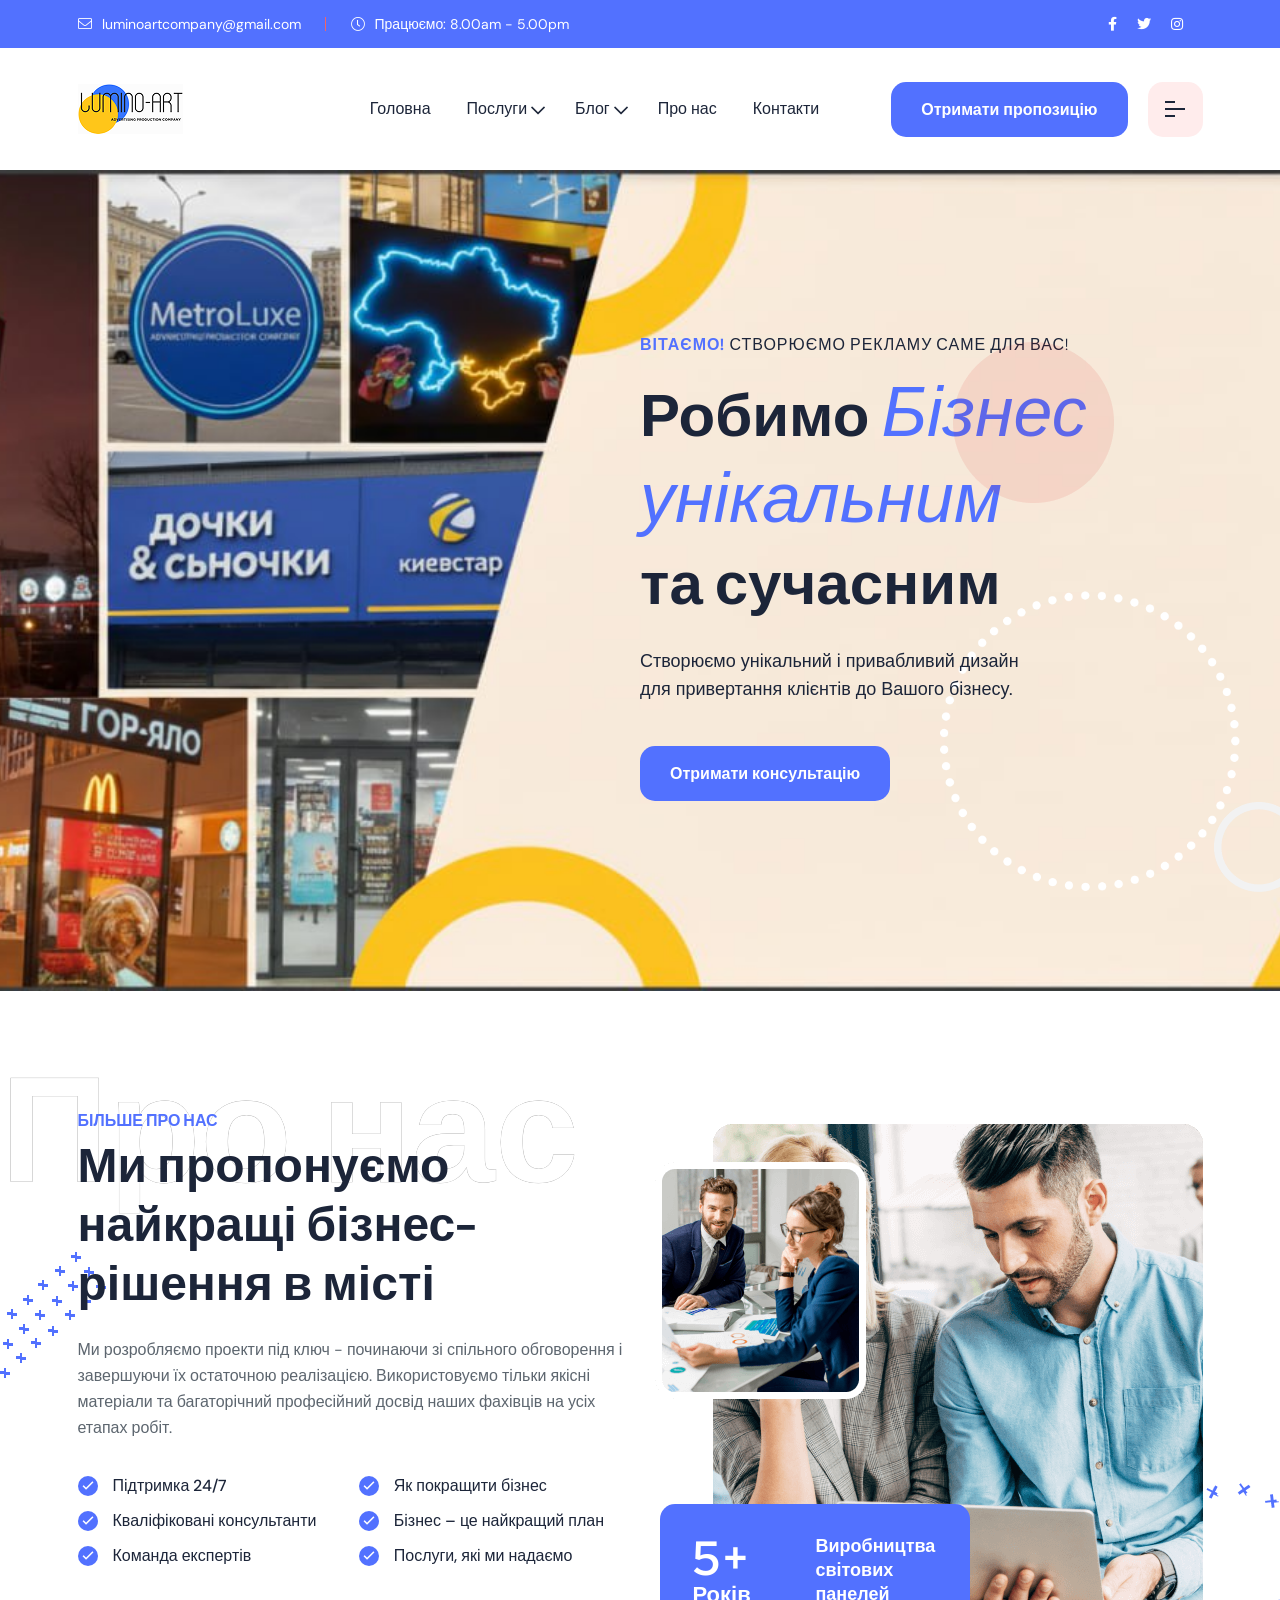
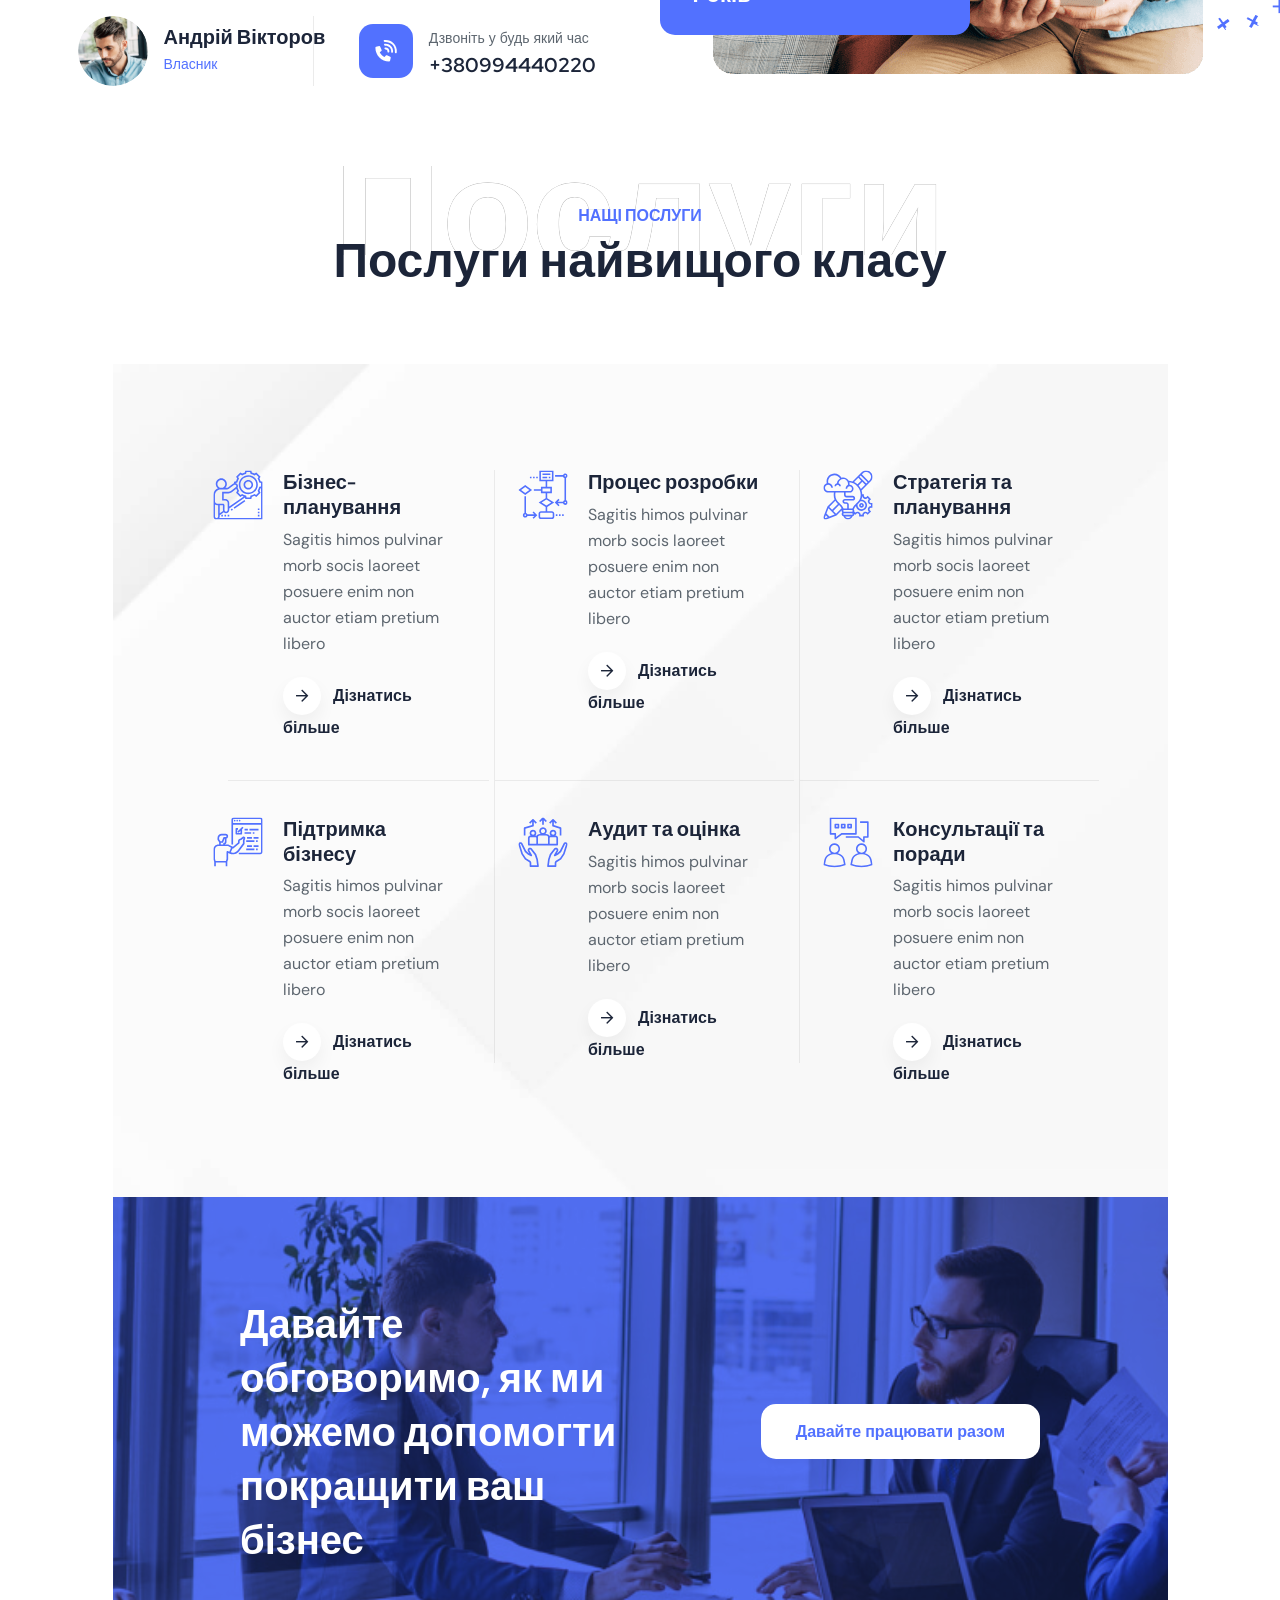
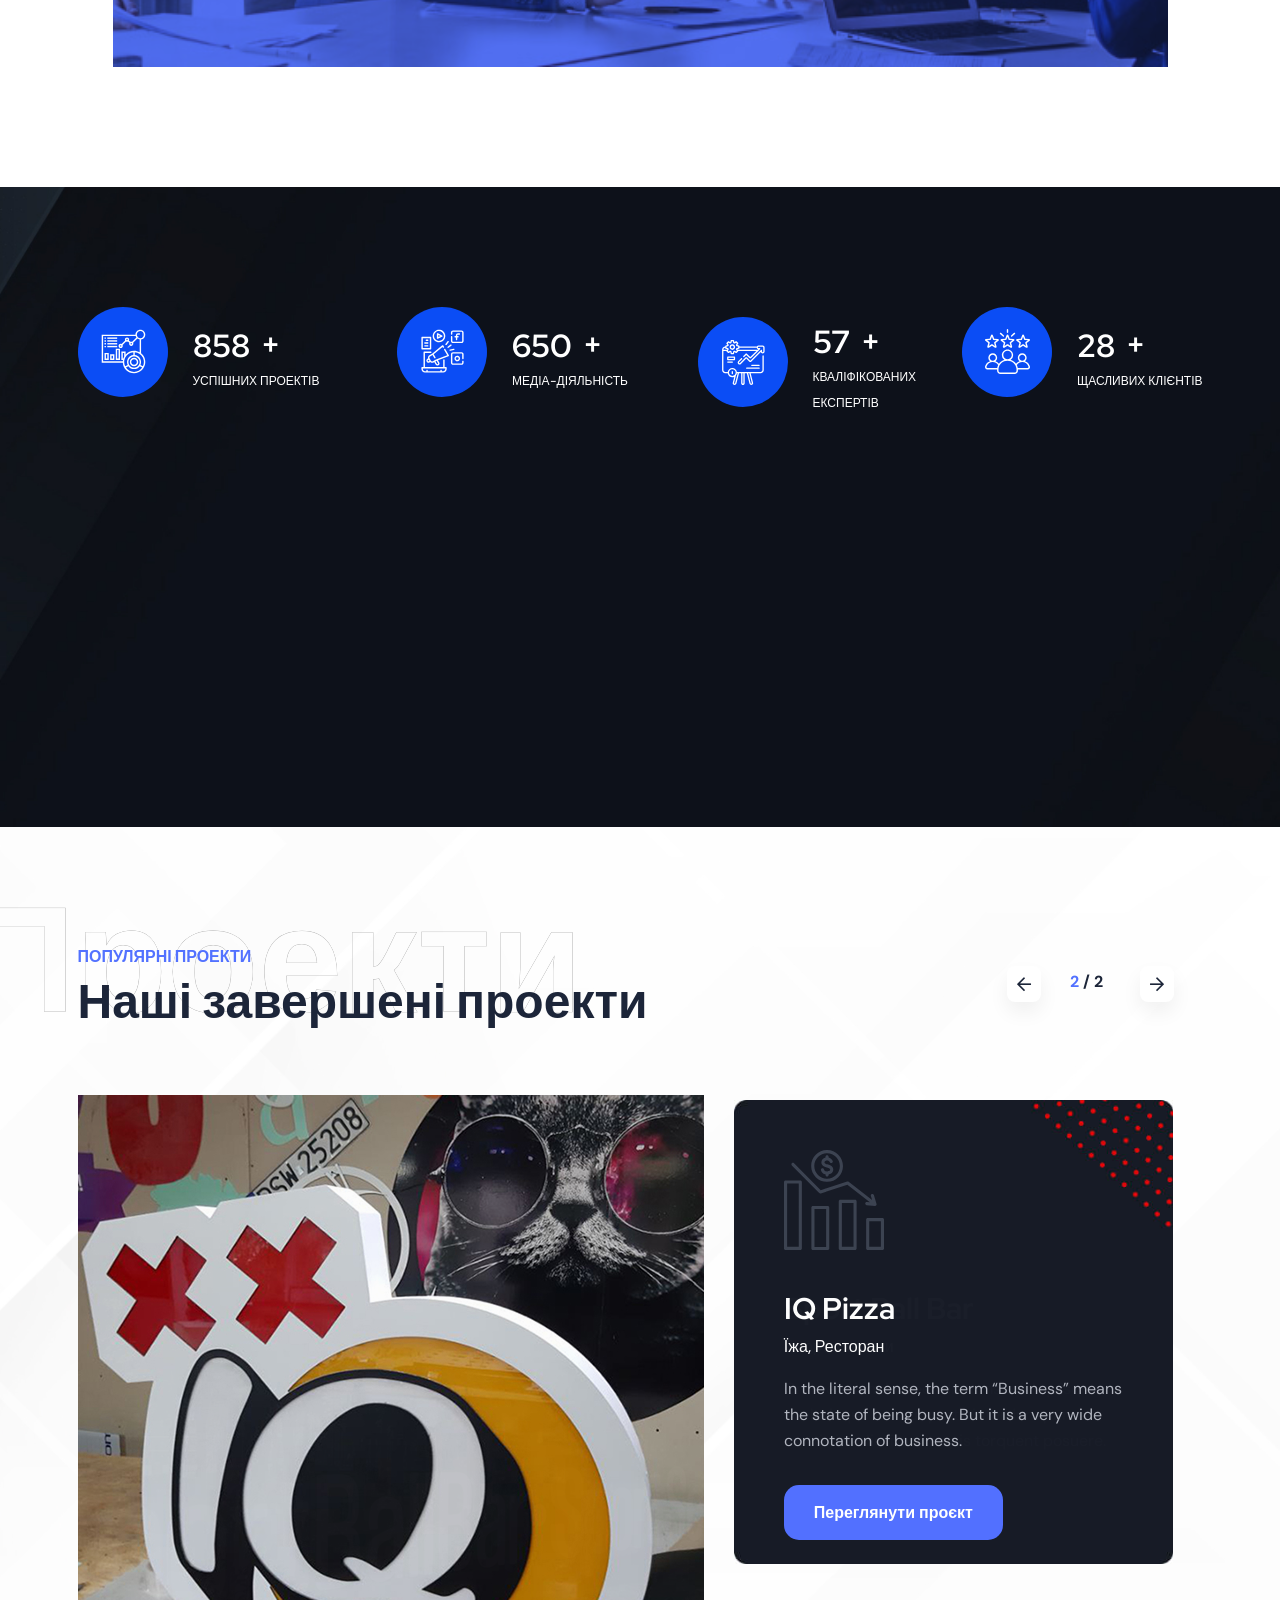
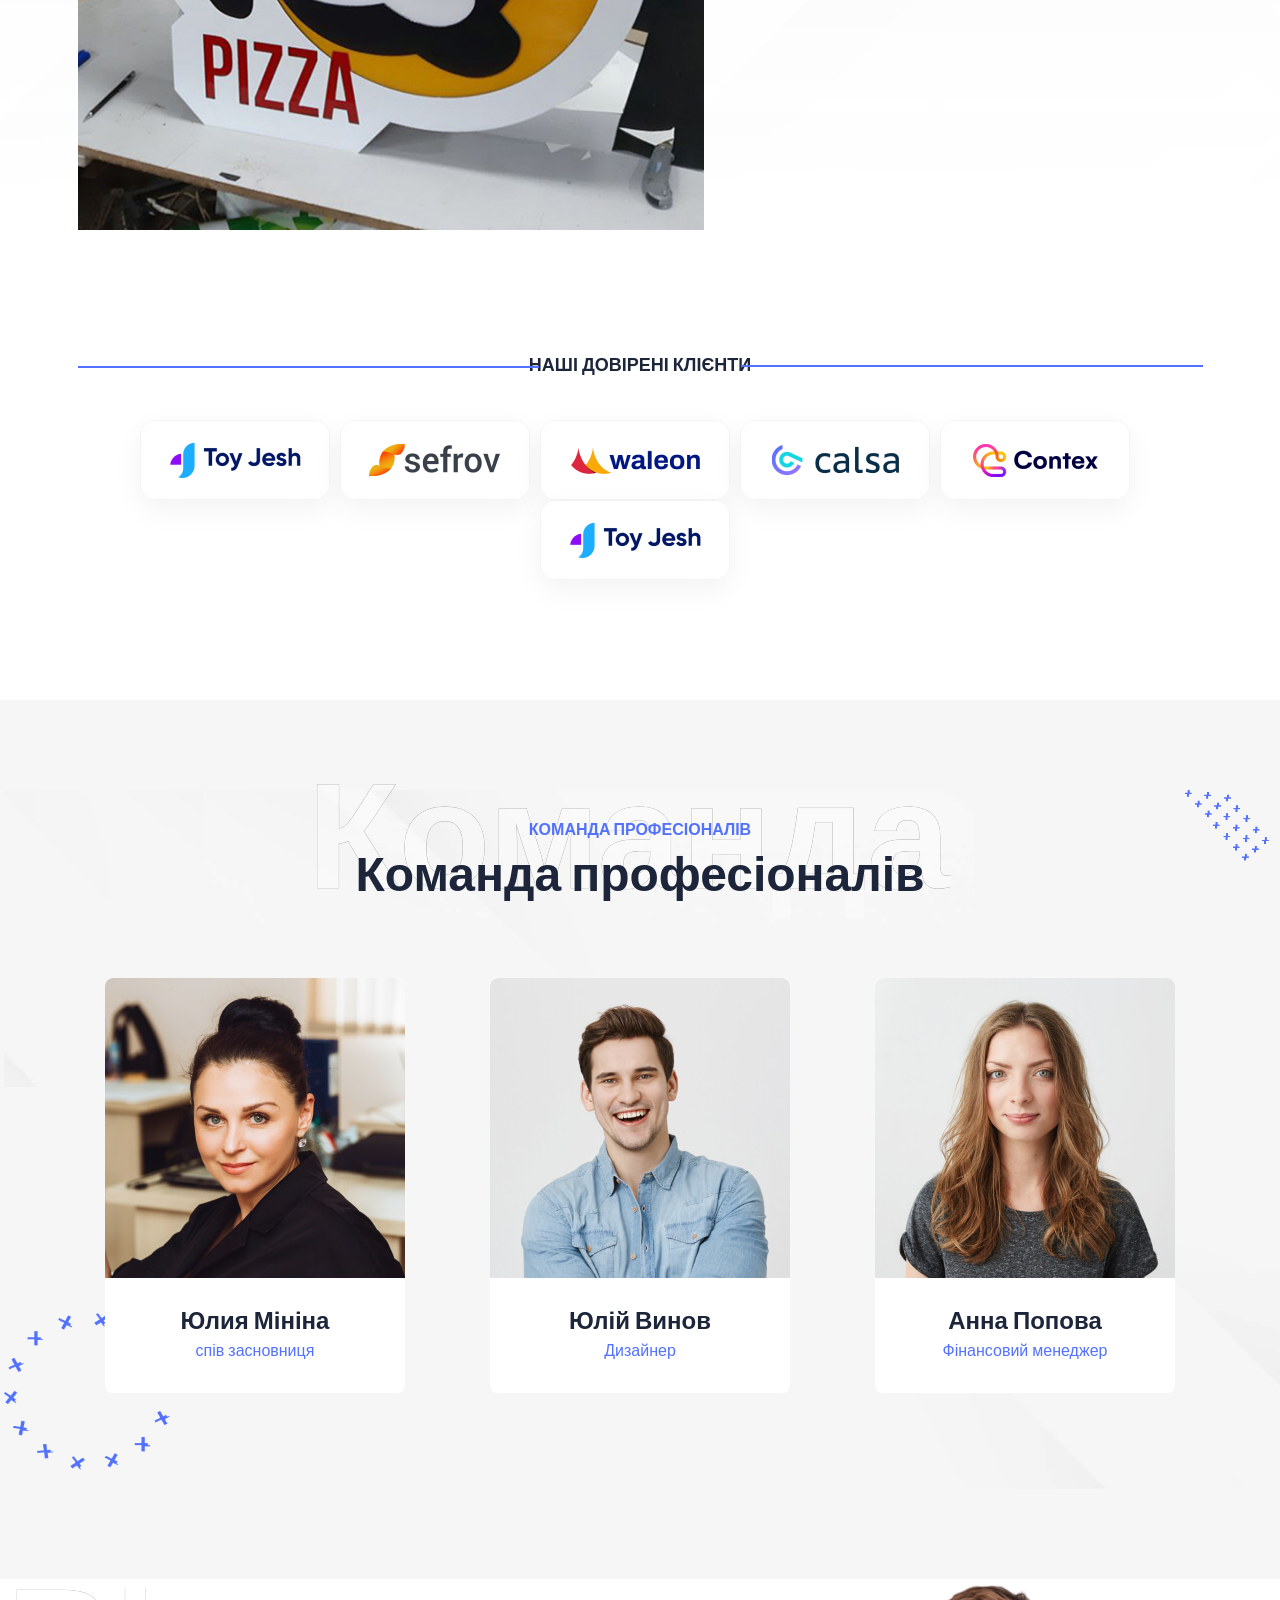
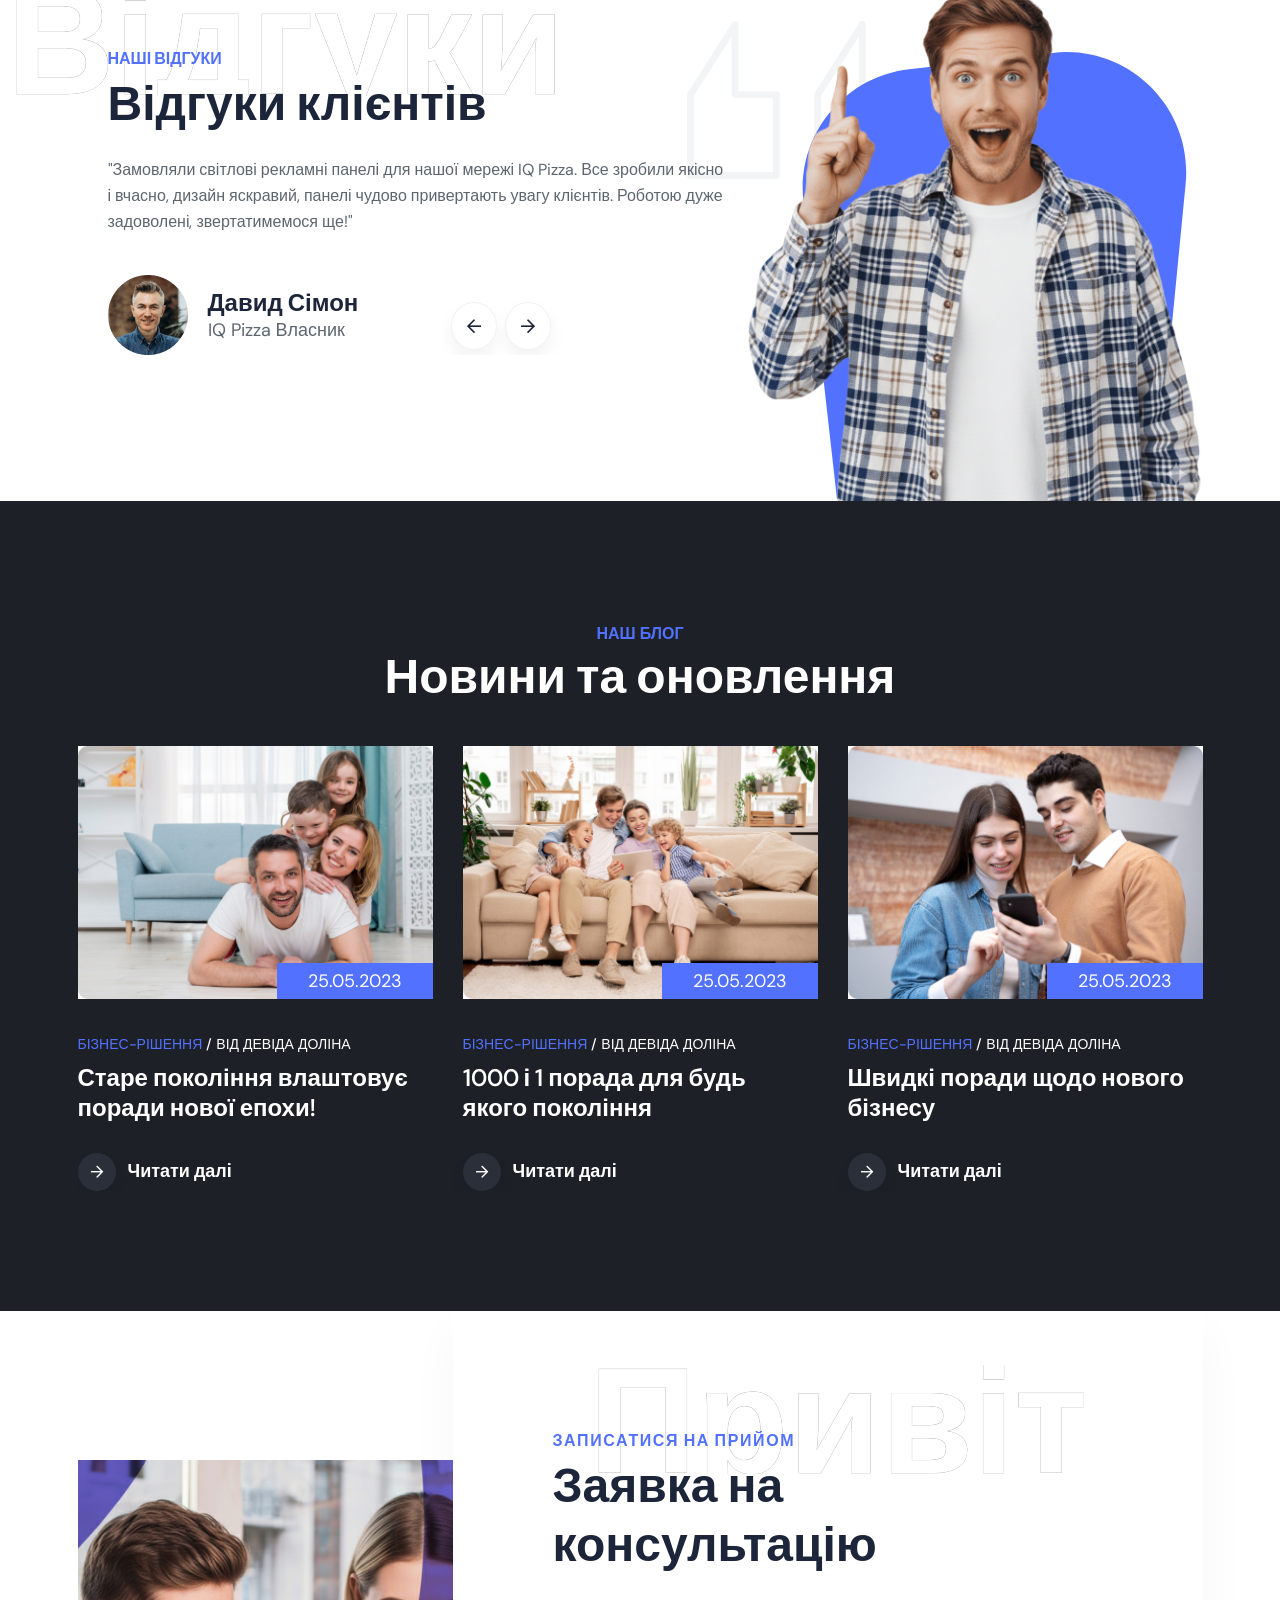
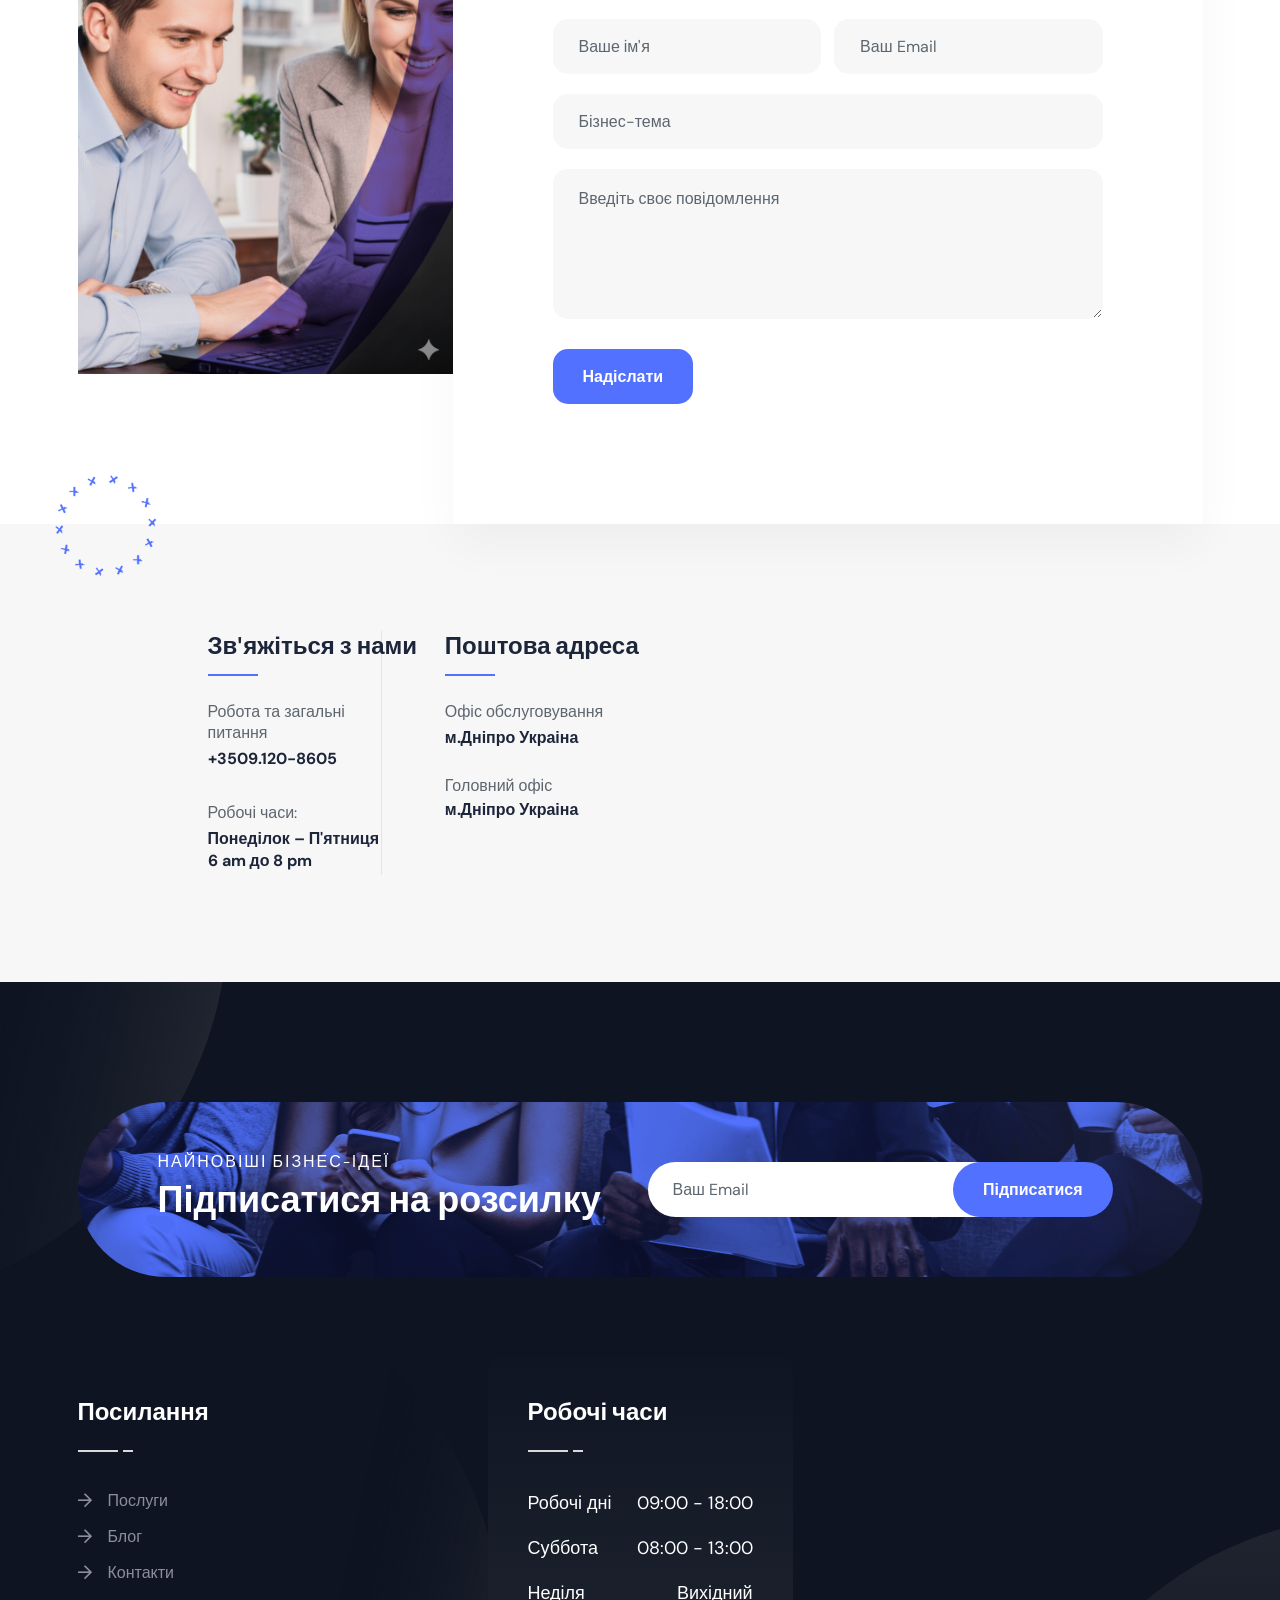
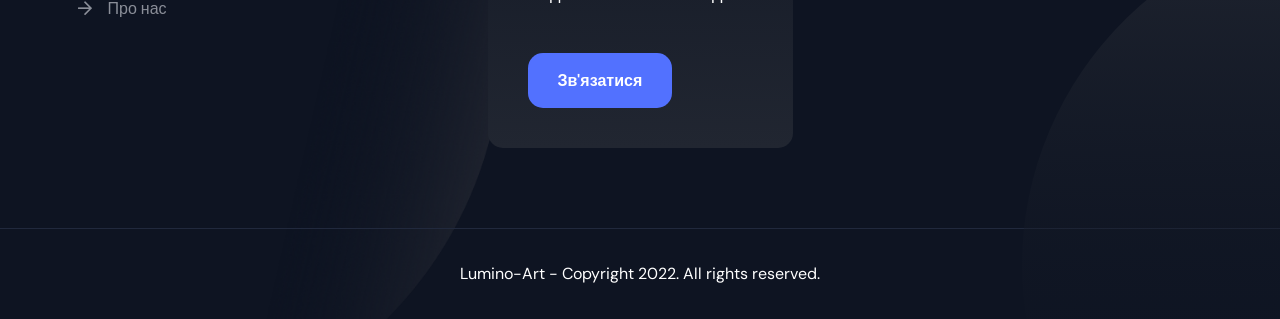
<file: index.html>
<!DOCTYPE html>
<html lang="ua">

<head>
    <meta charset="UTF-8">
    <meta http-equiv="X-UA-Compatible" content="IE=edge">
    <meta name="viewport" content="width=device-width, initial-scale=1.0">
    <title>Lumino-Art</title>
    <link rel="shortcut icon" type="image/x-icon" href="assets/images/fav.png">
    <link rel="stylesheet" href="assets/css/plugins/swiper.min.css">
    <link rel="stylesheet" href="assets/css/plugins/fontawesome-5.css">
    <link rel="stylesheet" href="assets/css/plugins/animate.min.css">
    <link rel="stylesheet" href="assets/css/plugins/unicons.css">
    <link rel="stylesheet" href="assets/css/vendor/bootstrap.min.css">
    <link rel="stylesheet" href="assets/css/style.css">
</head>

<body>

    <!-- start header area -->
    <!-- start header area -->
    <header class="header--sticky header-one ">
        <div class="header-top header-top-one bg-1">
            <div class="container">
                <div class="row">
                    <div class="col-lg-6 d-xl-block d-none">
                        <div class="left">
                            <div class="mail">
                                <a href="mailto:luminoartcompany@gmail.com"><i class="fal fa-envelope"></i> luminoartcompany@gmail.com</a>
                            </div>
                            <div class="working-time">
                                <p><i class="fal fa-clock"></i> Працюємо: 8.00am - 5.00pm</p>
                            </div>
                        </div>
                    </div>
                    <div class="col-lg-6 d-xl-block d-none">
                        <div class="right height--mod">
                            <ul class="social-wrapper-one">
                                <li><a href="#"><i class="fab fa-facebook-f"></i></a></li>
                                <li><a href="#"><i class="fab fa-twitter"></i></a></li>
                                <li><a href="#"><i class="fab fa-instagram"></i></a></li>
                            </ul>
                        </div>
                    </div>
                </div>
            </div>
        </div>
        <div class="header-main-one bg-white">
            <div class="container">
                <div class="row">
                    <div class="col-xl-3 col-lg-4 col-md-4 col-sm-4 col-4">
                        <div class="thumbnail">
                            <a href="index.html">
                                <img src="assets/images/logo/logo-main.png" alt="finbiz-logo">
                            </a>
                        </div>
                    </div>
                    <div class=" col-xl-9 col-lg-8 col-md-8 col-sm-8 col-8">
                        <div class="main-header">
                            <nav class="nav-main mainmenu-nav d-none d-xl-block">
                                <ul class="mainmenu">
                                    <li>
                                        <a class="nav-link" href="index.html">Головна</a>
                                    </li>
                                    <li class="has-droupdown">
                                        <a class="nav-link" href="portfolio-style-5.html">Послуги</a>
                                        <ul class="submenu menu-link3">
                                            <li><a href="project-details.html">Вивіски</a></li>
                                            <li><a href="project-details.html">Об'ємні літери</a></li>
                                            <li><a href="project-details.html">Неон і гнучкий неон</a></li>
                                            <li><a href="project-details.html">Лайтбокси</a></li>
                                            <li><a href="project-details.html">Рекламне оформлення</a></li>
                                            <li><a href="project-details.html">POS-матеріали</a></li>
                                            <li><a href="project-details.html">Брендування скла</a></li>
                                            <li><a href="project-details.html">Широкоформатний друк</a></li>
                                            <li><a href="project-details.html">Бренедування транспорту</a></li>
                                        </ul>
                                    </li>
                                    <li class="has-droupdown">
                                        <a class="nav-link" href="blog-grid.html">Блог</a>
                                        <ul class="submenu">
                                            <li><a href="blog-details.html">Який тип вивіски обрати</a></li>
                                            <li><a href="blog-details.html">Що треба знати про вивіски</a></li>
                                        </ul>
                                    </li>
                                    <li><a class="nav-item" href="about-us.html">Про нас</a></li>
                                    <li><a class="nav-item" href="contactus.html">Контакти</a></li>
                                </ul>
                            </nav>
                            <div class="button-area">
                                <a href="#" class="rts-btn btn-primary ml--20 ml_sm--5 header-one-btn quote-btn">Отримати пропозицію</a>
                                <button id="menu-btn" class="menu rts-btn btn-primary-alta ml--20 ml_sm--5">
                                    <img class="menu-dark" src="assets/images/icon/menu.png" alt="Menu-icon">
                                    <img class="menu-light" src="assets/images/icon/menu-light.png" alt="Menu-icon">
                                </button>
                            </div>
                        </div>
                    </div>
                </div>
            </div>
        </div>
    </header>
    <!-- End header area -->

    <div id="side-bar" class="side-bar">
        <button class="close-icon-menu"><i class="far fa-times"></i></button>
        <!-- inner menu area desktop start -->
        <div class="rts-sidebar-menu-desktop">
            <a class="logo-1" href="index.html"><img class="logo" src="assets/images/logo/logo-main.png" alt="finbiz_logo"></a>
            <div class="body d-none d-xl-block">
                <p class="disc">
                    Створюємо унікальний і привабливий дизайн для привертання клієнтів до Вашого бізнесу.
                </p>
                <div class="get-in-touch">
                    <!-- title -->
                    <div class="h6 title">Зв'яжіться з нами</div>
                    <!-- title End -->
                    <div class="wrapper">
                        <!-- single -->
                        <div class="single">
                            <i class="fas fa-phone-alt"></i>
                            <a href="#">+380994440220</a>
                        </div>
                        <!-- single ENd -->
                        <!-- single -->
                        <div class="single">
                            <i class="fas fa-envelope"></i>
                            <a href="#">luminoartcompany@gmail.comm</a>
                        </div>
                        <!-- single ENd -->
                        <!-- single -->
                        <div class="single">
                            <i class="fas fa-globe"></i>
                            <a href="#">www.webexample.com</a>
                        </div>
                        <!-- single ENd -->
                        <!-- single -->
                        <div class="single">
                            <i class="fas fa-map-marker-alt"></i>
                            <a href="#">Україна, м.Дніпро</a>
                        </div>
                        <!-- single ENd -->
                    </div>
                    <div class="social-wrapper-two menu">
                        <a href="#"><i class="fab fa-facebook-f"></i></a>
                        <a href="#"><i class="fab fa-instagram"></i></a>
                    </div>
                </div>
            </div>
            <div class="body-mobile d-block d-xl-none">
                <nav class="nav-main mainmenu-nav">
                    <ul class="mainmenu">
                        <li class="has-droupdown menu-item">
                            <a class="menu-link" href="#">Home</a>
                            <ul class="submenu">
                                <li>
                                    <ul>
                                        <a href="#0" class="tag">Homepages</a>
                                        <li class="mobile-menu-link"><a href="index.html">Main Home</a></li>
                                        <li class="mobile-menu-link"><a href="index-two.html">Consulting Home</a></li>
                                        <li class="mobile-menu-link"><a href="index-three.html">Corporate Home</a></li>
                                        <li class="mobile-menu-link"><a href="index-four.html">Insurance Home</a></li>
                                        <li class="mobile-menu-link"><a href="index-five.html">Marketing Home</a></li>
                                        <li class="mobile-menu-link"><a href="index-six.html">Finance Home</a></li>
                                        <li class="mobile-menu-link"><a href="index-seven.html">Human Resources</a></li>
                                        <li class="mobile-menu-link"><a href="index-eight.html">IT Solutions</a></li>
                                        <li class="mobile-menu-link"><a href="onepage-nine.html">Modern Agency</a></li>
                                        <li class="mobile-menu-link"><a href="onepage-ten.html">Startup Agency</a></li>
                                        <li class="mobile-menu-link"><a href="onepage-eleven.html">Branding-Agency</a></li>
                                    </ul>
                                </li>
                                <li>
                                    <ul>
                                        <a href="#0" class="tag">Onepages</a>
                                        <li class="mobile-menu-link"><a href="onepage-one.html">Main Home Onepage</a></li>
                                        <li class="mobile-menu-link"><a href="onepage-two.html">Consulting Home Onepage</a></li>
                                        <li class="mobile-menu-link"><a href="onepage-three.html">Corporate Home Onepage</a></li>
                                        <li class="mobile-menu-link"><a href="onepage-four.html">Insurance Home Onepage</a></li>
                                        <li class="mobile-menu-link"><a href="onepage-five.html">Marketing Home Onepage</a></li>
                                        <li class="mobile-menu-link"><a href="onepage-six.html">Finance Home Onepage</a></li>
                                        <li class="mobile-menu-link"><a href="onepage-seven.html">Human Resources Onepage</a></li>
                                        <li class="mobile-menu-link"><a href="onepage-eight.html">IT Solutions Onepage</a></li>
                                        <li class="mobile-menu-link"><a href="onepage-nine.html">Modern Agency</a></li>
                                        <li class="mobile-menu-link"><a href="onepage-ten.html">Startup Agency</a></li>
                                        <li class="mobile-menu-link"><a href="onepage-eleven.html">Branding-Agency</a></li>

                                    </ul>
                                </li>
                            </ul>
                        </li>
                        <li class="menu-item"><a class="menu-link" href="about-us.html">About Us</a></li>
                        <li class="has-droupdown menu-item">
                            <a class="menu-link" href="#">Services</a>
                            <ul class="submenu">
                                <li class="has-droupdown sub-droupdown">
                                    <a href="#">Our Service</a>
                                    <ul class="submenu third-lvl mobile-menu">
                                        <li><a href="our-service.html">Service 1</a></li>
                                        <li><a href="service-2.html">Service 2</a></li>
                                        <li><a href="service-3.html">Service 3</a></li>
                                    </ul>
                                </li>
                                <li class="mobile-menu-link"><a href="service-details.html">Service Details</a></li>
                            </ul>
                        </li>
                        <li class="has-droupdown menu-item">
                            <a class="menu-link" href="#">Pages</a>
                            <ul class="submenu">
                                <li class="mobile-menu-link"><a href="project.html">Project</a></li>
                                <li class="mobile-menu-link"><a href="project-details.html">Project Details</a></li>
                                <li class="mobile-menu-link"><a href="team.html">Team</a></li>
                                <li class="mobile-menu-link"><a href="team-details.html">Team Details</a></li>
                                <li class="mobile-menu-link"><a href="appoinment.html">appoinment</a></li>
                                <li class="mobile-menu-link"><a href="price-plan.html">Price Plan</a></li>
                                <li class="mobile-menu-link"><a href="404.html">404 Page</a></li>
                            </ul>
                        </li>
                        <li class="has-droupdown menu-item">
                            <a class="menu-link" href="#">Blog</a>
                            <ul class="submenu">
                                <li class="mobile-menu-link"><a href="blog-list.html">Blog List</a></li>
                                <li class="mobile-menu-link"><a href="blog-grid.html">Blog Grid</a></li>
                                <li class="mobile-menu-link"><a href="blog-details.html">Blog Details</a></li>
                            </ul>
                        </li>
                        <li class="menu-item menu-item"><a class="menu-link" href="contactus.html">Contact</a></li>
                    </ul>
                </nav>
                <div class="social-wrapper-two menu mobile-menu">
                    <a href="#"><i class="fab fa-facebook-f"></i></a>
                    <a href="#"><i class="fab fa-twitter"></i></a>
                    <a href="#"><i class="fab fa-instagram"></i></a>
                    <a href="#"><i class="fab fa-whatsapp"></i></a>
                    <!-- <a href="#"><i class="fab fa-linkedin"></i></a> -->
                </div>
                <a href="#" class="rts-btn btn-primary ml--20 ml_sm--5 header-one-btn quote-btnmenu">Get Quote</a>
            </div>
        </div>
        <!-- inner menu area desktop End -->
    </div>

    <div id="anywhere-home">
    </div>
    <!-- ENd Header Area -->

    <!-- banner blank space area -->
    <div class="rts-banner-area rts-banner-one">
        <div class="swiper mySwiper banner-one">
            <div class="swiper-wrapper">
                <div class="swiper-slide">
                    <!-- banner single content -->
                    <div class="banner-one-inner text-start">
                        <p class="pre-title">
                            <span>Вітаємо!</span> Створюємо рекламу саме для вас!
                        </p>
                        <h1 class="title ">Робимо <span>Бізнес унікальним</span> <br>та сучасним</h1>
                        <p class="disc banner-para">
                            Створюємо унікальний і привабливий дизайн<br> для привертання клієнтів до Вашого бізнесу.
                        </p>
                        <a href="#" class="rts-btn btn-primary color-h-black">Отримати консультацію</a>
                        <img class="shape-img one" src="assets/images/banner/shape/01.png" alt="banner_business">
                    </div>
                    <!-- banner single content end -->
                </div>
                <div class="swiper-slide two">
                    <!-- banner single content -->
                    <div class="banner-one-inner text-start">
                        <p class="pre-title">
                            <span>Вітаємо!</span> Почніть розвивати свій бізнес сьогодні
                        </p>
                        <h1 class="title ">Запустіть <span>Ультрасучасний</span> <br> Ефективний бізнес</h1>
                        <p class="disc banner-para">
                            Наша компанія надає повний спектр послуг щодо створення зовнішньої<br>
                            та інтер'єрної реклами
                            для вашого бізнесу, товарів і послуг.
                        </p>
                        <a href="#" class="rts-btn btn-primary color-h-black">Get Consultant</a>
                        <img class="shape-img one" src="assets/images/banner/shape/01.png" alt="banner_business">
                    </div>
                    <!-- banner single content end -->
                </div>
            </div>
            <div class="swiper-pagination"></div>
        </div>
        <div class="animation-img">
            <img class="shape-img two" src="assets/images/banner/shape/02.png" alt="banner_business">
            <img class="shape-img three" src="assets/images/banner/shape/03.png" alt="banner_business">
        </div>
    </div>
    <!-- banner blank space area end -->

    <!-- rts about us section start -->
    <div class="rts-about-area rts-section-gap bg-about-sm-shape">
        <div class="container">
            <div class="row g-5 align-items-center">
                <!-- about left -->
                <div class="col-lg-6 col-md-12 col-sm-12 col-12 order-lg-1 order-md-2 order-sm-2 order-2 mt_md--50 mt_sm--50">
                    <div class="rts-title-area">
                        <p class="pre-title">
                            Більше про нас
                        </p>
                        <h2 class="title">Ми пропонуємо найкращі бізнес-рішення в місті</h2>
                    </div>
                    <div class="about-inner">
                        <p class="disc">
                            Ми розробляємо проекти під ключ - починаючи зі спільного обговорення і завершуючи їх остаточною реалізацією.
                            Використовуємо тільки якісні матеріали та багаторічний професійний досвід наших фахівців на усіх етапах робіт.
                        </p>
                        <!-- start about success area -->
                        <div class="row about-success-wrapper">
                            <!-- left wrapper start -->
                            <div class="col-lg-6 col-md-6">
                                <div class="single">
                                    <i class="far fa-check"></i>
                                    <p class="details">Підтримка 24/7</p>
                                </div>
                                <div class="single">
                                    <i class="far fa-check"></i>
                                    <p class="details">Кваліфіковані консультанти</p>
                                </div>
                                <div class="single">
                                    <i class="far fa-check"></i>
                                    <p class="details">Команда експертів</p>
                                </div>
                            </div>
                            <!-- left wrapper end -->
                            <div class="col-lg-6 col-md-6">
                                <div class="single">
                                    <i class="far fa-check"></i>
                                    <p class="details">Як покращити бізнес
                                    </p>
                                </div>
                                <div class="single">
                                    <i class="far fa-check"></i>
                                    <p class="details">Бізнес – це найкращий план</p>
                                </div>
                                <div class="single">
                                    <i class="far fa-check"></i>
                                    <p class="details">Послуги, які ми надаємо</p>
                                </div>
                            </div>
                        </div>
                        <!-- start about success area -->

                        <!-- about founder & get in touch start -->
                        <div class="row about-founder-wrapper align-items-center mt--40">
                            <!-- left area start -->
                            <div class="col-lg-6 col-md-6 col-sm-6 col-12">
                                <div class="author-inner">
                                    <a class="thumbnail" href="#"><img src="assets/images/about/sm-01.png" alt="finbiz_founder"></a>
                                    <div class="founder-details">
                                        <a href="team-details.html">
                                            <h6 class="title">Андрій Вікторов</h6>
                                        </a>
                                        <span>Власник</span>
                                    </div>
                                </div>
                            </div>
                            <!-- left area end -->
                            <!-- right founder area -->
                            <div class="col-lg-6 col-md-6 col-sm-6 col-12 mt_sm--20">
                                <div class="author-call-option">
                                    <img class="authore-call" src="assets/images/about/call.svg" alt="call_founder">
                                    <div class="call-details">
                                        <span>Дзвоніть у будь який час</span>
                                        <a href="tel:+380994440220">
                                            <h6 class="title">+380994440220</h6>
                                        </a>
                                    </div>
                                </div>
                            </div>
                            <!-- left founder area -->
                        </div>
                        <!-- about founder & get in touch end -->
                    </div>
                </div>
                <!-- about right -->

                <!-- about-right Start-->
                <div class="col-lg-6 col-md-12 col-sm-12 col-12 order-lg-2 order-md-1 order-sm-1 order-1">
                    <div class="about-one-thumbnail">
                        <img src=" assets/images/about/main/about-01.png" alt="about-finbiz">
                        <img class="small-img" src="assets/images/about/main/about-02.png" alt="finbiz-small">
                        <div class="experience">
                            <div class="left single">
                                <h2 class="title">5+</h2>
                                <p class="time">Років</p>
                            </div>
                            <div class="right single">
                                <p class="disc">
                                    Виробництва
                                    світових панелей
                                </p>
                            </div>
                        </div>
                    </div>
                </div>
                <!-- about-right end -->
            </div>
        </div>
    </div>
    <!-- rts about us section end -->

    <!-- rts service post area  Start-->
    <div class="rts-service-area rts-section-gapBottom">
        <div class="container">
            <div class="row">
                <div class="col-12">
                    <div class="rts-title-area service text-center">
                        <p class="pre-title">
                            Нащі послуги
                        </p>
                        <h2 class="title">Послуги найвищого класу</h2>
                    </div>
                </div>
            </div>
        </div>
        <div class="container-fluid service-main plr--120-service mt--50 plr_md--0 pl_sm--0 pr_sm--0">
            <div class="background-service row">
                <!-- start single Service -->
                <div class="col-xl-4 col-lg-6 col-md-6 col-sm-12 col-12">
                    <div class="service-one-inner one">
                        <div class="thumbnail">
                            <img src="assets/images/service/icon/01.svg" alt="finbiz_service">
                        </div>
                        <div class="service-details">
                            <a href="service-details.html">
                                <h5 class="title">Бізнес-планування</h5>
                            </a>
                            <p class="disc">
                                Sagitis himos pulvinar morb socis laoreet posuere enim non auctor etiam pretium libero
                            </p>
                            <a class="rts-read-more btn-primary" href="service-details.html"><i
                                    class="far fa-arrow-right"></i>Дізнатись більше</a>
                        </div>
                    </div>
                </div>
                <!-- end single Services -->
                <!-- start single Service -->
                <div class="col-xl-4 col-lg-6 col-md-6 col-sm-12 col-12">
                    <div class="service-one-inner two">
                        <div class="thumbnail">
                            <img src="assets/images/service/icon/02.svg" alt="finbiz_service">
                        </div>
                        <div class="service-details">
                            <a href="service-details.html">
                                <h5 class="title">Процес розробки</h5>
                            </a>
                            <p class="disc">
                                Sagitis himos pulvinar morb socis laoreet posuere enim non auctor etiam pretium libero
                            </p>
                            <a class="rts-read-more btn-primary" href="service-details.html"><i
                                    class="far fa-arrow-right"></i>Дізнатись більше</a>
                        </div>
                    </div>
                </div>
                <!-- end single Services -->
                <!-- start single Service -->
                <div class="col-xl-4 col-lg-6 col-md-6 col-sm-12 col-12">
                    <div class="service-one-inner three">
                        <div class="thumbnail">
                            <img src="assets/images/service/icon/03.svg" alt="finbiz_service">
                        </div>
                        <div class="service-details">
                            <a href="service-details.html">
                                <h5 class="title">Стратегія та планування</h5>
                            </a>
                            <p class="disc">
                                Sagitis himos pulvinar morb socis laoreet posuere enim non auctor etiam pretium libero
                            </p>
                            <a class="rts-read-more btn-primary" href="service-details.html"><i
                                    class="far fa-arrow-right"></i>Дізнатись більше</a>
                        </div>
                    </div>
                </div>
                <!-- end single Services -->
                <!-- start single Service -->
                <div class="col-xl-4 col-lg-6 col-md-6 col-sm-12 col-12">
                    <div class="service-one-inner four">
                        <div class="thumbnail">
                            <img src="assets/images/service/icon/04.svg" alt="finbiz_service">
                        </div>
                        <div class="service-details">
                            <a href="service-details.html">
                                <h5 class="title">Підтримка бізнесу</h5>
                            </a>
                            <p class="disc">
                                Sagitis himos pulvinar morb socis laoreet posuere enim non auctor etiam pretium libero
                            </p>
                            <a class="rts-read-more btn-primary" href="service-details.html"><i
                                    class="far fa-arrow-right"></i>Дізнатись більше</a>
                        </div>
                    </div>
                </div>
                <!-- end single Services -->
                <!-- start single Service -->
                <div class="col-xl-4 col-lg-6 col-md-6 col-sm-12 col-12">
                    <div class="service-one-inner five">
                        <div class="thumbnail">
                            <img src="assets/images/service/icon/05.svg" alt="finbiz_service">
                        </div>
                        <div class="service-details">
                            <a href="service-details.html">
                                <h5 class="title">Аудит та оцінка</h5>
                            </a>
                            <p class="disc">
                                Sagitis himos pulvinar morb socis laoreet posuere enim non auctor etiam pretium libero
                            </p>
                            <a class="rts-read-more btn-primary" href="service-details.html"><i
                                    class="far fa-arrow-right"></i>Дізнатись більше</a>
                        </div>
                    </div>
                </div>
                <!-- end single Services -->
                <!-- start single Service -->
                <div class="col-xl-4 col-lg-6 col-md-6 col-sm-12 col-12">
                    <div class="service-one-inner six">
                        <div class="thumbnail">
                            <img src="assets/images/service/icon/06.svg" alt="finbiz_service">
                        </div>
                        <div class="service-details">
                            <a href="service-details.html">
                                <h5 class="title">Консультації та поради</h5>
                            </a>
                            <p class="disc">
                                Sagitis himos pulvinar morb socis laoreet posuere enim non auctor etiam pretium libero
                            </p>
                            <a class="rts-read-more btn-primary" href="service-details.html"><i
                                    class="far fa-arrow-right"></i>Дізнатись більше</a>
                        </div>
                    </div>
                </div>
                <!-- end single Services -->
            </div>
            <div class="row">
                <div class="cta-one-bg col-12">
                    <div class="cta-one-inner">
                        <div class="cta-left">
                            <h3 class="title">Давайте обговоримо, як ми можемо допомогти покращити ваш бізнес</h3>
                        </div>
                        <div class="cta-right">
                            <a class="rts-btn btn-white" href="appoinment.html">Давайте працювати разом</a>
                        </div>
                    </div>
                </div>
            </div>
        </div>
    </div>
    <!-- rts service post area ENd -->


    <!-- rts-counter up area start -->
    <div class="rts-counter-up-area rts-section-gap counter-bg">
        <div class="container">
            <div class="row">
                <!-- counter up area -->
                <div class="col-xl-3 col-lg-4 col-md-6 col-sm-6 col-12">
                    <div class="single-counter">
                        <img src="assets/images/counterup/icon/09.svg" alt="Business_counter">
                        <div class="counter-details">
                            <h2 class="title"><span class="counter animated fadeInDownBig">858</span></h2>
                            <p class="disc">Успішних проектів</p>
                        </div>
                    </div>
                </div>
                <!-- counter up area -->
                <!-- counter up area -->
                <div class="col-xl-3 col-lg-4 col-md-6 col-sm-6 col-12">
                    <div class="single-counter pl--10 justify-content-center two pl--30">
                        <img src="assets/images/counterup/icon/10.svg" alt="Business_counter">
                        <div class="counter-details">
                            <h2 class="title"><span class="counter animated fadeInDownBig">650</span></h2>
                            <p class="disc">Медіа-діяльність</p>
                        </div>
                    </div>
                </div>
                <!-- counter up area -->
                <!-- counter up area -->
                <div class="col-xl-3 col-lg-4 col-md-6 col-sm-6 col-12">
                    <div class="single-counter pl--10 justify-content-center three pl--50">
                        <img src="assets/images/counterup/icon/11.svg" alt="Business_counter">
                        <div class="counter-details">
                            <h2 class="title"><span class="counter animated fadeInDownBig">57</span></h2>
                            <p class="disc">Кваліфікованих експертів</p>
                        </div>
                    </div>
                </div>
                <!-- counter up area -->
                <!-- counter up area -->
                <div class="col-xl-3 col-lg-4 col-md-6 col-sm-6 col-12">
                    <div class="single-counter pl--10 justify-content-end four">
                        <img src="assets/images/counterup/icon/12.svg" alt="Business_counter">
                        <div class="counter-details">
                            <h2 class="title happy"><span class="counter animated fadeInDownBig">28</span></h2>
                            <p class="disc">Щасливих клієнтів</p>
                        </div>
                    </div>
                </div>
                <!-- counter up area -->
            </div>
        </div>
    </div>
    <!-- rts-counter up area end -->

    <!-- start gallery section -->
    <div class="rts-gallery-area rts-section-gap gallery-bg bg_image">
        <div class="container">
            <div class="row">
                <div class="rts-title-area gallery text-start pl_sm--20">
                    <p class="pre-title">
                        Популярні проекти
                    </p>
                    <h2 class="title">Наші завершені проекти</h2>
                </div>
            </div>
            <div class="row mt--45">
                <div class="col-12">
                    <div class="swiper mygallery mySwipers">
                        <div class="swiper-wrapper gallery">
                            <div class="swiper-slide">
                                <div class="row g-5 w-g-100">
                                    <div class="col-lg-7 col-md-12 col-sm-12 col-12">
                                        <div class="thumbnail-gallery">
                                            <img src="assets/images/gallery/project-1.jpg" alt="business-images">
                                        </div>
                                    </div>
                                    <div class="col-lg-5 col-md-12 col-sm-12 col-12">
                                        <div class="bg-right-gallery">
                                            <div class="icon">
                                                <img src="assets/images/gallery/icon/01.svg" alt="Business-gallery">
                                            </div>
                                            <a href="#">
                                                <h4 class="title">Sport Ball Bar</h4>
                                            </a>
                                            <span>Спорт, Розваги</span>
                                            <p class="disc">Ornare etiam laoreet dictumst nisl quisque scelerisque cras
                                                ut porta interdum purus mattis iaculis litora turpis torquent posuere.
                                            </p>
                                            <a class="rts-btn btn-primary" href="project-details.html">Переглянути проєкт</a>
                                        </div>
                                    </div>
                                </div>
                            </div>
                            <div class="swiper-slide">
                                <div class="row g-5 w-g-100">
                                    <div class="col-lg-7">
                                        <div class="thumbnail-gallery">
                                            <img src="assets/images/gallery/project-2.jpg" alt="business-images">
                                        </div>
                                    </div>
                                    <div class="col-lg-5">
                                        <div class="bg-right-gallery">
                                            <div class="icon">
                                                <img src="assets/images/gallery/icon/01.svg" alt="Business-gallery">
                                            </div>
                                            <a href="#">
                                                <h4 class="title">IQ Pizza</h4>
                                            </a>
                                            <span>Їжа, Ресторан</span>
                                            <p class="disc">In the literal sense, the term “Business” means the state of
                                                being busy. But it is a very wide connotation of business.</p>
                                            <a class="rts-btn btn-primary" href="project-details.html">Переглянути проєкт</a>
                                        </div>
                                    </div>
                                </div>
                            </div>
                        </div>
                        <div class="swiper-button-next"></div>
                        <div class="swiper-button-prev"></div>
                        <div class="swiper-pagination"></div>
                    </div>
                </div>
            </div>
        </div>
    </div>
    <!-- start gallery section -->

    <!-- start trusted client section -->
    <div class="rts-trusted-client rts-section-gapBottom">
        <div class="container">
            <div class="row">
                <div class="col-12">
                    <div class="title-area-client text-center">
                        <p class="client-title">Наші довірені клієнти</p>
                    </div>
                </div>
            </div>
            <div class="row">
                <div class="client-wrapper-one">
                    <a href="#"><img src="assets/images/client/01.png" alt="business_finbiz"></a>
                    <a href="#"><img src="assets/images/client/02.png" alt="business_finbiz"></a>
                    <a href="#"><img src="assets/images/client/03.png" alt="business_finbiz"></a>
                    <a href="#"><img src="assets/images/client/04.png" alt="business_finbiz"></a>
                    <a href="#"><img src="assets/images/client/05.png" alt="business_finbiz"></a>
                    <a href="#"><img src="assets/images/client/06.png" alt="business_finbiz"></a>
                </div>
            </div>
        </div>
    </div>
    <!-- end trusted client section -->

    <!-- start team section -->
    <div class="rts-team-area rts-section-gap bg-team">
        <div class="container">
            <div class="row">
                <div class="col-12">
                    <div class="rts-title-area team text-center">
                        <p class="pre-title">
                            Команда професіоналів
                        </p>
                        <h2 class="title">Команда професіоналів</h2>
                    </div>
                </div>
            </div>
            <div class="row g-5 mt--0">

                <div class="swiper mySwiperh1_team">
                    <div class="swiper-wrapper">
                        <div class="swiper-slide">
                            <div class="team-single-one-start">
                                <div class="team-image-area">
                                    <a href="team-details.html">
                                        <img src="assets/images/team/tm/01.jpg" alt="Business_Team_single">
                                        
                                    </a>
                                </div>
                                <div class="single-details">
                                    <a href="team-details.html">
                                        <h5 class="title">Юрій Сірков</h5>
                                    </a>
                                    <p>Засновник</p>
                                </div>
                            </div>
                        </div>
                        <div class="swiper-slide">
                            <div class="team-single-one-start">
                                <div class="team-image-area">
                                    <a href="team-details.html">
                                        <img src="assets/images/team/tm/02.jpg" alt="Business_Team_single">
                                        
                                    </a>
                                </div>
                                <div class="single-details">
                                    <a href="team-details.html">
                                        <h5 class="title">Юлия Мініна</h5>
                                    </a>
                                    <p>спів засновниця</p>
                                </div>
                            </div>
                        </div>
                        <div class="swiper-slide">
                            <div class="team-single-one-start">
                                <div class="team-image-area">
                                    <a href="team-details.html">
                                        <img src="assets/images/team/tm/06.jpg" alt="Business_Team_single">
                                        
                                    </a>
                                </div>
                                <div class="single-details">
                                    <a href="team-details.html">
                                        <h5 class="title">Юлій Винов</h5>
                                    </a>
                                    <p>Дизайнер</p>
                                </div>
                            </div>
                        </div>
                        <div class="swiper-slide">
                            <div class="team-single-one-start">
                                <div class="team-image-area">
                                    <a href="team-details.html">
                                        <img src="assets/images/team/tm/08.jpg" alt="Business_Team_single">
                                        
                                    </a>
                                </div>
                                <div class="single-details">
                                    <a href="team-details.html">
                                        <h5 class="title">Анна Попова</h5>
                                    </a>
                                    <p>Фінансовий менеджер</p>
                                </div>
                            </div>
                        </div>
                    </div>
                </div>
            </div>
        </div>
    </div>
    <!-- end team section -->

    <!-- start client feed back section -->
    <div class="rts-client-feedback">
        <div class="container">
            <div class="row">
                <!-- start testimonials area -->
                <div class="col-lg-7">
                    <div class="rts-title-area reviews text-start pl--30 pt--70">
                        <p class="pre-title">
                            Наші відгуки
                        </p>
                        <h2 class="title">Відгуки клієнтів</h2>

                        <!-- swiper area start -->
                        <div class="swiper mySwipertestimonial">
                            <div class="swiper-wrapper">
                                <div class="swiper-slide">
                                    <div class="testimonial-inner">
                                        <p class="disc text-start">
                                            "Замовляли світлові рекламні панелі для нашої мережі IQ Pizza. Все зробили якісно і вчасно, дизайн яскравий, панелі чудово привертають увагу клієнтів. Роботою дуже задоволені, звертатимемося ще!"
                                        </p>
                                        <div class="testimonial-bottom-one">
                                            <div class="thumbnail">
                                                <img src="assets/images/testimonials/02.png" alt="business-testimonials">
                                            </div>
                                            <div class="details">
                                                <a href="#">
                                                    <h5 class="title">Давид Сімон</h5>
                                                </a>
                                                <span>IQ Pizza Власник</span>
                                            </div>
                                        </div>
                                    </div>
                                </div>
                                <div class="swiper-slide">
                                    <div class="testimonial-inner">
                                        <p class="disc text-start">
                                            "Дякую за класні світлові панелі! Тепер наша реклама виглядає стильно і помітно. Все зробили швидко і без зайвого клопоту.
                                        </p>
                                        <div class="testimonial-bottom-one">
                                            <div class="thumbnail">
                                                <img src="assets/images/testimonials/08.png" alt="business-testimonials">
                                            </div>
                                            <div class="details">
                                                <a href="#">
                                                    <h5 class="title">Юрій Ляпін</h5>
                                                </a>
                                                <span>My Copilot Власник</span>
                                            </div>
                                        </div>
                                    </div>
                                </div>
                            </div>
                            <div class="swiper-button-next"></div>
                            <div class="swiper-button-prev"></div>
                        </div>
                        <!-- swiper area end -->
                    </div>
                </div>
                <!-- end testimonials are -->
                <!-- images area -->
                <div class="col-lg-5">
                    <div class="rts-test-one-image-inner">
                        <img src="assets/images/testimonials/01.png" alt="business_testimobials">
                    </div>
                </div>
                <!-- image area end -->
            </div>
        </div>
    </div>
    <!-- start client feed back section End -->

    <!-- blog area start -->
    <div class="rts-blog-area rts-section-gap bg-secondary">
        <div class="container">
            <div class="row">
                <div class="col-12">
                    <div class="title-area text-center">
                        <span>Наш блог</span>
                        <h2 class="title">Новини та оновлення</h2>
                    </div>
                </div>
            </div>
            <div class="g-5 mt--20">
                <div class="swiper mySwiperh1_blog">
                    <div class="swiper-wrapper">
                        <div class="swiper-slide">
                            <div class="single-blog-one-wrapper">
                                <div class="thumbnail">
                                    <img src="assets/images/blog/10.jpg" alt="business_Blog">
                                    <div class="blog-badge">
                                        <span>25.05.2023</span>
                                    </div>
                                </div>
                                <div class="blog-content">
                                    <p><span>Бізнес-рішення </span>/ від Девіда Доліна</p>
                                    <a href="blog-details.html">
                                        <h5 class="title">Швидкі поради щодо нового бізнесу</h5>
                                    </a>
                                    <a class="rts-read-more btn-primary" href="blog-details.html"><i
                                            class="far fa-arrow-right"></i>Читати далі</a>
                                </div>
                            </div>
                        </div>
                        <div class="swiper-slide">
                            <div class="single-blog-one-wrapper">
                                <div class="thumbnail">
                                    <img src="assets/images/blog/11.jpg" alt="business_Blog">
                                    <div class="blog-badge">
                                        <span>25.05.2023</span>
                                    </div>
                                </div>
                                <div class="blog-content">
                                    <p><span>Бізнес-рішення </span>/ від Девіда Доліна</p>
                                    <a href="blog-details.html">
                                        <h5 class="title">Старе покоління влаштовує поради нової епохи!</h5>
                                    </a>
                                    <a class="rts-read-more btn-primary" href="blog-details.html"><i
                                            class="far fa-arrow-right"></i>Читати далі</a>
                                </div>
                            </div>
                        </div>
                        <div class="swiper-slide">
                            <div class="single-blog-one-wrapper">
                                <div class="thumbnail">
                                    <img src="assets/images/blog/12.jpg" alt="business_Blog">
                                    <div class="blog-badge">
                                        <span>25.05.2023</span>
                                    </div>
                                </div>
                                <div class="blog-content">
                                    <p><span>Бізнес-рішення </span>/ від Девіда Доліна</p>
                                    <a href="blog-details.html">
                                        <h5 class="title">1000 і 1 порада для будь якого покоління</h5>
                                    </a>
                                    <a class="rts-read-more btn-primary" href="blog-details.html"><i
                                            class="far fa-arrow-right"></i>Читати далі</a>
                                </div>
                            </div>
                        </div>
                    </div>
                </div>
            </div>
        </div>
    </div>
    <!-- blog area end -->

    <!-- contact area start -->
    <div class="rts-contact-area contact-one">
        <div class="container">
            <div class="row align-items-center g-0">
                <div class="col-lg-4 col-md-12 col-sm-12 col-12">
                    <div class="contact-image-one">
                        <img src="assets/images/contact/02.jpg" alt="">
                    </div>
                </div>
                <div class="col-lg-8 col-md-12 col-sm-12 col-12">
                    <div class="contact-form-area-one">
                        <div class="rts-title-area contact text-start">
                            <p class="pre-title">
                                Записатися на прийом
                            </p>
                            <h2 class="title">Заявка на консультацію</h2>
                        </div>
                        <div id="form-messages"></div>
                        <form id="contact-form" action="mailer.php" method="post">
                            <div class="name-email">
                                <input type="text" placeholder="Ваше ім'я" name="name" required>
                                <input type="email" placeholder="Ваш Email" name="email" required>
                            </div>
                            <input type="text" placeholder="Бізнес-тема" name="subject">
                            <textarea placeholder="Введіть своє повідомлення" name="message"></textarea>
                            <button type="submit" class="rts-btn btn-primary">Надіслати</button>
                        </form>
                    </div>
                </div>
            </div>
        </div>
    </div>
    <!-- contact area end -->

    <!-- map area start -->
    <div class="rts-map-area bg-light-white">
        <div class="container-fluid">
            <div class="row align-items-center">
                <div class="col-lg-6">
                    <!-- map area left -->
                    <div class="mapdetails-inner-one">
                        <div class="left-area single-wized">
                            <h5 class="title">Зв'яжіться з нами</h5>
                            <div class="details">
                                <p>Робота та загальні питання</p>
                                <a class="number" href="#">+3509.120-8605</a>

                                <p class="time-header">
                                    Робочі часи:
                                </p>
                                <p class="time">
                                    Понеділок – П'ятниця <br> 6 am до 8 pm 
                                </p>
                            </div>
                        </div>
                        <div class="right-area single-wized">
                            <h5 class="title">Поштова адреса</h5>
                            <div class="details">
                                <p>Офіс обслуговування</p>
                                <a href="#">м.Дніпро Украіна</a>

                                <p class="headoffice">
                                    Головний офіс
                                </p>
                                <p class="office">м.Дніпро Украіна</p>
                            </div>
                        </div>
                    </div>
                    <!-- map area right -->
                </div>
                <div class="col-lg-6">
                    <iframe src="https://www.google.com/maps/embed?pb=!1m14!1m12!1m3!1d20812.40027402992!2d35.03453239914859!3d48.459762913945866!2m3!1f0!2f0!3f0!3m2!1i1024!2i768!4f13.1!5e1!3m2!1sru!2sua!4v1758982950888!5m2!1sua!2sua" width="600" height="450" style="border:0;" allowfullscreen="" loading="lazy" referrerpolicy="no-referrer-when-downgrade"></iframe>
                </div>
            </div>

        </div>
    </div>
    <!-- map area end -->


    <!-- start header area -->
    <!-- rts footer area start -->
    <div class="rts-footer-area footer-one rts-section-gapTop bg-footer-one">
        <div class="container bg-shape-f1">
            <!-- footer call to action area -->
            <div class="row">
                <div class="col-12">
                    <div class="rts-cta-wrapper">
                        <div class="background-cta">
                            <div class="row">
                                <!-- cta-left -->
                                <div class="col-lg-6">
                                    <div class="cta-left-wrapepr">
                                        <p class="cta-disc">
                                            Найновіші бізнес-ідеї
                                        </p>
                                        <h3 class="title">Підписатися на розсилку</h3>
                                    </div>
                                </div>
                                <!-- cta left end -->
                                <div class="col-lg-6">
                                    <!-- cta right -->
                                    <form class="cta-input-arae">
                                        <input type="email" name="email" placeholder="Ваш Email" required>
                                        <button type="submit" class="rts-btn btn-primary">Підписатися</button>
                                    </form>
                                    <!-- cta right End -->
                                </div>
                            </div>
                        </div>
                    </div>
                </div>
            </div>
            <!-- footer call to action area End -->
            <!-- rts footer area -->
            <div class="row pt--120 pt_sm--80 pb--80 pb_sm--40">
                <div class="col-xl-4 col-md-6 col-sm-12 col-12">
                    <div class="footer-one-single-wized">
                        <div class="wized-title">
                            <h5 class="title">Посилання</h5>
                            <img src="assets/images/footer/under-title.png" alt="finbiz_footer">
                        </div>
                        <div class="quick-link-inner">
                            <ul class="links">
                                <li><a href="#"><i class="far fa-arrow-right"></i> Послуги</a></li>
                                <li><a href="#"><i class="far fa-arrow-right"></i> Блог</a></li>
                                <li><a href="#"><i class="far fa-arrow-right"></i> Контакти</a></li>
                                <li><a href="#"><i class="far fa-arrow-right"></i> Про нас</a></li>
                            </ul>
                        </div>
                    </div>
                </div>
                <!-- footer mid area -->
                <div class="col-xl-4 col-md-6 col-sm-12 col-12">
                    <div class="footer-one-single-wized mid-bg">
                        <div class="wized-title">
                            <h5 class="title">Робочі часи</h5>
                            <img src="assets/images/footer/under-title.png" alt="finbiz_footer">
                        </div>
                        <div class="opening-time-inner">
                            <div class="single-opening">
                                <p class="day">Робочі дні</p>
                                <p class="time">09:00 - 18:00</p>
                            </div>
                            <div class="single-opening">
                                <p class="day">Суббота</p>
                                <p class="time">08:00 - 13:00</p>
                            </div>
                            <div class="single-opening mb--30 mb_sm--10">
                                <p class="day">Неділя</p>
                                <p class="time">Вихідний</p>
                            </div>
                            <a href="#" class="rts-btn btn-primary contact-us">Зв'язатися</a>
                        </div>
                    </div>
                </div>
                <!-- footer mid area end -->

            </div>
            <!-- rts footer area End -->
        </div>
        <!-- copyright area start -->
        <div class="rts-copyright-area">
            <div class="container">
                <div class="row">
                    <div class="col-12">
                        <div class="text-center">
                            <p>Lumino-Art - Copyright 2022. All rights reserved.</p>
                        </div>
                    </div>
                </div>
            </div>
        </div>
        <!-- copyright area end -->
    </div>
    <!-- rts footer area end -->
    <!-- ENd Header Area -->


    <!-- start loader -->
    <div class="loader-wrapper">
        <div class="loader">
        </div>
        <div class="loader-section section-left"></div>
        <div class="loader-section section-right"></div>
    </div>
    <!-- End loader -->

    <!-- progress Back to top -->
    <div class="progress-wrap">
        <svg class="progress-circle svg-content" width="100%" height="100%" viewBox="-1 -1 102 102">
            <path d="M50,1 a49,49 0 0,1 0,98 a49,49 0 0,1 0,-98" />
        </svg>
    </div>
    <!-- progress Back to top End -->


    <!-- scripts start form hear -->
    <script src="assets/js/vendor/jquery.min.js"></script>
    <script src="assets/js/vendor/jqueryui.js"></script>
    <script src="assets/js/vendor/waypoint.js"></script>
    <script src="assets/js/plugins/swiper.js"></script>
    <script src="assets/js/plugins/counterup.js"></script>
    <script src="assets/js/plugins/sal.min.js"></script>
    <script src="assets/js/vendor/bootstrap.min.js"></script>

    <script src="assets/js/vendor/waw.js"></script>
    <script src="assets/js/plugins/contact.form.js"></script>
    <!-- main Js -->
    <script src="assets/js/main.js"></script>
    <!-- scripts end form hear -->
</body>

</html>
</file>
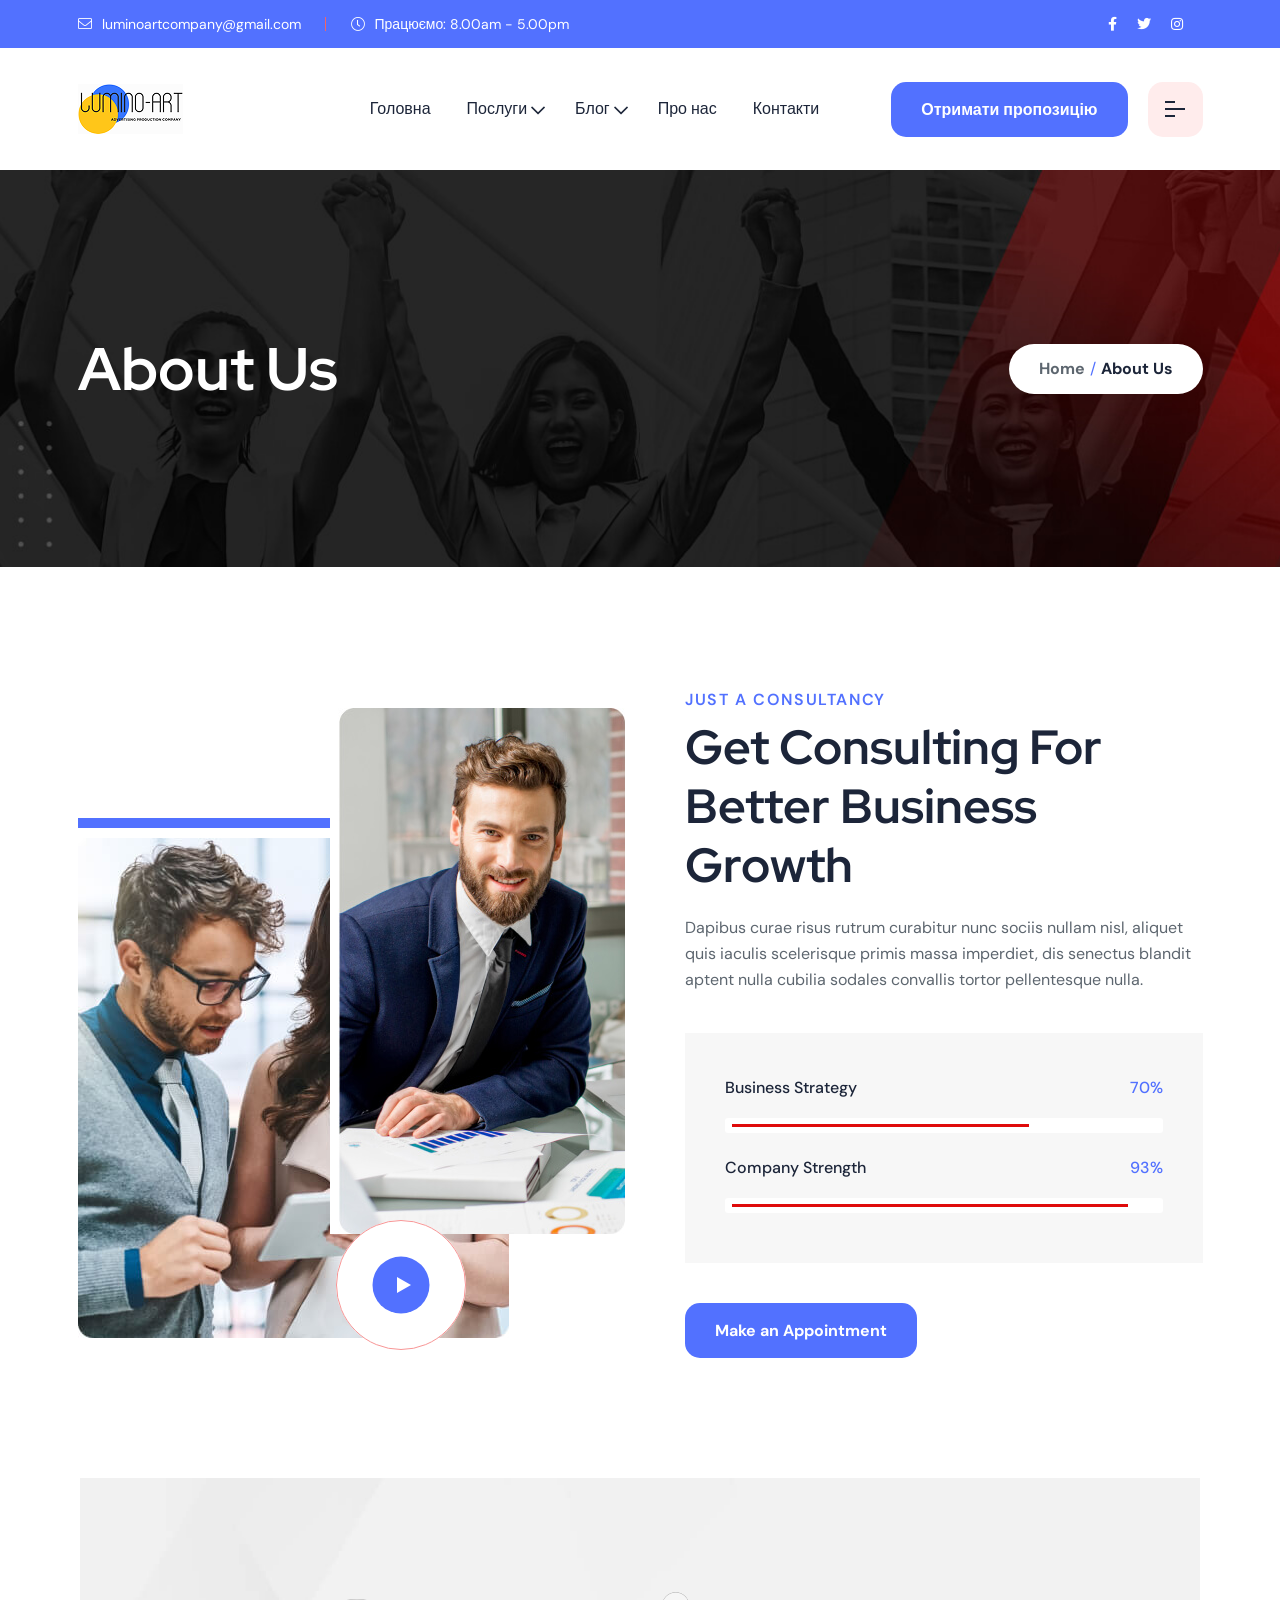
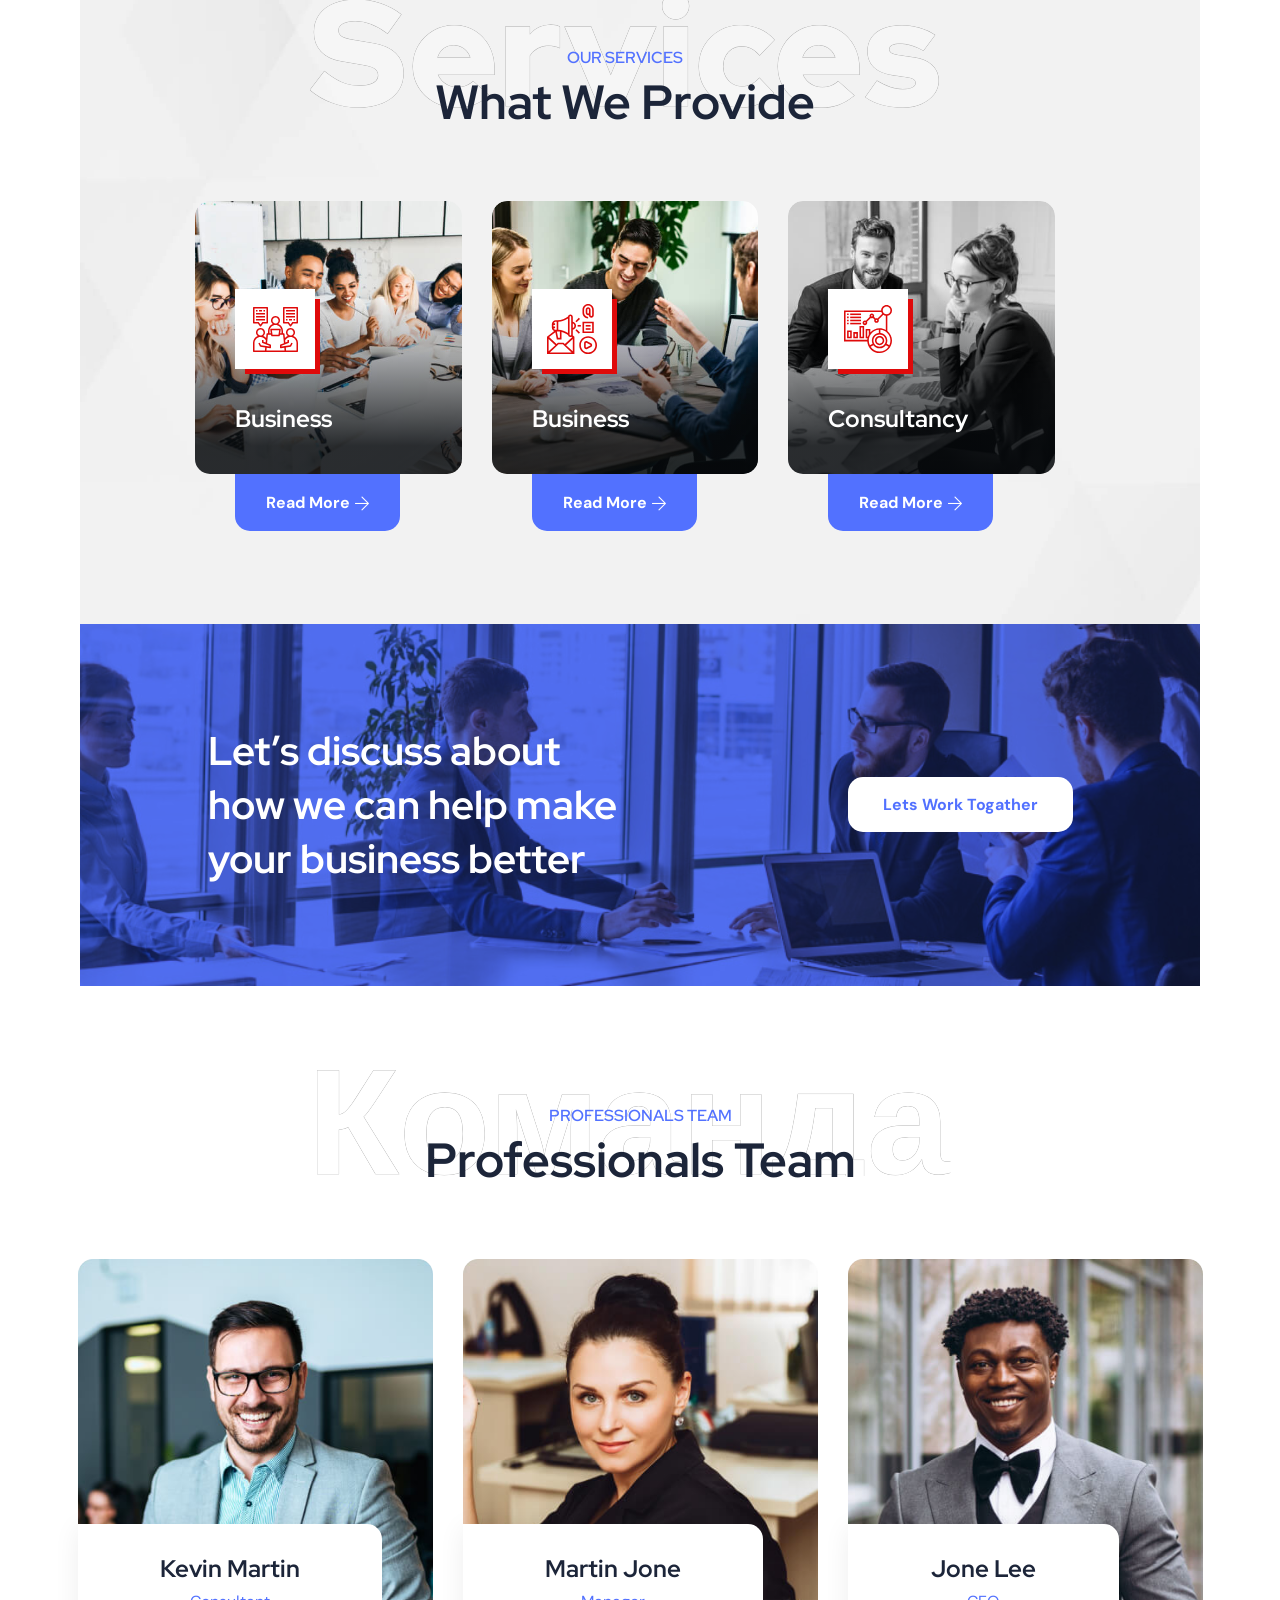
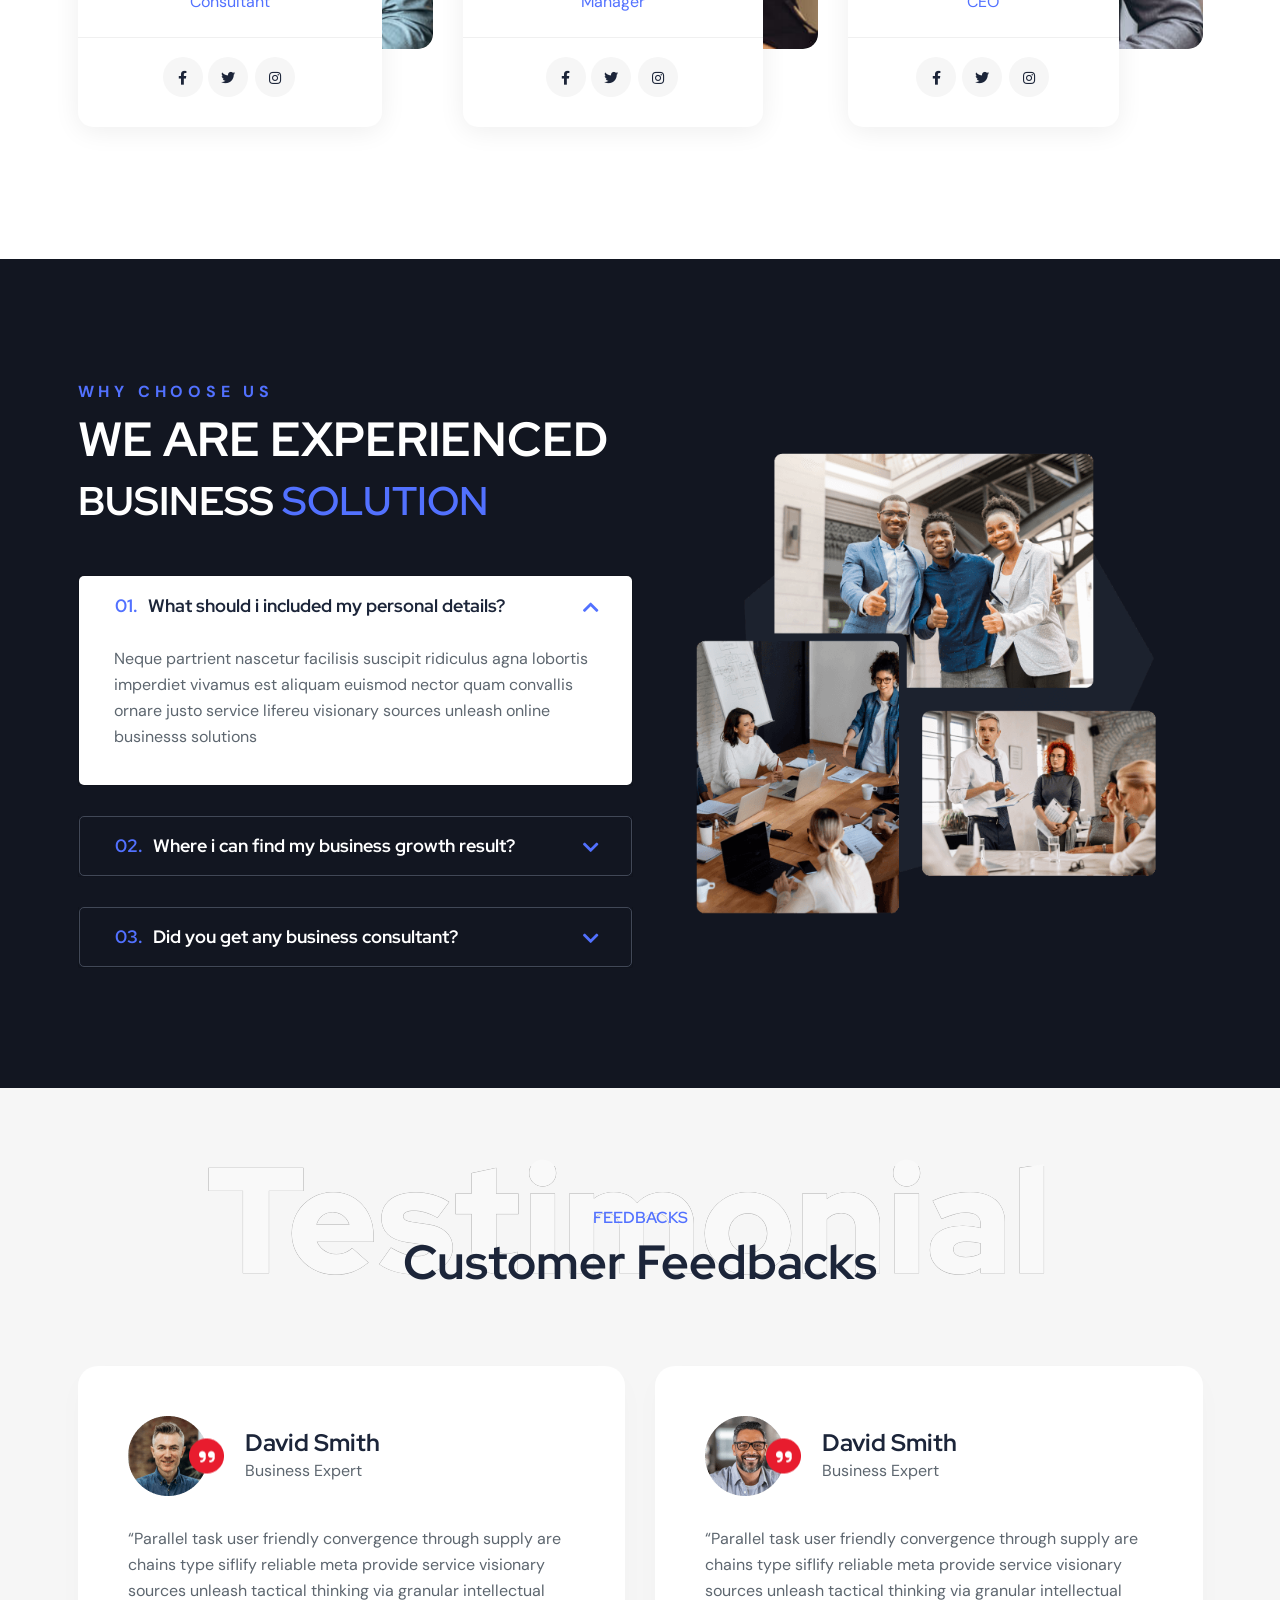
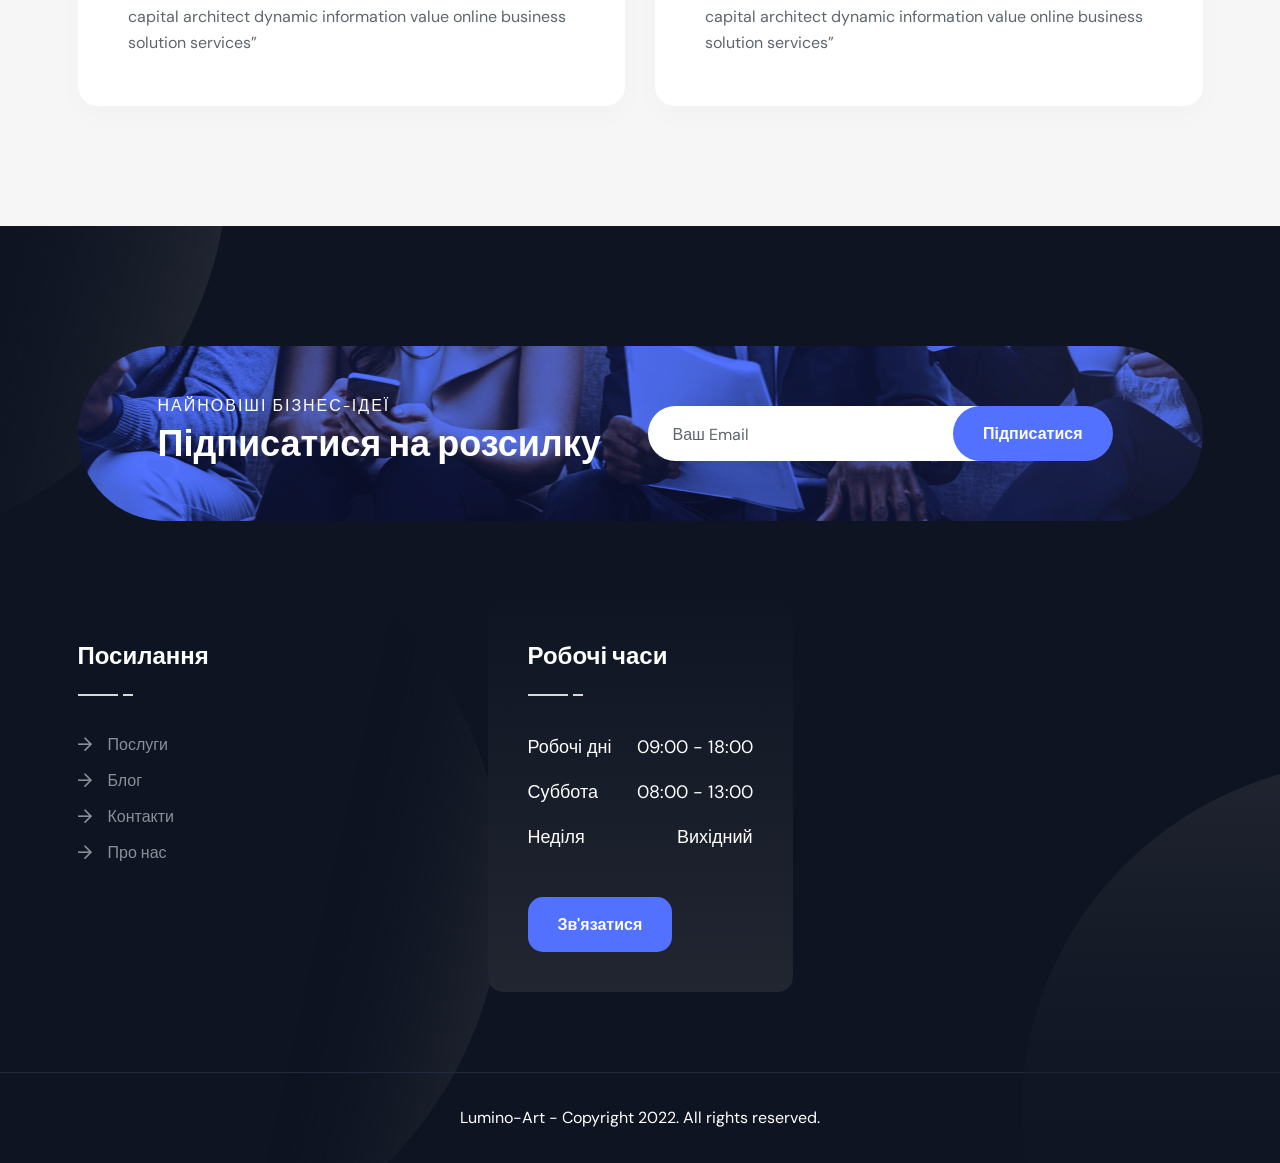
<file: about-us.html>
<!DOCTYPE html>
<html lang="en">

<head>
    <meta charset="UTF-8">
    <meta http-equiv="X-UA-Compatible" content="IE=edge">
    <meta name="viewport" content="width=device-width, initial-scale=1.0">
    <title>Finbiz About Us (Business Consultant)</title>
    <link rel="shortcut icon" type="image/x-icon" href="assets/images/fav.png">
    <link rel="stylesheet" href="assets/css/plugins/swiper.min.css">
    <link rel="stylesheet" href="assets/css/plugins/fontawesome-5.css">
    <link rel="stylesheet" href="assets/css/plugins/animate.min.css">
    <link rel="stylesheet" href="assets/css/plugins/unicons.css">
    <link rel="stylesheet" href="assets/css/vendor/bootstrap.min.css">
    <link rel="stylesheet" href="assets/css/style.css">
</head>

<body>
    <!-- start header area -->
    <!-- start header area -->
    <header class="header--sticky header-one ">
        <div class="header-top header-top-one bg-1">
            <div class="container">
                <div class="row">
                    <div class="col-lg-6 d-xl-block d-none">
                        <div class="left">
                            <div class="mail">
                                <a href="mailto:luminoartcompany@gmail.com"><i class="fal fa-envelope"></i> luminoartcompany@gmail.com</a>
                            </div>
                            <div class="working-time">
                                <p><i class="fal fa-clock"></i> Працюємо: 8.00am - 5.00pm</p>
                            </div>
                        </div>
                    </div>
                    <div class="col-lg-6 d-xl-block d-none">
                        <div class="right height--mod">
                            <ul class="social-wrapper-one">
                                <li><a href="#"><i class="fab fa-facebook-f"></i></a></li>
                                <li><a href="#"><i class="fab fa-twitter"></i></a></li>
                                <li><a href="#"><i class="fab fa-instagram"></i></a></li>
                            </ul>
                        </div>
                    </div>
                </div>
            </div>
        </div>
        <div class="header-main-one bg-white">
            <div class="container">
                <div class="row">
                    <div class="col-xl-3 col-lg-4 col-md-4 col-sm-4 col-4">
                        <div class="thumbnail">
                            <a href="index.html">
                                <img src="assets/images/logo/logo-main.png" alt="finbiz-logo">
                            </a>
                        </div>
                    </div>
                    <div class=" col-xl-9 col-lg-8 col-md-8 col-sm-8 col-8">
                        <div class="main-header">
                            <nav class="nav-main mainmenu-nav d-none d-xl-block">
                                <ul class="mainmenu">
                                    <li>
                                        <a class="nav-link" href="index.html">Головна</a>
                                    </li>
                                    <li class="has-droupdown">
                                        <a class="nav-link" href="portfolio-style-5.html">Послуги</a>
                                        <ul class="submenu menu-link3">
                                            <li><a href="project-details.html">Вивіски</a></li>
                                            <li><a href="project-details.html">Об'ємні літери</a></li>
                                            <li><a href="project-details.html">Неон і гнучкий неон</a></li>
                                            <li><a href="project-details.html">Лайтбокси</a></li>
                                            <li><a href="project-details.html">Рекламне оформлення</a></li>
                                            <li><a href="project-details.html">POS-матеріали</a></li>
                                            <li><a href="project-details.html">Брендування скла</a></li>
                                            <li><a href="project-details.html">Широкоформатний друк</a></li>
                                            <li><a href="project-details.html">Бренедування транспорту</a></li>
                                        </ul>
                                    </li>
                                    <li class="has-droupdown">
                                        <a class="nav-link" href="blog-grid.html">Блог</a>
                                        <ul class="submenu">
                                            <li><a href="blog-details.html">Який тип вивіски обрати</a></li>
                                            <li><a href="blog-details.html">Що треба знати про вивіски</a></li>
                                        </ul>
                                    </li>
                                    <li><a class="nav-item" href="about-us.html">Про нас</a></li>
                                    <li><a class="nav-item" href="contactus.html">Контакти</a></li>
                                </ul>
                            </nav>
                            <div class="button-area">
                                <a href="#" class="rts-btn btn-primary ml--20 ml_sm--5 header-one-btn quote-btn">Отримати пропозицію</a>
                                <button id="menu-btn" class="menu rts-btn btn-primary-alta ml--20 ml_sm--5">
                                    <img class="menu-dark" src="assets/images/icon/menu.png" alt="Menu-icon">
                                    <img class="menu-light" src="assets/images/icon/menu-light.png" alt="Menu-icon">
                                </button>
                            </div>
                        </div>
                    </div>
                </div>
            </div>
        </div>
    </header>
    <!-- End header area -->

    <div id="side-bar" class="side-bar">
        <button class="close-icon-menu"><i class="far fa-times"></i></button>
        <!-- inner menu area desktop start -->
        <div class="rts-sidebar-menu-desktop">
            <a class="logo-1" href="index.html"><img class="logo" src="assets/images/logo/logo-main.png" alt="finbiz_logo"></a>
            <div class="body d-none d-xl-block">
                <p class="disc">
                    Створюємо унікальний і привабливий дизайн для привертання клієнтів до Вашого бізнесу.
                </p>
                <div class="get-in-touch">
                    <!-- title -->
                    <div class="h6 title">Зв'яжіться з нами</div>
                    <!-- title End -->
                    <div class="wrapper">
                        <!-- single -->
                        <div class="single">
                            <i class="fas fa-phone-alt"></i>
                            <a href="#">+380994440220</a>
                        </div>
                        <!-- single ENd -->
                        <!-- single -->
                        <div class="single">
                            <i class="fas fa-envelope"></i>
                            <a href="#">luminoartcompany@gmail.comm</a>
                        </div>
                        <!-- single ENd -->
                        <!-- single -->
                        <div class="single">
                            <i class="fas fa-globe"></i>
                            <a href="#">www.webexample.com</a>
                        </div>
                        <!-- single ENd -->
                        <!-- single -->
                        <div class="single">
                            <i class="fas fa-map-marker-alt"></i>
                            <a href="#">Україна, м.Дніпро</a>
                        </div>
                        <!-- single ENd -->
                    </div>
                    <div class="social-wrapper-two menu">
                        <a href="#"><i class="fab fa-facebook-f"></i></a>
                        <a href="#"><i class="fab fa-instagram"></i></a>
                    </div>
                </div>
            </div>
            <div class="body-mobile d-block d-xl-none">
                <nav class="nav-main mainmenu-nav">
                    <ul class="mainmenu">
                        <li class="has-droupdown menu-item">
                            <a class="menu-link" href="#">Home</a>
                            <ul class="submenu">
                                <li>
                                    <ul>
                                        <a href="#0" class="tag">Homepages</a>
                                        <li class="mobile-menu-link"><a href="index.html">Main Home</a></li>
                                        <li class="mobile-menu-link"><a href="index-two.html">Consulting Home</a></li>
                                        <li class="mobile-menu-link"><a href="index-three.html">Corporate Home</a></li>
                                        <li class="mobile-menu-link"><a href="index-four.html">Insurance Home</a></li>
                                        <li class="mobile-menu-link"><a href="index-five.html">Marketing Home</a></li>
                                        <li class="mobile-menu-link"><a href="index-six.html">Finance Home</a></li>
                                        <li class="mobile-menu-link"><a href="index-seven.html">Human Resources</a></li>
                                        <li class="mobile-menu-link"><a href="index-eight.html">IT Solutions</a></li>
                                        <li class="mobile-menu-link"><a href="onepage-nine.html">Modern Agency</a></li>
                                        <li class="mobile-menu-link"><a href="onepage-ten.html">Startup Agency</a></li>
                                        <li class="mobile-menu-link"><a href="onepage-eleven.html">Branding-Agency</a></li>
                                    </ul>
                                </li>
                                <li>
                                    <ul>
                                        <a href="#0" class="tag">Onepages</a>
                                        <li class="mobile-menu-link"><a href="onepage-one.html">Main Home Onepage</a></li>
                                        <li class="mobile-menu-link"><a href="onepage-two.html">Consulting Home Onepage</a></li>
                                        <li class="mobile-menu-link"><a href="onepage-three.html">Corporate Home Onepage</a></li>
                                        <li class="mobile-menu-link"><a href="onepage-four.html">Insurance Home Onepage</a></li>
                                        <li class="mobile-menu-link"><a href="onepage-five.html">Marketing Home Onepage</a></li>
                                        <li class="mobile-menu-link"><a href="onepage-six.html">Finance Home Onepage</a></li>
                                        <li class="mobile-menu-link"><a href="onepage-seven.html">Human Resources Onepage</a></li>
                                        <li class="mobile-menu-link"><a href="onepage-eight.html">IT Solutions Onepage</a></li>
                                        <li class="mobile-menu-link"><a href="onepage-nine.html">Modern Agency</a></li>
                                        <li class="mobile-menu-link"><a href="onepage-ten.html">Startup Agency</a></li>
                                        <li class="mobile-menu-link"><a href="onepage-eleven.html">Branding-Agency</a></li>

                                    </ul>
                                </li>
                            </ul>
                        </li>
                        <li class="menu-item"><a class="menu-link" href="about-us.html">About Us</a></li>
                        <li class="has-droupdown menu-item">
                            <a class="menu-link" href="#">Services</a>
                            <ul class="submenu">
                                <li class="has-droupdown sub-droupdown">
                                    <a href="#">Our Service</a>
                                    <ul class="submenu third-lvl mobile-menu">
                                        <li><a href="our-service.html">Service 1</a></li>
                                        <li><a href="service-2.html">Service 2</a></li>
                                        <li><a href="service-3.html">Service 3</a></li>
                                    </ul>
                                </li>
                                <li class="mobile-menu-link"><a href="service-details.html">Service Details</a></li>
                            </ul>
                        </li>
                        <li class="has-droupdown menu-item">
                            <a class="menu-link" href="#">Pages</a>
                            <ul class="submenu">
                                <li class="mobile-menu-link"><a href="project.html">Project</a></li>
                                <li class="mobile-menu-link"><a href="project-details.html">Project Details</a></li>
                                <li class="mobile-menu-link"><a href="team.html">Team</a></li>
                                <li class="mobile-menu-link"><a href="team-details.html">Team Details</a></li>
                                <li class="mobile-menu-link"><a href="appoinment.html">appoinment</a></li>
                                <li class="mobile-menu-link"><a href="price-plan.html">Price Plan</a></li>
                                <li class="mobile-menu-link"><a href="404.html">404 Page</a></li>
                            </ul>
                        </li>
                        <li class="has-droupdown menu-item">
                            <a class="menu-link" href="#">Blog</a>
                            <ul class="submenu">
                                <li class="mobile-menu-link"><a href="blog-list.html">Blog List</a></li>
                                <li class="mobile-menu-link"><a href="blog-grid.html">Blog Grid</a></li>
                                <li class="mobile-menu-link"><a href="blog-details.html">Blog Details</a></li>
                            </ul>
                        </li>
                        <li class="menu-item menu-item"><a class="menu-link" href="contactus.html">Contact</a></li>
                    </ul>
                </nav>
                <div class="social-wrapper-two menu mobile-menu">
                    <a href="#"><i class="fab fa-facebook-f"></i></a>
                    <a href="#"><i class="fab fa-twitter"></i></a>
                    <a href="#"><i class="fab fa-instagram"></i></a>
                    <a href="#"><i class="fab fa-whatsapp"></i></a>
                    <!-- <a href="#"><i class="fab fa-linkedin"></i></a> -->
                </div>
                <a href="#" class="rts-btn btn-primary ml--20 ml_sm--5 header-one-btn quote-btnmenu">Get Quote</a>
            </div>
        </div>
        <!-- inner menu area desktop End -->
    </div>

    <div class="search-input-area">
        <div class="container">
            <div class="search-input-inner">
                <div class="input-div">
                    <input id="searchInput1" class="search-input" type="text" placeholder="Search by keyword or #">
                    <button><i class="far fa-search"></i></button>
                </div>
            </div>
        </div>
        <div id="close" class="search-close-icon"><i class="far fa-times"></i></div>
    </div>

    <div id="anywhere-home">
    </div>
    <!-- ENd Header Area -->

    <!-- start breadcrumb area -->
    <div class="rts-breadcrumb-area breadcrumb-bg bg_image">
        <div class="container">
            <div class="row align-items-center">
                <div class="col-xl-6 col-lg-6 col-md-6 col-sm-12 col-12 breadcrumb-1">
                    <h1 class="title">About Us</h1>
                </div>
                <div class="col-xl-6 col-lg-6 col-md-6 col-sm-12 col-12">
                    <div class="bread-tag">
                        <a href="index.html">Home</a>
                        <span> / </span>
                        <a href="#" class="active">About Us</a>
                    </div>
                </div>
            </div>
        </div>
    </div>
    <!-- end breadcrumb area -->

    <!-- rts about us section start -->
    <div class="rts-about-area rts-section-gap">
        <div class="container">
            <div class="row g-5 align-items-center">
                <div class="col-lg-6">
                    <div class="about-image-v-inner">
                        <div class="image-area">
                            <img class="mt--110 img-1" src="assets/images/about/main/about-03.jpg" alt="BUsiness_image">
                            <img class="img-over" src="assets/images/about/main/about-04.jpg" alt="BUsiness_image">
                            <div class="goal-button-wrapper">
                                <div class="vedio-icone">
                                    <a id="play-video" class="video-play-button" href="#">
                                        <span></span>
                                    </a>
                                    <div id="video-overlay" class="video-overlay">
                                        <a class="video-overlay-close">×</a>
                                    </div>
                                </div>
                            </div>
                        </div>
                    </div>
                </div>
                <div class="col-lg-6">
                    <div class="about-progress-inner">
                        <div class="title-area">
                            <span>JUST A CONSULTANCY</span>
                            <h2 class="title">Get Consulting For Better
                                Business Growth</h2>
                        </div>
                        <!-- inner start -->
                        <div class="inner">
                            <p class="disc">Dapibus curae risus rutrum curabitur nunc sociis nullam nisl, aliquet quis
                                iaculis scelerisque primis massa imperdiet, dis senectus blandit aptent nulla cubilia
                                sodales convallis tortor pellentesque nulla.</p>
                            <div class="rts-progress-one-wrapper">
                                <div class="single-progress">
                                    <div class="progress-top">
                                        <p class="progress-title">Business Strategy</p>
                                        <span class="persectage">70%</span>
                                    </div>
                                    <div class="meter cadetblue">
                                        <span data-progress="70" style="width:0;"></span>
                                    </div>
                                </div>
                                <div class="single-progress">
                                    <div class="progress-top">
                                        <p class="progress-title">Company Strength</p>
                                        <span class="persectage">93%</span>
                                    </div>
                                    <div class="meter">
                                        <span data-progress="93" style="width:0;"></span>
                                    </div>
                                </div>
                            </div>
                            <a href="#" class="rts-btn btn-primary">Make an Appointment</a>
                        </div>
                        <!-- end -->
                    </div>
                </div>
            </div>
        </div>
    </div>
    <!-- rts about us section end -->

    <!-- rts services area start -->
    <div class="rts-service-area rts-section-gapBottom">
        <div class="container-fluid service-main about-service-width-controler">
            <div class="background-service service-three row">
                <div class="row g-5">
                    <div class="rts-title-area service-four text-center pt--40 pt_md--0 mt_sm--0 mt_md--0">
                        <p class="pre-title">
                            Our Services
                        </p>
                        <h2 class="title">What We Provide</h2>
                    </div>
                    <!-- start single Service -->
                    <div class="col-xl-4 col-md-6 col-sm-12 col-12 pt--15 mb--80 mb_md--40 mb_sm--30">
                        <div class="service-one-inner-four">
                            <div class="big-thumbnail-area">
                                <a href="#" class="thumbnail">
                                    <img src="assets/images/service/07.jpg" alt="Business-service">
                                </a>
                                <div class="content">
                                    <img src="assets/images/service/icon/13.svg" alt="Business-icon">
                                    <h5 class="title">Business Consultancy</h5>
                                    <p class="disc">Aenean augue venenatis est porttitor fames aptent lobortis nam
                                        potenti</p>
                                </div>
                                <a href="service-details.html" class="over_link"></a>
                            </div>
                            <a href="service-details.html" class="rts-btn btn-primary"> Read More<i
                                    class="fal fa-arrow-right"></i></a>
                        </div>
                    </div>
                    <!-- start single Service -->
                    <div class="col-xl-4 col-md-6 col-sm-12 col-12 pt--15 mb--80 mb_md--40 mb_sm--30">
                        <div class="service-one-inner-four">
                            <div class="big-thumbnail-area">
                                <a href="#" class="thumbnail">
                                    <img src="assets/images/service/08.jpg" alt="Business-service">
                                </a>
                                <div class="content">
                                    <img src="assets/images/service/icon/14.svg" alt="Business-icon">
                                    <h5 class="title">Business Appoinment</h5>
                                    <p class="disc">Aenean augue venenatis est porttitor fames aptent lobortis nam
                                        potenti</p>
                                </div>
                                <a href="service-details.html" class="over_link"></a>
                            </div>
                            <a href="service-details.html" class="rts-btn btn-primary"> Read More<i
                                    class="fal fa-arrow-right"></i></a>
                        </div>
                    </div>
                    <!-- start single Service -->
                    <div class="col-xl-4 col-md-6 col-sm-12 col-12 pt--15 mb--80">
                        <div class="service-one-inner-four">
                            <div class="big-thumbnail-area">
                                <a href="#" class="thumbnail">
                                    <img src="assets/images/service/09.jpg" alt="Business-service">
                                </a>
                                <div class="content">
                                    <img src="assets/images/service/icon/15.svg" alt="Business-icon">
                                    <h5 class="title">Consultancy Foundation</h5>
                                    <p class="disc">Aenean augue venenatis est porttitor fames aptent lobortis nam
                                        potenti</p>
                                </div>
                                <a href="service-details.html" class="over_link"></a>
                            </div>
                            <a href="service-details.html" class="rts-btn btn-primary"> Read More<i
                                    class="fal fa-arrow-right"></i></a>
                        </div>
                    </div>
                </div>
            </div>
            <div class="row">
                <div class="cta-one-bg col-12">
                    <div class="cta-one-inner">
                        <div class="cta-left">
                            <h3 class="title animated fadeIn">Let’s discuss about how we can help
                                make your business better</h3>
                        </div>
                        <div class="cta-right">
                            <a class="rts-btn btn-white" href="#">Lets Work Togather</a>
                        </div>
                    </div>
                </div>
            </div>
        </div>
    </div>
    <!-- rts services area End -->

    <!-- rts team two area -->
    <div class="rts-team-area rts-section-gapBottom appoinment-team team-two">
        <div class="container">
            <div class="row">
                <div class="col-12">
                    <div class="rts-title-area team text-center">
                        <p class="pre-title">
                            Professionals Team
                        </p>
                        <h2 class="title">Professionals Team</h2>
                    </div>
                </div>
            </div>
            <div class="row g-5 mt--15 mt_sm--0">
                <!-- single team -->
                <div class="col-xl-4 col-md-6 col-sm-12 col-12">
                    <!-- single team inner -->
                    <div class="team-inner-two">
                        <a href="team-details.html" class="thumbnail">
                            <img src="assets/images/team/tm/lg-01.jpg" alt="">
                        </a>
                        <!-- Acquaintance area -->
                        <div class="acquaintance-area">
                            <div class="header">
                                <a href="team-details.html">
                                    <h5 class="title">Kevin Martin</h5>
                                </a>
                                <span>Consultant</span>
                            </div>
                            <div class="acquaintance-social">
                                <a href="#"><i class="fab fa-facebook-f"></i></a>
                                <a href="#"><i class="fab fa-twitter"></i></a>
                                <a href="#"><i class="fab fa-instagram"></i></a>
                            </div>
                        </div>
                        <!-- Acquaintance area -->
                    </div>
                    <!-- single team inner End -->
                </div>
                <!-- single team End -->
                <!-- single team -->
                <div class="col-xl-4 col-md-6 col-sm-12 col-12">
                    <!-- single team inner -->
                    <div class="team-inner-two">
                        <a href="team-details.html" class="thumbnail">
                            <img src="assets/images/team/tm/lg-02.jpg" alt="">
                        </a>
                        <!-- Acquaintance area -->
                        <div class="acquaintance-area">
                            <div class="header">
                                <a href="team-details.html">
                                    <h5 class="title">Martin Jone</h5>
                                </a>
                                <span>Manager</span>
                            </div>
                            <div class="acquaintance-social">
                                <a href="#"><i class="fab fa-facebook-f"></i></a>
                                <a href="#"><i class="fab fa-twitter"></i></a>
                                <a href="#"><i class="fab fa-instagram"></i></a>
                            </div>
                        </div>
                        <!-- Acquaintance area -->
                    </div>
                    <!-- single team inner End -->
                </div>
                <!-- single team End -->
                <!-- single team -->
                <div class="col-xl-4 col-md-6 col-sm-12 col-12">
                    <!-- single team inner -->
                    <div class="team-inner-two">
                        <a href="team-details.html" class="thumbnail">
                            <img src="assets/images/team/tm/lg-03.jpg" alt="">
                        </a>
                        <!-- Acquaintance area -->
                        <div class="acquaintance-area">
                            <div class="header">
                                <a href="team-details.html">
                                    <h5 class="title">Jone Lee</h5>
                                </a>
                                <span>CEO</span>
                            </div>
                            <div class="acquaintance-social">
                                <a href="#"><i class="fab fa-facebook-f"></i></a>
                                <a href="#"><i class="fab fa-twitter"></i></a>
                                <a href="#"><i class="fab fa-instagram"></i></a>
                            </div>
                        </div>
                        <!-- Acquaintance area -->
                    </div>
                    <!-- single team inner End -->
                </div>
                <!-- single team End -->
            </div>
        </div>
    </div>
    <!-- rts team two area End -->

    <!-- rts faq section area -->
    <div class="rts-faq-section rts-section-gap rts-faq-bg bg_image">
        <div class="container">
            <div class="row align-items-center">
                <div class="col-lg-6">
                    <div class="faq-two-inner">
                        <div class="title-area-faq">
                            <span class="sub">WHY CHOOSE US</span>
                            <h2 class="title">We Are Experienced
                                <span class="sm-title">Business <span>Solution</span></span>
                            </h2>
                        </div>
                        <!-- faq accordion area -->
                        <div class="faq-accordion-area">
                            <div class="accordion" id="accordionExample">
                                <div class="accordion-item">
                                    <h2 class="accordion-header" id="headingOne">
                                        <button class="accordion-button" type="button" data-bs-toggle="collapse" data-bs-target="#collapseOne" aria-expanded="true" aria-controls="collapseOne">
                                            <span>01. </span> What should i included my personal details?
                                        </button>
                                    </h2>
                                    <div id="collapseOne" class="accordion-collapse collapse show" aria-labelledby="headingOne" data-bs-parent="#accordionExample">
                                        <div class="accordion-body">
                                            Neque partrient nascetur facilisis suscipit ridiculus agna lobortis
                                            imperdiet vivamus est aliquam euismod nector quam convallis ornare justo
                                            service lifereu visionary sources unleash online businesss solutions
                                        </div>
                                    </div>
                                </div>
                                <div class="accordion-item">
                                    <h2 class="accordion-header" id="headingTwo">
                                        <button class="accordion-button collapsed" type="button" data-bs-toggle="collapse" data-bs-target="#collapseTwo" aria-expanded="false" aria-controls="collapseTwo">
                                            <span>02. </span> Where i can find my business growth result?
                                        </button>
                                    </h2>
                                    <div id="collapseTwo" class="accordion-collapse collapse" aria-labelledby="headingTwo" data-bs-parent="#accordionExample">
                                        <div class="accordion-body">
                                            Neque partrient nascetur facilisis suscipit ridiculus agna lobortis
                                            imperdiet vivamus est aliquam euismod nector quam convallis ornare justo
                                            service lifereu visionary sources unleash online businesss solutions
                                        </div>
                                    </div>
                                </div>
                                <div class="accordion-item">
                                    <h2 class="accordion-header" id="headingThree">
                                        <button class="accordion-button collapsed" type="button" data-bs-toggle="collapse" data-bs-target="#collapseThree" aria-expanded="false" aria-controls="collapseThree">
                                            <span>03. </span> Did you get any business consultant?
                                        </button>
                                    </h2>
                                    <div id="collapseThree" class="accordion-collapse collapse" aria-labelledby="headingThree" data-bs-parent="#accordionExample">
                                        <div class="accordion-body">
                                            Neque partrient nascetur facilisis suscipit ridiculus agna lobortis
                                            imperdiet vivamus est aliquam euismod nector quam convallis ornare justo
                                            service lifereu visionary sources unleash online businesss solutions
                                        </div>
                                    </div>
                                </div>
                            </div>
                        </div>
                        <!-- faq accordion area end -->
                    </div>
                </div>
                <div class="col-lg-6">
                    <div class="thumbnail-faq-four">
                        <img src="assets/images/faq/02.png" alt="">
                    </div>
                </div>
            </div>
        </div>
    </div>
    <!-- rts faq section area End -->

    <!-- customers feed back area start -->
    <div class="rts-customer-feedback-area rts-section-gap bg-customer-feedback">
        <div class="container">
            <div class="row">
                <div class="rts-title-area feedback team text-center">
                    <p class="pre-title">
                        Feedbacks
                    </p>
                    <h2 class="title">Customer Feedbacks</h2>
                </div>
            </div>
            <div class="row g-5 mt--20">
                <div class="col-xl-6 col-lg-6 col-md-12 col-sm-12 col-12">
                    <div class="testimopnial-wrapper-two">
                        <div class="test-header">
                            <div class="thumbnail">
                                <img src="assets/images/testimonials/02.png" alt="">
                            </div>
                            <div class="name-desig">
                                <h5 class="title">David Smith</h5>
                                <span class="designation">Business Expert</span>
                            </div>
                        </div>
                        <div class="test-body">
                            <p class="disc">
                                “Parallel task user friendly convergence through supply are chains type siflify reliable
                                meta provide service visionary sources unleash tactical thinking via granular
                                intellectual capital architect dynamic information value online business solution
                                services”
                            </p>
                        </div>
                    </div>
                </div>
                <div class="col-xl-6 col-lg-6 col-md-12 col-sm-12 col-12">
                    <div class="testimopnial-wrapper-two">
                        <div class="test-header">
                            <div class="thumbnail">
                                <img src="assets/images/testimonials/03.png" alt="">
                            </div>
                            <div class="name-desig">
                                <h5 class="title">David Smith</h5>
                                <span class="designation">Business Expert</span>
                            </div>
                        </div>
                        <div class="test-body">
                            <p class="disc">
                                “Parallel task user friendly convergence through supply are chains type siflify reliable
                                meta provide service visionary sources unleash tactical thinking via granular
                                intellectual capital architect dynamic information value online business solution
                                services”
                            </p>
                        </div>
                    </div>
                </div>
            </div>
        </div>
    </div>
    <!-- customers feed back area end -->

    <!-- start header area -->
    <!-- rts footer area start -->
    <div class="rts-footer-area footer-one rts-section-gapTop bg-footer-one">
        <div class="container bg-shape-f1">
            <!-- footer call to action area -->
            <div class="row">
                <div class="col-12">
                    <div class="rts-cta-wrapper">
                        <div class="background-cta">
                            <div class="row">
                                <!-- cta-left -->
                                <div class="col-lg-6">
                                    <div class="cta-left-wrapepr">
                                        <p class="cta-disc">
                                            Найновіші бізнес-ідеї
                                        </p>
                                        <h3 class="title">Підписатися на розсилку</h3>
                                    </div>
                                </div>
                                <!-- cta left end -->
                                <div class="col-lg-6">
                                    <!-- cta right -->
                                    <form class="cta-input-arae">
                                        <input type="email" name="email" placeholder="Ваш Email" required>
                                        <button type="submit" class="rts-btn btn-primary">Підписатися</button>
                                    </form>
                                    <!-- cta right End -->
                                </div>
                            </div>
                        </div>
                    </div>
                </div>
            </div>
            <!-- footer call to action area End -->
            <!-- rts footer area -->
            <div class="row pt--120 pt_sm--80 pb--80 pb_sm--40">
                <div class="col-xl-4 col-md-6 col-sm-12 col-12">
                    <div class="footer-one-single-wized">
                        <div class="wized-title">
                            <h5 class="title">Посилання</h5>
                            <img src="assets/images/footer/under-title.png" alt="finbiz_footer">
                        </div>
                        <div class="quick-link-inner">
                            <ul class="links">
                                <li><a href="#"><i class="far fa-arrow-right"></i> Послуги</a></li>
                                <li><a href="#"><i class="far fa-arrow-right"></i> Блог</a></li>
                                <li><a href="#"><i class="far fa-arrow-right"></i> Контакти</a></li>
                                <li><a href="#"><i class="far fa-arrow-right"></i> Про нас</a></li>
                            </ul>
                        </div>
                    </div>
                </div>
                <!-- footer mid area -->
                <div class="col-xl-4 col-md-6 col-sm-12 col-12">
                    <div class="footer-one-single-wized mid-bg">
                        <div class="wized-title">
                            <h5 class="title">Робочі часи</h5>
                            <img src="assets/images/footer/under-title.png" alt="finbiz_footer">
                        </div>
                        <div class="opening-time-inner">
                            <div class="single-opening">
                                <p class="day">Робочі дні</p>
                                <p class="time">09:00 - 18:00</p>
                            </div>
                            <div class="single-opening">
                                <p class="day">Суббота</p>
                                <p class="time">08:00 - 13:00</p>
                            </div>
                            <div class="single-opening mb--30 mb_sm--10">
                                <p class="day">Неділя</p>
                                <p class="time">Вихідний</p>
                            </div>
                            <a href="#" class="rts-btn btn-primary contact-us">Зв'язатися</a>
                        </div>
                    </div>
                </div>
                <!-- footer mid area end -->

            </div>
            <!-- rts footer area End -->
        </div>
        <!-- copyright area start -->
        <div class="rts-copyright-area">
            <div class="container">
                <div class="row">
                    <div class="col-12">
                        <div class="text-center">
                            <p>Lumino-Art - Copyright 2022. All rights reserved.</p>
                        </div>
                    </div>
                </div>
            </div>
        </div>
        <!-- copyright area end -->
    </div>
    <!-- rts footer area end -->
    <!-- ENd Header Area -->

    <!-- start loader -->
    <div class="loader-wrapper">
        <div class="loader">
        </div>
        <div class="loader-section section-left"></div>
        <div class="loader-section section-right"></div>
    </div>
    <!-- End loader -->

    <!-- progress Back to top -->
    <div class="progress-wrap">
        <svg class="progress-circle svg-content" width="100%" height="100%" viewBox="-1 -1 102 102">
            <path d="M50,1 a49,49 0 0,1 0,98 a49,49 0 0,1 0,-98" />
        </svg>
    </div>
    <!-- progress Back to top End -->


    <!-- scripts start form hear -->
    <script src="assets/js/vendor/jquery.min.js"></script>
    <script src="assets/js/vendor/jqueryui.js"></script>
    <script src="assets/js/vendor/waypoint.js"></script>
    <script src="assets/js/plugins/swiper.js"></script>
    <script src="assets/js/plugins/counterup.js"></script>
    <script src="assets/js/plugins/sal.min.js"></script>
    <script src="assets/js/vendor/bootstrap.min.js"></script>

    <script src="assets/js/vendor/waw.js"></script>
    <script src="assets/js/plugins/contact.form.js"></script>
    <!-- main Js -->
    <script src="assets/js/main.js"></script>
    <!-- scripts end form hear -->
</body>

</html>
</file>
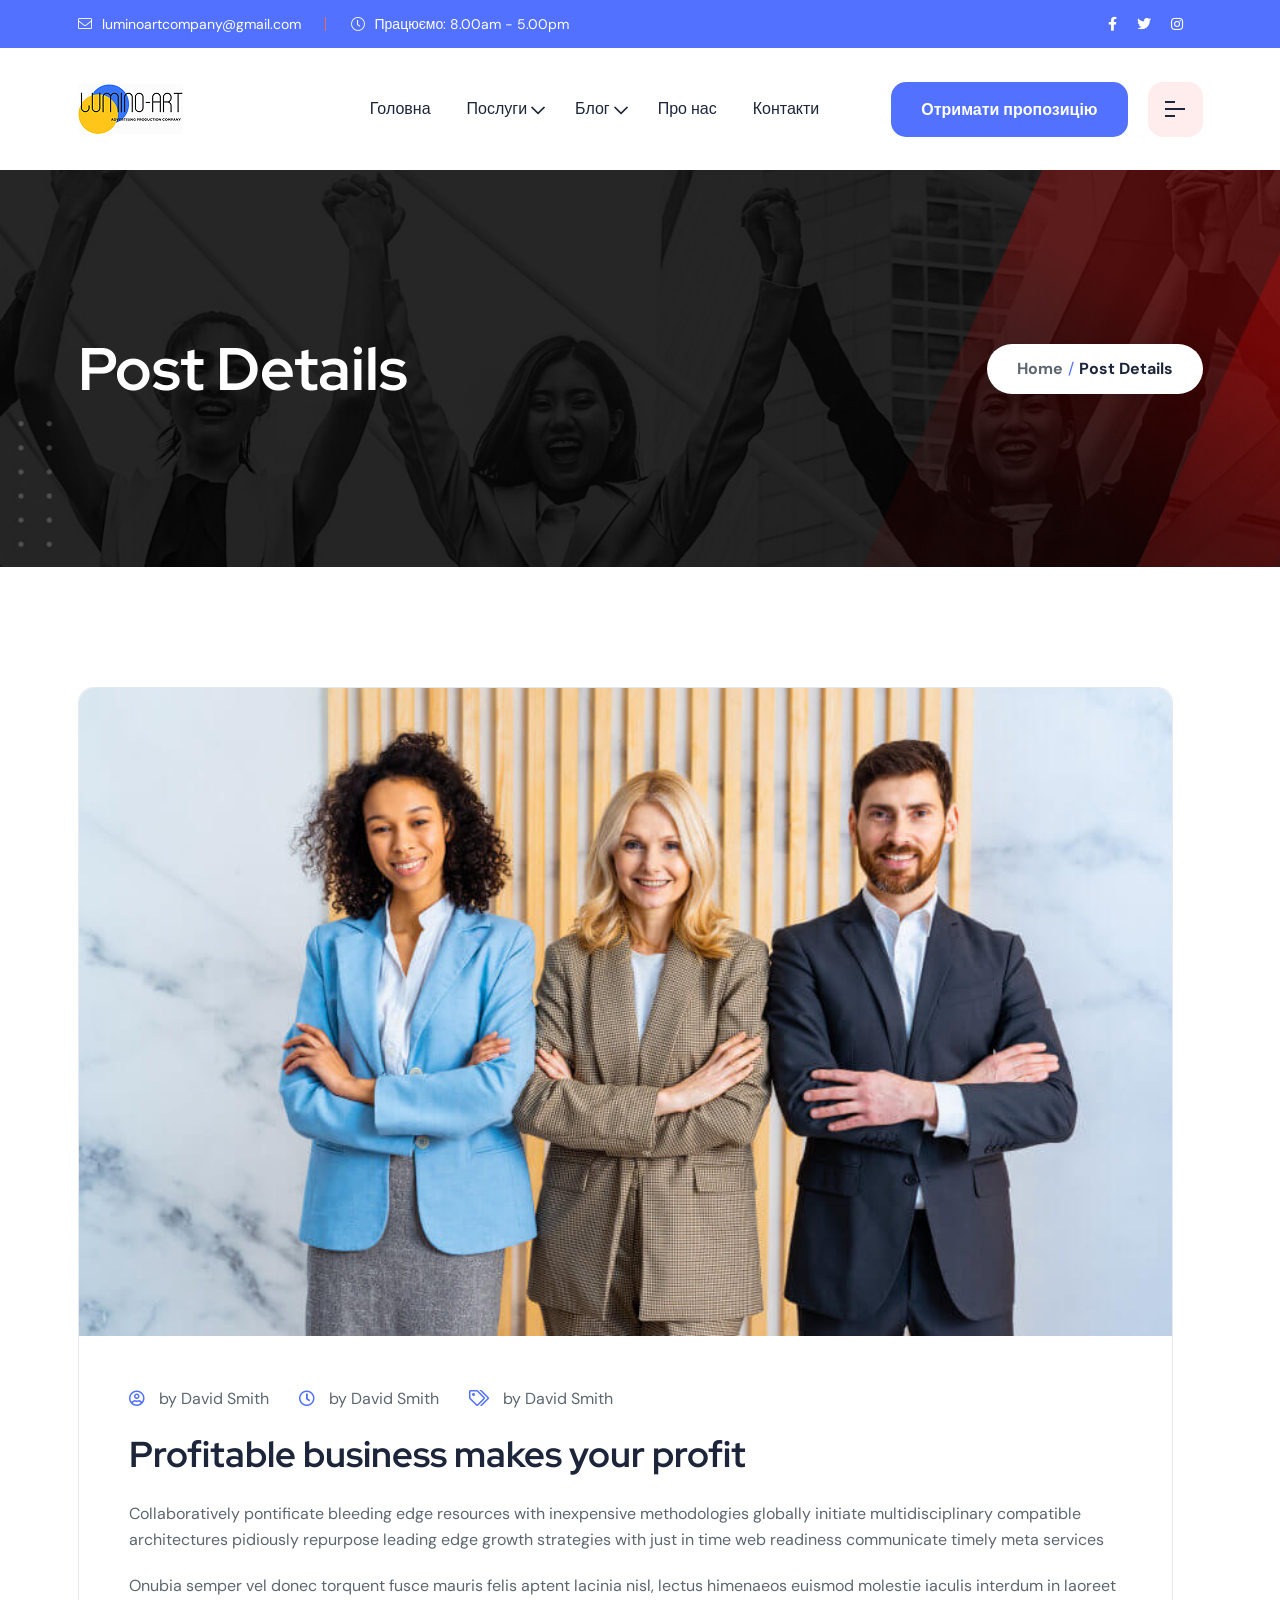
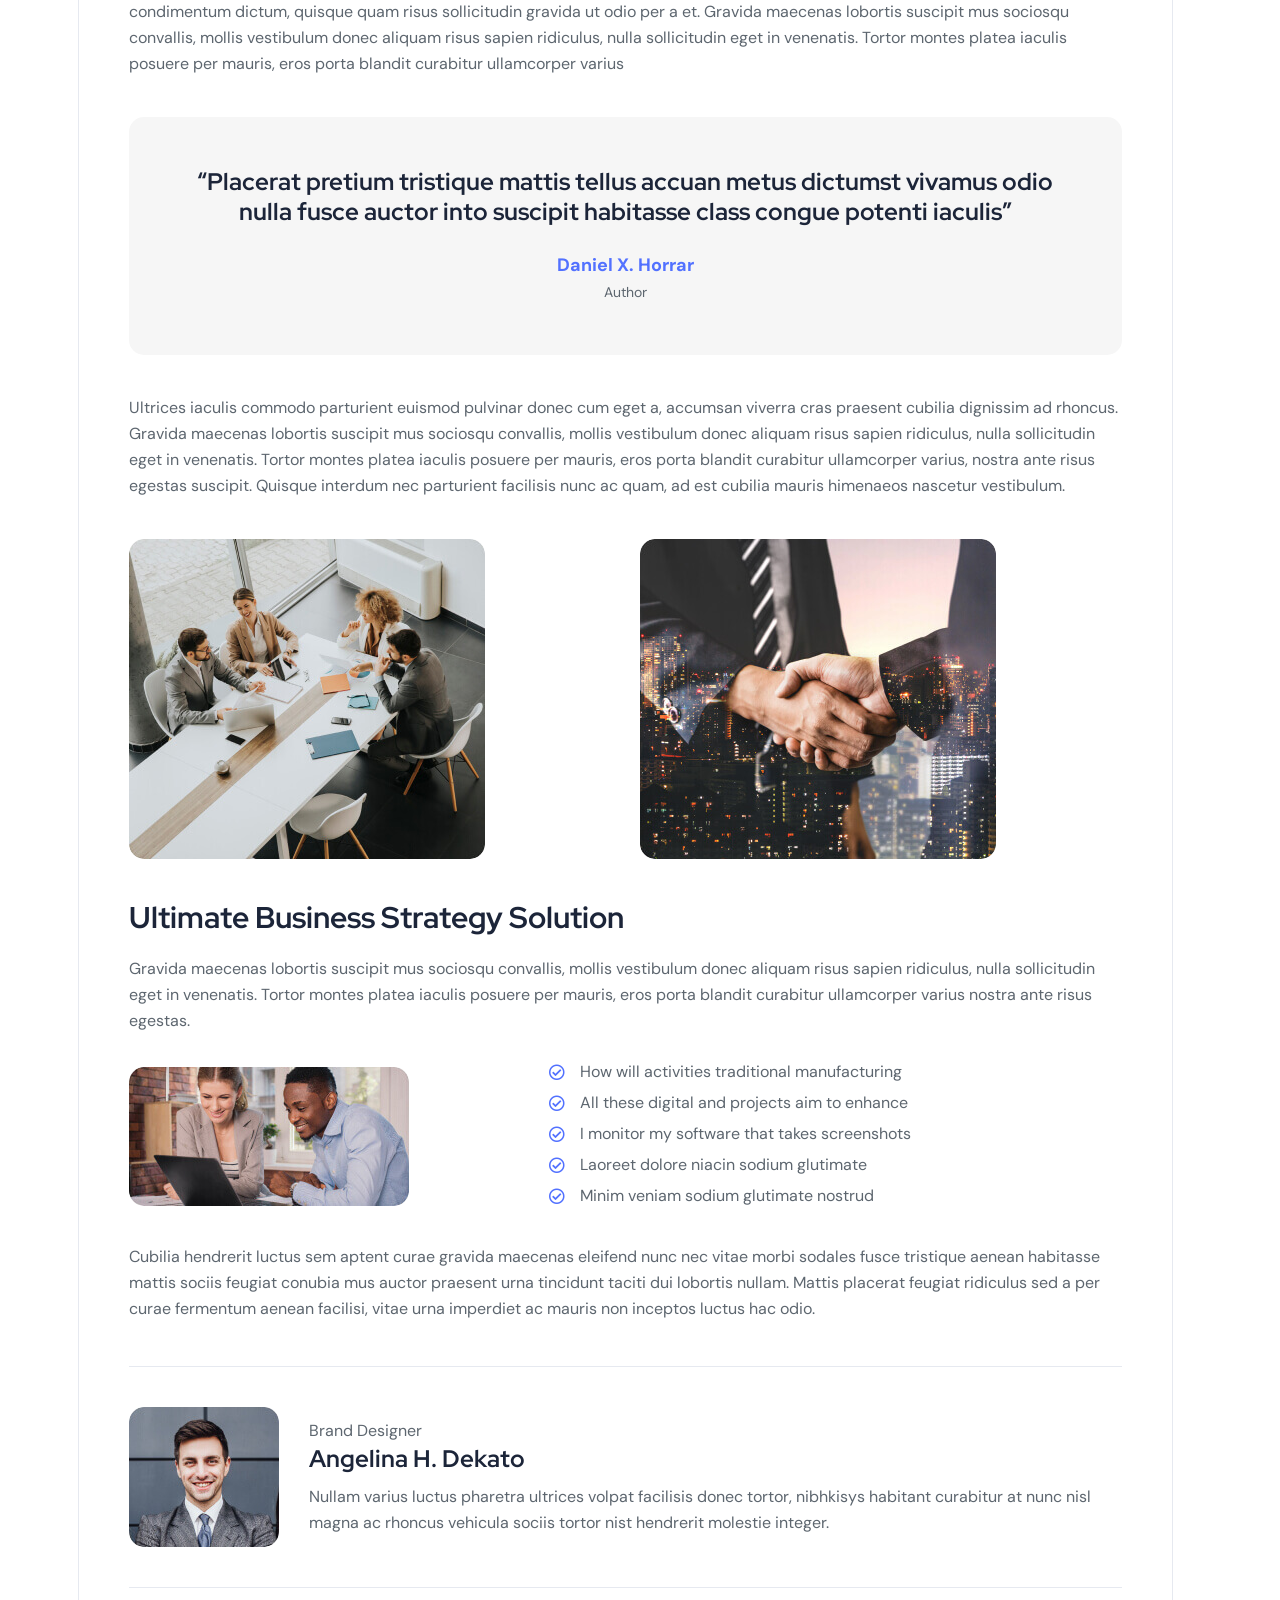
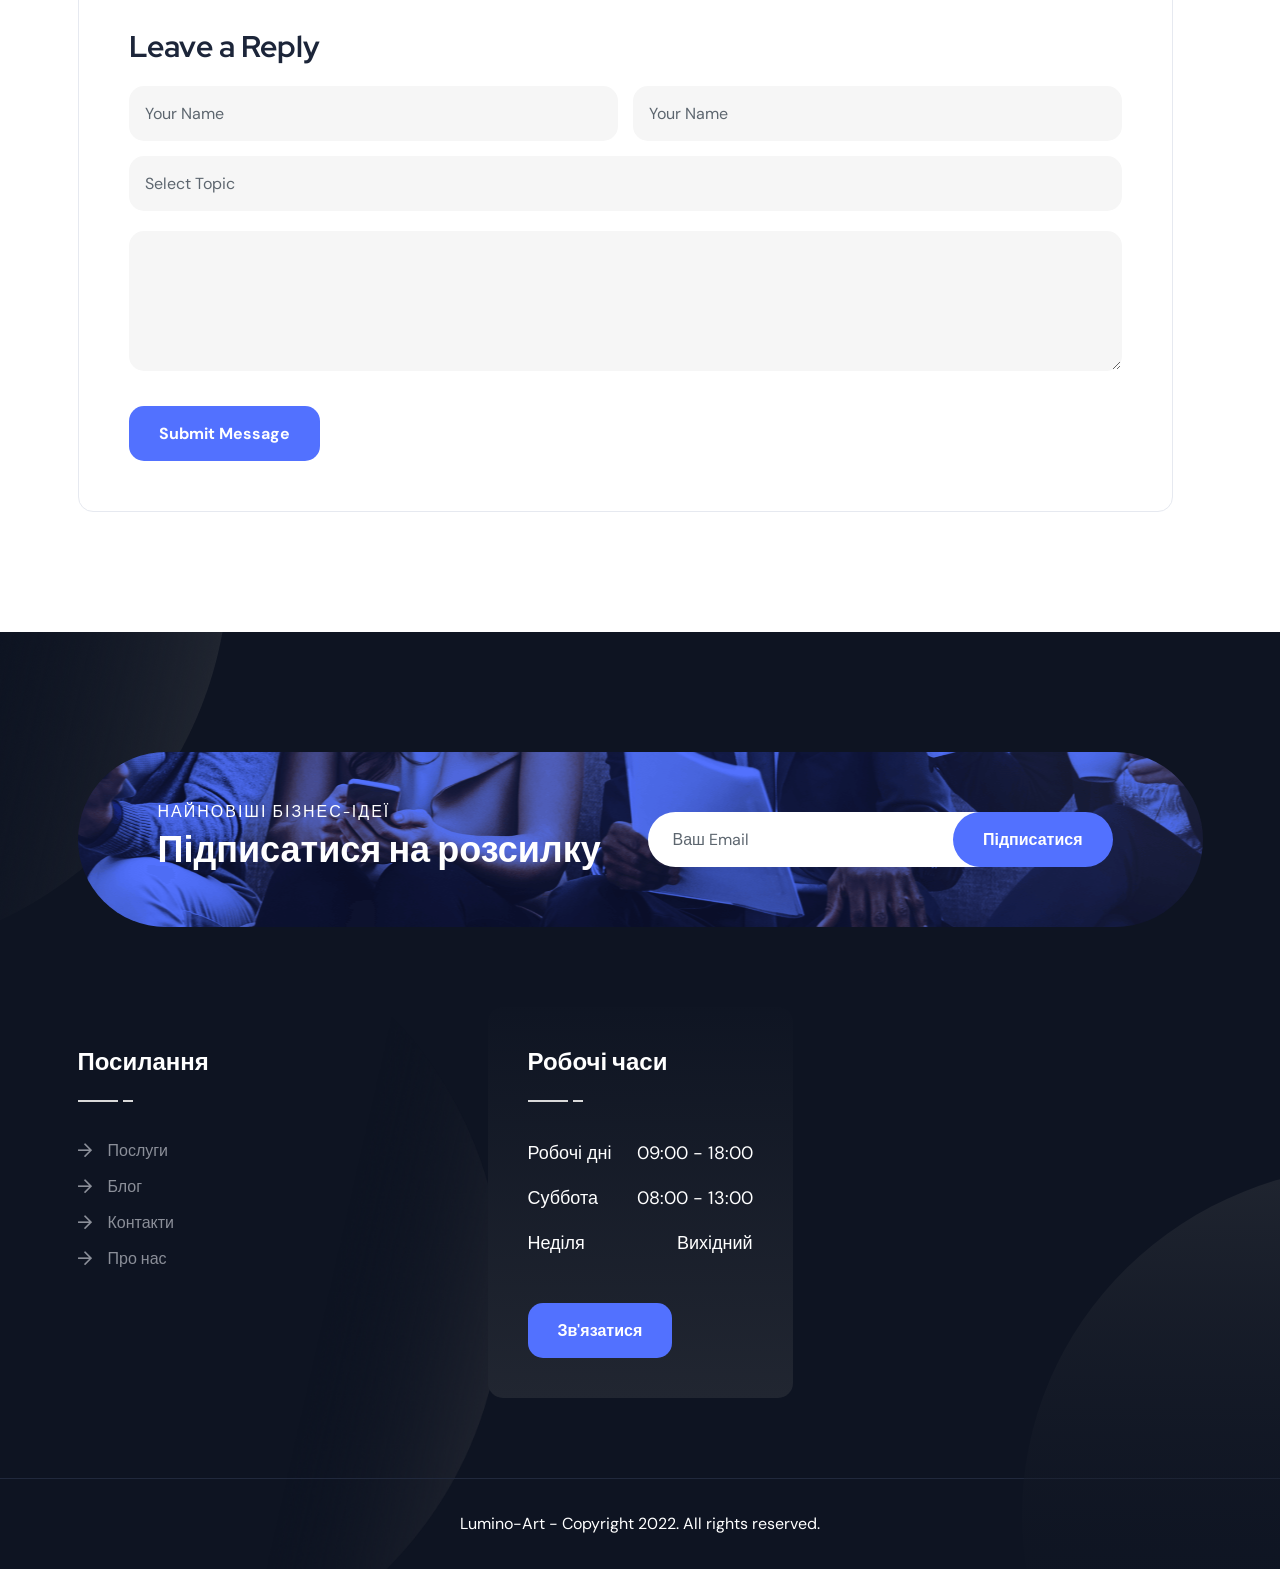
<file: blog-details.html>
<!DOCTYPE html>
<html lang="en">

<head>
    <meta charset="UTF-8">
    <meta http-equiv="X-UA-Compatible" content="IE=edge">
    <meta name="viewport" content="width=device-width, initial-scale=1.0">
    <title>Finbiz Post Details (Business Consultant)</title>
    <link rel="shortcut icon" type="image/x-icon" href="assets/images/fav.png">
    <link rel="stylesheet" href="assets/css/plugins/swiper.min.css">
    <link rel="stylesheet" href="assets/css/plugins/fontawesome-5.css">
    <link rel="stylesheet" href="assets/css/plugins/animate.min.css">
    <link rel="stylesheet" href="assets/css/plugins/unicons.css">
    <link rel="stylesheet" href="assets/css/vendor/bootstrap.min.css">
    <link rel="stylesheet" href="assets/css/style.css">
</head>

<body>

    <!-- start header area -->
    <!-- start header area -->
    <header class="header--sticky header-one ">
        <div class="header-top header-top-one bg-1">
            <div class="container">
                <div class="row">
                    <div class="col-lg-6 d-xl-block d-none">
                        <div class="left">
                            <div class="mail">
                                <a href="mailto:luminoartcompany@gmail.com"><i class="fal fa-envelope"></i> luminoartcompany@gmail.com</a>
                            </div>
                            <div class="working-time">
                                <p><i class="fal fa-clock"></i> Працюємо: 8.00am - 5.00pm</p>
                            </div>
                        </div>
                    </div>
                    <div class="col-lg-6 d-xl-block d-none">
                        <div class="right height--mod">
                            <ul class="social-wrapper-one">
                                <li><a href="#"><i class="fab fa-facebook-f"></i></a></li>
                                <li><a href="#"><i class="fab fa-twitter"></i></a></li>
                                <li><a href="#"><i class="fab fa-instagram"></i></a></li>
                            </ul>
                        </div>
                    </div>
                </div>
            </div>
        </div>
        <div class="header-main-one bg-white">
            <div class="container">
                <div class="row">
                    <div class="col-xl-3 col-lg-4 col-md-4 col-sm-4 col-4">
                        <div class="thumbnail">
                            <a href="index.html">
                                <img src="assets/images/logo/logo-main.png" alt="finbiz-logo">
                            </a>
                        </div>
                    </div>
                    <div class=" col-xl-9 col-lg-8 col-md-8 col-sm-8 col-8">
                        <div class="main-header">
                            <nav class="nav-main mainmenu-nav d-none d-xl-block">
                                <ul class="mainmenu">
                                    <li>
                                        <a class="nav-link" href="index.html">Головна</a>
                                    </li>
                                    <li class="has-droupdown">
                                        <a class="nav-link" href="portfolio-style-5.html">Послуги</a>
                                        <ul class="submenu menu-link3">
                                            <li><a href="project-details.html">Вивіски</a></li>
                                            <li><a href="project-details.html">Об'ємні літери</a></li>
                                            <li><a href="project-details.html">Неон і гнучкий неон</a></li>
                                            <li><a href="project-details.html">Лайтбокси</a></li>
                                            <li><a href="project-details.html">Рекламне оформлення</a></li>
                                            <li><a href="project-details.html">POS-матеріали</a></li>
                                            <li><a href="project-details.html">Брендування скла</a></li>
                                            <li><a href="project-details.html">Широкоформатний друк</a></li>
                                            <li><a href="project-details.html">Бренедування транспорту</a></li>
                                        </ul>
                                    </li>
                                    <li class="has-droupdown">
                                        <a class="nav-link" href="blog-grid.html">Блог</a>
                                        <ul class="submenu">
                                            <li><a href="blog-details.html">Який тип вивіски обрати</a></li>
                                            <li><a href="blog-details.html">Що треба знати про вивіски</a></li>
                                        </ul>
                                    </li>
                                    <li><a class="nav-item" href="about-us.html">Про нас</a></li>
                                    <li><a class="nav-item" href="contactus.html">Контакти</a></li>
                                </ul>
                            </nav>
                            <div class="button-area">
                                <a href="#" class="rts-btn btn-primary ml--20 ml_sm--5 header-one-btn quote-btn">Отримати пропозицію</a>
                                <button id="menu-btn" class="menu rts-btn btn-primary-alta ml--20 ml_sm--5">
                                    <img class="menu-dark" src="assets/images/icon/menu.png" alt="Menu-icon">
                                    <img class="menu-light" src="assets/images/icon/menu-light.png" alt="Menu-icon">
                                </button>
                            </div>
                        </div>
                    </div>
                </div>
            </div>
        </div>
    </header>
    <!-- End header area -->

    <div id="side-bar" class="side-bar">
        <button class="close-icon-menu"><i class="far fa-times"></i></button>
        <!-- inner menu area desktop start -->
        <div class="rts-sidebar-menu-desktop">
            <a class="logo-1" href="index.html"><img class="logo" src="assets/images/logo/logo-main.png" alt="finbiz_logo"></a>
            <div class="body d-none d-xl-block">
                <p class="disc">
                    Створюємо унікальний і привабливий дизайн для привертання клієнтів до Вашого бізнесу.
                </p>
                <div class="get-in-touch">
                    <!-- title -->
                    <div class="h6 title">Зв'яжіться з нами</div>
                    <!-- title End -->
                    <div class="wrapper">
                        <!-- single -->
                        <div class="single">
                            <i class="fas fa-phone-alt"></i>
                            <a href="#">+380994440220</a>
                        </div>
                        <!-- single ENd -->
                        <!-- single -->
                        <div class="single">
                            <i class="fas fa-envelope"></i>
                            <a href="#">luminoartcompany@gmail.comm</a>
                        </div>
                        <!-- single ENd -->
                        <!-- single -->
                        <div class="single">
                            <i class="fas fa-globe"></i>
                            <a href="#">www.webexample.com</a>
                        </div>
                        <!-- single ENd -->
                        <!-- single -->
                        <div class="single">
                            <i class="fas fa-map-marker-alt"></i>
                            <a href="#">Україна, м.Дніпро</a>
                        </div>
                        <!-- single ENd -->
                    </div>
                    <div class="social-wrapper-two menu">
                        <a href="#"><i class="fab fa-facebook-f"></i></a>
                        <a href="#"><i class="fab fa-instagram"></i></a>
                    </div>
                </div>
            </div>
            <div class="body-mobile d-block d-xl-none">
                <nav class="nav-main mainmenu-nav">
                    <ul class="mainmenu">
                        <li class="has-droupdown menu-item">
                            <a class="menu-link" href="#">Home</a>
                            <ul class="submenu">
                                <li>
                                    <ul>
                                        <a href="#0" class="tag">Homepages</a>
                                        <li class="mobile-menu-link"><a href="index.html">Main Home</a></li>
                                        <li class="mobile-menu-link"><a href="index-two.html">Consulting Home</a></li>
                                        <li class="mobile-menu-link"><a href="index-three.html">Corporate Home</a></li>
                                        <li class="mobile-menu-link"><a href="index-four.html">Insurance Home</a></li>
                                        <li class="mobile-menu-link"><a href="index-five.html">Marketing Home</a></li>
                                        <li class="mobile-menu-link"><a href="index-six.html">Finance Home</a></li>
                                        <li class="mobile-menu-link"><a href="index-seven.html">Human Resources</a></li>
                                        <li class="mobile-menu-link"><a href="index-eight.html">IT Solutions</a></li>
                                        <li class="mobile-menu-link"><a href="onepage-nine.html">Modern Agency</a></li>
                                        <li class="mobile-menu-link"><a href="onepage-ten.html">Startup Agency</a></li>
                                        <li class="mobile-menu-link"><a href="onepage-eleven.html">Branding-Agency</a></li>
                                    </ul>
                                </li>
                                <li>
                                    <ul>
                                        <a href="#0" class="tag">Onepages</a>
                                        <li class="mobile-menu-link"><a href="onepage-one.html">Main Home Onepage</a></li>
                                        <li class="mobile-menu-link"><a href="onepage-two.html">Consulting Home Onepage</a></li>
                                        <li class="mobile-menu-link"><a href="onepage-three.html">Corporate Home Onepage</a></li>
                                        <li class="mobile-menu-link"><a href="onepage-four.html">Insurance Home Onepage</a></li>
                                        <li class="mobile-menu-link"><a href="onepage-five.html">Marketing Home Onepage</a></li>
                                        <li class="mobile-menu-link"><a href="onepage-six.html">Finance Home Onepage</a></li>
                                        <li class="mobile-menu-link"><a href="onepage-seven.html">Human Resources Onepage</a></li>
                                        <li class="mobile-menu-link"><a href="onepage-eight.html">IT Solutions Onepage</a></li>
                                        <li class="mobile-menu-link"><a href="onepage-nine.html">Modern Agency</a></li>
                                        <li class="mobile-menu-link"><a href="onepage-ten.html">Startup Agency</a></li>
                                        <li class="mobile-menu-link"><a href="onepage-eleven.html">Branding-Agency</a></li>

                                    </ul>
                                </li>
                            </ul>
                        </li>
                        <li class="menu-item"><a class="menu-link" href="about-us.html">About Us</a></li>
                        <li class="has-droupdown menu-item">
                            <a class="menu-link" href="#">Services</a>
                            <ul class="submenu">
                                <li class="has-droupdown sub-droupdown">
                                    <a href="#">Our Service</a>
                                    <ul class="submenu third-lvl mobile-menu">
                                        <li><a href="our-service.html">Service 1</a></li>
                                        <li><a href="service-2.html">Service 2</a></li>
                                        <li><a href="service-3.html">Service 3</a></li>
                                    </ul>
                                </li>
                                <li class="mobile-menu-link"><a href="service-details.html">Service Details</a></li>
                            </ul>
                        </li>
                        <li class="has-droupdown menu-item">
                            <a class="menu-link" href="#">Pages</a>
                            <ul class="submenu">
                                <li class="mobile-menu-link"><a href="project.html">Project</a></li>
                                <li class="mobile-menu-link"><a href="project-details.html">Project Details</a></li>
                                <li class="mobile-menu-link"><a href="team.html">Team</a></li>
                                <li class="mobile-menu-link"><a href="team-details.html">Team Details</a></li>
                                <li class="mobile-menu-link"><a href="appoinment.html">appoinment</a></li>
                                <li class="mobile-menu-link"><a href="price-plan.html">Price Plan</a></li>
                                <li class="mobile-menu-link"><a href="404.html">404 Page</a></li>
                            </ul>
                        </li>
                        <li class="has-droupdown menu-item">
                            <a class="menu-link" href="#">Blog</a>
                            <ul class="submenu">
                                <li class="mobile-menu-link"><a href="blog-list.html">Blog List</a></li>
                                <li class="mobile-menu-link"><a href="blog-grid.html">Blog Grid</a></li>
                                <li class="mobile-menu-link"><a href="blog-details.html">Blog Details</a></li>
                            </ul>
                        </li>
                        <li class="menu-item menu-item"><a class="menu-link" href="contactus.html">Contact</a></li>
                    </ul>
                </nav>
                <div class="social-wrapper-two menu mobile-menu">
                    <a href="#"><i class="fab fa-facebook-f"></i></a>
                    <a href="#"><i class="fab fa-twitter"></i></a>
                    <a href="#"><i class="fab fa-instagram"></i></a>
                    <a href="#"><i class="fab fa-whatsapp"></i></a>
                    <!-- <a href="#"><i class="fab fa-linkedin"></i></a> -->
                </div>
                <a href="#" class="rts-btn btn-primary ml--20 ml_sm--5 header-one-btn quote-btnmenu">Get Quote</a>
            </div>
        </div>
        <!-- inner menu area desktop End -->
    </div>


    <div id="anywhere-home">
    </div>
    <!-- ENd Header Area -->

    <!-- start breadcrumb area -->
    <div class="rts-breadcrumb-area breadcrumb-bg bg_image">
        <div class="container">
            <div class="row align-items-center">
                <div class="col-xl-6 col-lg-6 col-md-6 col-sm-12 col-12 breadcrumb-1">
                    <h1 class="title">Post Details</h1>
                </div>
                <div class="col-xl-6 col-lg-6 col-md-6 col-sm-12 col-12">
                    <div class="bread-tag">
                        <a href="index.html">Home</a>
                        <span> / </span>
                        <a href="#" class="active">Post Details</a>
                    </div>
                </div>
            </div>
        </div>
    </div>
    <!-- end breadcrumb area -->

    <!-- rts blog mlist area -->
    <div class="rts-blog-list-area rts-section-gap">
        <div class="container">
            <div class="row g-5">
                <!-- rts blo post area -->
                <div class="col-xl-12 col-md-12 col-sm-12 col-12">
                    <!-- single post -->
                    <div class="blog-single-post-listing details mb--0">
                        <div class="thumbnail">
                            <img src="assets/images/blog/blog-lg-1.jpg" alt="Business-Blog">
                        </div>
                        <div class="blog-listing-content">
                            <div class="user-info">
                                <!-- single info -->
                                <div class="single">
                                    <i class="far fa-user-circle"></i>
                                    <span>by David Smith</span>
                                </div>
                                <!-- single infoe end -->
                                <!-- single info -->
                                <div class="single">
                                    <i class="far fa-clock"></i>
                                    <span>by David Smith</span>
                                </div>
                                <!-- single infoe end -->
                                <!-- single info -->
                                <div class="single">
                                    <i class="far fa-tags"></i>
                                    <span>by David Smith</span>
                                </div>
                                <!-- single infoe end -->
                            </div>
                            <h3 class="title">Profitable business makes your profit</h3>
                            <p class="disc para-1">
                                Collaboratively pontificate bleeding edge resources with inexpensive methodologies
                                globally initiate multidisciplinary compatible architectures pidiously repurpose leading
                                edge growth strategies with just in time web readiness communicate timely meta services
                            </p>
                            <p class="disc">
                                Onubia semper vel donec torquent fusce mauris felis aptent lacinia nisl, lectus
                                himenaeos euismod molestie iaculis interdum in laoreet condimentum dictum, quisque quam
                                risus sollicitudin gravida ut odio per a et. Gravida maecenas lobortis suscipit mus
                                sociosqu convallis, mollis vestibulum donec aliquam risus sapien ridiculus, nulla
                                sollicitudin eget in venenatis. Tortor montes platea iaculis posuere per mauris, eros
                                porta blandit curabitur ullamcorper varius
                            </p>
                            <!-- quote area start -->
                            <div class="rts-quote-area text-center">
                                <h5 class="title">“Placerat pretium tristique mattis tellus accuan metus dictumst
                                    vivamus odio nulla fusce auctor into suscipit habitasse class congue potenti
                                    iaculis”</h5>
                                <a href="#" class="name">Daniel X. Horrar</a>
                                <span>Author</span>
                            </div>
                            <!-- quote area end -->

                            <p class="disc">
                                Ultrices iaculis commodo parturient euismod pulvinar donec cum eget a, accumsan viverra
                                cras praesent cubilia dignissim ad rhoncus. Gravida maecenas lobortis suscipit mus
                                sociosqu convallis, mollis vestibulum donec aliquam risus sapien ridiculus, nulla
                                sollicitudin eget in venenatis. Tortor montes platea iaculis posuere per mauris, eros
                                porta blandit curabitur ullamcorper varius, nostra ante risus egestas suscipit. Quisque
                                interdum nec parturient facilisis nunc ac quam, ad est cubilia mauris himenaeos nascetur
                                vestibulum.
                            </p>

                            <div class="row g-5">
                                <div class="col-lg-6 col-md-6">
                                    <div class="thumbnail details">
                                        <img src="assets/images/blog/details/01.jpg" alt="finbiz_buseness">
                                    </div>
                                </div>
                                <div class="col-lg-6 col-md-6">
                                    <div class="thumbnail details">
                                        <img src="assets/images/blog/details/02.jpg" alt="finbiz_buseness">
                                    </div>
                                </div>
                            </div>

                            <h4 class="title mt--40 mt_sm--20">Ultimate Business Strategy Solution</h4>
                            <p class="disc mb--25">
                                Gravida maecenas lobortis suscipit mus sociosqu convallis, mollis vestibulum donec
                                aliquam risus sapien ridiculus, nulla sollicitudin eget in venenatis. Tortor montes
                                platea iaculis posuere per mauris, eros porta blandit curabitur ullamcorper varius
                                nostra ante risus egestas.
                            </p>
                            <div class="row align-items-center">
                                <div class="col-lg-5">
                                    <div class="thumbnail details mb_sm--15"><img src="assets/images/blog/details/03.jpg" alt="finbiz_buseness">
                                    </div>
                                </div>
                                <div class="col-lg-7">
                                    <div class="check-area-details">
                                        <!-- single check -->
                                        <div class="single-check">
                                            <i class="far fa-check-circle"></i>
                                            <span>How will activities traditional manufacturing</span>
                                        </div>
                                        <!-- single check End -->
                                        <!-- single check -->
                                        <div class="single-check">
                                            <i class="far fa-check-circle"></i>
                                            <span>All these digital and projects aim to enhance</span>
                                        </div>
                                        <!-- single check End -->
                                        <!-- single check -->
                                        <div class="single-check">
                                            <i class="far fa-check-circle"></i>
                                            <span>I monitor my software that takes screenshots</span>
                                        </div>
                                        <!-- single check End -->
                                        <!-- single check -->
                                        <div class="single-check">
                                            <i class="far fa-check-circle"></i>
                                            <span>Laoreet dolore niacin sodium glutimate
                                            </span>
                                        </div>
                                        <!-- single check End -->
                                        <!-- single check -->
                                        <div class="single-check">
                                            <i class="far fa-check-circle"></i>
                                            <span>Minim veniam sodium glutimate nostrud</span>
                                        </div>
                                        <!-- single check End -->
                                    </div>
                                </div>
                            </div>
                            <p class="disc mt--30">
                                Cubilia hendrerit luctus sem aptent curae gravida maecenas eleifend nunc nec vitae morbi
                                sodales fusce tristique aenean habitasse mattis sociis feugiat conubia mus auctor
                                praesent urna tincidunt taciti dui lobortis nullam. Mattis placerat feugiat ridiculus
                                sed a per curae fermentum aenean facilisi, vitae urna imperdiet ac mauris non inceptos
                                luctus hac odio.
                            </p>
                            
                            <div class="author-area">
                                <div class="thumbnail details mb_sm--15">
                                    <img src="assets/images/blog/details/author.jpg" alt="finbiz_buseness">
                                </div>
                                <div class="author-details team">
                                    <span>Brand Designer</span>
                                    <h5>Angelina H. Dekato</h5>
                                    <p class="disc">
                                        Nullam varius luctus pharetra ultrices volpat facilisis donec tortor, nibhkisys
                                        habitant curabitur at nunc nisl magna ac rhoncus vehicula sociis tortor nist
                                        hendrerit molestie integer.
                                    </p>
                                </div>
                            </div>
                            <div class="replay-area-details">
                                <h4 class="title">Leave a Reply</h4>
                                <form action="#">
                                    <div class="row g-4">
                                        <div class="col-lg-6">
                                            <input type="text" placeholder="Your Name">
                                        </div>
                                        <div class="col-lg-6">
                                            <input type="text" placeholder="Your Name">
                                        </div>
                                        <div class="col-12">
                                            <input type="text" placeholder="Select Topic">
                                            <textarea></textarea>
                                        </div>
                                    </div>
                                </form>
                            </div>
                            <a class="rts-btn btn-primary" href="#">Submit Message</a>
                        </div>
                    </div>
                    <!-- single post End-->
                </div>
                <!-- rts-blog post end area -->
            </div>
        </div>
    </div>
    <!-- rts blog mlist area End -->

    <!-- start header area -->
    <!-- rts footer area start -->
    <div class="rts-footer-area footer-one rts-section-gapTop bg-footer-one">
        <div class="container bg-shape-f1">
            <!-- footer call to action area -->
            <div class="row">
                <div class="col-12">
                    <div class="rts-cta-wrapper">
                        <div class="background-cta">
                            <div class="row">
                                <!-- cta-left -->
                                <div class="col-lg-6">
                                    <div class="cta-left-wrapepr">
                                        <p class="cta-disc">
                                            Найновіші бізнес-ідеї
                                        </p>
                                        <h3 class="title">Підписатися на розсилку</h3>
                                    </div>
                                </div>
                                <!-- cta left end -->
                                <div class="col-lg-6">
                                    <!-- cta right -->
                                    <form class="cta-input-arae">
                                        <input type="email" name="email" placeholder="Ваш Email" required>
                                        <button type="submit" class="rts-btn btn-primary">Підписатися</button>
                                    </form>
                                    <!-- cta right End -->
                                </div>
                            </div>
                        </div>
                    </div>
                </div>
            </div>
            <!-- footer call to action area End -->
            <!-- rts footer area -->
            <div class="row pt--120 pt_sm--80 pb--80 pb_sm--40">
                <div class="col-xl-4 col-md-6 col-sm-12 col-12">
                    <div class="footer-one-single-wized">
                        <div class="wized-title">
                            <h5 class="title">Посилання</h5>
                            <img src="assets/images/footer/under-title.png" alt="finbiz_footer">
                        </div>
                        <div class="quick-link-inner">
                            <ul class="links">
                                <li><a href="#"><i class="far fa-arrow-right"></i> Послуги</a></li>
                                <li><a href="#"><i class="far fa-arrow-right"></i> Блог</a></li>
                                <li><a href="#"><i class="far fa-arrow-right"></i> Контакти</a></li>
                                <li><a href="#"><i class="far fa-arrow-right"></i> Про нас</a></li>
                            </ul>
                        </div>
                    </div>
                </div>
                <!-- footer mid area -->
                <div class="col-xl-4 col-md-6 col-sm-12 col-12">
                    <div class="footer-one-single-wized mid-bg">
                        <div class="wized-title">
                            <h5 class="title">Робочі часи</h5>
                            <img src="assets/images/footer/under-title.png" alt="finbiz_footer">
                        </div>
                        <div class="opening-time-inner">
                            <div class="single-opening">
                                <p class="day">Робочі дні</p>
                                <p class="time">09:00 - 18:00</p>
                            </div>
                            <div class="single-opening">
                                <p class="day">Суббота</p>
                                <p class="time">08:00 - 13:00</p>
                            </div>
                            <div class="single-opening mb--30 mb_sm--10">
                                <p class="day">Неділя</p>
                                <p class="time">Вихідний</p>
                            </div>
                            <a href="#" class="rts-btn btn-primary contact-us">Зв'язатися</a>
                        </div>
                    </div>
                </div>
                <!-- footer mid area end -->

            </div>
            <!-- rts footer area End -->
        </div>
        <!-- copyright area start -->
        <div class="rts-copyright-area">
            <div class="container">
                <div class="row">
                    <div class="col-12">
                        <div class="text-center">
                            <p>Lumino-Art - Copyright 2022. All rights reserved.</p>
                        </div>
                    </div>
                </div>
            </div>
        </div>
        <!-- copyright area end -->
    </div>
    <!-- rts footer area end -->
    <!-- ENd Header Area -->

    <!-- start loader -->
    <div class="loader-wrapper">
        <div class="loader">
        </div>
        <div class="loader-section section-left"></div>
        <div class="loader-section section-right"></div>
    </div>
    <!-- End loader -->

    <!-- progress Back to top -->
    <div class="progress-wrap">
        <svg class="progress-circle svg-content" width="100%" height="100%" viewBox="-1 -1 102 102">
            <path d="M50,1 a49,49 0 0,1 0,98 a49,49 0 0,1 0,-98" />
        </svg>
    </div>
    <!-- progress Back to top End -->


    <!-- scripts start form hear -->
    <script src="assets/js/vendor/jquery.min.js"></script>
    <script src="assets/js/vendor/jqueryui.js"></script>
    <script src="assets/js/vendor/waypoint.js"></script>
    <script src="assets/js/plugins/swiper.js"></script>
    <script src="assets/js/plugins/counterup.js"></script>
    <script src="assets/js/plugins/sal.min.js"></script>
    <script src="assets/js/vendor/bootstrap.min.js"></script>

    <script src="assets/js/vendor/waw.js"></script>
    <script src="assets/js/plugins/contact.form.js"></script>
    <!-- main Js -->
    <script src="assets/js/main.js"></script>
    <!-- scripts end form hear -->
</body>

</html>
</file>
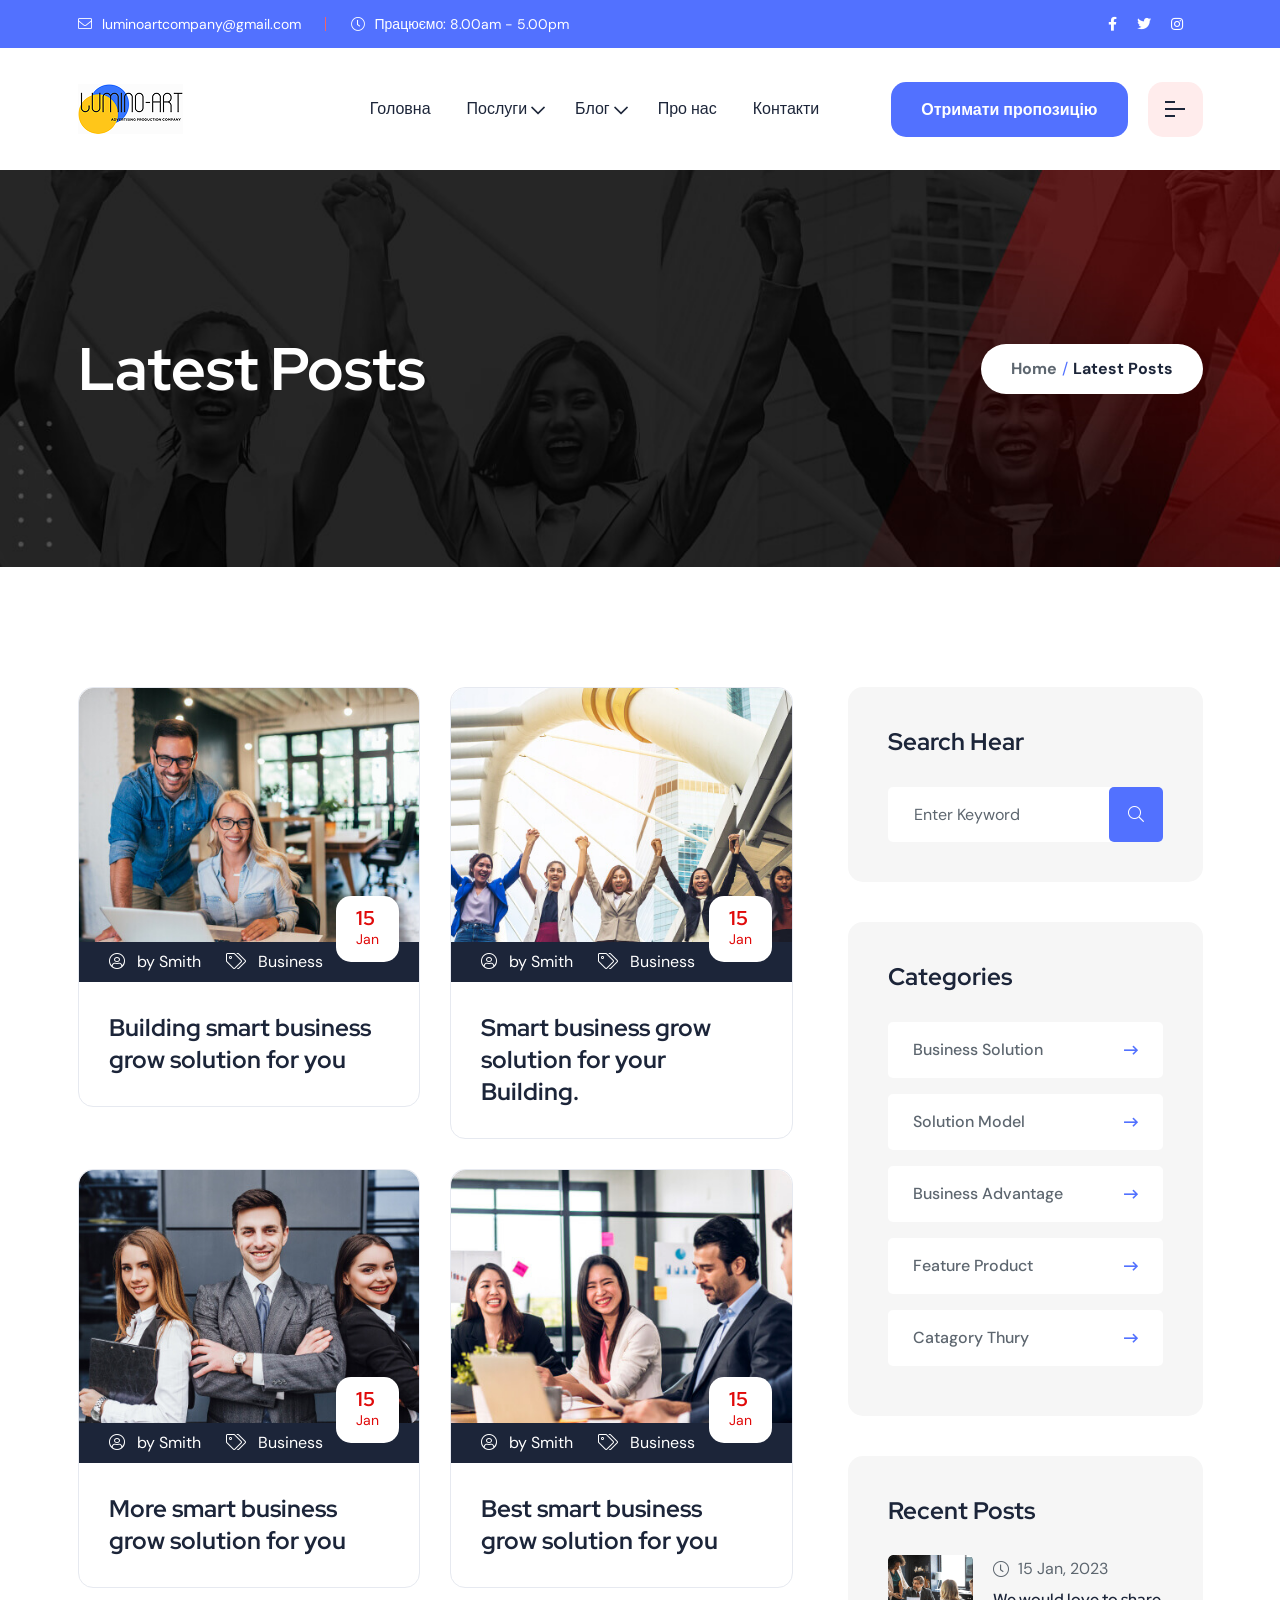
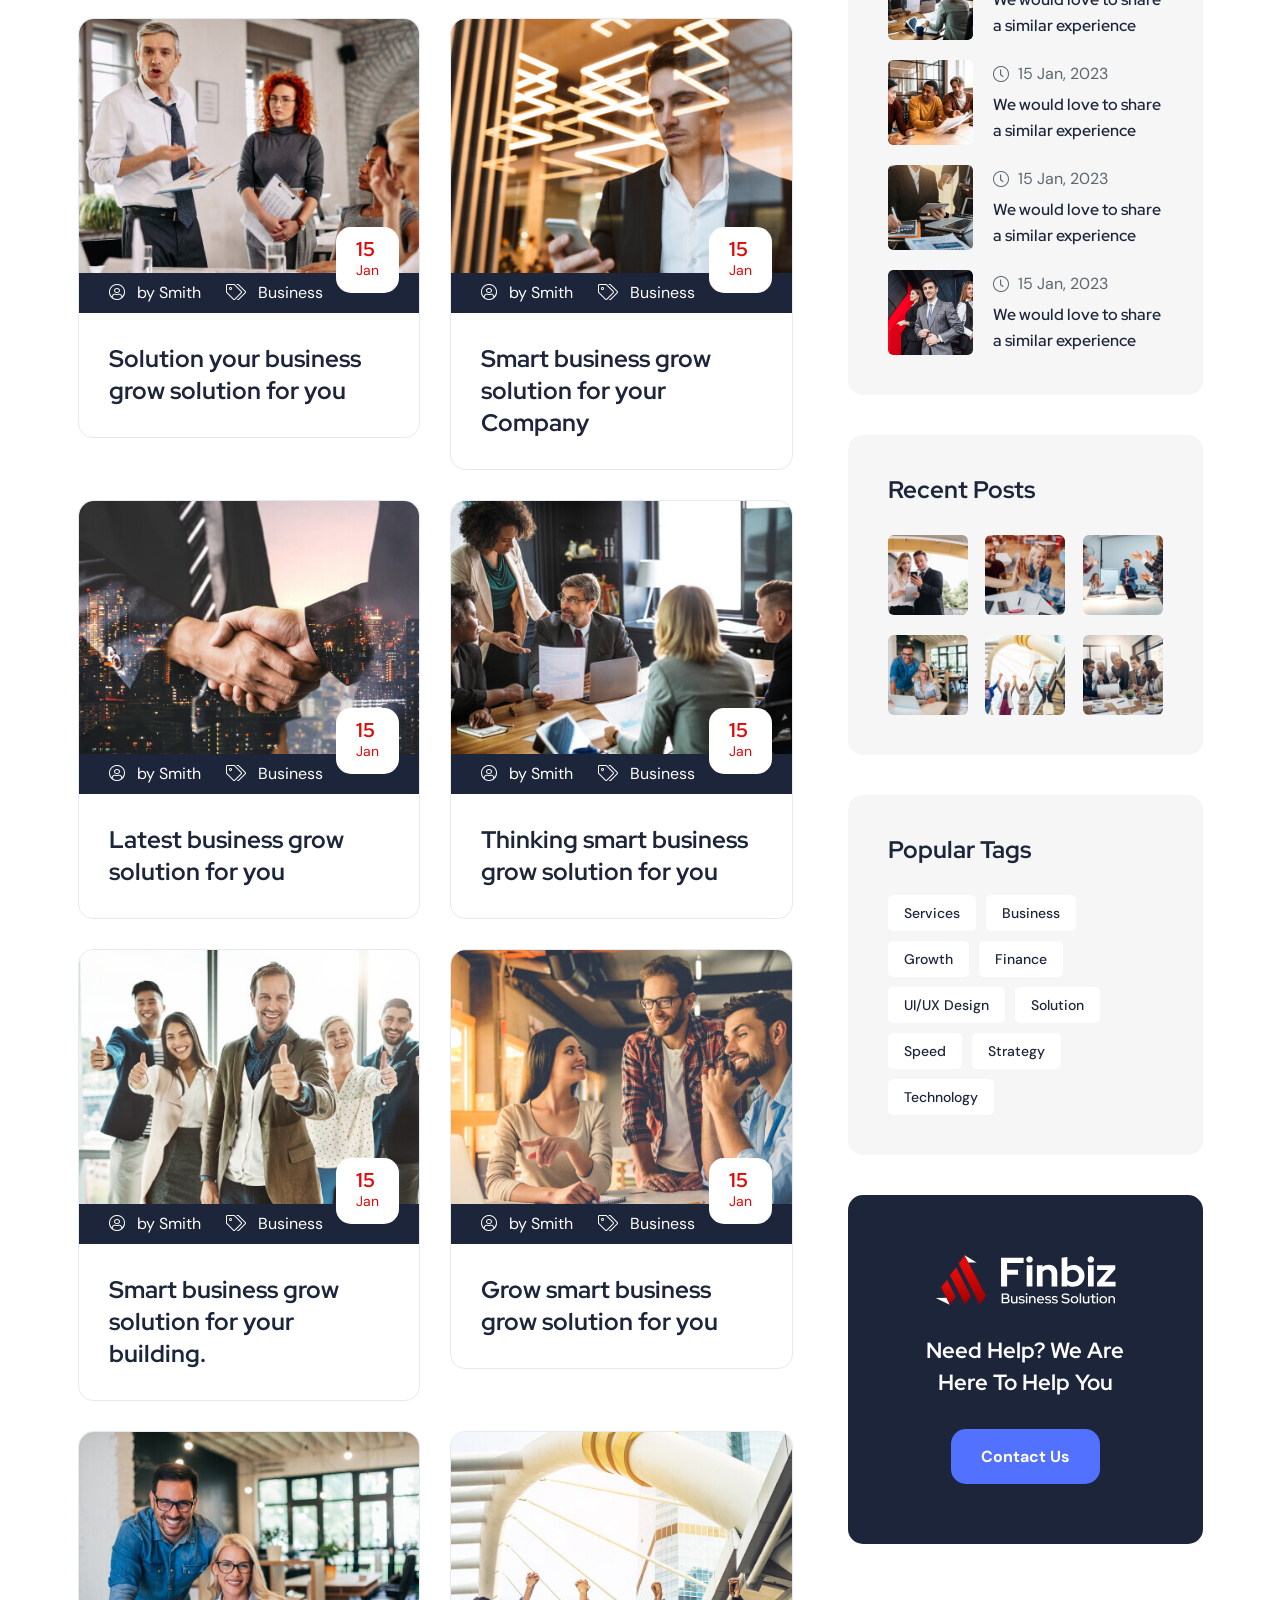
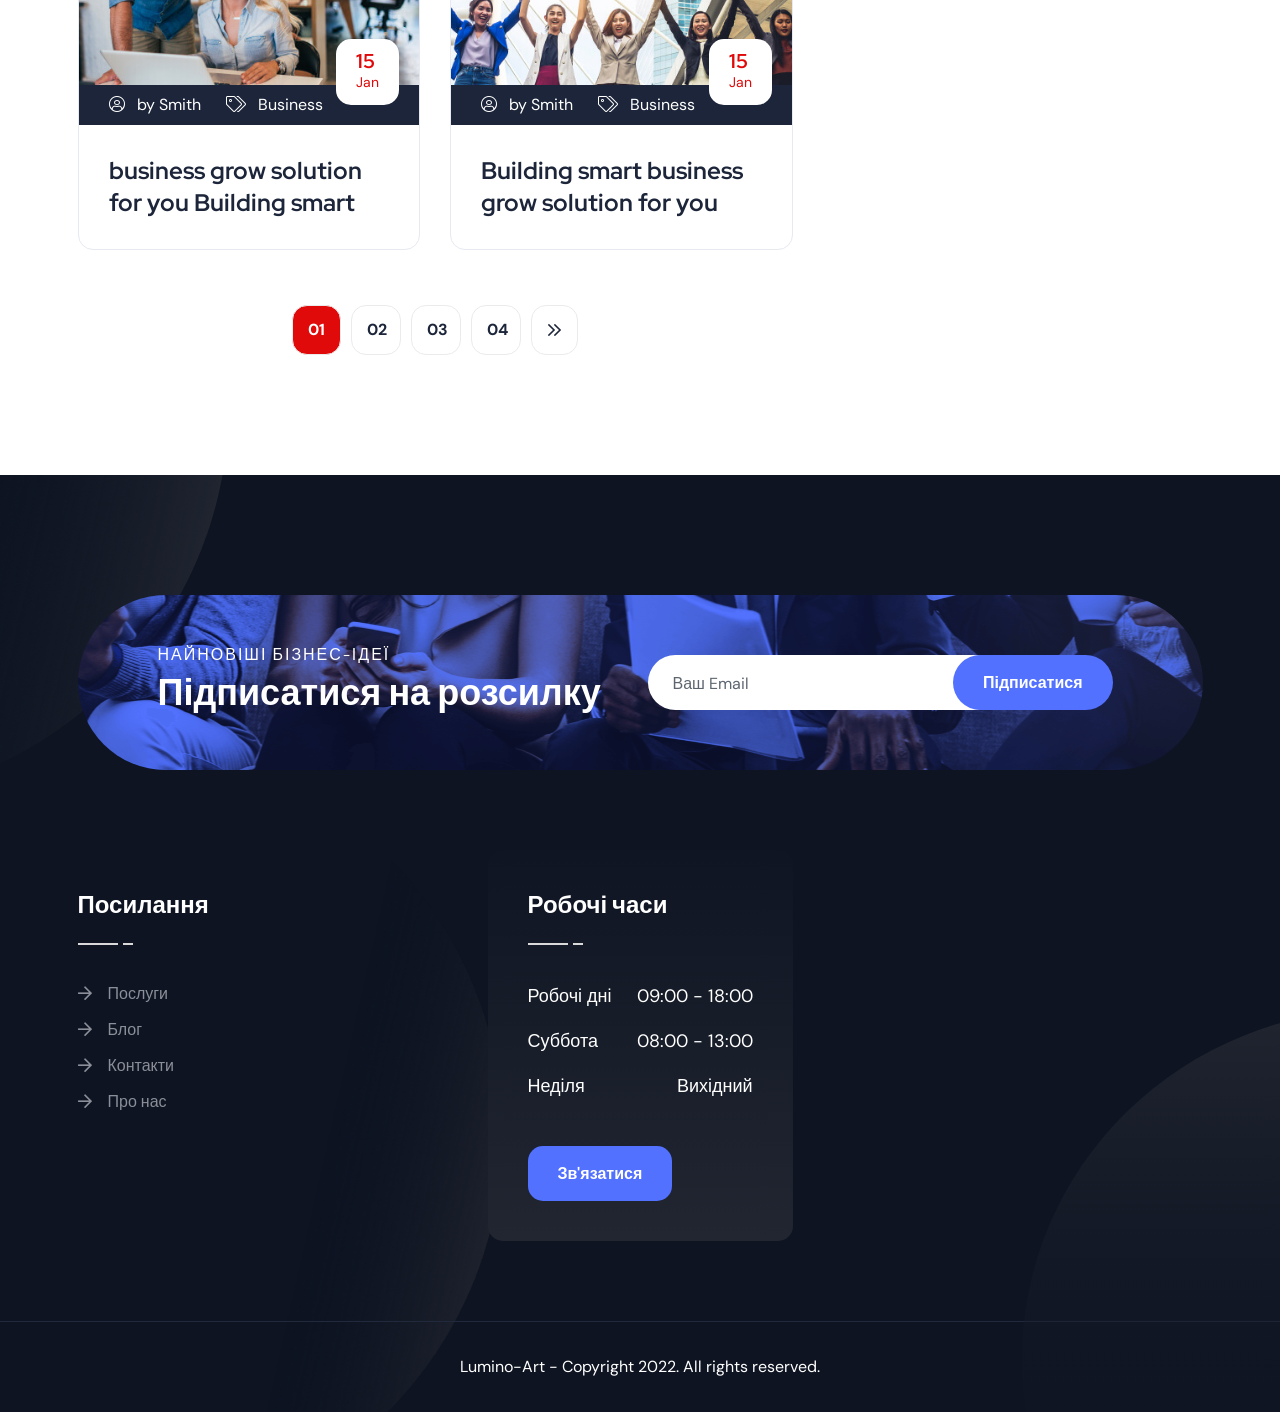
<file: blog-grid.html>
<!DOCTYPE html>
<html lang="en">

<head>
    <meta charset="UTF-8">
    <meta http-equiv="X-UA-Compatible" content="IE=edge">
    <meta name="viewport" content="width=device-width, initial-scale=1.0">
    <title>Finbiz Blog Grid (Business Consultant)</title>
    <link rel="shortcut icon" type="image/x-icon" href="assets/images/fav.png">
    <link rel="stylesheet" href="assets/css/plugins/swiper.min.css">
    <link rel="stylesheet" href="assets/css/plugins/fontawesome-5.css">
    <link rel="stylesheet" href="assets/css/plugins/animate.min.css">
    <link rel="stylesheet" href="assets/css/plugins/unicons.css">
    <link rel="stylesheet" href="assets/css/vendor/bootstrap.min.css">
    <link rel="stylesheet" href="assets/css/style.css">
</head>

<body>

    <!-- start header area -->
    <!-- start header area -->
    <header class="header--sticky header-one ">
        <div class="header-top header-top-one bg-1">
            <div class="container">
                <div class="row">
                    <div class="col-lg-6 d-xl-block d-none">
                        <div class="left">
                            <div class="mail">
                                <a href="mailto:luminoartcompany@gmail.com"><i class="fal fa-envelope"></i> luminoartcompany@gmail.com</a>
                            </div>
                            <div class="working-time">
                                <p><i class="fal fa-clock"></i> Працюємо: 8.00am - 5.00pm</p>
                            </div>
                        </div>
                    </div>
                    <div class="col-lg-6 d-xl-block d-none">
                        <div class="right height--mod">
                            <ul class="social-wrapper-one">
                                <li><a href="#"><i class="fab fa-facebook-f"></i></a></li>
                                <li><a href="#"><i class="fab fa-twitter"></i></a></li>
                                <li><a href="#"><i class="fab fa-instagram"></i></a></li>
                            </ul>
                        </div>
                    </div>
                </div>
            </div>
        </div>
        <div class="header-main-one bg-white">
            <div class="container">
                <div class="row">
                    <div class="col-xl-3 col-lg-4 col-md-4 col-sm-4 col-4">
                        <div class="thumbnail">
                            <a href="index.html">
                                <img src="assets/images/logo/logo-main.png" alt="finbiz-logo">
                            </a>
                        </div>
                    </div>
                    <div class=" col-xl-9 col-lg-8 col-md-8 col-sm-8 col-8">
                        <div class="main-header">
                            <nav class="nav-main mainmenu-nav d-none d-xl-block">
                                <ul class="mainmenu">
                                    <li>
                                        <a class="nav-link" href="index.html">Головна</a>
                                    </li>
                                    <li class="has-droupdown">
                                        <a class="nav-link" href="portfolio-style-5.html">Послуги</a>
                                        <ul class="submenu menu-link3">
                                            <li><a href="project-details.html">Вивіски</a></li>
                                            <li><a href="project-details.html">Об'ємні літери</a></li>
                                            <li><a href="project-details.html">Неон і гнучкий неон</a></li>
                                            <li><a href="project-details.html">Лайтбокси</a></li>
                                            <li><a href="project-details.html">Рекламне оформлення</a></li>
                                            <li><a href="project-details.html">POS-матеріали</a></li>
                                            <li><a href="project-details.html">Брендування скла</a></li>
                                            <li><a href="project-details.html">Широкоформатний друк</a></li>
                                            <li><a href="project-details.html">Бренедування транспорту</a></li>
                                        </ul>
                                    </li>
                                    <li class="has-droupdown">
                                        <a class="nav-link" href="blog-grid.html">Блог</a>
                                        <ul class="submenu">
                                            <li><a href="blog-details.html">Який тип вивіски обрати</a></li>
                                            <li><a href="blog-details.html">Що треба знати про вивіски</a></li>
                                        </ul>
                                    </li>
                                    <li><a class="nav-item" href="about-us.html">Про нас</a></li>
                                    <li><a class="nav-item" href="contactus.html">Контакти</a></li>
                                </ul>
                            </nav>
                            <div class="button-area">
                                <a href="#" class="rts-btn btn-primary ml--20 ml_sm--5 header-one-btn quote-btn">Отримати пропозицію</a>
                                <button id="menu-btn" class="menu rts-btn btn-primary-alta ml--20 ml_sm--5">
                                    <img class="menu-dark" src="assets/images/icon/menu.png" alt="Menu-icon">
                                    <img class="menu-light" src="assets/images/icon/menu-light.png" alt="Menu-icon">
                                </button>
                            </div>
                        </div>
                    </div>
                </div>
            </div>
        </div>
    </header>
    <!-- End header area -->

    <div id="side-bar" class="side-bar">
        <button class="close-icon-menu"><i class="far fa-times"></i></button>
        <!-- inner menu area desktop start -->
        <div class="rts-sidebar-menu-desktop">
            <a class="logo-1" href="index.html"><img class="logo" src="assets/images/logo/logo-main.png" alt="finbiz_logo"></a>
            <div class="body d-none d-xl-block">
                <p class="disc">
                    Створюємо унікальний і привабливий дизайн для привертання клієнтів до Вашого бізнесу.
                </p>
                <div class="get-in-touch">
                    <!-- title -->
                    <div class="h6 title">Зв'яжіться з нами</div>
                    <!-- title End -->
                    <div class="wrapper">
                        <!-- single -->
                        <div class="single">
                            <i class="fas fa-phone-alt"></i>
                            <a href="#">+380994440220</a>
                        </div>
                        <!-- single ENd -->
                        <!-- single -->
                        <div class="single">
                            <i class="fas fa-envelope"></i>
                            <a href="#">luminoartcompany@gmail.comm</a>
                        </div>
                        <!-- single ENd -->
                        <!-- single -->
                        <div class="single">
                            <i class="fas fa-globe"></i>
                            <a href="#">www.webexample.com</a>
                        </div>
                        <!-- single ENd -->
                        <!-- single -->
                        <div class="single">
                            <i class="fas fa-map-marker-alt"></i>
                            <a href="#">Україна, м.Дніпро</a>
                        </div>
                        <!-- single ENd -->
                    </div>
                    <div class="social-wrapper-two menu">
                        <a href="#"><i class="fab fa-facebook-f"></i></a>
                        <a href="#"><i class="fab fa-instagram"></i></a>
                    </div>
                </div>
            </div>
            <div class="body-mobile d-block d-xl-none">
                <nav class="nav-main mainmenu-nav">
                    <ul class="mainmenu">
                        <li class="has-droupdown menu-item">
                            <a class="menu-link" href="#">Home</a>
                            <ul class="submenu">
                                <li>
                                    <ul>
                                        <a href="#0" class="tag">Homepages</a>
                                        <li class="mobile-menu-link"><a href="index.html">Main Home</a></li>
                                        <li class="mobile-menu-link"><a href="index-two.html">Consulting Home</a></li>
                                        <li class="mobile-menu-link"><a href="index-three.html">Corporate Home</a></li>
                                        <li class="mobile-menu-link"><a href="index-four.html">Insurance Home</a></li>
                                        <li class="mobile-menu-link"><a href="index-five.html">Marketing Home</a></li>
                                        <li class="mobile-menu-link"><a href="index-six.html">Finance Home</a></li>
                                        <li class="mobile-menu-link"><a href="index-seven.html">Human Resources</a></li>
                                        <li class="mobile-menu-link"><a href="index-eight.html">IT Solutions</a></li>
                                        <li class="mobile-menu-link"><a href="onepage-nine.html">Modern Agency</a></li>
                                        <li class="mobile-menu-link"><a href="onepage-ten.html">Startup Agency</a></li>
                                        <li class="mobile-menu-link"><a href="onepage-eleven.html">Branding-Agency</a></li>
                                    </ul>
                                </li>
                                <li>
                                    <ul>
                                        <a href="#0" class="tag">Onepages</a>
                                        <li class="mobile-menu-link"><a href="onepage-one.html">Main Home Onepage</a></li>
                                        <li class="mobile-menu-link"><a href="onepage-two.html">Consulting Home Onepage</a></li>
                                        <li class="mobile-menu-link"><a href="onepage-three.html">Corporate Home Onepage</a></li>
                                        <li class="mobile-menu-link"><a href="onepage-four.html">Insurance Home Onepage</a></li>
                                        <li class="mobile-menu-link"><a href="onepage-five.html">Marketing Home Onepage</a></li>
                                        <li class="mobile-menu-link"><a href="onepage-six.html">Finance Home Onepage</a></li>
                                        <li class="mobile-menu-link"><a href="onepage-seven.html">Human Resources Onepage</a></li>
                                        <li class="mobile-menu-link"><a href="onepage-eight.html">IT Solutions Onepage</a></li>
                                        <li class="mobile-menu-link"><a href="onepage-nine.html">Modern Agency</a></li>
                                        <li class="mobile-menu-link"><a href="onepage-ten.html">Startup Agency</a></li>
                                        <li class="mobile-menu-link"><a href="onepage-eleven.html">Branding-Agency</a></li>

                                    </ul>
                                </li>
                            </ul>
                        </li>
                        <li class="menu-item"><a class="menu-link" href="about-us.html">About Us</a></li>
                        <li class="has-droupdown menu-item">
                            <a class="menu-link" href="#">Services</a>
                            <ul class="submenu">
                                <li class="has-droupdown sub-droupdown">
                                    <a href="#">Our Service</a>
                                    <ul class="submenu third-lvl mobile-menu">
                                        <li><a href="our-service.html">Service 1</a></li>
                                        <li><a href="service-2.html">Service 2</a></li>
                                        <li><a href="service-3.html">Service 3</a></li>
                                    </ul>
                                </li>
                                <li class="mobile-menu-link"><a href="service-details.html">Service Details</a></li>
                            </ul>
                        </li>
                        <li class="has-droupdown menu-item">
                            <a class="menu-link" href="#">Pages</a>
                            <ul class="submenu">
                                <li class="mobile-menu-link"><a href="project.html">Project</a></li>
                                <li class="mobile-menu-link"><a href="project-details.html">Project Details</a></li>
                                <li class="mobile-menu-link"><a href="team.html">Team</a></li>
                                <li class="mobile-menu-link"><a href="team-details.html">Team Details</a></li>
                                <li class="mobile-menu-link"><a href="appoinment.html">appoinment</a></li>
                                <li class="mobile-menu-link"><a href="price-plan.html">Price Plan</a></li>
                                <li class="mobile-menu-link"><a href="404.html">404 Page</a></li>
                            </ul>
                        </li>
                        <li class="has-droupdown menu-item">
                            <a class="menu-link" href="#">Blog</a>
                            <ul class="submenu">
                                <li class="mobile-menu-link"><a href="blog-list.html">Blog List</a></li>
                                <li class="mobile-menu-link"><a href="blog-grid.html">Blog Grid</a></li>
                                <li class="mobile-menu-link"><a href="blog-details.html">Blog Details</a></li>
                            </ul>
                        </li>
                        <li class="menu-item menu-item"><a class="menu-link" href="contactus.html">Contact</a></li>
                    </ul>
                </nav>
                <div class="social-wrapper-two menu mobile-menu">
                    <a href="#"><i class="fab fa-facebook-f"></i></a>
                    <a href="#"><i class="fab fa-twitter"></i></a>
                    <a href="#"><i class="fab fa-instagram"></i></a>
                    <a href="#"><i class="fab fa-whatsapp"></i></a>
                    <!-- <a href="#"><i class="fab fa-linkedin"></i></a> -->
                </div>
                <a href="#" class="rts-btn btn-primary ml--20 ml_sm--5 header-one-btn quote-btnmenu">Get Quote</a>
            </div>
        </div>
        <!-- inner menu area desktop End -->
    </div>

    <div class="search-input-area">
        <div class="container">
            <div class="search-input-inner">
                <div class="input-div">
                    <input id="searchInput1" class="search-input" type="text" placeholder="Search by keyword or #">
                    <button><i class="far fa-search"></i></button>
                </div>
            </div>
        </div>
        <div id="close" class="search-close-icon"><i class="far fa-times"></i></div>
    </div>

    <div id="anywhere-home">
    </div>
    <!-- ENd Header Area -->

    <!-- start breadcrumb area -->
    <div class="rts-breadcrumb-area breadcrumb-bg bg_image">
        <div class="container">
            <div class="row align-items-center">
                <div class="col-xl-6 col-lg-6 col-md-6 col-sm-12 col-12 breadcrumb-1">
                    <h1 class="title">Latest Posts</h1>
                </div>
                <div class="col-xl-6 col-lg-6 col-md-6 col-sm-12 col-12">
                    <div class="bread-tag">
                        <a href="index.html">Home</a>
                        <span> / </span>
                        <a href="#" class="active">Latest Posts</a>
                    </div>
                </div>
            </div>
        </div>
    </div>
    <!-- end breadcrumb area -->



    <!-- rts blog grid area -->
    <div class="rts-blog-grid-area rts-section-gap">
        <div class="container">
            <div class="row g-5">
                <div class="col-xl-8 col-md-12 col-sm-12 col-12 pr--40 pr_md--0 pr_sm-controler--0">
                    <div class="row g-5">
                        <div class="col-lg-6 col-md-6 col-sm-12 col-12">
                            <!-- start blog grid inner -->
                            <div class="blog-grid-inner">
                                <div class="blog-header">
                                    <a class="thumbnail" href="blog-details.html">
                                        <img src="assets/images/blog/grid/01.jpg" alt="Business_Blog">
                                    </a>
                                    <div class="blog-info">
                                        <div class="user">
                                            <i class="fal fa-user-circle"></i>
                                            <span>by Smith</span>
                                        </div>
                                        <div class="user">
                                            <i class="fal fa-tags"></i>
                                            <span>Business</span>
                                        </div>
                                    </div>
                                    <div class="date">
                                        <h6 class="title">15</h6>
                                        <span>Jan</span>
                                    </div>
                                </div>
                                <div class="blog-body">
                                    <a href="blog-details.html">
                                        <h5 class="title">
                                            Building smart business grow solution for you
                                        </h5>
                                    </a>
                                </div>
                            </div>
                            <!-- end blog grid inner -->
                        </div>
                        <div class="col-lg-6 col-md-6 col-sm-12 col-12">
                            <!-- start blog grid inner -->
                            <div class="blog-grid-inner">
                                <div class="blog-header">
                                    <a class="thumbnail" href="blog-details.html">
                                        <img src="assets/images/blog/grid/02.jpg" alt="Business_Blog">
                                    </a>
                                    <div class="blog-info">
                                        <div class="user">
                                            <i class="fal fa-user-circle"></i>
                                            <span>by Smith</span>
                                        </div>
                                        <div class="user">
                                            <i class="fal fa-tags"></i>
                                            <span>Business</span>
                                        </div>
                                    </div>
                                    <div class="date">
                                        <h6 class="title">15</h6>
                                        <span>Jan</span>
                                    </div>
                                </div>
                                <div class="blog-body">
                                    <a href="blog-details.html">
                                        <h5 class="title">
                                            Smart business grow solution for your Building.
                                        </h5>
                                    </a>
                                </div>
                            </div>
                            <!-- end blog grid inner -->
                        </div>
                        <div class="col-lg-6 col-md-6 col-sm-12 col-12">
                            <!-- start blog grid inner -->
                            <div class="blog-grid-inner">
                                <div class="blog-header">
                                    <a class="thumbnail" href="blog-details.html">
                                        <img src="assets/images/blog/grid/03.jpg" alt="Business_Blog">
                                    </a>
                                    <div class="blog-info">
                                        <div class="user">
                                            <i class="fal fa-user-circle"></i>
                                            <span>by Smith</span>
                                        </div>
                                        <div class="user">
                                            <i class="fal fa-tags"></i>
                                            <span>Business</span>
                                        </div>
                                    </div>
                                    <div class="date">
                                        <h6 class="title">15</h6>
                                        <span>Jan</span>
                                    </div>
                                </div>
                                <div class="blog-body">
                                    <a href="blog-details.html">
                                        <h5 class="title">
                                            More smart business grow solution for you
                                        </h5>
                                    </a>
                                </div>
                            </div>
                            <!-- end blog grid inner -->
                        </div>
                        <div class="col-lg-6 col-md-6 col-sm-12 col-12">
                            <!-- start blog grid inner -->
                            <div class="blog-grid-inner">
                                <div class="blog-header">
                                    <a class="thumbnail" href="blog-details.html">
                                        <img src="assets/images/blog/grid/04.jpg" alt="Business_Blog">
                                    </a>
                                    <div class="blog-info">
                                        <div class="user">
                                            <i class="fal fa-user-circle"></i>
                                            <span>by Smith</span>
                                        </div>
                                        <div class="user">
                                            <i class="fal fa-tags"></i>
                                            <span>Business</span>
                                        </div>
                                    </div>
                                    <div class="date">
                                        <h6 class="title">15</h6>
                                        <span>Jan</span>
                                    </div>
                                </div>
                                <div class="blog-body">
                                    <a href="blog-details.html">
                                        <h5 class="title">
                                            Best smart business grow solution for you
                                        </h5>
                                    </a>
                                </div>
                            </div>
                            <!-- end blog grid inner -->
                        </div>
                        <div class="col-lg-6 col-md-6 col-sm-12 col-12">
                            <!-- start blog grid inner -->
                            <div class="blog-grid-inner">
                                <div class="blog-header">
                                    <a class="thumbnail" href="blog-details.html">
                                        <img src="assets/images/blog/grid/05.jpg" alt="Business_Blog">
                                    </a>
                                    <div class="blog-info">
                                        <div class="user">
                                            <i class="fal fa-user-circle"></i>
                                            <span>by Smith</span>
                                        </div>
                                        <div class="user">
                                            <i class="fal fa-tags"></i>
                                            <span>Business</span>
                                        </div>
                                    </div>
                                    <div class="date">
                                        <h6 class="title">15</h6>
                                        <span>Jan</span>
                                    </div>
                                </div>
                                <div class="blog-body">
                                    <a href="blog-details.html">
                                        <h5 class="title">
                                            Solution your business grow solution for you
                                        </h5>
                                    </a>
                                </div>
                            </div>
                            <!-- end blog grid inner -->
                        </div>
                        <div class="col-lg-6 col-md-6 col-sm-12 col-12">
                            <!-- start blog grid inner -->
                            <div class="blog-grid-inner">
                                <div class="blog-header">
                                    <a class="thumbnail" href="blog-details.html">
                                        <img src="assets/images/blog/grid/06.jpg" alt="Business_Blog">
                                    </a>
                                    <div class="blog-info">
                                        <div class="user">
                                            <i class="fal fa-user-circle"></i>
                                            <span>by Smith</span>
                                        </div>
                                        <div class="user">
                                            <i class="fal fa-tags"></i>
                                            <span>Business</span>
                                        </div>
                                    </div>
                                    <div class="date">
                                        <h6 class="title">15</h6>
                                        <span>Jan</span>
                                    </div>
                                </div>
                                <div class="blog-body">
                                    <a href="blog-details.html">
                                        <h5 class="title">
                                            Smart business grow solution for your Company
                                        </h5>
                                    </a>
                                </div>
                            </div>
                            <!-- end blog grid inner -->
                        </div>
                        <div class="col-lg-6 col-md-6 col-sm-12 col-12">
                            <!-- start blog grid inner -->
                            <div class="blog-grid-inner">
                                <div class="blog-header">
                                    <a class="thumbnail" href="blog-details.html">
                                        <img src="assets/images/blog/grid/07.jpg" alt="Business_Blog">
                                    </a>
                                    <div class="blog-info">
                                        <div class="user">
                                            <i class="fal fa-user-circle"></i>
                                            <span>by Smith</span>
                                        </div>
                                        <div class="user">
                                            <i class="fal fa-tags"></i>
                                            <span>Business</span>
                                        </div>
                                    </div>
                                    <div class="date">
                                        <h6 class="title">15</h6>
                                        <span>Jan</span>
                                    </div>
                                </div>
                                <div class="blog-body">
                                    <a href="blog-details.html">
                                        <h5 class="title">
                                            Latest business grow solution for you
                                        </h5>
                                    </a>
                                </div>
                            </div>
                            <!-- end blog grid inner -->
                        </div>
                        <div class="col-lg-6 col-md-6 col-sm-12 col-12">
                            <!-- start blog grid inner -->
                            <div class="blog-grid-inner">
                                <div class="blog-header">
                                    <a class="thumbnail" href="blog-details.html">
                                        <img src="assets/images/blog/grid/08.jpg" alt="Business_Blog">
                                    </a>
                                    <div class="blog-info">
                                        <div class="user">
                                            <i class="fal fa-user-circle"></i>
                                            <span>by Smith</span>
                                        </div>
                                        <div class="user">
                                            <i class="fal fa-tags"></i>
                                            <span>Business</span>
                                        </div>
                                    </div>
                                    <div class="date">
                                        <h6 class="title">15</h6>
                                        <span>Jan</span>
                                    </div>
                                </div>
                                <div class="blog-body">
                                    <a href="blog-details.html">
                                        <h5 class="title">
                                            Thinking smart business grow solution for you
                                        </h5>
                                    </a>
                                </div>
                            </div>
                            <!-- end blog grid inner -->
                        </div>
                        <div class="col-lg-6 col-md-6 col-sm-12 col-12">
                            <!-- start blog grid inner -->
                            <div class="blog-grid-inner">
                                <div class="blog-header">
                                    <a class="thumbnail" href="blog-details.html">
                                        <img src="assets/images/blog/grid/09.jpg" alt="Business_Blog">
                                    </a>
                                    <div class="blog-info">
                                        <div class="user">
                                            <i class="fal fa-user-circle"></i>
                                            <span>by Smith</span>
                                        </div>
                                        <div class="user">
                                            <i class="fal fa-tags"></i>
                                            <span>Business</span>
                                        </div>
                                    </div>
                                    <div class="date">
                                        <h6 class="title">15</h6>
                                        <span>Jan</span>
                                    </div>
                                </div>
                                <div class="blog-body">
                                    <a href="blog-details.html">
                                        <h5 class="title">
                                            Smart business grow solution for your building.
                                        </h5>
                                    </a>
                                </div>
                            </div>
                            <!-- end blog grid inner -->
                        </div>
                        <div class="col-lg-6 col-md-6 col-sm-12 col-12">
                            <!-- start blog grid inner -->
                            <div class="blog-grid-inner">
                                <div class="blog-header">
                                    <a class="thumbnail" href="blog-details.html">
                                        <img src="assets/images/blog/grid/10.jpg" alt="Business_Blog">
                                    </a>
                                    <div class="blog-info">
                                        <div class="user">
                                            <i class="fal fa-user-circle"></i>
                                            <span>by Smith</span>
                                        </div>
                                        <div class="user">
                                            <i class="fal fa-tags"></i>
                                            <span>Business</span>
                                        </div>
                                    </div>
                                    <div class="date">
                                        <h6 class="title">15</h6>
                                        <span>Jan</span>
                                    </div>
                                </div>
                                <div class="blog-body">
                                    <a href="blog-details.html">
                                        <h5 class="title">
                                            Grow smart business grow solution for you
                                        </h5>
                                    </a>
                                </div>
                            </div>
                            <!-- end blog grid inner -->
                        </div>
                        <div class="col-lg-6 col-md-6 col-sm-12 col-12">
                            <!-- start blog grid inner -->
                            <div class="blog-grid-inner">
                                <div class="blog-header">
                                    <a class="thumbnail" href="blog-details.html">
                                        <img src="assets/images/blog/grid/01.jpg" alt="Business_Blog">
                                    </a>
                                    <div class="blog-info">
                                        <div class="user">
                                            <i class="fal fa-user-circle"></i>
                                            <span>by Smith</span>
                                        </div>
                                        <div class="user">
                                            <i class="fal fa-tags"></i>
                                            <span>Business</span>
                                        </div>
                                    </div>
                                    <div class="date">
                                        <h6 class="title">15</h6>
                                        <span>Jan</span>
                                    </div>
                                </div>
                                <div class="blog-body">
                                    <a href="blog-details.html">
                                        <h5 class="title">
                                            business grow solution for you Building smart
                                        </h5>
                                    </a>
                                </div>
                            </div>
                            <!-- end blog grid inner -->
                        </div>
                        <div class="col-lg-6 col-md-6 col-sm-12 col-12">
                            <!-- start blog grid inner -->
                            <div class="blog-grid-inner">
                                <div class="blog-header">
                                    <a class="thumbnail" href="blog-details.html">
                                        <img src="assets/images/blog/grid/02.jpg" alt="Business_Blog">
                                    </a>
                                    <div class="blog-info">
                                        <div class="user">
                                            <i class="fal fa-user-circle"></i>
                                            <span>by Smith</span>
                                        </div>
                                        <div class="user">
                                            <i class="fal fa-tags"></i>
                                            <span>Business</span>
                                        </div>
                                    </div>
                                    <div class="date">
                                        <h6 class="title">15</h6>
                                        <span>Jan</span>
                                    </div>
                                </div>
                                <div class="blog-body">
                                    <a href="blog-details.html">
                                        <h5 class="title">
                                            Building smart business grow solution for you
                                        </h5>
                                    </a>
                                </div>
                            </div>
                            <!-- end blog grid inner -->
                        </div>
                    </div>
                    <!-- pagination area -->
                    <div class="row mt--30">
                        <div class="col-12">
                            <div class="text-center">
                                <div class="pagination">
                                    <button class="active">01</button>
                                    <button>02</button>
                                    <button>03</button>
                                    <button>04</button>
                                    <button><i class="fal fa-angle-double-right"></i></button>
                                </div>
                            </div>
                        </div>
                    </div>
                    <!-- pagination area End -->
                </div>
                <!--rts blog wized area -->
                <div class="col-xl-4 col-md-12 col-sm-12 col-12">
                    <!-- single wized start -->
                    <div class="rts-single-wized search">
                        <div class="wized-header">
                            <h5 class="title">
                                Search Hear
                            </h5>
                        </div>
                        <div class="wized-body">
                            <div class="rts-search-wrapper">
                                <input class="Search" type="text" placeholder="Enter Keyword">
                                <button><i class="fal fa-search"></i></button>
                            </div>
                        </div>
                    </div>
                    <!-- single wized End -->
                    <!-- single wized start -->
                    <div class="rts-single-wized Categories">
                        <div class="wized-header">
                            <h5 class="title">
                                Categories
                            </h5>
                        </div>
                        <div class="wized-body">
                            <!-- single categoris -->
                            <ul class="single-categories">
                                <li><a href="#">Business Solution <i class="far fa-long-arrow-right"></i></a></li>
                            </ul>
                            <!-- single categoris End -->
                            <!-- single categoris -->
                            <ul class="single-categories">
                                <li><a href="#">Solution Model<i class="far fa-long-arrow-right"></i></a></li>
                            </ul>
                            <!-- single categoris End -->
                            <!-- single categoris -->
                            <ul class="single-categories">
                                <li><a href="#">Business Advantage<i class="far fa-long-arrow-right"></i></a></li>
                            </ul>
                            <!-- single categoris End -->
                            <!-- single categoris -->
                            <ul class="single-categories">
                                <li><a href="#">Feature Product<i class="far fa-long-arrow-right"></i></a></li>
                            </ul>
                            <!-- single categoris End -->
                            <!-- single categoris -->
                            <ul class="single-categories">
                                <li><a href="#">Catagory Thury<i class="far fa-long-arrow-right"></i></a></li>
                            </ul>
                            <!-- single categoris End -->
                        </div>
                    </div>
                    <!-- single wizered End -->
                    <!-- single wizered start -->
                    <div class="rts-single-wized Recent-post">
                        <div class="wized-header">
                            <h5 class="title">
                                Recent Posts
                            </h5>
                        </div>
                        <div class="wized-body">
                            <!-- recent-post -->
                            <div class="recent-post-single">
                                <div class="thumbnail">
                                    <a href="#"><img src="assets/images/blog/details/recent-post/01.png" alt="Blog_post"></a>
                                </div>
                                <div class="content-area">
                                    <div class="user">
                                        <i class="fal fa-clock"></i>
                                        <span>15 Jan, 2023</span>
                                    </div>
                                    <a class="post-title" href="#">
                                        <h6 class="title">We would love to share a similar experience</h6>
                                    </a>
                                </div>
                            </div>
                            <!-- recent-post End -->
                            <!-- recent-post -->
                            <div class="recent-post-single">
                                <div class="thumbnail">
                                    <a href="#"><img src="assets/images/blog/details/recent-post/02.png" alt="Blog_post"></a>
                                </div>
                                <div class="content-area">
                                    <div class="user">
                                        <i class="fal fa-clock"></i>
                                        <span>15 Jan, 2023</span>
                                    </div>
                                    <a class="post-title" href="#">
                                        <h6 class="title">We would love to share a similar experience</h6>
                                    </a>
                                </div>
                            </div>
                            <!-- recent-post End -->
                            <!-- recent-post -->
                            <div class="recent-post-single">
                                <div class="thumbnail">
                                    <a href="#"><img src="assets/images/blog/details/recent-post/03.png" alt="Blog_post"></a>
                                </div>
                                <div class="content-area">
                                    <div class="user">
                                        <i class="fal fa-clock"></i>
                                        <span>15 Jan, 2023</span>
                                    </div>
                                    <a class="post-title" href="#">
                                        <h6 class="title">We would love to share a similar experience</h6>
                                    </a>
                                </div>
                            </div>
                            <!-- recent-post End -->
                            <!-- recent-post -->
                            <div class="recent-post-single">
                                <div class="thumbnail">
                                    <a href="#"><img src="assets/images/blog/details/recent-post/04.png" alt="Blog_post"></a>
                                </div>
                                <div class="content-area">
                                    <div class="user">
                                        <i class="fal fa-clock"></i>
                                        <span>15 Jan, 2023</span>
                                    </div>
                                    <a class="post-title" href="#">
                                        <h6 class="title">We would love to share a similar experience</h6>
                                    </a>
                                </div>
                            </div>
                            <!-- recent-post End -->
                        </div>
                    </div>
                    <!-- single wized End -->
                    <!-- single wized start -->
                    <div class="rts-single-wized Recent-post">
                        <div class="wized-header">
                            <h5 class="title">
                                Recent Posts
                            </h5>
                        </div>
                        <div class="wized-body">
                            <div class="gallery-inner">
                                <div class="row-1 single-row">
                                    <a href="#"><img src="assets/images/blog/details/gallery/01.png" alt="Gallery"></a>
                                    <a href="#"><img src="assets/images/blog/details/gallery/02.png" alt="Gallery"></a>
                                    <a href="#"><img src="assets/images/blog/details/gallery/03.png" alt="Gallery"></a>
                                </div>
                                <div class="row-2 single-row">
                                    <a href="#"><img src="assets/images/blog/details/gallery/04.png" alt="Gallery"></a>
                                    <a href="#"><img src="assets/images/blog/details/gallery/05.png" alt="Gallery"></a>
                                    <a href="#"><img src="assets/images/blog/details/gallery/06.png" alt="Gallery"></a>
                                </div>
                            </div>
                        </div>
                    </div>
                    <!-- single wized End -->
                    <!-- single wized start -->
                    <div class="rts-single-wized">
                        <div class="wized-header">
                            <h5 class="title">
                                Popular Tags
                            </h5>
                        </div>
                        <div class="wized-body">
                            <div class="tags-wrapper">
                                <a href="#">Services</a>
                                <a href="#">Business</a>
                                <a href="#">Growth</a>
                                <a href="#">Finance</a>
                                <a href="#">UI/UX Design</a>
                                <a href="#">Solution</a>
                                <a href="#">Speed</a>
                                <a href="#">Strategy</a>
                                <a href="#">Technology</a>
                            </div>
                        </div>
                    </div>
                    <!-- single wized End -->
                    <!-- single wized start -->
                    <div class="rts-single-wized contact">
                        <div class="wized-header">
                            <a href="index.html"><img src="assets/images/logo/logo-2.svg" alt="Business_logo"></a>
                        </div>
                        <div class="wized-body">
                            <h5 class="title">Need Help? We Are Here
                                To Help You</h5>
                            <a class="rts-btn btn-primary" href="contactus.html">Contact Us</a>
                        </div>
                    </div>
                    <!-- single wized End -->
                </div>
                <!-- rts- blog wized end area -->
            </div>
        </div>
    </div>
    <!-- rts blog grid area end -->


    <!-- start header area -->
    <!-- rts footer area start -->
    <div class="rts-footer-area footer-one rts-section-gapTop bg-footer-one">
        <div class="container bg-shape-f1">
            <!-- footer call to action area -->
            <div class="row">
                <div class="col-12">
                    <div class="rts-cta-wrapper">
                        <div class="background-cta">
                            <div class="row">
                                <!-- cta-left -->
                                <div class="col-lg-6">
                                    <div class="cta-left-wrapepr">
                                        <p class="cta-disc">
                                            Найновіші бізнес-ідеї
                                        </p>
                                        <h3 class="title">Підписатися на розсилку</h3>
                                    </div>
                                </div>
                                <!-- cta left end -->
                                <div class="col-lg-6">
                                    <!-- cta right -->
                                    <form class="cta-input-arae">
                                        <input type="email" name="email" placeholder="Ваш Email" required>
                                        <button type="submit" class="rts-btn btn-primary">Підписатися</button>
                                    </form>
                                    <!-- cta right End -->
                                </div>
                            </div>
                        </div>
                    </div>
                </div>
            </div>
            <!-- footer call to action area End -->
            <!-- rts footer area -->
            <div class="row pt--120 pt_sm--80 pb--80 pb_sm--40">
                <div class="col-xl-4 col-md-6 col-sm-12 col-12">
                    <div class="footer-one-single-wized">
                        <div class="wized-title">
                            <h5 class="title">Посилання</h5>
                            <img src="assets/images/footer/under-title.png" alt="finbiz_footer">
                        </div>
                        <div class="quick-link-inner">
                            <ul class="links">
                                <li><a href="#"><i class="far fa-arrow-right"></i> Послуги</a></li>
                                <li><a href="#"><i class="far fa-arrow-right"></i> Блог</a></li>
                                <li><a href="#"><i class="far fa-arrow-right"></i> Контакти</a></li>
                                <li><a href="#"><i class="far fa-arrow-right"></i> Про нас</a></li>
                            </ul>
                        </div>
                    </div>
                </div>
                <!-- footer mid area -->
                <div class="col-xl-4 col-md-6 col-sm-12 col-12">
                    <div class="footer-one-single-wized mid-bg">
                        <div class="wized-title">
                            <h5 class="title">Робочі часи</h5>
                            <img src="assets/images/footer/under-title.png" alt="finbiz_footer">
                        </div>
                        <div class="opening-time-inner">
                            <div class="single-opening">
                                <p class="day">Робочі дні</p>
                                <p class="time">09:00 - 18:00</p>
                            </div>
                            <div class="single-opening">
                                <p class="day">Суббота</p>
                                <p class="time">08:00 - 13:00</p>
                            </div>
                            <div class="single-opening mb--30 mb_sm--10">
                                <p class="day">Неділя</p>
                                <p class="time">Вихідний</p>
                            </div>
                            <a href="#" class="rts-btn btn-primary contact-us">Зв'язатися</a>
                        </div>
                    </div>
                </div>
                <!-- footer mid area end -->

            </div>
            <!-- rts footer area End -->
        </div>
        <!-- copyright area start -->
        <div class="rts-copyright-area">
            <div class="container">
                <div class="row">
                    <div class="col-12">
                        <div class="text-center">
                            <p>Lumino-Art - Copyright 2022. All rights reserved.</p>
                        </div>
                    </div>
                </div>
            </div>
        </div>
        <!-- copyright area end -->
    </div>
    <!-- rts footer area end -->
    <!-- ENd Header Area -->

    <!-- start loader -->
    <div class="loader-wrapper">
        <div class="loader">
        </div>
        <div class="loader-section section-left"></div>
        <div class="loader-section section-right"></div>
    </div>
    <!-- End loader -->

    <!-- progress Back to top -->
    <div class="progress-wrap">
        <svg class="progress-circle svg-content" width="100%" height="100%" viewBox="-1 -1 102 102">
            <path d="M50,1 a49,49 0 0,1 0,98 a49,49 0 0,1 0,-98" />
        </svg>
    </div>
    <!-- progress Back to top End -->


    <!-- scripts start form hear -->
    <script src="assets/js/vendor/jquery.min.js"></script>
    <script src="assets/js/vendor/jqueryui.js"></script>
    <script src="assets/js/vendor/waypoint.js"></script>
    <script src="assets/js/plugins/swiper.js"></script>
    <script src="assets/js/plugins/counterup.js"></script>
    <script src="assets/js/plugins/sal.min.js"></script>
    <script src="assets/js/vendor/bootstrap.min.js"></script>

    <script src="assets/js/vendor/waw.js"></script>
    <script src="assets/js/plugins/contact.form.js"></script>
    <!-- main Js -->
    <script src="assets/js/main.js"></script>
    <!-- scripts end form hear -->
</body>

</html>
</file>
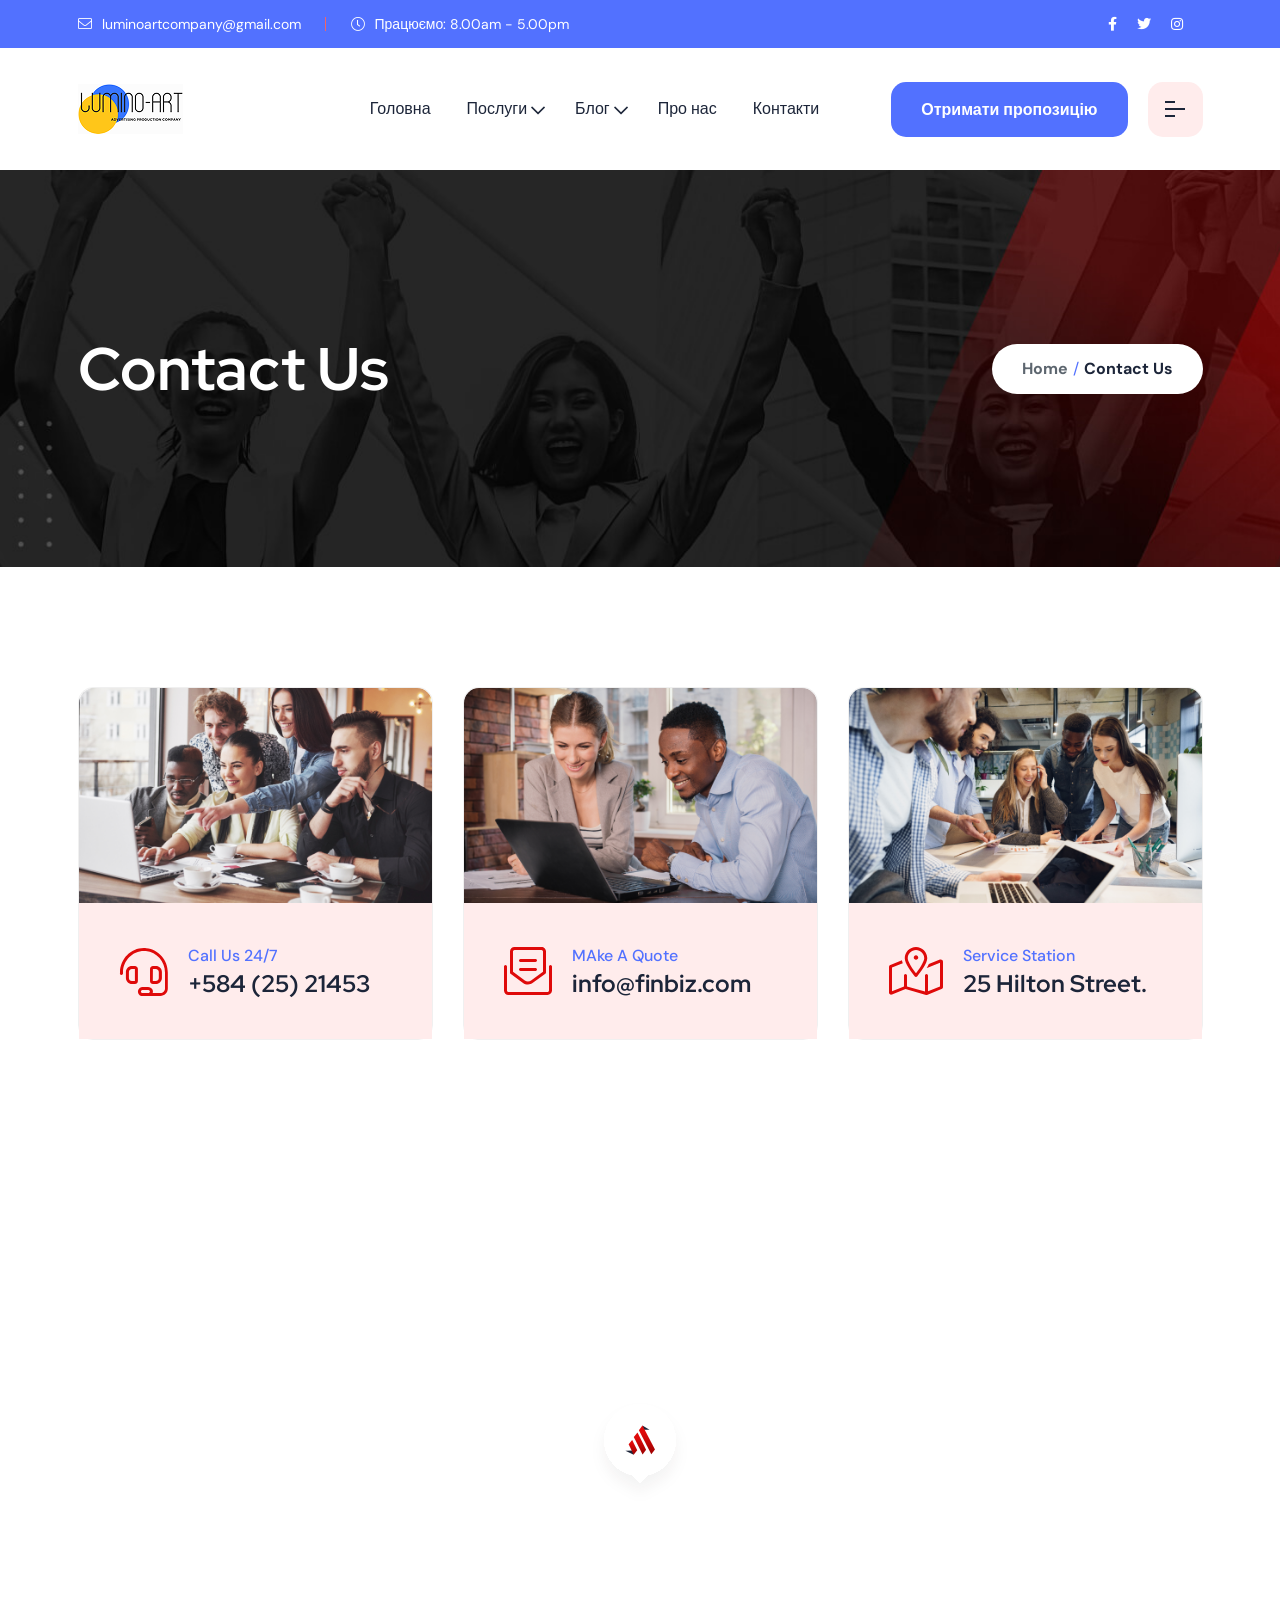
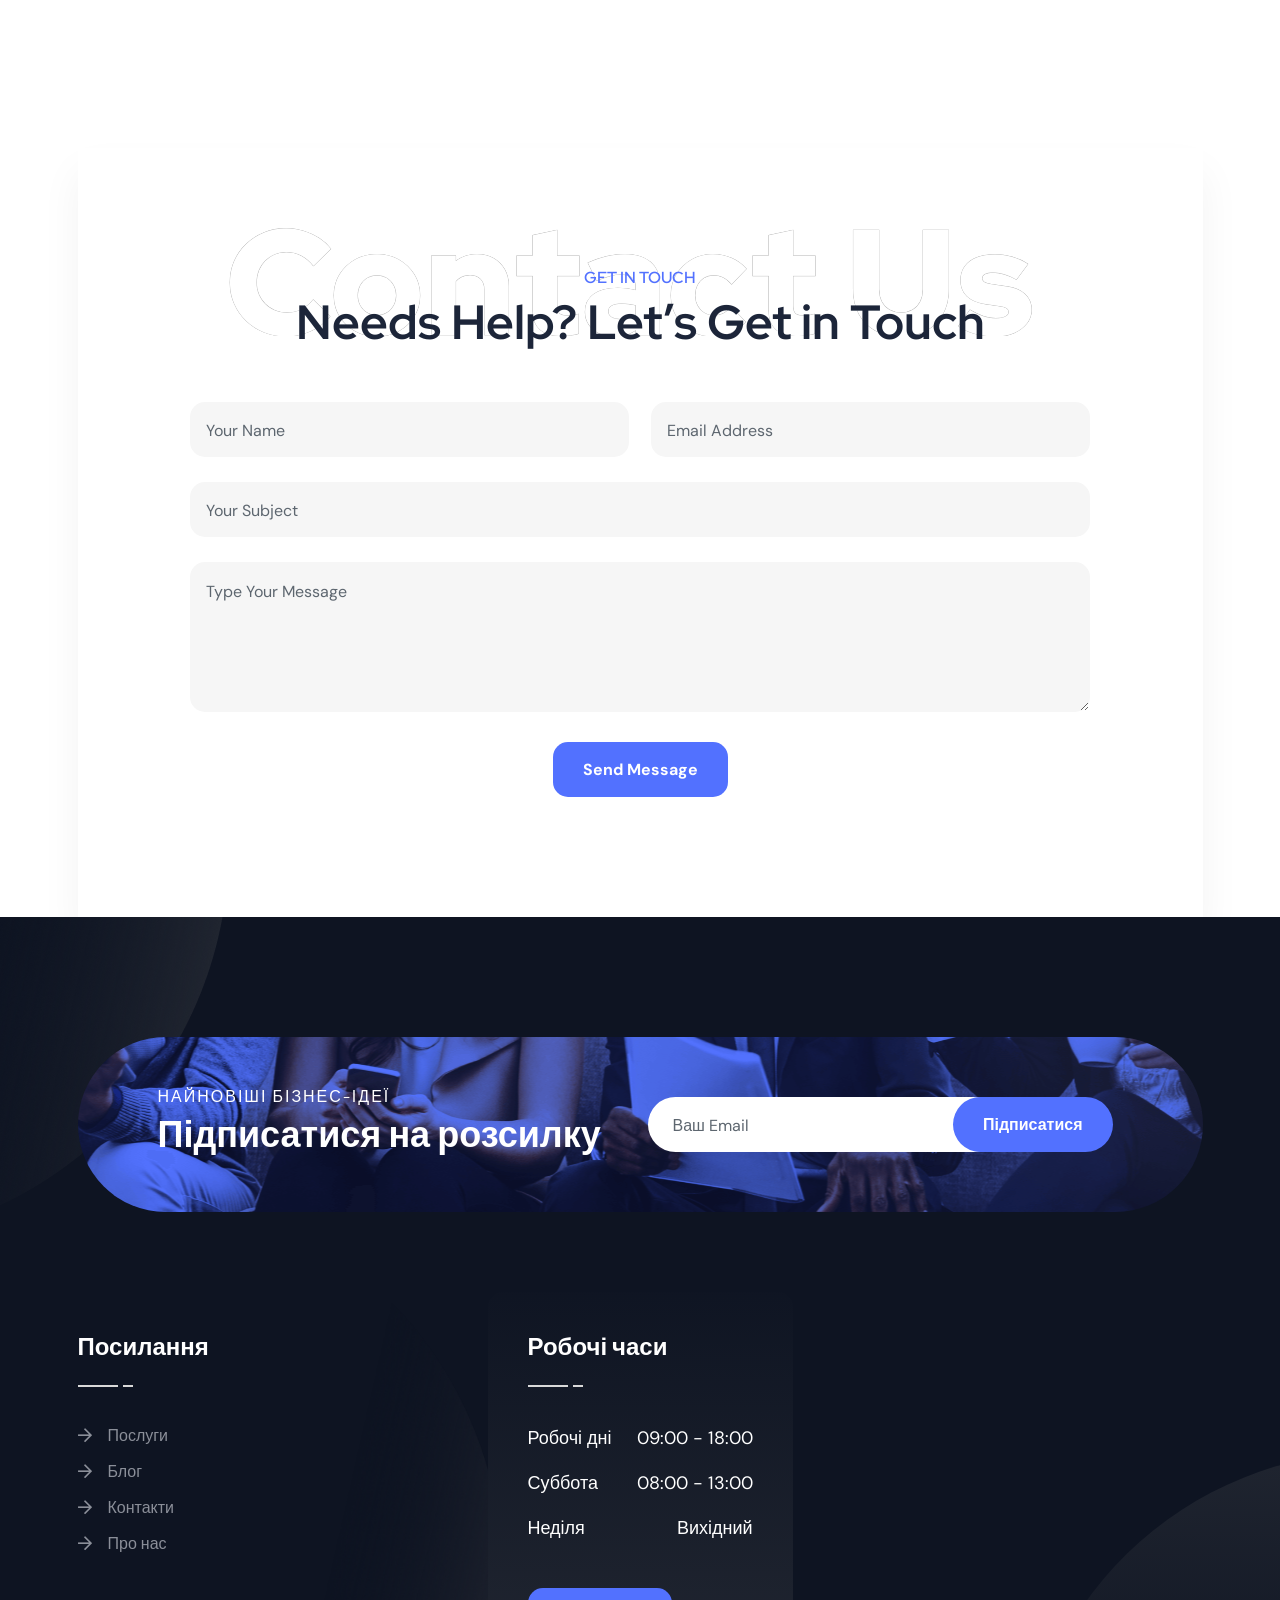
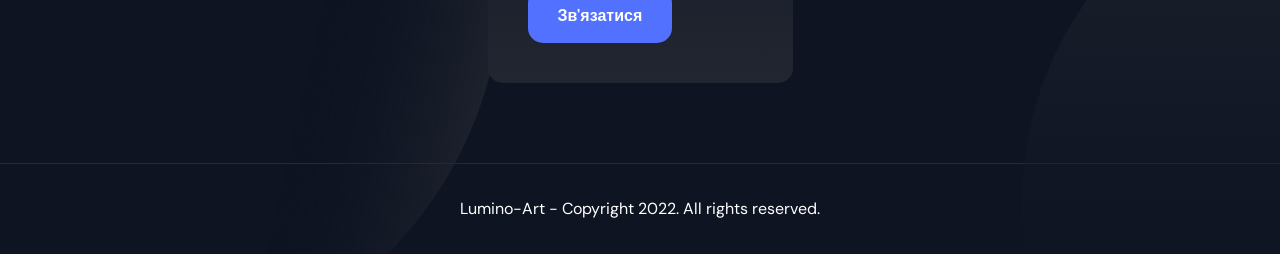
<file: contactus.html>
<!DOCTYPE html>
<html lang="en">

<head>
    <meta charset="UTF-8">
    <meta http-equiv="X-UA-Compatible" content="IE=edge">
    <meta name="viewport" content="width=device-width, initial-scale=1.0">
    <title>Finbiz Contact Us (Business Consultant)</title>
    <link rel="shortcut icon" type="image/x-icon" href="assets/images/fav.png">
    <link rel="stylesheet" href="assets/css/plugins/swiper.min.css">
    <link rel="stylesheet" href="assets/css/plugins/fontawesome-5.css">
    <link rel="stylesheet" href="assets/css/plugins/animate.min.css">
    <link rel="stylesheet" href="assets/css/plugins/unicons.css">
    <link rel="stylesheet" href="assets/css/vendor/bootstrap.min.css">
    <link rel="stylesheet" href="assets/css/style.css">
</head>

<body>
    <!-- start header area -->
    <!-- start header area -->
    <header class="header--sticky header-one ">
        <div class="header-top header-top-one bg-1">
            <div class="container">
                <div class="row">
                    <div class="col-lg-6 d-xl-block d-none">
                        <div class="left">
                            <div class="mail">
                                <a href="mailto:luminoartcompany@gmail.com"><i class="fal fa-envelope"></i> luminoartcompany@gmail.com</a>
                            </div>
                            <div class="working-time">
                                <p><i class="fal fa-clock"></i> Працюємо: 8.00am - 5.00pm</p>
                            </div>
                        </div>
                    </div>
                    <div class="col-lg-6 d-xl-block d-none">
                        <div class="right height--mod">
                            <ul class="social-wrapper-one">
                                <li><a href="#"><i class="fab fa-facebook-f"></i></a></li>
                                <li><a href="#"><i class="fab fa-twitter"></i></a></li>
                                <li><a href="#"><i class="fab fa-instagram"></i></a></li>
                            </ul>
                        </div>
                    </div>
                </div>
            </div>
        </div>
        <div class="header-main-one bg-white">
            <div class="container">
                <div class="row">
                    <div class="col-xl-3 col-lg-4 col-md-4 col-sm-4 col-4">
                        <div class="thumbnail">
                            <a href="index.html">
                                <img src="assets/images/logo/logo-main.png" alt="finbiz-logo">
                            </a>
                        </div>
                    </div>
                    <div class=" col-xl-9 col-lg-8 col-md-8 col-sm-8 col-8">
                        <div class="main-header">
                            <nav class="nav-main mainmenu-nav d-none d-xl-block">
                                <ul class="mainmenu">
                                    <li>
                                        <a class="nav-link" href="index.html">Головна</a>
                                    </li>
                                    <li class="has-droupdown">
                                        <a class="nav-link" href="portfolio-style-5.html">Послуги</a>
                                        <ul class="submenu menu-link3">
                                            <li><a href="project-details.html">Вивіски</a></li>
                                            <li><a href="project-details.html">Об'ємні літери</a></li>
                                            <li><a href="project-details.html">Неон і гнучкий неон</a></li>
                                            <li><a href="project-details.html">Лайтбокси</a></li>
                                            <li><a href="project-details.html">Рекламне оформлення</a></li>
                                            <li><a href="project-details.html">POS-матеріали</a></li>
                                            <li><a href="project-details.html">Брендування скла</a></li>
                                            <li><a href="project-details.html">Широкоформатний друк</a></li>
                                            <li><a href="project-details.html">Бренедування транспорту</a></li>
                                        </ul>
                                    </li>
                                    <li class="has-droupdown">
                                        <a class="nav-link" href="blog-grid.html">Блог</a>
                                        <ul class="submenu">
                                            <li><a href="blog-details.html">Який тип вивіски обрати</a></li>
                                            <li><a href="blog-details.html">Що треба знати про вивіски</a></li>
                                        </ul>
                                    </li>
                                    <li><a class="nav-item" href="about-us.html">Про нас</a></li>
                                    <li><a class="nav-item" href="contactus.html">Контакти</a></li>
                                </ul>
                            </nav>
                            <div class="button-area">
                                <a href="#" class="rts-btn btn-primary ml--20 ml_sm--5 header-one-btn quote-btn">Отримати пропозицію</a>
                                <button id="menu-btn" class="menu rts-btn btn-primary-alta ml--20 ml_sm--5">
                                    <img class="menu-dark" src="assets/images/icon/menu.png" alt="Menu-icon">
                                    <img class="menu-light" src="assets/images/icon/menu-light.png" alt="Menu-icon">
                                </button>
                            </div>
                        </div>
                    </div>
                </div>
            </div>
        </div>
    </header>
    <!-- End header area -->

    <div id="side-bar" class="side-bar">
        <button class="close-icon-menu"><i class="far fa-times"></i></button>
        <!-- inner menu area desktop start -->
        <div class="rts-sidebar-menu-desktop">
            <a class="logo-1" href="index.html"><img class="logo" src="assets/images/logo/logo-main.png" alt="finbiz_logo"></a>
            <div class="body d-none d-xl-block">
                <p class="disc">
                    Створюємо унікальний і привабливий дизайн для привертання клієнтів до Вашого бізнесу.
                </p>
                <div class="get-in-touch">
                    <!-- title -->
                    <div class="h6 title">Зв'яжіться з нами</div>
                    <!-- title End -->
                    <div class="wrapper">
                        <!-- single -->
                        <div class="single">
                            <i class="fas fa-phone-alt"></i>
                            <a href="#">+380994440220</a>
                        </div>
                        <!-- single ENd -->
                        <!-- single -->
                        <div class="single">
                            <i class="fas fa-envelope"></i>
                            <a href="#">luminoartcompany@gmail.comm</a>
                        </div>
                        <!-- single ENd -->
                        <!-- single -->
                        <div class="single">
                            <i class="fas fa-globe"></i>
                            <a href="#">www.webexample.com</a>
                        </div>
                        <!-- single ENd -->
                        <!-- single -->
                        <div class="single">
                            <i class="fas fa-map-marker-alt"></i>
                            <a href="#">Україна, м.Дніпро</a>
                        </div>
                        <!-- single ENd -->
                    </div>
                    <div class="social-wrapper-two menu">
                        <a href="#"><i class="fab fa-facebook-f"></i></a>
                        <a href="#"><i class="fab fa-instagram"></i></a>
                    </div>
                </div>
            </div>
            <div class="body-mobile d-block d-xl-none">
                <nav class="nav-main mainmenu-nav">
                    <ul class="mainmenu">
                        <li class="has-droupdown menu-item">
                            <a class="menu-link" href="#">Home</a>
                            <ul class="submenu">
                                <li>
                                    <ul>
                                        <a href="#0" class="tag">Homepages</a>
                                        <li class="mobile-menu-link"><a href="index.html">Main Home</a></li>
                                        <li class="mobile-menu-link"><a href="index-two.html">Consulting Home</a></li>
                                        <li class="mobile-menu-link"><a href="index-three.html">Corporate Home</a></li>
                                        <li class="mobile-menu-link"><a href="index-four.html">Insurance Home</a></li>
                                        <li class="mobile-menu-link"><a href="index-five.html">Marketing Home</a></li>
                                        <li class="mobile-menu-link"><a href="index-six.html">Finance Home</a></li>
                                        <li class="mobile-menu-link"><a href="index-seven.html">Human Resources</a></li>
                                        <li class="mobile-menu-link"><a href="index-eight.html">IT Solutions</a></li>
                                        <li class="mobile-menu-link"><a href="onepage-nine.html">Modern Agency</a></li>
                                        <li class="mobile-menu-link"><a href="onepage-ten.html">Startup Agency</a></li>
                                        <li class="mobile-menu-link"><a href="onepage-eleven.html">Branding-Agency</a></li>
                                    </ul>
                                </li>
                                <li>
                                    <ul>
                                        <a href="#0" class="tag">Onepages</a>
                                        <li class="mobile-menu-link"><a href="onepage-one.html">Main Home Onepage</a></li>
                                        <li class="mobile-menu-link"><a href="onepage-two.html">Consulting Home Onepage</a></li>
                                        <li class="mobile-menu-link"><a href="onepage-three.html">Corporate Home Onepage</a></li>
                                        <li class="mobile-menu-link"><a href="onepage-four.html">Insurance Home Onepage</a></li>
                                        <li class="mobile-menu-link"><a href="onepage-five.html">Marketing Home Onepage</a></li>
                                        <li class="mobile-menu-link"><a href="onepage-six.html">Finance Home Onepage</a></li>
                                        <li class="mobile-menu-link"><a href="onepage-seven.html">Human Resources Onepage</a></li>
                                        <li class="mobile-menu-link"><a href="onepage-eight.html">IT Solutions Onepage</a></li>
                                        <li class="mobile-menu-link"><a href="onepage-nine.html">Modern Agency</a></li>
                                        <li class="mobile-menu-link"><a href="onepage-ten.html">Startup Agency</a></li>
                                        <li class="mobile-menu-link"><a href="onepage-eleven.html">Branding-Agency</a></li>

                                    </ul>
                                </li>
                            </ul>
                        </li>
                        <li class="menu-item"><a class="menu-link" href="about-us.html">About Us</a></li>
                        <li class="has-droupdown menu-item">
                            <a class="menu-link" href="#">Services</a>
                            <ul class="submenu">
                                <li class="has-droupdown sub-droupdown">
                                    <a href="#">Our Service</a>
                                    <ul class="submenu third-lvl mobile-menu">
                                        <li><a href="our-service.html">Service 1</a></li>
                                        <li><a href="service-2.html">Service 2</a></li>
                                        <li><a href="service-3.html">Service 3</a></li>
                                    </ul>
                                </li>
                                <li class="mobile-menu-link"><a href="service-details.html">Service Details</a></li>
                            </ul>
                        </li>
                        <li class="has-droupdown menu-item">
                            <a class="menu-link" href="#">Pages</a>
                            <ul class="submenu">
                                <li class="mobile-menu-link"><a href="project.html">Project</a></li>
                                <li class="mobile-menu-link"><a href="project-details.html">Project Details</a></li>
                                <li class="mobile-menu-link"><a href="team.html">Team</a></li>
                                <li class="mobile-menu-link"><a href="team-details.html">Team Details</a></li>
                                <li class="mobile-menu-link"><a href="appoinment.html">appoinment</a></li>
                                <li class="mobile-menu-link"><a href="price-plan.html">Price Plan</a></li>
                                <li class="mobile-menu-link"><a href="404.html">404 Page</a></li>
                            </ul>
                        </li>
                        <li class="has-droupdown menu-item">
                            <a class="menu-link" href="#">Blog</a>
                            <ul class="submenu">
                                <li class="mobile-menu-link"><a href="blog-list.html">Blog List</a></li>
                                <li class="mobile-menu-link"><a href="blog-grid.html">Blog Grid</a></li>
                                <li class="mobile-menu-link"><a href="blog-details.html">Blog Details</a></li>
                            </ul>
                        </li>
                        <li class="menu-item menu-item"><a class="menu-link" href="contactus.html">Contact</a></li>
                    </ul>
                </nav>
                <div class="social-wrapper-two menu mobile-menu">
                    <a href="#"><i class="fab fa-facebook-f"></i></a>
                    <a href="#"><i class="fab fa-twitter"></i></a>
                    <a href="#"><i class="fab fa-instagram"></i></a>
                    <a href="#"><i class="fab fa-whatsapp"></i></a>
                    <!-- <a href="#"><i class="fab fa-linkedin"></i></a> -->
                </div>
                <a href="#" class="rts-btn btn-primary ml--20 ml_sm--5 header-one-btn quote-btnmenu">Get Quote</a>
            </div>
        </div>
        <!-- inner menu area desktop End -->
    </div>

    <div class="search-input-area">
        <div class="container">
            <div class="search-input-inner">
                <div class="input-div">
                    <input id="searchInput1" class="search-input" type="text" placeholder="Search by keyword or #">
                    <button><i class="far fa-search"></i></button>
                </div>
            </div>
        </div>
        <div id="close" class="search-close-icon"><i class="far fa-times"></i></div>
    </div>

    <div id="anywhere-home">
    </div>
    <!-- ENd Header Area -->

    <!-- start breadcrumb area -->
    <div class="rts-breadcrumb-area breadcrumb-bg bg_image">
        <div class="container">
            <div class="row align-items-center">
                <div class="col-xl-6 col-lg-6 col-md-6 col-sm-12 col-12 breadcrumb-1">
                    <h1 class="title">Contact Us</h1>
                </div>
                <div class="col-xl-6 col-lg-6 col-md-6 col-sm-12 col-12">
                    <div class="bread-tag">
                        <a href="index.html">Home</a>
                        <span> / </span>
                        <a href="#" class="active">Contact Us</a>
                    </div>
                </div>
            </div>
        </div>
    </div>
    <!-- end breadcrumb area -->


    <!-- contact single area start -->
    <div class="rts-contact-area rts-section-gap">
        <div class="container">
            <div class="row g-5">
                <!-- single contact area -->
                <div class="col-xl-4 col-lg-4 col-md-6 col-sm-6 col-12">
                    <div class="single-contact-one-inner">
                        <div class="thumbnail">
                            <img src="assets/images/contact/01.png" alt="">
                        </div>
                        <div class="content">
                            <div class="icone">
                                <img src="assets/images/contact/shape/01.svg" alt="">
                            </div>
                            <div class="info">
                                <span>Call Us 24/7</span>
                                <a href="tel:+18475555555">
                                    <h5>+584 (25) 21453</h5>
                                </a>
                            </div>
                        </div>
                    </div>
                </div>
                <!-- single contact area end -->
                <!-- single contact area -->
                <div class="col-xl-4 col-lg-4 col-md-6 col-sm-6 col-12">
                    <div class="single-contact-one-inner">
                        <div class="thumbnail">
                            <img src="assets/images/contact/02.png" alt="">
                        </div>
                        <div class="content">
                            <div class="icone">
                                <img src="assets/images/contact/shape/02.svg" alt="">
                            </div>
                            <div class="info">
                                <span>MAke A Quote</span>
                                <a href="mailto:someone@example.com">
                                    <h5>info@finbiz.com</h5>
                                </a>
                            </div>
                        </div>
                    </div>
                </div>
                <!-- single contact area end -->
                <!-- single contact area -->
                <div class="col-xl-4 col-lg-4 col-md-6 col-sm-6 col-12">
                    <div class="single-contact-one-inner">
                        <div class="thumbnail">
                            <img src="assets/images/contact/03.png" alt="">
                        </div>
                        <div class="content">
                            <div class="icone">
                                <img src="assets/images/contact/shape/03.svg" alt="">
                            </div>
                            <div class="info">
                                <span>Service Station</span>
                                <a href="#">
                                    <h5>25 Hilton Street.</h5>
                                </a>
                            </div>
                        </div>
                    </div>
                </div>
                <!-- single contact area end -->
            </div>
        </div>
    </div>
    <!-- conact single area end -->

    <!-- bizup map area start -->
    <div class="rts-contact-map-area">
        <div class="contaciner-fluid">
            <div class="row">
                <div class="col-12">
                    <div class="contact-map-area-fluid">
                        <iframe class="contact-map" src="https://www.google.com/maps/embed?pb=!1m14!1m12!1m3!1d14602.288851207937!2d90.47855065!3d23.798243149999998!2m3!1f0!2f0!3f0!3m2!1i1024!2i768!4f13.1!5e0!3m2!1sen!2sbd!4v1663151706353!5m2!1sen!2sbd" style="border:0;" allowfullscreen="" loading="lazy" referrerpolicy="no-referrer-when-downgrade"></iframe>
                        <img class="location" src="assets/images/contact/shape/location.svg" alt="Business_map">
                    </div>
                </div>
            </div>
        </div>
    </div>
    <!-- bizup map area end -->


    <!-- conact us form fluid start -->
    <div class="rts-contact-form-area">
        <div class="container">
            <div class="row">
                <div class="col-12">
                    <div class="rts-contact-fluid rts-section-gap">
                        <div class="rts-title-area contact-fluid text-center mb--50">
                            <p class="pre-title">
                                Get In Touch
                            </p>
                            <h2 class="title">Needs Help? Let’s Get in Touch</h2>
                        </div>
                        <div class="form-wrapper">
                            <div id="form-messages"></div>
                            <form id="contact-form" action="mailer.php" method="post">
                                <div class="name-email">
                                    <input type="text" name="name" placeholder="Your Name" required>
                                    <input type="email" name="email" placeholder="Email Address" required>
                                </div>
                                <input type="text" name="subject" placeholder="Your Subject">
                                <textarea placeholder="Type Your Message" name="message"></textarea>
                                <button type="submit" class="rts-btn btn-primary">Send Message</button>
                            </form>
                        </div>
                    </div>
                </div>
            </div>
        </div>
    </div>
    <!-- conact us form fluid end -->




    <!-- start header area -->
    <!-- rts footer area start -->
    <div class="rts-footer-area footer-one rts-section-gapTop bg-footer-one">
        <div class="container bg-shape-f1">
            <!-- footer call to action area -->
            <div class="row">
                <div class="col-12">
                    <div class="rts-cta-wrapper">
                        <div class="background-cta">
                            <div class="row">
                                <!-- cta-left -->
                                <div class="col-lg-6">
                                    <div class="cta-left-wrapepr">
                                        <p class="cta-disc">
                                            Найновіші бізнес-ідеї
                                        </p>
                                        <h3 class="title">Підписатися на розсилку</h3>
                                    </div>
                                </div>
                                <!-- cta left end -->
                                <div class="col-lg-6">
                                    <!-- cta right -->
                                    <form class="cta-input-arae">
                                        <input type="email" name="email" placeholder="Ваш Email" required>
                                        <button type="submit" class="rts-btn btn-primary">Підписатися</button>
                                    </form>
                                    <!-- cta right End -->
                                </div>
                            </div>
                        </div>
                    </div>
                </div>
            </div>
            <!-- footer call to action area End -->
            <!-- rts footer area -->
            <div class="row pt--120 pt_sm--80 pb--80 pb_sm--40">
                <div class="col-xl-4 col-md-6 col-sm-12 col-12">
                    <div class="footer-one-single-wized">
                        <div class="wized-title">
                            <h5 class="title">Посилання</h5>
                            <img src="assets/images/footer/under-title.png" alt="finbiz_footer">
                        </div>
                        <div class="quick-link-inner">
                            <ul class="links">
                                <li><a href="#"><i class="far fa-arrow-right"></i> Послуги</a></li>
                                <li><a href="#"><i class="far fa-arrow-right"></i> Блог</a></li>
                                <li><a href="#"><i class="far fa-arrow-right"></i> Контакти</a></li>
                                <li><a href="#"><i class="far fa-arrow-right"></i> Про нас</a></li>
                            </ul>
                        </div>
                    </div>
                </div>
                <!-- footer mid area -->
                <div class="col-xl-4 col-md-6 col-sm-12 col-12">
                    <div class="footer-one-single-wized mid-bg">
                        <div class="wized-title">
                            <h5 class="title">Робочі часи</h5>
                            <img src="assets/images/footer/under-title.png" alt="finbiz_footer">
                        </div>
                        <div class="opening-time-inner">
                            <div class="single-opening">
                                <p class="day">Робочі дні</p>
                                <p class="time">09:00 - 18:00</p>
                            </div>
                            <div class="single-opening">
                                <p class="day">Суббота</p>
                                <p class="time">08:00 - 13:00</p>
                            </div>
                            <div class="single-opening mb--30 mb_sm--10">
                                <p class="day">Неділя</p>
                                <p class="time">Вихідний</p>
                            </div>
                            <a href="#" class="rts-btn btn-primary contact-us">Зв'язатися</a>
                        </div>
                    </div>
                </div>
                <!-- footer mid area end -->

            </div>
            <!-- rts footer area End -->
        </div>
        <!-- copyright area start -->
        <div class="rts-copyright-area">
            <div class="container">
                <div class="row">
                    <div class="col-12">
                        <div class="text-center">
                            <p>Lumino-Art - Copyright 2022. All rights reserved.</p>
                        </div>
                    </div>
                </div>
            </div>
        </div>
        <!-- copyright area end -->
    </div>
    <!-- rts footer area end -->
    <!-- ENd Header Area -->

    <!-- start loader -->
    <div class="loader-wrapper">
        <div class="loader">
        </div>
        <div class="loader-section section-left"></div>
        <div class="loader-section section-right"></div>
    </div>
    <!-- End loader -->

    <!-- progress Back to top -->
    <div class="progress-wrap">
        <svg class="progress-circle svg-content" width="100%" height="100%" viewBox="-1 -1 102 102">
            <path d="M50,1 a49,49 0 0,1 0,98 a49,49 0 0,1 0,-98" />
        </svg>
    </div>
    <!-- progress Back to top End -->


    <!-- scripts start form hear -->
    <script src="assets/js/vendor/jquery.min.js"></script>
    <script src="assets/js/vendor/jqueryui.js"></script>
    <script src="assets/js/vendor/waypoint.js"></script>
    <script src="assets/js/plugins/swiper.js"></script>
    <script src="assets/js/plugins/counterup.js"></script>
    <script src="assets/js/plugins/sal.min.js"></script>
    <script src="assets/js/vendor/bootstrap.min.js"></script>

    <script src="assets/js/vendor/waw.js"></script>
    <script src="assets/js/plugins/contact.form.js"></script>
    <!-- main Js -->
    <script src="assets/js/main.js"></script>
    <!-- scripts end form hear -->
</body>

</html>
</file>
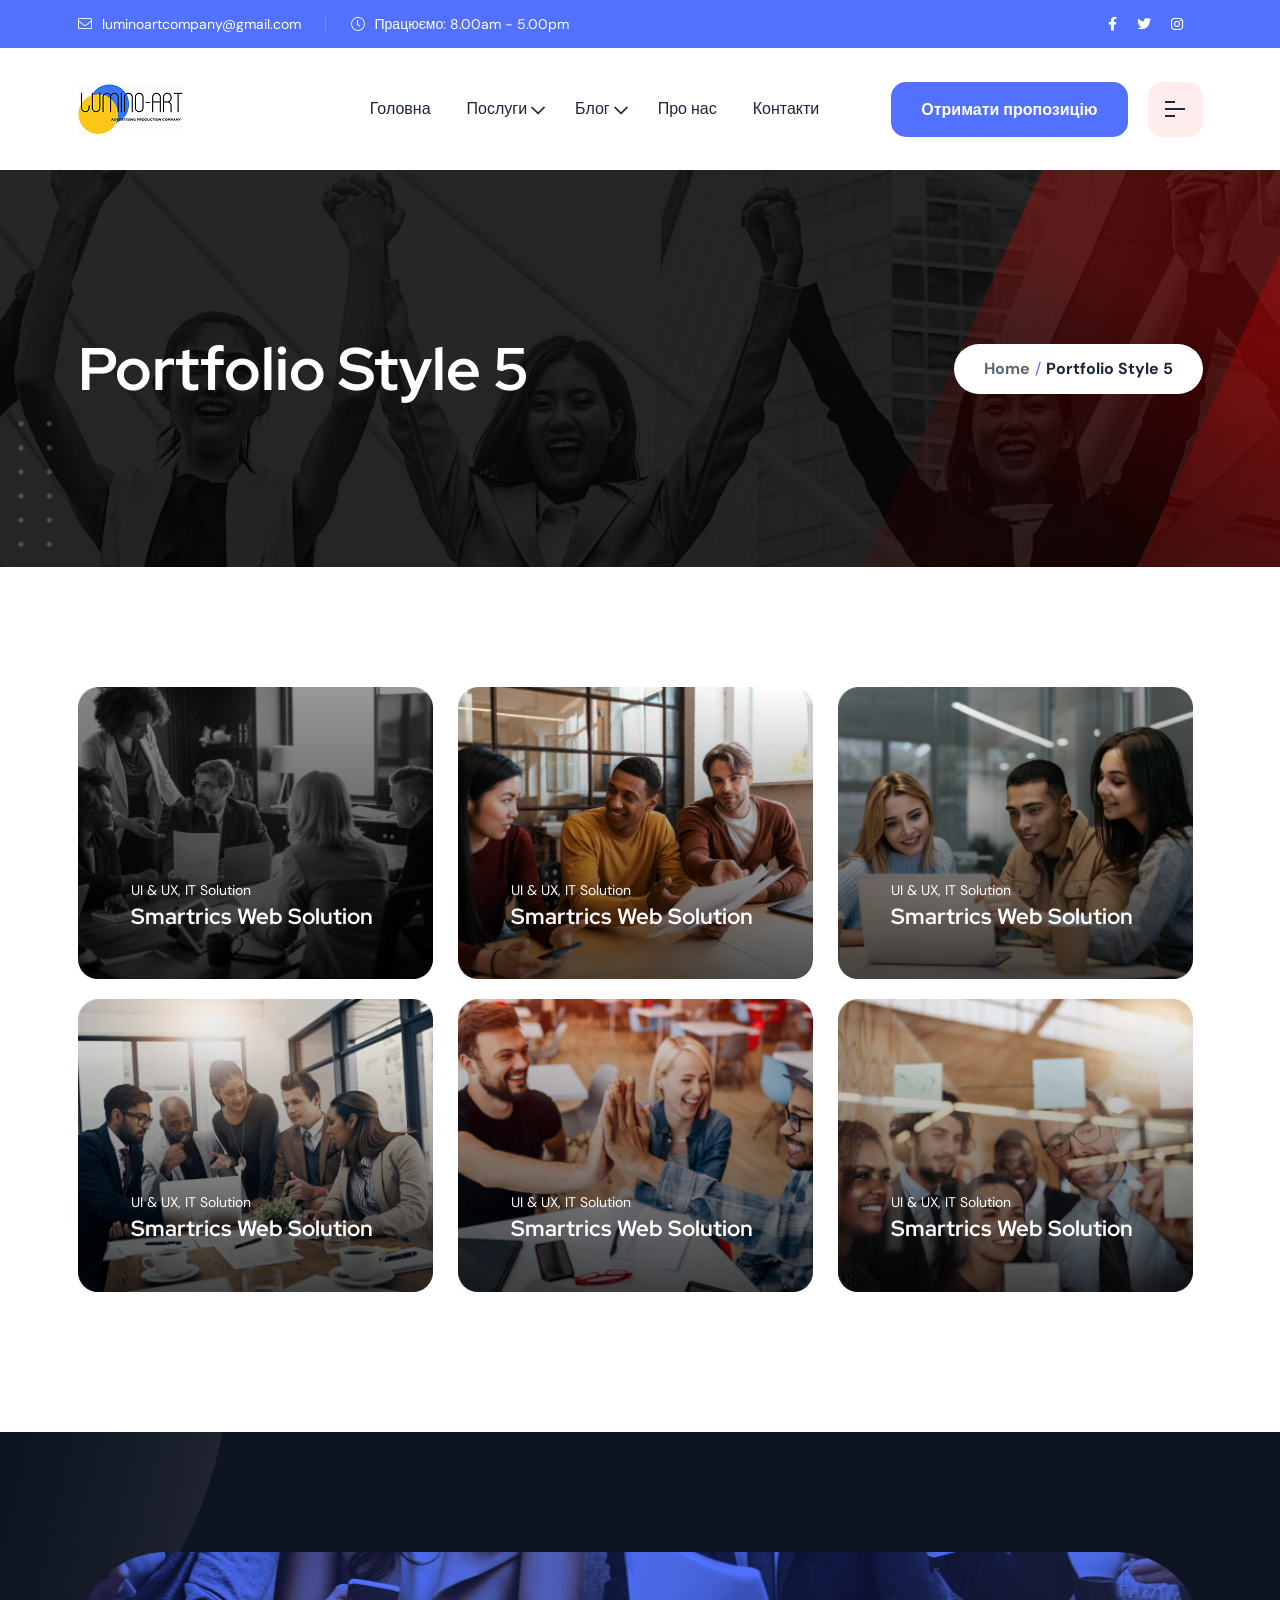
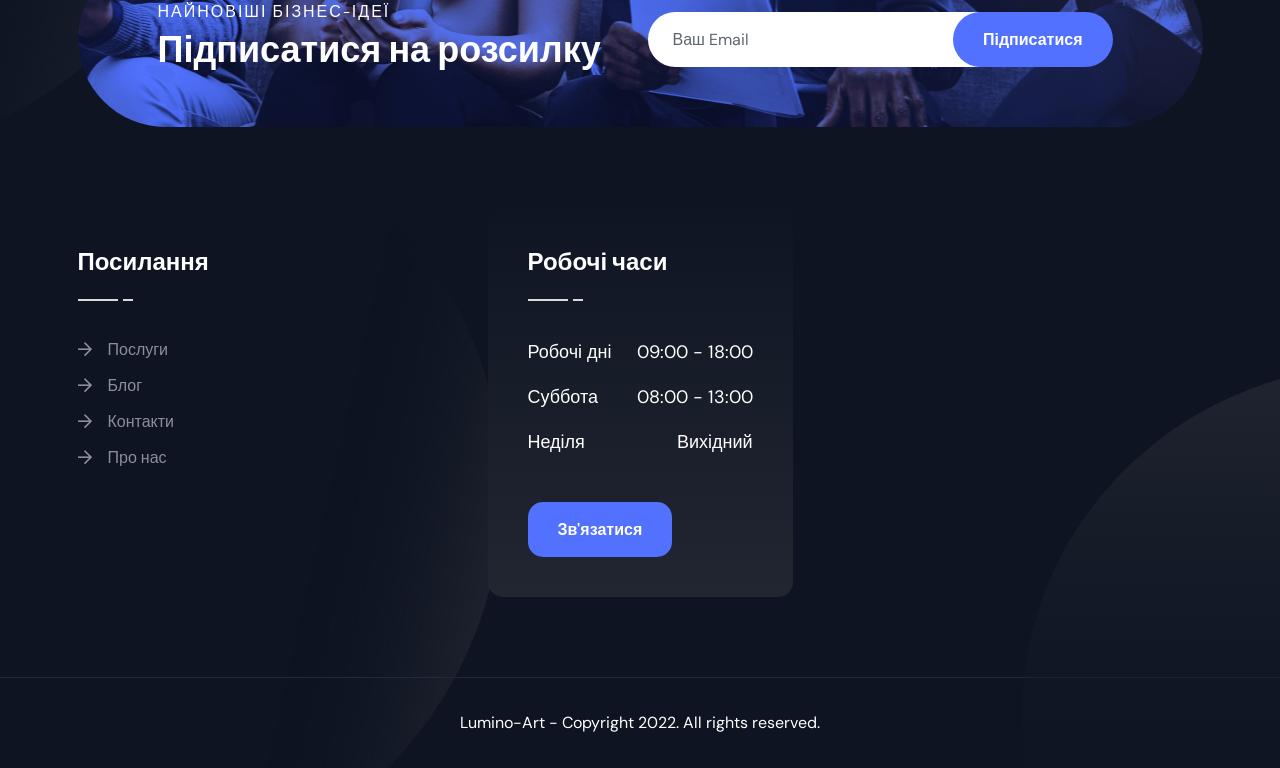
<file: portfolio-style-5.html>
<!DOCTYPE html>
<html lang="en">

<head>
    <meta charset="UTF-8">
    <meta http-equiv="X-UA-Compatible" content="IE=edge">
    <meta name="viewport" content="width=device-width, initial-scale=1.0">
    <title>Finbiz Portfolio Style 5 (Business Consultant)</title>
    <link rel="shortcut icon" type="image/x-icon" href="assets/images/fav.png">
    <link rel="stylesheet" href="assets/css/plugins/swiper.min.css">
    <link rel="stylesheet" href="assets/css/plugins/fontawesome-5.css">
    <link rel="stylesheet" href="assets/css/plugins/animate.min.css">
    <link rel="stylesheet" href="assets/css/plugins/unicons.css">
    <link rel="stylesheet" href="assets/css/vendor/bootstrap.min.css">
    <link rel="stylesheet" href="assets/css/style.css">
</head>

<body>
    <!-- start header area -->
    <!-- start header area -->
    <header class="header--sticky header-one ">
        <div class="header-top header-top-one bg-1">
            <div class="container">
                <div class="row">
                    <div class="col-lg-6 d-xl-block d-none">
                        <div class="left">
                            <div class="mail">
                                <a href="mailto:luminoartcompany@gmail.com"><i class="fal fa-envelope"></i> luminoartcompany@gmail.com</a>
                            </div>
                            <div class="working-time">
                                <p><i class="fal fa-clock"></i> Працюємо: 8.00am - 5.00pm</p>
                            </div>
                        </div>
                    </div>
                    <div class="col-lg-6 d-xl-block d-none">
                        <div class="right height--mod">
                            <ul class="social-wrapper-one">
                                <li><a href="#"><i class="fab fa-facebook-f"></i></a></li>
                                <li><a href="#"><i class="fab fa-twitter"></i></a></li>
                                <li><a href="#"><i class="fab fa-instagram"></i></a></li>
                            </ul>
                        </div>
                    </div>
                </div>
            </div>
        </div>
        <div class="header-main-one bg-white">
            <div class="container">
                <div class="row">
                    <div class="col-xl-3 col-lg-4 col-md-4 col-sm-4 col-4">
                        <div class="thumbnail">
                            <a href="index.html">
                                <img src="assets/images/logo/logo-main.png" alt="finbiz-logo">
                            </a>
                        </div>
                    </div>
                    <div class=" col-xl-9 col-lg-8 col-md-8 col-sm-8 col-8">
                        <div class="main-header">
                            <nav class="nav-main mainmenu-nav d-none d-xl-block">
                                <ul class="mainmenu">
                                    <li>
                                        <a class="nav-link" href="index.html">Головна</a>
                                    </li>
                                    <li class="has-droupdown">
                                        <a class="nav-link" href="portfolio-style-5.html">Послуги</a>
                                        <ul class="submenu menu-link3">
                                            <li><a href="project-details.html">Вивіски</a></li>
                                            <li><a href="project-details.html">Об'ємні літери</a></li>
                                            <li><a href="project-details.html">Неон і гнучкий неон</a></li>
                                            <li><a href="project-details.html">Лайтбокси</a></li>
                                            <li><a href="project-details.html">Рекламне оформлення</a></li>
                                            <li><a href="project-details.html">POS-матеріали</a></li>
                                            <li><a href="project-details.html">Брендування скла</a></li>
                                            <li><a href="project-details.html">Широкоформатний друк</a></li>
                                            <li><a href="project-details.html">Бренедування транспорту</a></li>
                                        </ul>
                                    </li>
                                    <li class="has-droupdown">
                                        <a class="nav-link" href="blog-grid.html">Блог</a>
                                        <ul class="submenu">
                                            <li><a href="blog-details.html">Який тип вивіски обрати</a></li>
                                            <li><a href="blog-details.html">Що треба знати про вивіски</a></li>
                                        </ul>
                                    </li>
                                    <li><a class="nav-item" href="about-us.html">Про нас</a></li>
                                    <li><a class="nav-item" href="contactus.html">Контакти</a></li>
                                </ul>
                            </nav>
                            <div class="button-area">
                                <a href="#" class="rts-btn btn-primary ml--20 ml_sm--5 header-one-btn quote-btn">Отримати пропозицію</a>
                                <button id="menu-btn" class="menu rts-btn btn-primary-alta ml--20 ml_sm--5">
                                    <img class="menu-dark" src="assets/images/icon/menu.png" alt="Menu-icon">
                                    <img class="menu-light" src="assets/images/icon/menu-light.png" alt="Menu-icon">
                                </button>
                            </div>
                        </div>
                    </div>
                </div>
            </div>
        </div>
    </header>
    <!-- End header area -->

    <div id="side-bar" class="side-bar">
        <button class="close-icon-menu"><i class="far fa-times"></i></button>
        <!-- inner menu area desktop start -->
        <div class="rts-sidebar-menu-desktop">
            <a class="logo-1" href="index.html"><img class="logo" src="assets/images/logo/logo-main.png" alt="finbiz_logo"></a>
            <div class="body d-none d-xl-block">
                <p class="disc">
                    Створюємо унікальний і привабливий дизайн для привертання клієнтів до Вашого бізнесу.
                </p>
                <div class="get-in-touch">
                    <!-- title -->
                    <div class="h6 title">Зв'яжіться з нами</div>
                    <!-- title End -->
                    <div class="wrapper">
                        <!-- single -->
                        <div class="single">
                            <i class="fas fa-phone-alt"></i>
                            <a href="#">+380994440220</a>
                        </div>
                        <!-- single ENd -->
                        <!-- single -->
                        <div class="single">
                            <i class="fas fa-envelope"></i>
                            <a href="#">luminoartcompany@gmail.comm</a>
                        </div>
                        <!-- single ENd -->
                        <!-- single -->
                        <div class="single">
                            <i class="fas fa-globe"></i>
                            <a href="#">www.webexample.com</a>
                        </div>
                        <!-- single ENd -->
                        <!-- single -->
                        <div class="single">
                            <i class="fas fa-map-marker-alt"></i>
                            <a href="#">Україна, м.Дніпро</a>
                        </div>
                        <!-- single ENd -->
                    </div>
                    <div class="social-wrapper-two menu">
                        <a href="#"><i class="fab fa-facebook-f"></i></a>
                        <a href="#"><i class="fab fa-instagram"></i></a>
                    </div>
                </div>
            </div>
            <div class="body-mobile d-block d-xl-none">
                <nav class="nav-main mainmenu-nav">
                    <ul class="mainmenu">
                        <li class="has-droupdown menu-item">
                            <a class="menu-link" href="#">Home</a>
                            <ul class="submenu">
                                <li>
                                    <ul>
                                        <a href="#0" class="tag">Homepages</a>
                                        <li class="mobile-menu-link"><a href="index.html">Main Home</a></li>
                                        <li class="mobile-menu-link"><a href="index-two.html">Consulting Home</a></li>
                                        <li class="mobile-menu-link"><a href="index-three.html">Corporate Home</a></li>
                                        <li class="mobile-menu-link"><a href="index-four.html">Insurance Home</a></li>
                                        <li class="mobile-menu-link"><a href="index-five.html">Marketing Home</a></li>
                                        <li class="mobile-menu-link"><a href="index-six.html">Finance Home</a></li>
                                        <li class="mobile-menu-link"><a href="index-seven.html">Human Resources</a></li>
                                        <li class="mobile-menu-link"><a href="index-eight.html">IT Solutions</a></li>
                                        <li class="mobile-menu-link"><a href="onepage-nine.html">Modern Agency</a></li>
                                        <li class="mobile-menu-link"><a href="onepage-ten.html">Startup Agency</a></li>
                                        <li class="mobile-menu-link"><a href="onepage-eleven.html">Branding-Agency</a></li>
                                    </ul>
                                </li>
                                <li>
                                    <ul>
                                        <a href="#0" class="tag">Onepages</a>
                                        <li class="mobile-menu-link"><a href="onepage-one.html">Main Home Onepage</a></li>
                                        <li class="mobile-menu-link"><a href="onepage-two.html">Consulting Home Onepage</a></li>
                                        <li class="mobile-menu-link"><a href="onepage-three.html">Corporate Home Onepage</a></li>
                                        <li class="mobile-menu-link"><a href="onepage-four.html">Insurance Home Onepage</a></li>
                                        <li class="mobile-menu-link"><a href="onepage-five.html">Marketing Home Onepage</a></li>
                                        <li class="mobile-menu-link"><a href="onepage-six.html">Finance Home Onepage</a></li>
                                        <li class="mobile-menu-link"><a href="onepage-seven.html">Human Resources Onepage</a></li>
                                        <li class="mobile-menu-link"><a href="onepage-eight.html">IT Solutions Onepage</a></li>
                                        <li class="mobile-menu-link"><a href="onepage-nine.html">Modern Agency</a></li>
                                        <li class="mobile-menu-link"><a href="onepage-ten.html">Startup Agency</a></li>
                                        <li class="mobile-menu-link"><a href="onepage-eleven.html">Branding-Agency</a></li>

                                    </ul>
                                </li>
                            </ul>
                        </li>
                        <li class="menu-item"><a class="menu-link" href="about-us.html">About Us</a></li>
                        <li class="has-droupdown menu-item">
                            <a class="menu-link" href="#">Services</a>
                            <ul class="submenu">
                                <li class="has-droupdown sub-droupdown">
                                    <a href="#">Our Service</a>
                                    <ul class="submenu third-lvl mobile-menu">
                                        <li><a href="our-service.html">Service 1</a></li>
                                        <li><a href="service-2.html">Service 2</a></li>
                                        <li><a href="service-3.html">Service 3</a></li>
                                    </ul>
                                </li>
                                <li class="mobile-menu-link"><a href="service-details.html">Service Details</a></li>
                            </ul>
                        </li>
                        <li class="has-droupdown menu-item">
                            <a class="menu-link" href="#">Pages</a>
                            <ul class="submenu">
                                <li class="mobile-menu-link"><a href="project.html">Project</a></li>
                                <li class="mobile-menu-link"><a href="project-details.html">Project Details</a></li>
                                <li class="mobile-menu-link"><a href="team.html">Team</a></li>
                                <li class="mobile-menu-link"><a href="team-details.html">Team Details</a></li>
                                <li class="mobile-menu-link"><a href="appoinment.html">appoinment</a></li>
                                <li class="mobile-menu-link"><a href="price-plan.html">Price Plan</a></li>
                                <li class="mobile-menu-link"><a href="404.html">404 Page</a></li>
                            </ul>
                        </li>
                        <li class="has-droupdown menu-item">
                            <a class="menu-link" href="#">Blog</a>
                            <ul class="submenu">
                                <li class="mobile-menu-link"><a href="blog-list.html">Blog List</a></li>
                                <li class="mobile-menu-link"><a href="blog-grid.html">Blog Grid</a></li>
                                <li class="mobile-menu-link"><a href="blog-details.html">Blog Details</a></li>
                            </ul>
                        </li>
                        <li class="menu-item menu-item"><a class="menu-link" href="contactus.html">Contact</a></li>
                    </ul>
                </nav>
                <div class="social-wrapper-two menu mobile-menu">
                    <a href="#"><i class="fab fa-facebook-f"></i></a>
                    <a href="#"><i class="fab fa-twitter"></i></a>
                    <a href="#"><i class="fab fa-instagram"></i></a>
                    <a href="#"><i class="fab fa-whatsapp"></i></a>
                    <!-- <a href="#"><i class="fab fa-linkedin"></i></a> -->
                </div>
                <a href="#" class="rts-btn btn-primary ml--20 ml_sm--5 header-one-btn quote-btnmenu">Get Quote</a>
            </div>
        </div>
        <!-- inner menu area desktop End -->
    </div>

    <div class="search-input-area">
        <div class="container">
            <div class="search-input-inner">
                <div class="input-div">
                    <input id="searchInput1" class="search-input" type="text" placeholder="Search by keyword or #">
                    <button><i class="far fa-search"></i></button>
                </div>
            </div>
        </div>
        <div id="close" class="search-close-icon"><i class="far fa-times"></i></div>
    </div>

    <div id="anywhere-home">
    </div>
    <!-- ENd Header Area -->

    <!-- start breadcrumb area -->
    <div class="rts-breadcrumb-area breadcrumb-bg bg_image">
        <div class="container">
            <div class="row align-items-center">
                <div class="col-xl-6 col-lg-6 col-md-6 col-sm-12 col-12 breadcrumb-1">
                    <h1 class="title">Portfolio Style 5</h1>
                </div>
                <div class="col-xl-6 col-lg-6 col-md-6 col-sm-12 col-12">
                    <div class="bread-tag">
                        <a href="index.html">Home</a>
                        <span> / </span>
                        <a href="#" class="active">Portfolio Style 5</a>
                    </div>
                </div>
            </div>
        </div>
    </div>
    <!-- end breadcrumb area -->

    <!--portfolio-area start-->
    <section class="portfolio-area style-5 pt--120 pb--120 pt_xs--60 pt_xs--60">
        <div class="container">
            <div class="row">
                <div class="col-lg-4 col-md-6 col-sm-12">
                    <div class="item">
                        <div class="portfolio-wrapper">
                            <div class="img-fluid">
                                <img src="assets/images/product/01.jpg" alt="Portfolio Img">
                            </div>
                            <div class="single-portfolio">
                                <span>UI & UX, IT Solution</span>
                                <h4 class="portfolio-title text-white">Smartrics Web Solution</h4>
                            </div>
                            <a class="pf-btn" href="project-details.html"><i class="fal fa-long-arrow-right"></i></a>
                        </div>
                    </div>
                </div>
                <div class="col-lg-4 col-md-6 col-sm-12">
                    <div class="item">
                        <div class="portfolio-wrapper">
                            <div class="img-fluid">
                                <img src="assets/images/product/02.jpg" alt="Portfolio Img">
                            </div>
                            <div class="single-portfolio">
                                <span>UI & UX, IT Solution</span>
                                <h4 class="portfolio-title text-white">Smartrics Web Solution</h4>
                            </div>
                            <a class="pf-btn" href="project-details.html"><i class="fal fa-long-arrow-right"></i></a>
                        </div>
                    </div>
                </div>
                <div class="col-lg-4 col-md-6 col-sm-12">
                    <div class="item">
                        <div class="portfolio-wrapper">
                            <div class="img-fluid">
                                <img src="assets/images/product/03.jpg" alt="Portfolio Img">
                            </div>
                            <div class="single-portfolio">
                                <span>UI & UX, IT Solution</span>
                                <h4 class="portfolio-title text-white">Smartrics Web Solution</h4>
                            </div>
                            <a class="pf-btn" href="project-details.html"><i class="fal fa-long-arrow-right"></i></a>
                        </div>
                    </div>
                </div>
                <div class="col-lg-4 col-md-6 col-sm-12">
                    <div class="item">
                        <div class="portfolio-wrapper">
                            <div class="img-fluid">
                                <img src="assets/images/product/04.jpg" alt="Portfolio Img">
                            </div>
                            <div class="single-portfolio">
                                <span>UI & UX, IT Solution</span>
                                <h4 class="portfolio-title text-white">Smartrics Web Solution</h4>
                            </div>
                            <a class="pf-btn" href="project-details.html"><i class="fal fa-long-arrow-right"></i></a>
                        </div>
                    </div>
                </div>
                <div class="col-lg-4 col-md-6 col-sm-12">
                    <div class="item">
                        <div class="portfolio-wrapper">
                            <div class="img-fluid">
                                <img src="assets/images/product/05.jpg" alt="Portfolio Img">
                            </div>
                            <div class="single-portfolio">
                                <span>UI & UX, IT Solution</span>
                                <h4 class="portfolio-title text-white">Smartrics Web Solution</h4>
                            </div>
                            <a class="pf-btn" href="project-details.html"><i class="fal fa-long-arrow-right"></i></a>
                        </div>
                    </div>
                </div>
                <div class="col-lg-4 col-md-6 col-sm-12">
                    <div class="item">
                        <div class="portfolio-wrapper">
                            <div class="img-fluid">
                                <img src="assets/images/product/06.jpg" alt="Portfolio Img">
                            </div>
                            <div class="single-portfolio">
                                <span>UI & UX, IT Solution</span>
                                <h4 class="portfolio-title text-white">Smartrics Web Solution</h4>
                            </div>
                            <a class="pf-btn" href="project-details.html"><i class="fal fa-long-arrow-right"></i></a>
                        </div>
                    </div>
                </div>
            </div>
        </div>
    </section>
    <!--portfolio-area end-->

    <!-- start header area -->
    <!-- rts footer area start -->
    <div class="rts-footer-area footer-one rts-section-gapTop bg-footer-one">
        <div class="container bg-shape-f1">
            <!-- footer call to action area -->
            <div class="row">
                <div class="col-12">
                    <div class="rts-cta-wrapper">
                        <div class="background-cta">
                            <div class="row">
                                <!-- cta-left -->
                                <div class="col-lg-6">
                                    <div class="cta-left-wrapepr">
                                        <p class="cta-disc">
                                            Найновіші бізнес-ідеї
                                        </p>
                                        <h3 class="title">Підписатися на розсилку</h3>
                                    </div>
                                </div>
                                <!-- cta left end -->
                                <div class="col-lg-6">
                                    <!-- cta right -->
                                    <form class="cta-input-arae">
                                        <input type="email" name="email" placeholder="Ваш Email" required>
                                        <button type="submit" class="rts-btn btn-primary">Підписатися</button>
                                    </form>
                                    <!-- cta right End -->
                                </div>
                            </div>
                        </div>
                    </div>
                </div>
            </div>
            <!-- footer call to action area End -->
            <!-- rts footer area -->
            <div class="row pt--120 pt_sm--80 pb--80 pb_sm--40">
                <div class="col-xl-4 col-md-6 col-sm-12 col-12">
                    <div class="footer-one-single-wized">
                        <div class="wized-title">
                            <h5 class="title">Посилання</h5>
                            <img src="assets/images/footer/under-title.png" alt="finbiz_footer">
                        </div>
                        <div class="quick-link-inner">
                            <ul class="links">
                                <li><a href="#"><i class="far fa-arrow-right"></i> Послуги</a></li>
                                <li><a href="#"><i class="far fa-arrow-right"></i> Блог</a></li>
                                <li><a href="#"><i class="far fa-arrow-right"></i> Контакти</a></li>
                                <li><a href="#"><i class="far fa-arrow-right"></i> Про нас</a></li>
                            </ul>
                        </div>
                    </div>
                </div>
                <!-- footer mid area -->
                <div class="col-xl-4 col-md-6 col-sm-12 col-12">
                    <div class="footer-one-single-wized mid-bg">
                        <div class="wized-title">
                            <h5 class="title">Робочі часи</h5>
                            <img src="assets/images/footer/under-title.png" alt="finbiz_footer">
                        </div>
                        <div class="opening-time-inner">
                            <div class="single-opening">
                                <p class="day">Робочі дні</p>
                                <p class="time">09:00 - 18:00</p>
                            </div>
                            <div class="single-opening">
                                <p class="day">Суббота</p>
                                <p class="time">08:00 - 13:00</p>
                            </div>
                            <div class="single-opening mb--30 mb_sm--10">
                                <p class="day">Неділя</p>
                                <p class="time">Вихідний</p>
                            </div>
                            <a href="#" class="rts-btn btn-primary contact-us">Зв'язатися</a>
                        </div>
                    </div>
                </div>
                <!-- footer mid area end -->

            </div>
            <!-- rts footer area End -->
        </div>
        <!-- copyright area start -->
        <div class="rts-copyright-area">
            <div class="container">
                <div class="row">
                    <div class="col-12">
                        <div class="text-center">
                            <p>Lumino-Art - Copyright 2022. All rights reserved.</p>
                        </div>
                    </div>
                </div>
            </div>
        </div>
        <!-- copyright area end -->
    </div>
    <!-- rts footer area end -->
    <!-- ENd Header Area -->

    <!-- start loader -->
    <div class="loader-wrapper">
        <div class="loader">
        </div>
        <div class="loader-section section-left"></div>
        <div class="loader-section section-right"></div>
    </div>
    <!-- End loader -->

    <!-- progress Back to top -->
    <div class="progress-wrap">
        <svg class="progress-circle svg-content" width="100%" height="100%" viewBox="-1 -1 102 102">
            <path d="M50,1 a49,49 0 0,1 0,98 a49,49 0 0,1 0,-98" />
        </svg>
    </div>
    <!-- progress Back to top End -->


    <!-- scripts start form hear -->
    <script src="assets/js/vendor/jquery.min.js"></script>
    <script src="assets/js/vendor/jqueryui.js"></script>
    <script src="assets/js/vendor/waypoint.js"></script>
    <script src="assets/js/plugins/swiper.js"></script>
    <script src="assets/js/plugins/counterup.js"></script>
    <script src="assets/js/plugins/sal.min.js"></script>
    <script src="assets/js/vendor/bootstrap.min.js"></script>

    <script src="assets/js/vendor/waw.js"></script>
    <script src="assets/js/plugins/contact.form.js"></script>
    <!-- main Js -->
    <script src="assets/js/main.js"></script>
    <!-- scripts end form hear -->
</body>

</html>
</file>
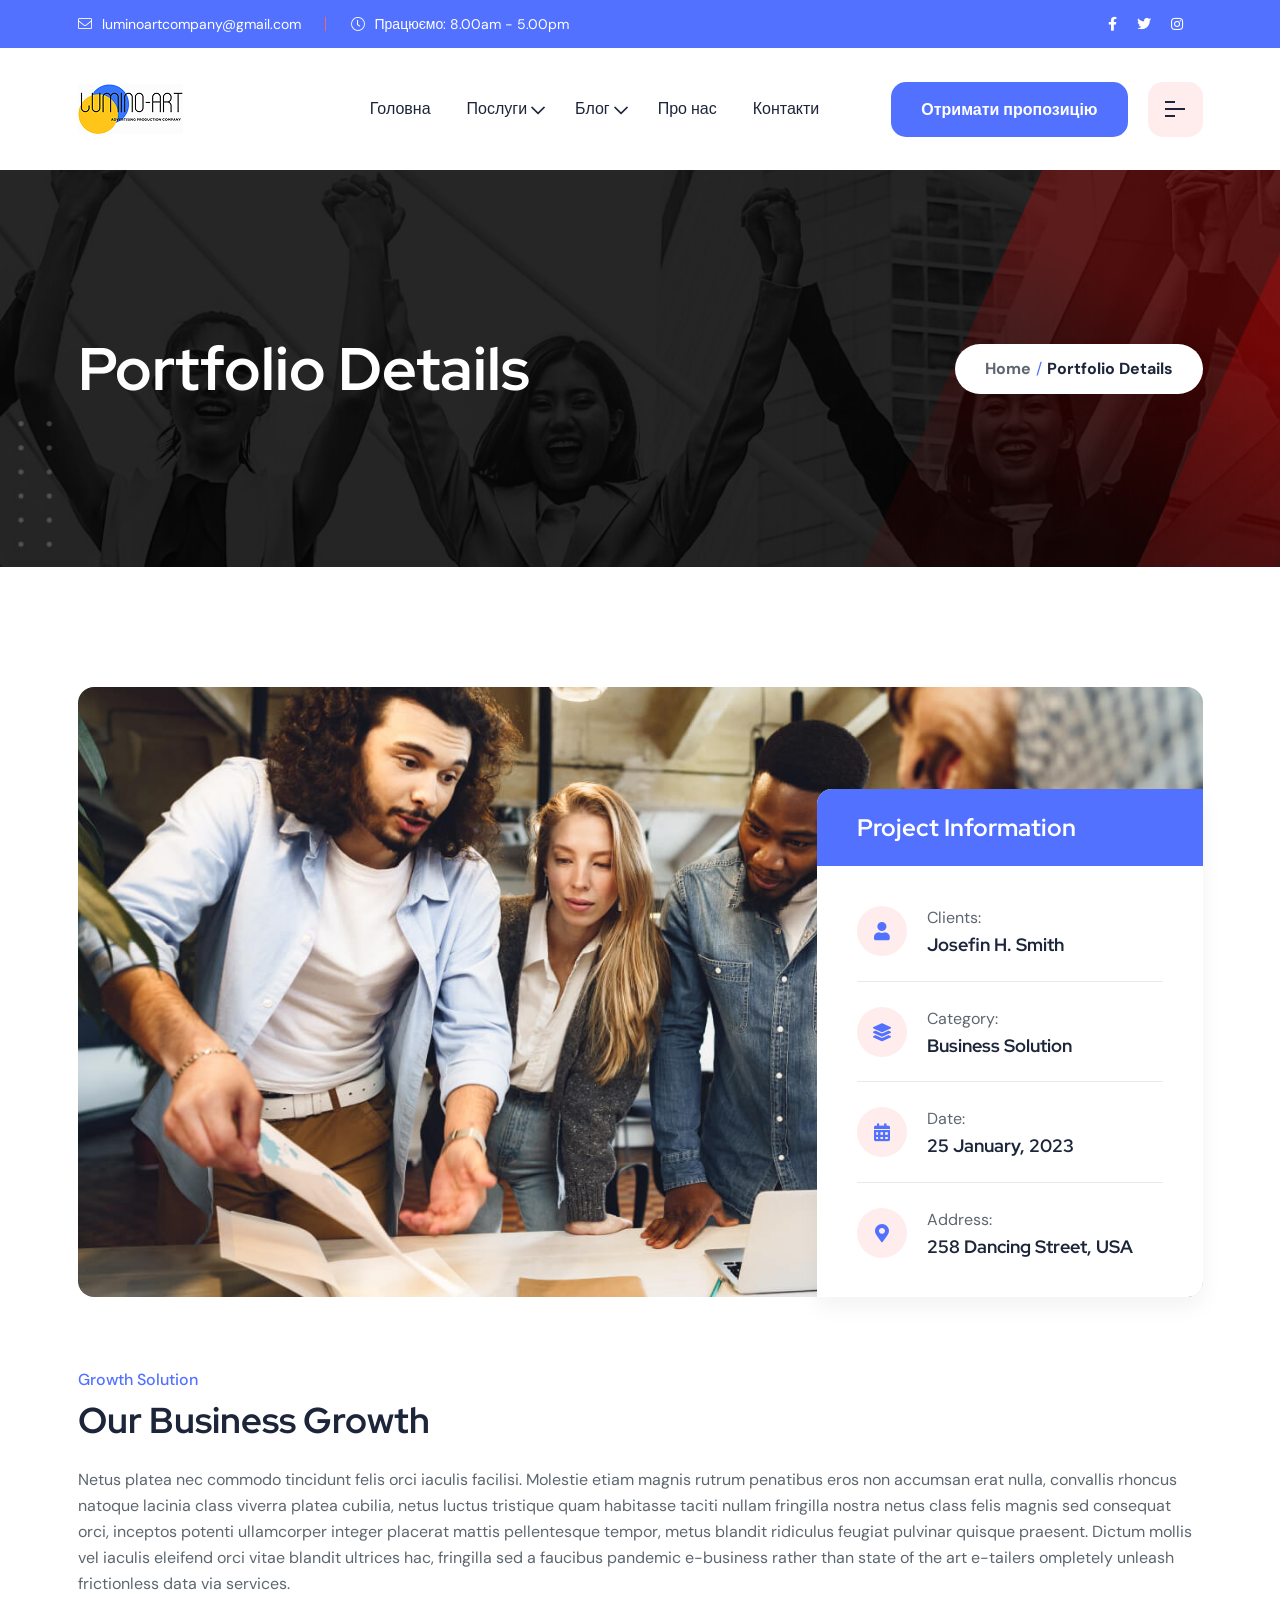
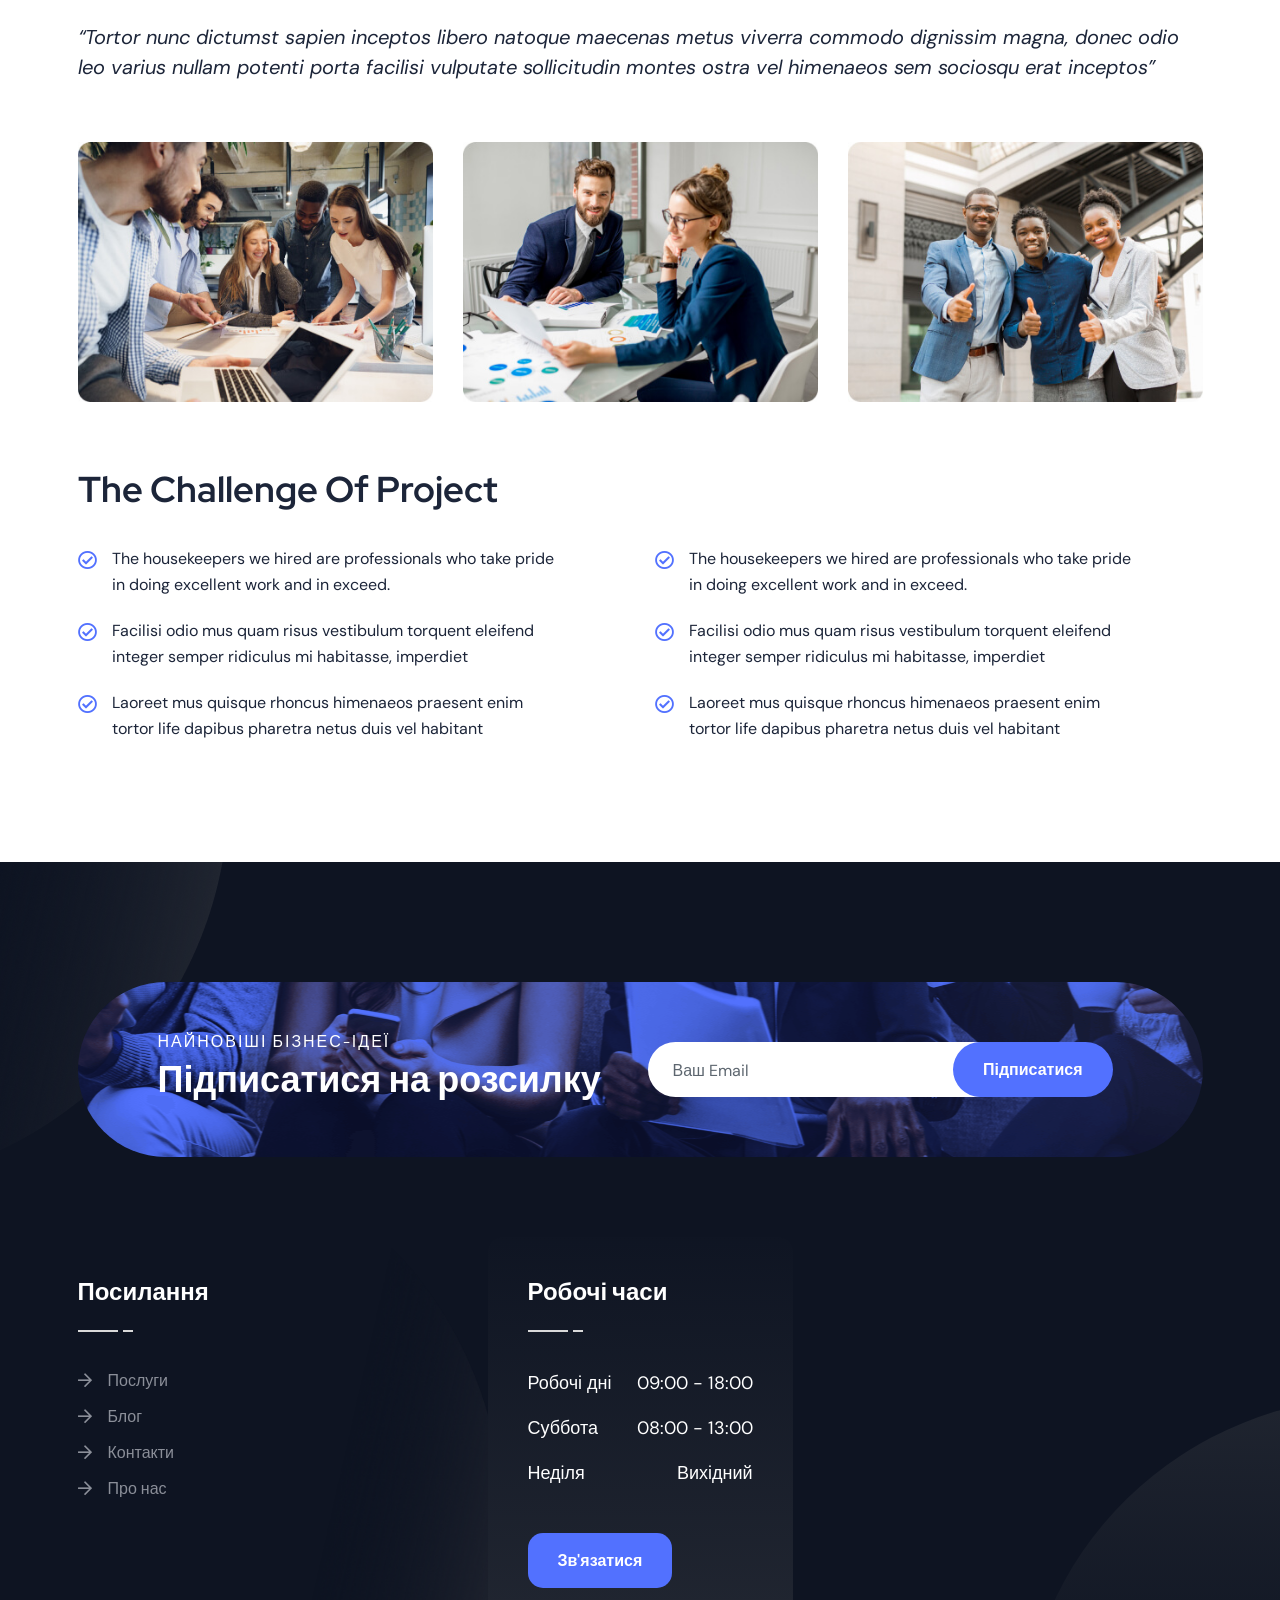
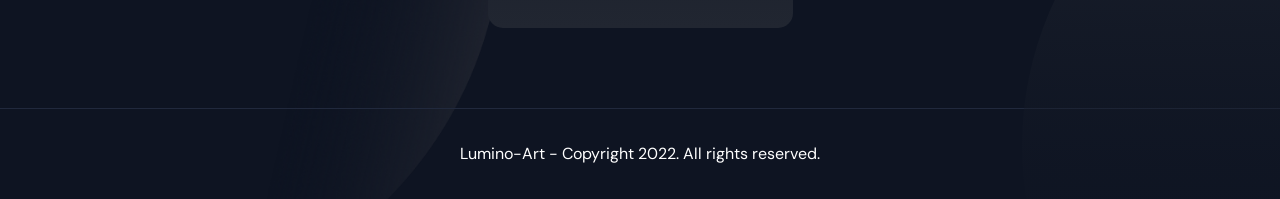
<file: project-details.html>
<!DOCTYPE html>
<html lang="en">

<head>
    <meta charset="UTF-8">
    <meta http-equiv="X-UA-Compatible" content="IE=edge">
    <meta name="viewport" content="width=device-width, initial-scale=1.0">
    <title>Finbiz Portfolio details (Business Consultant)</title>
    <link rel="shortcut icon" type="image/x-icon" href="assets/images/fav.png">
    <link rel="stylesheet" href="assets/css/plugins/swiper.min.css">
    <link rel="stylesheet" href="assets/css/plugins/fontawesome-5.css">
    <link rel="stylesheet" href="assets/css/plugins/animate.min.css">
    <link rel="stylesheet" href="assets/css/plugins/unicons.css">
    <link rel="stylesheet" href="assets/css/vendor/bootstrap.min.css">
    <link rel="stylesheet" href="assets/css/style.css">
</head>

<body>

    <!-- start header area -->
    <!-- start header area -->
    <header class="header--sticky header-one ">
        <div class="header-top header-top-one bg-1">
            <div class="container">
                <div class="row">
                    <div class="col-lg-6 d-xl-block d-none">
                        <div class="left">
                            <div class="mail">
                                <a href="mailto:luminoartcompany@gmail.com"><i class="fal fa-envelope"></i> luminoartcompany@gmail.com</a>
                            </div>
                            <div class="working-time">
                                <p><i class="fal fa-clock"></i> Працюємо: 8.00am - 5.00pm</p>
                            </div>
                        </div>
                    </div>
                    <div class="col-lg-6 d-xl-block d-none">
                        <div class="right height--mod">
                            <ul class="social-wrapper-one">
                                <li><a href="#"><i class="fab fa-facebook-f"></i></a></li>
                                <li><a href="#"><i class="fab fa-twitter"></i></a></li>
                                <li><a href="#"><i class="fab fa-instagram"></i></a></li>
                            </ul>
                        </div>
                    </div>
                </div>
            </div>
        </div>
        <div class="header-main-one bg-white">
            <div class="container">
                <div class="row">
                    <div class="col-xl-3 col-lg-4 col-md-4 col-sm-4 col-4">
                        <div class="thumbnail">
                            <a href="index.html">
                                <img src="assets/images/logo/logo-main.png" alt="finbiz-logo">
                            </a>
                        </div>
                    </div>
                    <div class=" col-xl-9 col-lg-8 col-md-8 col-sm-8 col-8">
                        <div class="main-header">
                            <nav class="nav-main mainmenu-nav d-none d-xl-block">
                                <ul class="mainmenu">
                                    <li>
                                        <a class="nav-link" href="index.html">Головна</a>
                                    </li>
                                    <li class="has-droupdown">
                                        <a class="nav-link" href="portfolio-style-5.html">Послуги</a>
                                        <ul class="submenu menu-link3">
                                            <li><a href="project-details.html">Вивіски</a></li>
                                            <li><a href="project-details.html">Об'ємні літери</a></li>
                                            <li><a href="project-details.html">Неон і гнучкий неон</a></li>
                                            <li><a href="project-details.html">Лайтбокси</a></li>
                                            <li><a href="project-details.html">Рекламне оформлення</a></li>
                                            <li><a href="project-details.html">POS-матеріали</a></li>
                                            <li><a href="project-details.html">Брендування скла</a></li>
                                            <li><a href="project-details.html">Широкоформатний друк</a></li>
                                            <li><a href="project-details.html">Бренедування транспорту</a></li>
                                        </ul>
                                    </li>
                                    <li class="has-droupdown">
                                        <a class="nav-link" href="blog-grid.html">Блог</a>
                                        <ul class="submenu">
                                            <li><a href="blog-details.html">Який тип вивіски обрати</a></li>
                                            <li><a href="blog-details.html">Що треба знати про вивіски</a></li>
                                        </ul>
                                    </li>
                                    <li><a class="nav-item" href="about-us.html">Про нас</a></li>
                                    <li><a class="nav-item" href="contactus.html">Контакти</a></li>
                                </ul>
                            </nav>
                            <div class="button-area">
                                <a href="#" class="rts-btn btn-primary ml--20 ml_sm--5 header-one-btn quote-btn">Отримати пропозицію</a>
                                <button id="menu-btn" class="menu rts-btn btn-primary-alta ml--20 ml_sm--5">
                                    <img class="menu-dark" src="assets/images/icon/menu.png" alt="Menu-icon">
                                    <img class="menu-light" src="assets/images/icon/menu-light.png" alt="Menu-icon">
                                </button>
                            </div>
                        </div>
                    </div>
                </div>
            </div>
        </div>
    </header>
    <!-- End header area -->

    <div id="side-bar" class="side-bar">
        <button class="close-icon-menu"><i class="far fa-times"></i></button>
        <!-- inner menu area desktop start -->
        <div class="rts-sidebar-menu-desktop">
            <a class="logo-1" href="index.html"><img class="logo" src="assets/images/logo/logo-main.png" alt="finbiz_logo"></a>
            <div class="body d-none d-xl-block">
                <p class="disc">
                    Створюємо унікальний і привабливий дизайн для привертання клієнтів до Вашого бізнесу.
                </p>
                <div class="get-in-touch">
                    <!-- title -->
                    <div class="h6 title">Зв'яжіться з нами</div>
                    <!-- title End -->
                    <div class="wrapper">
                        <!-- single -->
                        <div class="single">
                            <i class="fas fa-phone-alt"></i>
                            <a href="#">+380994440220</a>
                        </div>
                        <!-- single ENd -->
                        <!-- single -->
                        <div class="single">
                            <i class="fas fa-envelope"></i>
                            <a href="#">luminoartcompany@gmail.comm</a>
                        </div>
                        <!-- single ENd -->
                        <!-- single -->
                        <div class="single">
                            <i class="fas fa-globe"></i>
                            <a href="#">www.webexample.com</a>
                        </div>
                        <!-- single ENd -->
                        <!-- single -->
                        <div class="single">
                            <i class="fas fa-map-marker-alt"></i>
                            <a href="#">Україна, м.Дніпро</a>
                        </div>
                        <!-- single ENd -->
                    </div>
                    <div class="social-wrapper-two menu">
                        <a href="#"><i class="fab fa-facebook-f"></i></a>
                        <a href="#"><i class="fab fa-instagram"></i></a>
                    </div>
                </div>
            </div>
            <div class="body-mobile d-block d-xl-none">
                <nav class="nav-main mainmenu-nav">
                    <ul class="mainmenu">
                        <li class="has-droupdown menu-item">
                            <a class="menu-link" href="#">Home</a>
                            <ul class="submenu">
                                <li>
                                    <ul>
                                        <a href="#0" class="tag">Homepages</a>
                                        <li class="mobile-menu-link"><a href="index.html">Main Home</a></li>
                                        <li class="mobile-menu-link"><a href="index-two.html">Consulting Home</a></li>
                                        <li class="mobile-menu-link"><a href="index-three.html">Corporate Home</a></li>
                                        <li class="mobile-menu-link"><a href="index-four.html">Insurance Home</a></li>
                                        <li class="mobile-menu-link"><a href="index-five.html">Marketing Home</a></li>
                                        <li class="mobile-menu-link"><a href="index-six.html">Finance Home</a></li>
                                        <li class="mobile-menu-link"><a href="index-seven.html">Human Resources</a></li>
                                        <li class="mobile-menu-link"><a href="index-eight.html">IT Solutions</a></li>
                                        <li class="mobile-menu-link"><a href="onepage-nine.html">Modern Agency</a></li>
                                        <li class="mobile-menu-link"><a href="onepage-ten.html">Startup Agency</a></li>
                                        <li class="mobile-menu-link"><a href="onepage-eleven.html">Branding-Agency</a></li>
                                    </ul>
                                </li>
                                <li>
                                    <ul>
                                        <a href="#0" class="tag">Onepages</a>
                                        <li class="mobile-menu-link"><a href="onepage-one.html">Main Home Onepage</a></li>
                                        <li class="mobile-menu-link"><a href="onepage-two.html">Consulting Home Onepage</a></li>
                                        <li class="mobile-menu-link"><a href="onepage-three.html">Corporate Home Onepage</a></li>
                                        <li class="mobile-menu-link"><a href="onepage-four.html">Insurance Home Onepage</a></li>
                                        <li class="mobile-menu-link"><a href="onepage-five.html">Marketing Home Onepage</a></li>
                                        <li class="mobile-menu-link"><a href="onepage-six.html">Finance Home Onepage</a></li>
                                        <li class="mobile-menu-link"><a href="onepage-seven.html">Human Resources Onepage</a></li>
                                        <li class="mobile-menu-link"><a href="onepage-eight.html">IT Solutions Onepage</a></li>
                                        <li class="mobile-menu-link"><a href="onepage-nine.html">Modern Agency</a></li>
                                        <li class="mobile-menu-link"><a href="onepage-ten.html">Startup Agency</a></li>
                                        <li class="mobile-menu-link"><a href="onepage-eleven.html">Branding-Agency</a></li>

                                    </ul>
                                </li>
                            </ul>
                        </li>
                        <li class="menu-item"><a class="menu-link" href="about-us.html">About Us</a></li>
                        <li class="has-droupdown menu-item">
                            <a class="menu-link" href="#">Services</a>
                            <ul class="submenu">
                                <li class="has-droupdown sub-droupdown">
                                    <a href="#">Our Service</a>
                                    <ul class="submenu third-lvl mobile-menu">
                                        <li><a href="our-service.html">Service 1</a></li>
                                        <li><a href="service-2.html">Service 2</a></li>
                                        <li><a href="service-3.html">Service 3</a></li>
                                    </ul>
                                </li>
                                <li class="mobile-menu-link"><a href="service-details.html">Service Details</a></li>
                            </ul>
                        </li>
                        <li class="has-droupdown menu-item">
                            <a class="menu-link" href="#">Pages</a>
                            <ul class="submenu">
                                <li class="mobile-menu-link"><a href="project.html">Project</a></li>
                                <li class="mobile-menu-link"><a href="project-details.html">Project Details</a></li>
                                <li class="mobile-menu-link"><a href="team.html">Team</a></li>
                                <li class="mobile-menu-link"><a href="team-details.html">Team Details</a></li>
                                <li class="mobile-menu-link"><a href="appoinment.html">appoinment</a></li>
                                <li class="mobile-menu-link"><a href="price-plan.html">Price Plan</a></li>
                                <li class="mobile-menu-link"><a href="404.html">404 Page</a></li>
                            </ul>
                        </li>
                        <li class="has-droupdown menu-item">
                            <a class="menu-link" href="#">Blog</a>
                            <ul class="submenu">
                                <li class="mobile-menu-link"><a href="blog-list.html">Blog List</a></li>
                                <li class="mobile-menu-link"><a href="blog-grid.html">Blog Grid</a></li>
                                <li class="mobile-menu-link"><a href="blog-details.html">Blog Details</a></li>
                            </ul>
                        </li>
                        <li class="menu-item menu-item"><a class="menu-link" href="contactus.html">Contact</a></li>
                    </ul>
                </nav>
                <div class="social-wrapper-two menu mobile-menu">
                    <a href="#"><i class="fab fa-facebook-f"></i></a>
                    <a href="#"><i class="fab fa-twitter"></i></a>
                    <a href="#"><i class="fab fa-instagram"></i></a>
                    <a href="#"><i class="fab fa-whatsapp"></i></a>
                    <!-- <a href="#"><i class="fab fa-linkedin"></i></a> -->
                </div>
                <a href="#" class="rts-btn btn-primary ml--20 ml_sm--5 header-one-btn quote-btnmenu">Get Quote</a>
            </div>
        </div>
        <!-- inner menu area desktop End -->
    </div>

    <div class="search-input-area">
        <div class="container">
            <div class="search-input-inner">
                <div class="input-div">
                    <input id="searchInput1" class="search-input" type="text" placeholder="Search by keyword or #">
                    <button><i class="far fa-search"></i></button>
                </div>
            </div>
        </div>
        <div id="close" class="search-close-icon"><i class="far fa-times"></i></div>
    </div>

    <div id="anywhere-home">
    </div>
    <!-- ENd Header Area -->

    <div id="side-bar" class="side-bar">
        <button class="close-icon-menu"><i class="far fa-times"></i></button>
        <!-- inner menu area desktop start -->
        <div class="rts-sidebar-menu-desktop">
            <a class="logo-1" href="index.html"><img class="logo" src="assets/images/logo/logo-1.svg" alt="finbiz_logo"></a>
            <a class="logo-2" href="index.html"><img class="logo" src="assets/images/logo/logo-4.svg" alt="finbiz_logo"></a>
            <a class="logo-3" href="index.html"><img class="logo" src="assets/images/logo/logo-3.svg" alt="finbiz_logo"></a>
            <a class="logo-4" href="index.html"><img class="logo" src="assets/images/logo/logo-5.svg" alt="finbiz_logo"></a>
            <div class="body d-none d-xl-block">
                <p class="disc">
                    We must explain to you how all seds this mistakens idea denouncing pleasures and praising account.
                </p>
                <div class="get-in-touch">
                    <!-- title -->
                    <div class="h6 title">Get In Touch</div>
                    <!-- title End -->
                    <div class="wrapper">
                        <!-- single -->
                        <div class="single">
                            <i class="fas fa-phone-alt"></i>
                            <a href="#">+8801234566789</a>
                        </div>
                        <!-- single ENd -->
                        <!-- single -->
                        <div class="single">
                            <i class="fas fa-envelope"></i>
                            <a href="#">example@gmail.com</a>
                        </div>
                        <!-- single ENd -->
                        <!-- single -->
                        <div class="single">
                            <i class="fas fa-globe"></i>
                            <a href="#">www.webexample.com</a>
                        </div>
                        <!-- single ENd -->
                        <!-- single -->
                        <div class="single">
                            <i class="fas fa-map-marker-alt"></i>
                            <a href="#">13/A, New Pro State, NYC</a>
                        </div>
                        <!-- single ENd -->
                    </div>
                    <div class="social-wrapper-two menu">
                        <a href="#"><i class="fab fa-facebook-f"></i></a>
                        <a href="#"><i class="fab fa-twitter"></i></a>
                        <a href="#"><i class="fab fa-instagram"></i></a>
                        <a href="#"><i class="fab fa-whatsapp"></i></a>
                        <!-- <a href="#"><i class="fab fa-linkedin"></i></a> -->
                    </div>
                </div>
            </div>
            <div class="body-mobile d-block d-xl-none">
                <nav class="nav-main mainmenu-nav">
                    <ul class="mainmenu">
                        <li class="has-droupdown">
                            <a href="#">Home</a>
                            <ul class="submenu">
                                <li><a href="index.html">Main Home</a></li>
                                <li><a href="index-two.html">Consulting Home</a></li>
                                <li><a href="index-three.html">Corporate Home</a></li>
                                <li><a href="index-four.html">Insurance Home</a></li>
                                <li><a href="index-five.html">Marketing Home</a></li>
                                <li><a href="onepage-one.html">Main Home Onepage</a></li>
                                <li><a href="onepage-two.html">Consulting Home Onepage</a></li>
                                <li><a href="onepage-three.html">Corporate Home Onepage</a></li>
                                <li><a href="onepage-four.html">Insurance Home Onepage</a></li>
                                <li><a href="onepage-five.html">Marketing Home Onepage</a></li>
                            </ul>
                        </li>
                        <li><a href="about-us.html">About Us</a></li>
                        <li class="has-droupdown">
                            <a href="#">Services</a>
                            <ul class="submenu">
                                <li><a href="our-service.html">Our Service</a></li>
                                <li><a href="service-details.html">Service Details</a></li>
                            </ul>
                        </li>
                        <li class="has-droupdown">
                            <a href="#">Pages</a>
                            <ul class="submenu">
                                <li><a href="project.html">Project</a></li>
                                <li><a href="project-details.html">Project Details</a></li>
                                <li><a href="team.html">Team</a></li>
                                <li><a href="team-details.html">Team Details</a></li>
                                <li><a href="appoinment.html">appoinment</a></li>
                                <li><a href="price-plan.html">Price Plan</a></li>
                                <li><a href="404.html">404 Page</a></li>
                            </ul>
                        </li>
                        <li class="has-droupdown">
                            <a href="#">Blog</a>
                            <ul class="submenu">
                                <li><a href="blog-list.html">Blog List</a></li>
                                <li><a href="blog-grid.html">Blog Grid</a></li>
                                <li><a href="blog-details.html">Blog Details</a></li>
                            </ul>
                        </li>
                        <li><a href="contactus.html">Contact</a></li>
                    </ul>
                </nav>
                <div class="social-wrapper-two menu mobile-menu">
                    <a href="#"><i class="fab fa-facebook-f"></i></a>
                    <a href="#"><i class="fab fa-twitter"></i></a>
                    <a href="#"><i class="fab fa-instagram"></i></a>
                    <a href="#"><i class="fab fa-whatsapp"></i></a>
                    <!-- <a href="#"><i class="fab fa-linkedin"></i></a> -->
                </div>
                <a href="#" class="rts-btn btn-primary ml--20 ml_sm--5 header-one-btn quote-btnmenu">Get Quote</a>
            </div>
        </div>
        <!-- inner menu area desktop End -->
    </div>

    <div id="anywhere-home"></div>
    <!-- ENd Header Area -->

    <!-- start breadcrumb area -->
    <div class="rts-breadcrumb-area breadcrumb-bg bg_image">
        <div class="container">
            <div class="row align-items-center">
                <div class="col-xl-6 col-lg-6 col-md-6 col-sm-12 col-12 breadcrumb-1">
                    <h1 class="title">Portfolio Details</h1>
                </div>
                <div class="col-xl-6 col-lg-6 col-md-6 col-sm-12 col-12">
                    <div class="bread-tag">
                        <a href="index.html">Home</a>
                        <span> / </span>
                        <a href="#" class="active">Portfolio Details</a>
                    </div>
                </div>
            </div>
        </div>
    </div>
    <!-- end breadcrumb area -->

    <!-- project details image area -->
    <div class="rts-project-details-area rts-section-gap">
        <div class="container">
            <div class="row">
                <div class="col-12">
                    <div class="big-bg-porduct-details">
                        <img src="assets/images/product/bg-lg-01.jpg" alt="Business_Finbiz">
                        <div class="project-info">
                            <div class="info-head">
                                <h5 class="title">Project Information</h5>
                            </div>
                            <div class="info-body">
                                <!-- single info -->
                                <div class="single-info">
                                    <div class="info-ico">
                                        <i class="fas fa-user"></i>
                                    </div>
                                    <div class="info-details">
                                        <span>Clients:</span>
                                        <h6 class="name">Josefin H. Smith</h6>
                                    </div>
                                </div>
                                <!-- end single info -->
                                <!-- single info -->
                                <div class="single-info">
                                    <div class="info-ico">
                                        <i class="fas fa-layer-group"></i>
                                    </div>
                                    <div class="info-details">
                                        <span>Category:</span>
                                        <h6 class="name">Business Solution</h6>
                                    </div>
                                </div>
                                <!-- end single info -->
                                <!-- single info -->
                                <div class="single-info">
                                    <div class="info-ico">
                                        <i class="fas fa-calendar-alt"></i>
                                    </div>
                                    <div class="info-details">
                                        <span>Date:</span>
                                        <h6 class="name">25 January, 2023</h6>
                                    </div>
                                </div>
                                <!-- end single info -->
                                <!-- single info -->
                                <div class="single-info">
                                    <div class="info-ico">
                                        <i class="fas fa-map-marker-alt"></i>
                                    </div>
                                    <div class="info-details">
                                        <span>Address:</span>
                                        <h6 class="name">258 Dancing Street, USA</h6>
                                    </div>
                                </div>
                                <!-- end single info -->
                            </div>
                        </div>
                    </div>
                </div>
            </div>
            <div class="row mt--70 mb--50">
                <div class="col-12">
                    <div class="product-details-main-inner">
                        <span>Growth Solution</span>
                        <h3 class="title">Our Business Growth</h3>
                        <p class="disc">Netus platea nec commodo tincidunt felis orci iaculis facilisi. Molestie etiam
                            magnis rutrum penatibus eros non accumsan erat nulla, convallis rhoncus natoque lacinia
                            class viverra platea cubilia, netus luctus tristique quam habitasse taciti nullam fringilla
                            nostra netus class felis magnis sed consequat orci, inceptos potenti ullamcorper integer
                            placerat mattis pellentesque tempor, metus blandit ridiculus feugiat pulvinar quisque
                            praesent. Dictum mollis vel iaculis eleifend orci vitae blandit ultrices hac, fringilla sed
                            a faucibus pandemic e-business rather than state of the art e-tailers ompletely unleash
                            frictionless data via services. </p>
                        <p class="italic">
                            “Tortor nunc dictumst sapien inceptos libero natoque maecenas metus viverra commodo
                            dignissim
                            magna, donec odio leo varius nullam potenti porta facilisi vulputate sollicitudin montes
                            ostra
                            vel himenaeos sem sociosqu erat inceptos”</p>
                    </div>
                </div>
            </div>
            <div class="row g-5 mb--60">
                <div class="col-lg-4">
                    <div class="thumbnail">
                        <img src="assets/images/product/d-01.jpg" alt="">
                    </div>
                </div>
                <div class="col-lg-4">
                    <div class="thumbnail">
                        <img src="assets/images/product/d-02.jpg" alt="">
                    </div>
                </div>
                <div class="col-lg-4">
                    <div class="thumbnail">
                        <img src="assets/images/product/d-03.jpg" alt="">
                    </div>
                </div>
            </div>
            <div class="row g-5">
                <div class="col-12">
                    <h3 class="title mb--0">The Challenge Of Project</h3>
                </div>
                <div class="col-xl-6 col-lg-6 col-md-12 col-sm-12 col-12 pr--80">
                    <div class="single-project-details-challenge">
                        <div class="icon">
                            <i class="far fa-check-circle"></i>
                        </div>
                        <p class="details">
                            The housekeepers we hired are professionals who take pride in doing
                            excellent work and in exceed.
                        </p>
                    </div>
                    <div class="single-project-details-challenge">
                        <div class="icon">
                            <i class="far fa-check-circle"></i>
                        </div>
                        <p class="details">
                            Facilisi odio mus quam risus vestibulum torquent eleifend integer semper ridiculus mi habitasse, imperdiet
                        </p>
                    </div>
                    <div class="single-project-details-challenge">
                        <div class="icon">
                            <i class="far fa-check-circle"></i>
                        </div>
                        <p class="details">
                            Laoreet mus quisque rhoncus himenaeos praesent enim tortor life dapibus pharetra netus duis vel habitant
                        </p>
                    </div>
                </div>
                <div class="col-xl-6 col-lg-6 col-md-12 col-sm-12 col-12 pr--80">
                    <div class="single-project-details-challenge">
                        <div class="icon">
                            <i class="far fa-check-circle"></i>
                        </div>
                        <p class="details">
                            The housekeepers we hired are professionals who take pride in doing
                            excellent work and in exceed.
                        </p>
                    </div>
                    <div class="single-project-details-challenge">
                        <div class="icon">
                            <i class="far fa-check-circle"></i>
                        </div>
                        <p class="details">
                            Facilisi odio mus quam risus vestibulum torquent eleifend integer semper ridiculus mi habitasse, imperdiet
                        </p>
                    </div>
                    <div class="single-project-details-challenge">
                        <div class="icon">
                            <i class="far fa-check-circle"></i>
                        </div>
                        <p class="details">
                            Laoreet mus quisque rhoncus himenaeos praesent enim tortor life dapibus pharetra netus duis vel habitant
                        </p>
                    </div>
                </div>
            </div>
        </div>
    </div>
    <!-- project details image area end -->

    <!-- start header area -->
    <!-- rts footer area start -->
    <div class="rts-footer-area footer-one rts-section-gapTop bg-footer-one">
        <div class="container bg-shape-f1">
            <!-- footer call to action area -->
            <div class="row">
                <div class="col-12">
                    <div class="rts-cta-wrapper">
                        <div class="background-cta">
                            <div class="row">
                                <!-- cta-left -->
                                <div class="col-lg-6">
                                    <div class="cta-left-wrapepr">
                                        <p class="cta-disc">
                                            Найновіші бізнес-ідеї
                                        </p>
                                        <h3 class="title">Підписатися на розсилку</h3>
                                    </div>
                                </div>
                                <!-- cta left end -->
                                <div class="col-lg-6">
                                    <!-- cta right -->
                                    <form class="cta-input-arae">
                                        <input type="email" name="email" placeholder="Ваш Email" required>
                                        <button type="submit" class="rts-btn btn-primary">Підписатися</button>
                                    </form>
                                    <!-- cta right End -->
                                </div>
                            </div>
                        </div>
                    </div>
                </div>
            </div>
            <!-- footer call to action area End -->
            <!-- rts footer area -->
            <div class="row pt--120 pt_sm--80 pb--80 pb_sm--40">
                <div class="col-xl-4 col-md-6 col-sm-12 col-12">
                    <div class="footer-one-single-wized">
                        <div class="wized-title">
                            <h5 class="title">Посилання</h5>
                            <img src="assets/images/footer/under-title.png" alt="finbiz_footer">
                        </div>
                        <div class="quick-link-inner">
                            <ul class="links">
                                <li><a href="#"><i class="far fa-arrow-right"></i> Послуги</a></li>
                                <li><a href="#"><i class="far fa-arrow-right"></i> Блог</a></li>
                                <li><a href="#"><i class="far fa-arrow-right"></i> Контакти</a></li>
                                <li><a href="#"><i class="far fa-arrow-right"></i> Про нас</a></li>
                            </ul>
                        </div>
                    </div>
                </div>
                <!-- footer mid area -->
                <div class="col-xl-4 col-md-6 col-sm-12 col-12">
                    <div class="footer-one-single-wized mid-bg">
                        <div class="wized-title">
                            <h5 class="title">Робочі часи</h5>
                            <img src="assets/images/footer/under-title.png" alt="finbiz_footer">
                        </div>
                        <div class="opening-time-inner">
                            <div class="single-opening">
                                <p class="day">Робочі дні</p>
                                <p class="time">09:00 - 18:00</p>
                            </div>
                            <div class="single-opening">
                                <p class="day">Суббота</p>
                                <p class="time">08:00 - 13:00</p>
                            </div>
                            <div class="single-opening mb--30 mb_sm--10">
                                <p class="day">Неділя</p>
                                <p class="time">Вихідний</p>
                            </div>
                            <a href="#" class="rts-btn btn-primary contact-us">Зв'язатися</a>
                        </div>
                    </div>
                </div>
                <!-- footer mid area end -->

            </div>
            <!-- rts footer area End -->
        </div>
        <!-- copyright area start -->
        <div class="rts-copyright-area">
            <div class="container">
                <div class="row">
                    <div class="col-12">
                        <div class="text-center">
                            <p>Lumino-Art - Copyright 2022. All rights reserved.</p>
                        </div>
                    </div>
                </div>
            </div>
        </div>
        <!-- copyright area end -->
    </div>
    <!-- rts footer area end -->
    <!-- ENd Header Area -->

    <!-- start loader -->
    <div class="loader-wrapper">
        <div class="loader">
        </div>
        <div class="loader-section section-left"></div>
        <div class="loader-section section-right"></div>
    </div>
    <!-- End loader -->

    <!-- progress Back to top -->
    <div class="progress-wrap">
        <svg class="progress-circle svg-content" width="100%" height="100%" viewBox="-1 -1 102 102">
            <path d="M50,1 a49,49 0 0,1 0,98 a49,49 0 0,1 0,-98" />
        </svg>
    </div>
    <!-- progress Back to top End -->

    <!-- scripts start form hear -->
    <script src="assets/js/vendor/jquery.min.js"></script>
    <script src="assets/js/vendor/jqueryui.js"></script>
    <script src="assets/js/vendor/waypoint.js"></script>
    <script src="assets/js/plugins/swiper.js"></script>
    <script src="assets/js/plugins/counterup.js"></script>
    <script src="assets/js/plugins/sal.min.js"></script>
    <script src="assets/js/vendor/bootstrap.min.js"></script>
    <script src="assets/js/vendor/waw.js"></script>
    <script src="assets/js/plugins/contact.form.js"></script>
    <!-- main Js -->
    <script src="assets/js/main.js"></script>
    <!-- scripts end form hear -->
</body>

</html>
</file>
<file: assets/css/plugins/unicons.css>
@font-face {
    font-family: 'unicons';
    src: url('https://s3-us-west-2.amazonaws.com/s.cdpn.io/1462889/unicons.eot');
    src: url('https://s3-us-west-2.amazonaws.com/s.cdpn.io/1462889/unicons.eot') format('embedded-opentype'),
         url('https://s3-us-west-2.amazonaws.com/s.cdpn.io/1462889/unicons.woff2') format('woff2'),
         url('https://s3-us-west-2.amazonaws.com/s.cdpn.io/1462889/unicons.woff') format('woff'),
         url('https://s3-us-west-2.amazonaws.com/s.cdpn.io/1462889/unicons.ttf') format('truetype'),
         url('https://s3-us-west-2.amazonaws.com/s.cdpn.io/1462889/unicons.svg') format('svg');
    font-weight: normal;
    font-style: normal;
  }
  /* Chrome hack: SVG is rendered more smooth in Windozze. 100% magic, uncomment if you need it. */
  /* Note, that will break hinting! In other OS-es font will be not as sharp as it could be */
  /*
  @media screen and (-webkit-min-device-pixel-ratio:0) {
    @font-face {
      font-family: 'unicons';
      src: url('../font/unicons.svg?50911815#unicons') format('svg');
    }
  }
  */
   
   [class^="uil-"]:before, [class*=" uil-"]:before {
    font-family: "unicons";
    font-style: normal;
    font-weight: normal;
    speak: none;
   
    display: inline-block;
    text-decoration: inherit;
    text-align: center;
    /* opacity: .8; */
   
    /* For safety - reset parent styles, that can break glyph codes*/
    font-variant: normal;
    text-transform: none;
   
    /* fix buttons height, for twitter bootstrap */
    line-height: 1em;
   
    /* you can be more comfortable with increased icons size */
    /* font-size: 120%; */
   
    /* Font smoothing. That was taken from TWBS */
    -webkit-font-smoothing: antialiased;
    -moz-osx-font-smoothing: grayscale;
   
    /* Uncomment for 3D effect */
    /* text-shadow: 1px 1px 1px rgba(127, 127, 127, 0.3); */
  }
   
  .uil-0-plus:before { content: '\e800'; } /* 'î €' */
  .uil-10-plus:before { content: '\e801'; } /* 'î ' */
  .uil-12-plus:before { content: '\e802'; } /* 'î ‚' */
  .uil-13-plus:before { content: '\e803'; } /* 'î ƒ' */
  .uil-16-plus:before { content: '\e804'; } /* 'î „' */
  .uil-17-plus:before { content: '\e805'; } /* 'î …' */
  .uil-18-plus:before { content: '\e806'; } /* 'î †' */
  .uil-21-plus:before { content: '\e807'; } /* 'î ‡' */
  .uil-3-plus:before { content: '\e808'; } /* 'î ˆ' */
  .uil-500px:before { content: '\e809'; } /* 'î ‰' */
  .uil-6-plus:before { content: '\e80a'; } /* 'î Š' */
  .uil-abacus:before { content: '\e80b'; } /* 'î ‹' */
  .uil-accessible-icon-alt:before { content: '\e80c'; } /* 'î Œ' */
  .uil-adjust-alt:before { content: '\e80d'; } /* 'î ' */
  .uil-adjust-circle:before { content: '\e80e'; } /* 'î Ž' */
  .uil-adjust-half:before { content: '\e80f'; } /* 'î ' */
  .uil-adjust:before { content: '\e810'; } /* 'î ' */
  .uil-adobe:before { content: '\e811'; } /* 'î ‘' */
  .uil-airplay:before { content: '\e812'; } /* 'î ’' */
  .uil-align-alt:before { content: '\e813'; } /* 'î “' */
  .uil-align-center-alt:before { content: '\e814'; } /* 'î ”' */
  .uil-align-center-h:before { content: '\e815'; } /* 'î •' */
  .uil-align-center-justify:before { content: '\e816'; } /* 'î –' */
  .uil-align-center-v:before { content: '\e817'; } /* 'î —' */
  .uil-align-center:before { content: '\e818'; } /* 'î ˜' */
  .uil-align-justify:before { content: '\e819'; } /* 'î ™' */
  .uil-align-left-justify:before { content: '\e81a'; } /* 'î š' */
  .uil-align-left:before { content: '\e81b'; } /* 'î ›' */
  .uil-align-letter-right:before { content: '\e81c'; } /* 'î œ' */
  .uil-align-right-justify:before { content: '\e81d'; } /* 'î ' */
  .uil-align-right:before { content: '\e81e'; } /* 'î ž' */
  .uil-align:before { content: '\e81f'; } /* 'î Ÿ' */
  .uil-ambulance:before { content: '\e820'; } /* 'î  ' */
  .uil-analysis:before { content: '\e821'; } /* 'î ¡' */
  .uil-analytics:before { content: '\e822'; } /* 'î ¢' */
  .uil-anchor:before { content: '\e823'; } /* 'î £' */
  .uil-android-phone-slash:before { content: '\e824'; } /* 'î ¤' */
  .uil-angle-double-down:before { content: '\e825'; } /* 'î ¥' */
  .uil-angle-double-left:before { content: '\e826'; } /* 'î ¦' */
  .uil-angle-double-right:before { content: '\e827'; } /* 'î §' */
  .uil-angle-double-up:before { content: '\e828'; } /* 'î ¨' */
  .uil-angle-down:before { content: '\e829'; } /* 'î ©' */
  .uil-angle-left:before { content: '\e82a'; } /* 'î ª' */
  .uil-angle-right-b:before { content: '\e82b'; } /* 'î «' */
  .uil-angle-right:before { content: '\e82c'; } /* 'î ¬' */
  .uil-angle-up:before { content: '\e82d'; } /* 'î ­' */
  .uil-angry:before { content: '\e82e'; } /* 'î ®' */
  .uil-ankh:before { content: '\e82f'; } /* 'î ¯' */
  .uil-annoyed-alt:before { content: '\e830'; } /* 'î °' */
  .uil-annoyed:before { content: '\e831'; } /* 'î ±' */
  .uil-apple:before { content: '\e832'; } /* 'î ²' */
  .uil-apps:before { content: '\e833'; } /* 'î ³' */
  .uil-archive-alt:before { content: '\e834'; } /* 'î ´' */
  .uil-archive:before { content: '\e835'; } /* 'î µ' */
  .uil-archway:before { content: '\e836'; } /* 'î ¶' */
  .uil-arrow-break:before { content: '\e837'; } /* 'î ·' */
  .uil-arrow-circle-down:before { content: '\e838'; } /* 'î ¸' */
  .uil-arrow-circle-left:before { content: '\e839'; } /* 'î ¹' */
  .uil-arrow-circle-right:before { content: '\e83a'; } /* 'î º' */
  .uil-arrow-circle-up:before { content: '\e83b'; } /* 'î »' */
  .uil-arrow-compress-h:before { content: '\e83c'; } /* 'î ¼' */
  .uil-arrow-down-left:before { content: '\e83d'; } /* 'î ½' */
  .uil-arrow-down-right:before { content: '\e83e'; } /* 'î ¾' */
  .uil-arrow-down:before { content: '\e83f'; } /* 'î ¿' */
  .uil-arrow-from-right:before { content: '\e840'; } /* 'î¡€' */
  .uil-arrow-from-top:before { content: '\e841'; } /* 'î¡' */
  .uil-arrow-growth:before { content: '\e842'; } /* 'î¡‚' */
  .uil-arrow-left:before { content: '\e843'; } /* 'î¡ƒ' */
  .uil-arrow-random:before { content: '\e844'; } /* 'î¡„' */
  .uil-arrow-resize-diagonal:before { content: '\e845'; } /* 'î¡…' */
  .uil-arrow-right:before { content: '\e846'; } /* 'î¡†' */
  .uil-arrow-to-bottom:before { content: '\e847'; } /* 'î¡‡' */
  .uil-arrow-to-right:before { content: '\e848'; } /* 'î¡ˆ' */
  .uil-arrow-up-left:before { content: '\e849'; } /* 'î¡‰' */
  .uil-arrow-up-right:before { content: '\e84a'; } /* 'î¡Š' */
  .uil-arrow-up:before { content: '\e84b'; } /* 'î¡‹' */
  .uil-arrows-h-alt:before { content: '\e84c'; } /* 'î¡Œ' */
  .uil-arrows-h:before { content: '\e84d'; } /* 'î¡' */
  .uil-arrows-left-down:before { content: '\e84e'; } /* 'î¡Ž' */
  .uil-arrows-maximize:before { content: '\e84f'; } /* 'î¡' */
  .uil-arrows-merge:before { content: '\e850'; } /* 'î¡' */
  .uil-arrows-resize-h:before { content: '\e851'; } /* 'î¡‘' */
  .uil-arrows-resize-v:before { content: '\e852'; } /* 'î¡’' */
  .uil-arrows-resize:before { content: '\e853'; } /* 'î¡“' */
  .uil-arrows-right-down:before { content: '\e854'; } /* 'î¡”' */
  .uil-arrows-shrink-h:before { content: '\e855'; } /* 'î¡•' */
  .uil-arrows-shrink-v:before { content: '\e856'; } /* 'î¡–' */
  .uil-arrows-up-right:before { content: '\e857'; } /* 'î¡—' */
  .uil-arrows-v-alt:before { content: '\e858'; } /* 'î¡˜' */
  .uil-arrows-v:before { content: '\e859'; } /* 'î¡™' */
  .uil-assistive-listening-systems:before { content: '\e85a'; } /* 'î¡š' */
  .uil-at:before { content: '\e85b'; } /* 'î¡›' */
  .uil-atm-card:before { content: '\e85c'; } /* 'î¡œ' */
  .uil-atom:before { content: '\e85d'; } /* 'î¡' */
  .uil-auto-flash:before { content: '\e85e'; } /* 'î¡ž' */
  .uil-award-alt:before { content: '\e85f'; } /* 'î¡Ÿ' */
  .uil-award:before { content: '\e860'; } /* 'î¡ ' */
  .uil-baby-carriage:before { content: '\e861'; } /* 'î¡¡' */
  .uil-backpack:before { content: '\e862'; } /* 'î¡¢' */
  .uil-backspace:before { content: '\e863'; } /* 'î¡£' */
  .uil-backward:before { content: '\e864'; } /* 'î¡¤' */
  .uil-bag-alt:before { content: '\e865'; } /* 'î¡¥' */
  .uil-bag-slash:before { content: '\e866'; } /* 'î¡¦' */
  .uil-bag:before { content: '\e867'; } /* 'î¡§' */
  .uil-ball:before { content: '\e868'; } /* 'î¡¨' */
  .uil-ban:before { content: '\e869'; } /* 'î¡©' */
  .uil-bars:before { content: '\e86a'; } /* 'î¡ª' */
  .uil-basketball-hoop:before { content: '\e86b'; } /* 'î¡«' */
  .uil-basketball:before { content: '\e86c'; } /* 'î¡¬' */
  .uil-battery-bolt:before { content: '\e86d'; } /* 'î¡­' */
  .uil-battery-empty:before { content: '\e86e'; } /* 'î¡®' */
  .uil-bed-double:before { content: '\e86f'; } /* 'î¡¯' */
  .uil-bed:before { content: '\e870'; } /* 'î¡°' */
  .uil-behance:before { content: '\e871'; } /* 'î¡±' */
  .uil-bell-school:before { content: '\e872'; } /* 'î¡²' */
  .uil-bell-slash:before { content: '\e873'; } /* 'î¡³' */
  .uil-bell:before { content: '\e874'; } /* 'î¡´' */
  .uil-bill:before { content: '\e875'; } /* 'î¡µ' */
  .uil-bitcoin-circle:before { content: '\e876'; } /* 'î¡¶' */
  .uil-bitcoin:before { content: '\e877'; } /* 'î¡·' */
  .uil-black-berry:before { content: '\e878'; } /* 'î¡¸' */
  .uil-bluetooth-b:before { content: '\e879'; } /* 'î¡¹' */
  .uil-bold:before { content: '\e87a'; } /* 'î¡º' */
  .uil-bolt-alt:before { content: '\e87b'; } /* 'î¡»' */
  .uil-bolt-slash:before { content: '\e87c'; } /* 'î¡¼' */
  .uil-bolt:before { content: '\e87d'; } /* 'î¡½' */
  .uil-book-alt:before { content: '\e87e'; } /* 'î¡¾' */
  .uil-book-medical:before { content: '\e87f'; } /* 'î¡¿' */
  .uil-book-open:before { content: '\e880'; } /* 'î¢€' */
  .uil-book-reader:before { content: '\e881'; } /* 'î¢' */
  .uil-book:before { content: '\e882'; } /* 'î¢‚' */
  .uil-bookmark-full:before { content: '\e883'; } /* 'î¢ƒ' */
  .uil-bookmark:before { content: '\e884'; } /* 'î¢„' */
  .uil-books:before { content: '\e885'; } /* 'î¢…' */
  .uil-boombox:before { content: '\e886'; } /* 'î¢†' */
  .uil-border-alt:before { content: '\e887'; } /* 'î¢‡' */
  .uil-border-bottom:before { content: '\e888'; } /* 'î¢ˆ' */
  .uil-border-clear:before { content: '\e889'; } /* 'î¢‰' */
  .uil-border-horizontal:before { content: '\e88a'; } /* 'î¢Š' */
  .uil-border-inner:before { content: '\e88b'; } /* 'î¢‹' */
  .uil-border-left:before { content: '\e88c'; } /* 'î¢Œ' */
  .uil-border-out:before { content: '\e88d'; } /* 'î¢' */
  .uil-border-right:before { content: '\e88e'; } /* 'î¢Ž' */
  .uil-border-top:before { content: '\e88f'; } /* 'î¢' */
  .uil-border-vertical:before { content: '\e890'; } /* 'î¢' */
  .uil-box:before { content: '\e891'; } /* 'î¢‘' */
  .uil-briefcase-alt:before { content: '\e892'; } /* 'î¢’' */
  .uil-briefcase:before { content: '\e893'; } /* 'î¢“' */
  .uil-bright:before { content: '\e894'; } /* 'î¢”' */
  .uil-brightness-empty:before { content: '\e895'; } /* 'î¢•' */
  .uil-brightness-half:before { content: '\e896'; } /* 'î¢–' */
  .uil-brightness-low:before { content: '\e897'; } /* 'î¢—' */
  .uil-brightness-minus:before { content: '\e898'; } /* 'î¢˜' */
  .uil-brightness-plus:before { content: '\e899'; } /* 'î¢™' */
  .uil-brightness:before { content: '\e89a'; } /* 'î¢š' */
  .uil-bring-bottom:before { content: '\e89b'; } /* 'î¢›' */
  .uil-bring-front:before { content: '\e89c'; } /* 'î¢œ' */
  .uil-brush-alt:before { content: '\e89d'; } /* 'î¢' */
  .uil-bug:before { content: '\e89e'; } /* 'î¢ž' */
  .uil-building:before { content: '\e89f'; } /* 'î¢Ÿ' */
  .uil-bullseye:before { content: '\e8a0'; } /* 'î¢ ' */
  .uil-bus-alt:before { content: '\e8a1'; } /* 'î¢¡' */
  .uil-bus-school:before { content: '\e8a2'; } /* 'î¢¢' */
  .uil-bus:before { content: '\e8a3'; } /* 'î¢£' */
  .uil-calcualtor:before { content: '\e8a4'; } /* 'î¢¤' */
  .uil-calculator-alt:before { content: '\e8a5'; } /* 'î¢¥' */
  .uil-calendar-alt:before { content: '\e8a6'; } /* 'î¢¦' */
  .uil-calendar-slash:before { content: '\e8a7'; } /* 'î¢§' */
  .uil-calender:before { content: '\e8a8'; } /* 'î¢¨' */
  .uil-calling:before { content: '\e8a9'; } /* 'î¢©' */
  .uil-camera-change:before { content: '\e8aa'; } /* 'î¢ª' */
  .uil-camera-plus:before { content: '\e8ab'; } /* 'î¢«' */
  .uil-camera-slash:before { content: '\e8ac'; } /* 'î¢¬' */
  .uil-camera:before { content: '\e8ad'; } /* 'î¢­' */
  .uil-cancel:before { content: '\e8ae'; } /* 'î¢®' */
  .uil-capsule:before { content: '\e8af'; } /* 'î¢¯' */
  .uil-capture:before { content: '\e8b0'; } /* 'î¢°' */
  .uil-car-sideview:before { content: '\e8b1'; } /* 'î¢±' */
  .uil-car-slash:before { content: '\e8b2'; } /* 'î¢²' */
  .uil-car-wash:before { content: '\e8b3'; } /* 'î¢³' */
  .uil-car:before { content: '\e8b4'; } /* 'î¢´' */
  .uil-card-atm:before { content: '\e8b5'; } /* 'î¢µ' */
  .uil-caret-right:before { content: '\e8b6'; } /* 'î¢¶' */
  .uil-cart:before { content: '\e8b7'; } /* 'î¢·' */
  .uil-cell:before { content: '\e8b8'; } /* 'î¢¸' */
  .uil-celsius:before { content: '\e8b9'; } /* 'î¢¹' */
  .uil-chart-bar-alt:before { content: '\e8ba'; } /* 'î¢º' */
  .uil-chart-bar:before { content: '\e8bb'; } /* 'î¢»' */
  .uil-chart-down:before { content: '\e8bc'; } /* 'î¢¼' */
  .uil-chart-growth-alt:before { content: '\e8bd'; } /* 'î¢½' */
  .uil-chart-growth:before { content: '\e8be'; } /* 'î¢¾' */
  .uil-chart-line:before { content: '\e8bf'; } /* 'î¢¿' */
  .uil-chart-pie-alt:before { content: '\e8c0'; } /* 'î£€' */
  .uil-chart-pie:before { content: '\e8c1'; } /* 'î£' */
  .uil-chart:before { content: '\e8c2'; } /* 'î£‚' */
  .uil-chat-bubble-user:before { content: '\e8c3'; } /* 'î£ƒ' */
  .uil-chat-info:before { content: '\e8c4'; } /* 'î£„' */
  .uil-chat:before { content: '\e8c5'; } /* 'î£…' */
  .uil-check-circle:before { content: '\e8c6'; } /* 'î£†' */
  .uil-check-square:before { content: '\e8c7'; } /* 'î£‡' */
  .uil-check:before { content: '\e8c8'; } /* 'î£ˆ' */
  .uil-circle-layer:before { content: '\e8c9'; } /* 'î£‰' */
  .uil-circle:before { content: '\e8ca'; } /* 'î£Š' */
  .uil-circuit:before { content: '\e8cb'; } /* 'î£‹' */
  .uil-clapper-board:before { content: '\e8cc'; } /* 'î£Œ' */
  .uil-clipboard-alt:before { content: '\e8cd'; } /* 'î£' */
  .uil-clipboard-blank:before { content: '\e8ce'; } /* 'î£Ž' */
  .uil-clipboard-notes:before { content: '\e8cf'; } /* 'î£' */
  .uil-clipboard:before { content: '\e8d0'; } /* 'î£' */
  .uil-clock-eight:before { content: '\e8d1'; } /* 'î£‘' */
  .uil-clock-five:before { content: '\e8d2'; } /* 'î£’' */
  .uil-clock-nine:before { content: '\e8d3'; } /* 'î£“' */
  .uil-clock-seven:before { content: '\e8d4'; } /* 'î£”' */
  .uil-clock-ten:before { content: '\e8d5'; } /* 'î£•' */
  .uil-clock-three:before { content: '\e8d6'; } /* 'î£–' */
  .uil-clock-two:before { content: '\e8d7'; } /* 'î£—' */
  .uil-clock:before { content: '\e8d8'; } /* 'î£˜' */
  .uil-closed-captioning:before { content: '\e8d9'; } /* 'î£™' */
  .uil-cloud-block:before { content: '\e8da'; } /* 'î£š' */
  .uil-cloud-bookmark:before { content: '\e8db'; } /* 'î£›' */
  .uil-cloud-check:before { content: '\e8dc'; } /* 'î£œ' */
  .uil-cloud-computing:before { content: '\e8dd'; } /* 'î£' */
  .uil-cloud-data-connection:before { content: '\e8de'; } /* 'î£ž' */
  .uil-cloud-database-tree:before { content: '\e8df'; } /* 'î£Ÿ' */
  .uil-cloud-download:before { content: '\e8e0'; } /* 'î£ ' */
  .uil-cloud-drizzle:before { content: '\e8e1'; } /* 'î£¡' */
  .uil-cloud-exclamation:before { content: '\e8e2'; } /* 'î£¢' */
  .uil-cloud-hail:before { content: '\e8e3'; } /* 'î££' */
  .uil-cloud-heart:before { content: '\e8e4'; } /* 'î£¤' */
  .uil-cloud-info:before { content: '\e8e5'; } /* 'î£¥' */
  .uil-cloud-lock:before { content: '\e8e6'; } /* 'î£¦' */
  .uil-cloud-meatball:before { content: '\e8e7'; } /* 'î£§' */
  .uil-cloud-moon-hail:before { content: '\e8e8'; } /* 'î£¨' */
  .uil-cloud-moon-meatball:before { content: '\e8e9'; } /* 'î£©' */
  .uil-cloud-moon-rain:before { content: '\e8ea'; } /* 'î£ª' */
  .uil-cloud-moon-showers:before { content: '\e8eb'; } /* 'î£«' */
  .uil-cloud-moon:before { content: '\e8ec'; } /* 'î£¬' */
  .uil-cloud-question:before { content: '\e8ed'; } /* 'î£­' */
  .uil-cloud-rain-sun:before { content: '\e8ee'; } /* 'î£®' */
  .uil-cloud-rain:before { content: '\e8ef'; } /* 'î£¯' */
  .uil-cloud-redo:before { content: '\e8f0'; } /* 'î£°' */
  .uil-cloud-set:before { content: '\e8f1'; } /* 'î£±' */
  .uil-cloud-share:before { content: '\e8f2'; } /* 'î£²' */
  .uil-cloud-shield:before { content: '\e8f3'; } /* 'î£³' */
  .uil-cloud-showers-alt:before { content: '\e8f4'; } /* 'î£´' */
  .uil-cloud-showers-heavy:before { content: '\e8f5'; } /* 'î£µ' */
  .uil-cloud-showers:before { content: '\e8f6'; } /* 'î£¶' */
  .uil-cloud-slash:before { content: '\e8f7'; } /* 'î£·' */
  .uil-cloud-sun-hail:before { content: '\e8f8'; } /* 'î£¸' */
  .uil-cloud-sun-meatball:before { content: '\e8f9'; } /* 'î£¹' */
  .uil-cloud-sun-rain-alt:before { content: '\e8fa'; } /* 'î£º' */
  .uil-cloud-sun-rain:before { content: '\e8fb'; } /* 'î£»' */
  .uil-cloud-sun-tear:before { content: '\e8fc'; } /* 'î£¼' */
  .uil-cloud-sun:before { content: '\e8fd'; } /* 'î£½' */
  .uil-cloud-times:before { content: '\e8fe'; } /* 'î£¾' */
  .uil-cloud-unlock:before { content: '\e8ff'; } /* 'î£¿' */
  .uil-cloud-upload:before { content: '\e900'; } /* 'î¤€' */
  .uil-cloud-wifi:before { content: '\e901'; } /* 'î¤' */
  .uil-cloud-wind:before { content: '\e902'; } /* 'î¤‚' */
  .uil-cloud:before { content: '\e903'; } /* 'î¤ƒ' */
  .uil-clouds:before { content: '\e904'; } /* 'î¤„' */
  .uil-club:before { content: '\e905'; } /* 'î¤…' */
  .uil-code:before { content: '\e906'; } /* 'î¤†' */
  .uil-coffee:before { content: '\e907'; } /* 'î¤‡' */
  .uil-cog:before { content: '\e908'; } /* 'î¤ˆ' */
  .uil-coins:before { content: '\e909'; } /* 'î¤‰' */
  .uil-columns:before { content: '\e90a'; } /* 'î¤Š' */
  .uil-comment-alt-block:before { content: '\e90b'; } /* 'î¤‹' */
  .uil-comment-alt-chart-lines:before { content: '\e90c'; } /* 'î¤Œ' */
  .uil-comment-alt-check:before { content: '\e90d'; } /* 'î¤' */
  .uil-comment-alt-dots:before { content: '\e90e'; } /* 'î¤Ž' */
  .uil-comment-alt-download:before { content: '\e90f'; } /* 'î¤' */
  .uil-comment-alt-edit:before { content: '\e910'; } /* 'î¤' */
  .uil-comment-alt-exclamation:before { content: '\e911'; } /* 'î¤‘' */
  .uil-comment-alt-heart:before { content: '\e912'; } /* 'î¤’' */
  .uil-comment-alt-image:before { content: '\e913'; } /* 'î¤“' */
  .uil-comment-alt-info:before { content: '\e914'; } /* 'î¤”' */
  .uil-comment-alt-lines:before { content: '\e915'; } /* 'î¤•' */
  .uil-comment-alt-lock:before { content: '\e916'; } /* 'î¤–' */
  .uil-comment-alt-medical:before { content: '\e917'; } /* 'î¤—' */
  .uil-comment-alt-message:before { content: '\e918'; } /* 'î¤˜' */
  .uil-comment-alt-notes:before { content: '\e919'; } /* 'î¤™' */
  .uil-comment-alt-plus:before { content: '\e91a'; } /* 'î¤š' */
  .uil-comment-alt-question:before { content: '\e91b'; } /* 'î¤›' */
  .uil-comment-alt-redo:before { content: '\e91c'; } /* 'î¤œ' */
  .uil-comment-alt-search:before { content: '\e91d'; } /* 'î¤' */
  .uil-comment-alt-share:before { content: '\e91e'; } /* 'î¤ž' */
  .uil-comment-alt-shield:before { content: '\e91f'; } /* 'î¤Ÿ' */
  .uil-comment-alt-slash:before { content: '\e920'; } /* 'î¤ ' */
  .uil-comment-alt-upload:before { content: '\e921'; } /* 'î¤¡' */
  .uil-comment-alt-verify:before { content: '\e922'; } /* 'î¤¢' */
  .uil-comment-alt:before { content: '\e923'; } /* 'î¤£' */
  .uil-comment-block:before { content: '\e924'; } /* 'î¤¤' */
  .uil-comment-chart-line:before { content: '\e925'; } /* 'î¤¥' */
  .uil-comment-check:before { content: '\e926'; } /* 'î¤¦' */
  .uil-comment-dots:before { content: '\e927'; } /* 'î¤§' */
  .uil-comment-download:before { content: '\e928'; } /* 'î¤¨' */
  .uil-comment-edit:before { content: '\e929'; } /* 'î¤©' */
  .uil-comment-exclamation:before { content: '\e92a'; } /* 'î¤ª' */
  .uil-comment-heart:before { content: '\e92b'; } /* 'î¤«' */
  .uil-comment-image:before { content: '\e92c'; } /* 'î¤¬' */
  .uil-comment-info-alt:before { content: '\e92d'; } /* 'î¤­' */
  .uil-comment-info:before { content: '\e92e'; } /* 'î¤®' */
  .uil-comment-lines:before { content: '\e92f'; } /* 'î¤¯' */
  .uil-comment-lock:before { content: '\e930'; } /* 'î¤°' */
  .uil-comment-medical:before { content: '\e931'; } /* 'î¤±' */
  .uil-comment-message:before { content: '\e932'; } /* 'î¤²' */
  .uil-comment-notes:before { content: '\e933'; } /* 'î¤³' */
  .uil-comment-plus:before { content: '\e934'; } /* 'î¤´' */
  .uil-comment-question:before { content: '\e935'; } /* 'î¤µ' */
  .uil-comment-redo:before { content: '\e936'; } /* 'î¤¶' */
  .uil-comment-search:before { content: '\e937'; } /* 'î¤·' */
  .uil-comment-share:before { content: '\e938'; } /* 'î¤¸' */
  .uil-comment-shield:before { content: '\e939'; } /* 'î¤¹' */
  .uil-comment-slash:before { content: '\e93a'; } /* 'î¤º' */
  .uil-comment-upload:before { content: '\e93b'; } /* 'î¤»' */
  .uil-comment-verify:before { content: '\e93c'; } /* 'î¤¼' */
  .uil-comment:before { content: '\e93d'; } /* 'î¤½' */
  .uil-comments-alt:before { content: '\e93e'; } /* 'î¤¾' */
  .uil-comments:before { content: '\e93f'; } /* 'î¤¿' */
  .uil-commnet-alt-slash:before { content: '\e940'; } /* 'î¥€' */
  .uil-compact-disc:before { content: '\e941'; } /* 'î¥' */
  .uil-compass:before { content: '\e942'; } /* 'î¥‚' */
  .uil-compress-alt-left:before { content: '\e943'; } /* 'î¥ƒ' */
  .uil-compress-alt:before { content: '\e944'; } /* 'î¥„' */
  .uil-compress-arrows:before { content: '\e945'; } /* 'î¥…' */
  .uil-compress-lines:before { content: '\e946'; } /* 'î¥†' */
  .uil-compress-point:before { content: '\e947'; } /* 'î¥‡' */
  .uil-compress-v:before { content: '\e948'; } /* 'î¥ˆ' */
  .uil-compress:before { content: '\e949'; } /* 'î¥‰' */
  .uil-computer-mouse:before { content: '\e94a'; } /* 'î¥Š' */
  .uil-confused:before { content: '\e94b'; } /* 'î¥‹' */
  .uil-constructor:before { content: '\e94c'; } /* 'î¥Œ' */
  .uil-copy-alt:before { content: '\e94d'; } /* 'î¥' */
  .uil-copy-landscape:before { content: '\e94e'; } /* 'î¥Ž' */
  .uil-copy:before { content: '\e94f'; } /* 'î¥' */
  .uil-copyright:before { content: '\e950'; } /* 'î¥' */
  .uil-corner-down-left:before { content: '\e951'; } /* 'î¥‘' */
  .uil-corner-down-right-alt:before { content: '\e952'; } /* 'î¥’' */
  .uil-corner-down-right:before { content: '\e953'; } /* 'î¥“' */
  .uil-corner-left-down:before { content: '\e954'; } /* 'î¥”' */
  .uil-corner-right-down:before { content: '\e955'; } /* 'î¥•' */
  .uil-corner-up-left-alt:before { content: '\e956'; } /* 'î¥–' */
  .uil-corner-up-left:before { content: '\e957'; } /* 'î¥—' */
  .uil-corner-up-right-alt:before { content: '\e958'; } /* 'î¥˜' */
  .uil-corner-up-right:before { content: '\e959'; } /* 'î¥™' */
  .uil-creative-commons-pd-alt:before { content: '\e95a'; } /* 'î¥š' */
  .uil-creative-commons-pd:before { content: '\e95b'; } /* 'î¥›' */
  .uil-crockery:before { content: '\e95c'; } /* 'î¥œ' */
  .uil-crop-alt-rotate-left:before { content: '\e95d'; } /* 'î¥' */
  .uil-crop-alt-rotate-right:before { content: '\e95e'; } /* 'î¥ž' */
  .uil-crop-alt:before { content: '\e95f'; } /* 'î¥Ÿ' */
  .uil-crosshair-alt:before { content: '\e960'; } /* 'î¥ ' */
  .uil-crosshair:before { content: '\e961'; } /* 'î¥¡' */
  .uil-crosshairs:before { content: '\e962'; } /* 'î¥¢' */
  .uil-cube:before { content: '\e963'; } /* 'î¥£' */
  .uil-data-sharing:before { content: '\e964'; } /* 'î¥¤' */
  .uil-database-alt:before { content: '\e965'; } /* 'î¥¥' */
  .uil-database:before { content: '\e966'; } /* 'î¥¦' */
  .uil-desert:before { content: '\e967'; } /* 'î¥§' */
  .uil-desktop-alt-slash:before { content: '\e968'; } /* 'î¥¨' */
  .uil-desktop-alt:before { content: '\e969'; } /* 'î¥©' */
  .uil-desktop-cloud-alt:before { content: '\e96a'; } /* 'î¥ª' */
  .uil-desktop-slash:before { content: '\e96b'; } /* 'î¥«' */
  .uil-desktop:before { content: '\e96c'; } /* 'î¥¬' */
  .uil-dialpad-alt:before { content: '\e96d'; } /* 'î¥­' */
  .uil-dialpad:before { content: '\e96e'; } /* 'î¥®' */
  .uil-diamond:before { content: '\e96f'; } /* 'î¥¯' */
  .uil-diary-alt:before { content: '\e970'; } /* 'î¥°' */
  .uil-diary:before { content: '\e971'; } /* 'î¥±' */
  .uil-dice-five:before { content: '\e972'; } /* 'î¥²' */
  .uil-dice-four:before { content: '\e973'; } /* 'î¥³' */
  .uil-dice-one:before { content: '\e974'; } /* 'î¥´' */
  .uil-dice-six:before { content: '\e975'; } /* 'î¥µ' */
  .uil-dice-three:before { content: '\e976'; } /* 'î¥¶' */
  .uil-dice-two:before { content: '\e977'; } /* 'î¥·' */
  .uil-direction:before { content: '\e978'; } /* 'î¥¸' */
  .uil-directions:before { content: '\e979'; } /* 'î¥¹' */
  .uil-dizzy-meh:before { content: '\e97a'; } /* 'î¥º' */
  .uil-dna:before { content: '\e97b'; } /* 'î¥»' */
  .uil-document-layout-center:before { content: '\e97c'; } /* 'î¥¼' */
  .uil-document-layout-left:before { content: '\e97d'; } /* 'î¥½' */
  .uil-document-layout-right:before { content: '\e97e'; } /* 'î¥¾' */
  .uil-document:before { content: '\e97f'; } /* 'î¥¿' */
  .uil-dollar-alt:before { content: '\e980'; } /* 'î¦€' */
  .uil-dollar-sign-alt:before { content: '\e981'; } /* 'î¦' */
  .uil-dollar-sign:before { content: '\e982'; } /* 'î¦‚' */
  .uil-down-arrow:before { content: '\e983'; } /* 'î¦ƒ' */
  .uil-download-alt:before { content: '\e984'; } /* 'î¦„' */
  .uil-dribbble:before { content: '\e985'; } /* 'î¦…' */
  .uil-drill:before { content: '\e986'; } /* 'î¦†' */
  .uil-dropbox:before { content: '\e987'; } /* 'î¦‡' */
  .uil-dumbbell:before { content: '\e988'; } /* 'î¦ˆ' */
  .uil-edit-alt:before { content: '\e98a'; } /* 'î¦Š' */
  .uil-edit:before { content: '\e98b'; } /* 'î¦‹' */
  .uil-ellipsis-h:before { content: '\e98c'; } /* 'î¦Œ' */
  .uil-ellipsis-v:before { content: '\e98d'; } /* 'î¦' */
  .uil-emoji:before { content: '\e98e'; } /* 'î¦Ž' */
  .uil-enter:before { content: '\e98f'; } /* 'î¦' */
  .uil-entry:before { content: '\e990'; } /* 'î¦' */
  .uil-envelope-add:before { content: '\e991'; } /* 'î¦‘' */
  .uil-envelope-alt:before { content: '\e992'; } /* 'î¦’' */
  .uil-envelope-block:before { content: '\e993'; } /* 'î¦“' */
  .uil-envelope-bookmark:before { content: '\e994'; } /* 'î¦”' */
  .uil-envelope-check:before { content: '\e995'; } /* 'î¦•' */
  .uil-envelope-download-alt:before { content: '\e996'; } /* 'î¦–' */
  .uil-envelope-download:before { content: '\e997'; } /* 'î¦—' */
  .uil-envelope-edit:before { content: '\e998'; } /* 'î¦˜' */
  .uil-envelope-exclamation:before { content: '\e999'; } /* 'î¦™' */
  .uil-envelope-heart:before { content: '\e99a'; } /* 'î¦š' */
  .uil-envelope-info:before { content: '\e99b'; } /* 'î¦›' */
  .uil-envelope-lock:before { content: '\e99c'; } /* 'î¦œ' */
  .uil-envelope-minus:before { content: '\e99d'; } /* 'î¦' */
  .uil-envelope-open:before { content: '\e99e'; } /* 'î¦ž' */
  .uil-envelope-question:before { content: '\e99f'; } /* 'î¦Ÿ' */
  .uil-envelope-receive:before { content: '\e9a0'; } /* 'î¦ ' */
  .uil-envelope-redo:before { content: '\e9a1'; } /* 'î¦¡' */
  .uil-envelope-search:before { content: '\e9a2'; } /* 'î¦¢' */
  .uil-envelope-send:before { content: '\e9a3'; } /* 'î¦£' */
  .uil-envelope-share:before { content: '\e9a4'; } /* 'î¦¤' */
  .uil-envelope-shield:before { content: '\e9a5'; } /* 'î¦¥' */
  .uil-envelope-star:before { content: '\e9a6'; } /* 'î¦¦' */
  .uil-envelope-times:before { content: '\e9a7'; } /* 'î¦§' */
  .uil-envelope-upload-alt:before { content: '\e9a8'; } /* 'î¦¨' */
  .uil-envelope-upload:before { content: '\e9a9'; } /* 'î¦©' */
  .uil-envelope:before { content: '\e9aa'; } /* 'î¦ª' */
  .uil-envelopes:before { content: '\e9ab'; } /* 'î¦«' */
  .uil-equal-circle:before { content: '\e9ac'; } /* 'î¦¬' */
  .uil-euro-circle:before { content: '\e9ad'; } /* 'î¦­' */
  .uil-euro:before { content: '\e9ae'; } /* 'î¦®' */
  .uil-exchange-alt:before { content: '\e9af'; } /* 'î¦¯' */
  .uil-exchange:before { content: '\e9b0'; } /* 'î¦°' */
  .uil-exclamation-circle:before { content: '\e9b1'; } /* 'î¦±' */
  .uil-exclamation-octagon:before { content: '\e9b2'; } /* 'î¦²' */
  .uil-exclamation-triangle:before { content: '\e9b3'; } /* 'î¦³' */
  .uil-exclude:before { content: '\e9b4'; } /* 'î¦´' */
  .uil-exit:before { content: '\e9b5'; } /* 'î¦µ' */
  .uil-expand-alt:before { content: '\e9b6'; } /* 'î¦¶' */
  .uil-expand-arrows-alt:before { content: '\e9b7'; } /* 'î¦·' */
  .uil-expand-arrows:before { content: '\e9b8'; } /* 'î¦¸' */
  .uil-expand-from-corner:before { content: '\e9b9'; } /* 'î¦¹' */
  .uil-expand-left:before { content: '\e9ba'; } /* 'î¦º' */
  .uil-expand-right:before { content: '\e9bb'; } /* 'î¦»' */
  .uil-export:before { content: '\e9bc'; } /* 'î¦¼' */
  .uil-exposure-alt:before { content: '\e9bd'; } /* 'î¦½' */
  .uil-exposure-increase:before { content: '\e9be'; } /* 'î¦¾' */
  .uil-external-link-alt:before { content: '\e9bf'; } /* 'î¦¿' */
  .uil-eye-slash:before { content: '\e9c0'; } /* 'î§€' */
  .uil-eye:before { content: '\e9c1'; } /* 'î§' */
  .uil-facebook-f:before { content: '\e9c2'; } /* 'î§‚' */
  .uil-facebook-messenger:before { content: '\e9c3'; } /* 'î§ƒ' */
  .uil-facebook:before { content: '\e9c4'; } /* 'î§„' */
  .uil-fahrenheit:before { content: '\e9c5'; } /* 'î§…' */
  .uil-fast-mail-alt:before { content: '\e9c6'; } /* 'î§†' */
  .uil-fast-mail:before { content: '\e9c7'; } /* 'î§‡' */
  .uil-favorite:before { content: '\e9c8'; } /* 'î§ˆ' */
  .uil-feedback:before { content: '\e9c9'; } /* 'î§‰' */
  .uil-file-alt:before { content: '\e9ca'; } /* 'î§Š' */
  .uil-file-blank:before { content: '\e9cb'; } /* 'î§‹' */
  .uil-file-block-alt:before { content: '\e9cc'; } /* 'î§Œ' */
  .uil-file-bookmark-alt:before { content: '\e9cd'; } /* 'î§' */
  .uil-file-check-alt:before { content: '\e9ce'; } /* 'î§Ž' */
  .uil-file-check:before { content: '\e9cf'; } /* 'î§' */
  .uil-file-contract-dollar:before { content: '\e9d0'; } /* 'î§' */
  .uil-file-copy-alt:before { content: '\e9d1'; } /* 'î§‘' */
  .uil-file-download-alt:before { content: '\e9d2'; } /* 'î§’' */
  .uil-file-download:before { content: '\e9d3'; } /* 'î§“' */
  .uil-file-edit-alt:before { content: '\e9d4'; } /* 'î§”' */
  .uil-file-exclamation-alt:before { content: '\e9d5'; } /* 'î§•' */
  .uil-file-exclamation:before { content: '\e9d6'; } /* 'î§–' */
  .uil-file-heart:before { content: '\e9d7'; } /* 'î§—' */
  .uil-file-info-alt:before { content: '\e9d8'; } /* 'î§˜' */
  .uil-file-landscape-alt:before { content: '\e9d9'; } /* 'î§™' */
  .uil-file-landscape:before { content: '\e9da'; } /* 'î§š' */
  .uil-file-lanscape-slash:before { content: '\e9db'; } /* 'î§›' */
  .uil-file-lock-alt:before { content: '\e9dc'; } /* 'î§œ' */
  .uil-file-medical-alt:before { content: '\e9dd'; } /* 'î§' */
  .uil-file-medical:before { content: '\e9de'; } /* 'î§ž' */
  .uil-file-minus-alt:before { content: '\e9df'; } /* 'î§Ÿ' */
  .uil-file-minus:before { content: '\e9e0'; } /* 'î§ ' */
  .uil-file-network:before { content: '\e9e1'; } /* 'î§¡' */
  .uil-file-plus-alt:before { content: '\e9e2'; } /* 'î§¢' */
  .uil-file-plus:before { content: '\e9e3'; } /* 'î§£' */
  .uil-file-question-alt:before { content: '\e9e4'; } /* 'î§¤' */
  .uil-file-question:before { content: '\e9e5'; } /* 'î§¥' */
  .uil-file-redo-alt:before { content: '\e9e6'; } /* 'î§¦' */
  .uil-file-search-alt:before { content: '\e9e7'; } /* 'î§§' */
  .uil-file-share-alt:before { content: '\e9e8'; } /* 'î§¨' */
  .uil-file-shield-alt:before { content: '\e9e9'; } /* 'î§©' */
  .uil-file-slash:before { content: '\e9ea'; } /* 'î§ª' */
  .uil-file-times-alt:before { content: '\e9eb'; } /* 'î§«' */
  .uil-file-times:before { content: '\e9ec'; } /* 'î§¬' */
  .uil-file-upload-alt:before { content: '\e9ed'; } /* 'î§­' */
  .uil-file-upload:before { content: '\e9ee'; } /* 'î§®' */
  .uil-file:before { content: '\e9ef'; } /* 'î§¯' */
  .uil-files-landscapes-alt:before { content: '\e9f0'; } /* 'î§°' */
  .uil-files-landscapes:before { content: '\e9f1'; } /* 'î§±' */
  .uil-film:before { content: '\e9f2'; } /* 'î§²' */
  .uil-filter-slash:before { content: '\e9f3'; } /* 'î§³' */
  .uil-filter:before { content: '\e9f4'; } /* 'î§´' */
  .uil-flask-potion:before { content: '\e9f5'; } /* 'î§µ' */
  .uil-flask:before { content: '\e9f6'; } /* 'î§¶' */
  .uil-flip-h-alt:before { content: '\e9f7'; } /* 'î§·' */
  .uil-flip-h:before { content: '\e9f8'; } /* 'î§¸' */
  .uil-flip-v-alt:before { content: '\e9f9'; } /* 'î§¹' */
  .uil-flip-v:before { content: '\e9fa'; } /* 'î§º' */
  .uil-flower:before { content: '\e9fb'; } /* 'î§»' */
  .uil-focus-add:before { content: '\e9fc'; } /* 'î§¼' */
  .uil-focus-target:before { content: '\e9fd'; } /* 'î§½' */
  .uil-focus:before { content: '\e9fe'; } /* 'î§¾' */
  .uil-folder-check:before { content: '\e9ff'; } /* 'î§¿' */
  .uil-folder-download:before { content: '\ea00'; } /* 'î¨€' */
  .uil-folder-exclamation:before { content: '\ea01'; } /* 'î¨' */
  .uil-folder-heart:before { content: '\ea02'; } /* 'î¨‚' */
  .uil-folder-info:before { content: '\ea03'; } /* 'î¨ƒ' */
  .uil-folder-lock:before { content: '\ea04'; } /* 'î¨„' */
  .uil-folder-medical:before { content: '\ea05'; } /* 'î¨…' */
  .uil-folder-minus:before { content: '\ea06'; } /* 'î¨†' */
  .uil-folder-network:before { content: '\ea07'; } /* 'î¨‡' */
  .uil-folder-plus:before { content: '\ea08'; } /* 'î¨ˆ' */
  .uil-folder-question:before { content: '\ea09'; } /* 'î¨‰' */
  .uil-folder-slash:before { content: '\ea0a'; } /* 'î¨Š' */
  .uil-folder-times:before { content: '\ea0b'; } /* 'î¨‹' */
  .uil-folder-upload:before { content: '\ea0c'; } /* 'î¨Œ' */
  .uil-folder:before { content: '\ea0d'; } /* 'î¨' */
  .uil-food:before { content: '\ea0e'; } /* 'î¨Ž' */
  .uil-football-american:before { content: '\ea0f'; } /* 'î¨' */
  .uil-football-ball:before { content: '\ea10'; } /* 'î¨' */
  .uil-football:before { content: '\ea11'; } /* 'î¨‘' */
  .uil-forecastcloud-moon-tear:before { content: '\ea12'; } /* 'î¨’' */
  .uil-forwaded-call:before { content: '\ea13'; } /* 'î¨“' */
  .uil-forward:before { content: '\ea14'; } /* 'î¨”' */
  .uil-frown:before { content: '\ea15'; } /* 'î¨•' */
  .uil-game-structure:before { content: '\ea16'; } /* 'î¨–' */
  .uil-game:before { content: '\ea17'; } /* 'î¨—' */
  .uil-gift:before { content: '\ea18'; } /* 'î¨˜' */
  .uil-glass-martini-alt-slash:before { content: '\ea19'; } /* 'î¨™' */
  .uil-glass-martini-alt:before { content: '\ea1a'; } /* 'î¨š' */
  .uil-glass-martini:before { content: '\ea1b'; } /* 'î¨›' */
  .uil-glass-tea:before { content: '\ea1c'; } /* 'î¨œ' */
  .uil-glass:before { content: '\ea1d'; } /* 'î¨' */
  .uil-globe:before { content: '\ea1e'; } /* 'î¨ž' */
  .uil-gold:before { content: '\ea1f'; } /* 'î¨Ÿ' */
  .uil-google-drive:before { content: '\ea20'; } /* 'î¨ ' */
  .uil-graduation-hat:before { content: '\ea21'; } /* 'î¨¡' */
  .uil-graph-bar:before { content: '\ea22'; } /* 'î¨¢' */
  .uil-grid:before { content: '\ea23'; } /* 'î¨£' */
  .uil-grids:before { content: '\ea24'; } /* 'î¨¤' */
  .uil-grin-tongue-wink-alt:before { content: '\ea25'; } /* 'î¨¥' */
  .uil-grin-tongue-wink:before { content: '\ea26'; } /* 'î¨¦' */
  .uil-grin:before { content: '\ea27'; } /* 'î¨§' */
  .uil-grip-horizontal-line:before { content: '\ea28'; } /* 'î¨¨' */
  .uil-hdd:before { content: '\ea29'; } /* 'î¨©' */
  .uil-headphones-alt:before { content: '\ea2a'; } /* 'î¨ª' */
  .uil-headphones:before { content: '\ea2b'; } /* 'î¨«' */
  .uil-heart-alt:before { content: '\ea2c'; } /* 'î¨¬' */
  .uil-heart-medical:before { content: '\ea2d'; } /* 'î¨­' */
  .uil-heart-rate:before { content: '\ea2e'; } /* 'î¨®' */
  .uil-heart-sign:before { content: '\ea2f'; } /* 'î¨¯' */
  .uil-heart:before { content: '\ea30'; } /* 'î¨°' */
  .uil-heartbeat:before { content: '\ea31'; } /* 'î¨±' */
  .uil-history-alt:before { content: '\ea32'; } /* 'î¨²' */
  .uil-history:before { content: '\ea33'; } /* 'î¨³' */
  .uil-home-alt:before { content: '\ea34'; } /* 'î¨´' */
  .uil-home:before { content: '\ea35'; } /* 'î¨µ' */
  .uil-horizontal-align-center:before { content: '\ea36'; } /* 'î¨¶' */
  .uil-horizontal-align-left:before { content: '\ea37'; } /* 'î¨·' */
  .uil-horizontal-align-right:before { content: '\ea38'; } /* 'î¨¸' */
  .uil-horizontal-distribution-center:before { content: '\ea39'; } /* 'î¨¹' */
  .uil-horizontal-distribution-left:before { content: '\ea3a'; } /* 'î¨º' */
  .uil-horizontal-distribution-right:before { content: '\ea3b'; } /* 'î¨»' */
  .uil-hunting:before { content: '\ea3c'; } /* 'î¨¼' */
  .uil-image-alt-slash:before { content: '\ea3d'; } /* 'î¨½' */
  .uil-image-block:before { content: '\ea3e'; } /* 'î¨¾' */
  .uil-image-broken:before { content: '\ea3f'; } /* 'î¨¿' */
  .uil-image-check:before { content: '\ea40'; } /* 'î©€' */
  .uil-image-download:before { content: '\ea41'; } /* 'î©' */
  .uil-image-edit:before { content: '\ea42'; } /* 'î©‚' */
  .uil-image-lock:before { content: '\ea43'; } /* 'î©ƒ' */
  .uil-image-minus:before { content: '\ea44'; } /* 'î©„' */
  .uil-image-plus:before { content: '\ea45'; } /* 'î©…' */
  .uil-image-question:before { content: '\ea46'; } /* 'î©†' */
  .uil-image-redo:before { content: '\ea47'; } /* 'î©‡' */
  .uil-image-resize-landscape:before { content: '\ea48'; } /* 'î©ˆ' */
  .uil-image-resize-square:before { content: '\ea49'; } /* 'î©‰' */
  .uil-image-search:before { content: '\ea4a'; } /* 'î©Š' */
  .uil-image-share:before { content: '\ea4b'; } /* 'î©‹' */
  .uil-image-shield:before { content: '\ea4c'; } /* 'î©Œ' */
  .uil-image-slash:before { content: '\ea4d'; } /* 'î©' */
  .uil-image-times:before { content: '\ea4e'; } /* 'î©Ž' */
  .uil-image-upload:before { content: '\ea4f'; } /* 'î©' */
  .uil-image-v:before { content: '\ea50'; } /* 'î©' */
  .uil-image:before { content: '\ea51'; } /* 'î©‘' */
  .uil-images:before { content: '\ea52'; } /* 'î©’' */
  .uil-incoming-call:before { content: '\ea53'; } /* 'î©“' */
  .uil-info-circle:before { content: '\ea54'; } /* 'î©”' */
  .uil-instagram-alt:before { content: '\ea55'; } /* 'î©•' */
  .uil-instagram:before { content: '\ea56'; } /* 'î©–' */
  .uil-intercom:before { content: '\ea57'; } /* 'î©—' */
  .uil-invoice:before { content: '\ea58'; } /* 'î©˜' */
  .uil-italic:before { content: '\ea59'; } /* 'î©™' */
  .uil-jackhammer:before { content: '\ea5a'; } /* 'î©š' */
  .uil-kayak:before { content: '\ea5b'; } /* 'î©›' */
  .uil-key-skeleton-alt:before { content: '\ea5c'; } /* 'î©œ' */
  .uil-key-skeleton:before { content: '\ea5d'; } /* 'î©' */
  .uil-keyboard-alt:before { content: '\ea5e'; } /* 'î©ž' */
  .uil-keyboard-hide:before { content: '\ea5f'; } /* 'î©Ÿ' */
  .uil-keyboard-show:before { content: '\ea60'; } /* 'î© ' */
  .uil-keyboard:before { content: '\ea61'; } /* 'î©¡' */
  .uil-keyhole-circle:before { content: '\ea62'; } /* 'î©¢' */
  .uil-keyhole-square-full:before { content: '\ea63'; } /* 'î©£' */
  .uil-keyhole-square:before { content: '\ea64'; } /* 'î©¤' */
  .uil-kid:before { content: '\ea65'; } /* 'î©¥' */
  .uil-label-alt:before { content: '\ea66'; } /* 'î©¦' */
  .uil-label:before { content: '\ea67'; } /* 'î©§' */
  .uil-lamp:before { content: '\ea68'; } /* 'î©¨' */
  .uil-laptop-cloud:before { content: '\ea69'; } /* 'î©©' */
  .uil-laptop:before { content: '\ea6a'; } /* 'î©ª' */
  .uil-laughing:before { content: '\ea6b'; } /* 'î©«' */
  .uil-layer-group-slash:before { content: '\ea6c'; } /* 'î©¬' */
  .uil-layer-group:before { content: '\ea6d'; } /* 'î©­' */
  .uil-layers-alt:before { content: '\ea6e'; } /* 'î©®' */
  .uil-layers-slash:before { content: '\ea6f'; } /* 'î©¯' */
  .uil-layers:before { content: '\ea70'; } /* 'î©°' */
  .uil-left-arrow-from-left:before { content: '\ea71'; } /* 'î©±' */
  .uil-left-arrow-to-left:before { content: '\ea72'; } /* 'î©²' */
  .uil-left-indent-alt:before { content: '\ea73'; } /* 'î©³' */
  .uil-left-indent:before { content: '\ea74'; } /* 'î©´' */
  .uil-left-to-right-text-direction:before { content: '\ea75'; } /* 'î©µ' */
  .uil-life-ring:before { content: '\ea76'; } /* 'î©¶' */
  .uil-lightbulb-alt:before { content: '\ea77'; } /* 'î©·' */
  .uil-lightbulb:before { content: '\ea78'; } /* 'î©¸' */
  .uil-line-alt:before { content: '\ea79'; } /* 'î©¹' */
  .uil-line-spacing:before { content: '\ea7a'; } /* 'î©º' */
  .uil-line:before { content: '\ea7b'; } /* 'î©»' */
  .uil-link-alt:before { content: '\ea7c'; } /* 'î©¼' */
  .uil-link-broken:before { content: '\ea7d'; } /* 'î©½' */
  .uil-link-h:before { content: '\ea7e'; } /* 'î©¾' */
  .uil-link:before { content: '\ea7f'; } /* 'î©¿' */
  .uil-linkedin:before { content: '\ea80'; } /* 'îª€' */
  .uil-list-ui-alt:before { content: '\ea81'; } /* 'îª' */
  .uil-list-ul:before { content: '\ea82'; } /* 'îª‚' */
  .uil-location-arrow-alt:before { content: '\ea83'; } /* 'îªƒ' */
  .uil-location-arrow:before { content: '\ea84'; } /* 'îª„' */
  .uil-location-pin-alt:before { content: '\ea85'; } /* 'îª…' */
  .uil-location-point:before { content: '\ea86'; } /* 'îª†' */
  .uil-location:before { content: '\ea87'; } /* 'îª‡' */
  .uil-lock-access:before { content: '\ea88'; } /* 'îªˆ' */
  .uil-lock-alt:before { content: '\ea89'; } /* 'îª‰' */
  .uil-lock-open-alt:before { content: '\ea8a'; } /* 'îªŠ' */
  .uil-lock-slash:before { content: '\ea8b'; } /* 'îª‹' */
  .uil-lock:before { content: '\ea8c'; } /* 'îªŒ' */
  .uil-mailbox-alt:before { content: '\ea8d'; } /* 'îª' */
  .uil-mailbox:before { content: '\ea8e'; } /* 'îªŽ' */
  .uil-map-marker-alt:before { content: '\ea8f'; } /* 'îª' */
  .uil-map-marker-edit:before { content: '\ea90'; } /* 'îª' */
  .uil-map-marker-info:before { content: '\ea91'; } /* 'îª‘' */
  .uil-map-marker-minus:before { content: '\ea92'; } /* 'îª’' */
  .uil-map-marker-plus:before { content: '\ea93'; } /* 'îª“' */
  .uil-map-marker-question:before { content: '\ea94'; } /* 'îª”' */
  .uil-map-marker-shield:before { content: '\ea95'; } /* 'îª•' */
  .uil-map-marker-slash:before { content: '\ea96'; } /* 'îª–' */
  .uil-map-marker:before { content: '\ea97'; } /* 'îª—' */
  .uil-map-pin-alt:before { content: '\ea98'; } /* 'îª˜' */
  .uil-map-pin:before { content: '\ea99'; } /* 'îª™' */
  .uil-map:before { content: '\ea9a'; } /* 'îªš' */
  .uil-mars:before { content: '\ea9b'; } /* 'îª›' */
  .uil-maximize-left:before { content: '\ea9c'; } /* 'îªœ' */
  .uil-medal:before { content: '\ea9d'; } /* 'îª' */
  .uil-medical-drip:before { content: '\ea9e'; } /* 'îªž' */
  .uil-medical-square-full:before { content: '\ea9f'; } /* 'îªŸ' */
  .uil-medical-square:before { content: '\eaa0'; } /* 'îª ' */
  .uil-medical:before { content: '\eaa1'; } /* 'îª¡' */
  .uil-medkit:before { content: '\eaa2'; } /* 'îª¢' */
  .uil-meeting-board:before { content: '\eaa3'; } /* 'îª£' */
  .uil-meh-alt:before { content: '\eaa4'; } /* 'îª¤' */
  .uil-meh-closed-eye:before { content: '\eaa5'; } /* 'îª¥' */
  .uil-meh:before { content: '\eaa6'; } /* 'îª¦' */
  .uil-message:before { content: '\eaa7'; } /* 'îª§' */
  .uil-microphone-slash:before { content: '\eaa8'; } /* 'îª¨' */
  .uil-microphone:before { content: '\eaa9'; } /* 'îª©' */
  .uil-minus-circle:before { content: '\eaaa'; } /* 'îªª' */
  .uil-minus-path:before { content: '\eaab'; } /* 'îª«' */
  .uil-minus-square-full:before { content: '\eaac'; } /* 'îª¬' */
  .uil-minus-square:before { content: '\eaad'; } /* 'îª­' */
  .uil-minus:before { content: '\eaae'; } /* 'îª®' */
  .uil-missed-call:before { content: '\eaaf'; } /* 'îª¯' */
  .uil-mobey-bill-slash:before { content: '\eab0'; } /* 'îª°' */
  .uil-mobile-android-alt:before { content: '\eab1'; } /* 'îª±' */
  .uil-mobile-android:before { content: '\eab2'; } /* 'îª²' */
  .uil-mobile-vibrate:before { content: '\eab3'; } /* 'îª³' */
  .uil-modem:before { content: '\eab4'; } /* 'îª´' */
  .uil-money-bill-stack:before { content: '\eab5'; } /* 'îªµ' */
  .uil-money-bill:before { content: '\eab6'; } /* 'îª¶' */
  .uil-money-insert:before { content: '\eab7'; } /* 'îª·' */
  .uil-money-stack:before { content: '\eab8'; } /* 'îª¸' */
  .uil-money-withdraw:before { content: '\eab9'; } /* 'îª¹' */
  .uil-money-withdrawal:before { content: '\eaba'; } /* 'îªº' */
  .uil-moneybag-alt:before { content: '\eabb'; } /* 'îª»' */
  .uil-moneybag:before { content: '\eabc'; } /* 'îª¼' */
  .uil-monitor-heart-rate:before { content: '\eabd'; } /* 'îª½' */
  .uil-monitor:before { content: '\eabe'; } /* 'îª¾' */
  .uil-moon-eclipse:before { content: '\eabf'; } /* 'îª¿' */
  .uil-moon:before { content: '\eac0'; } /* 'î«€' */
  .uil-moonset:before { content: '\eac1'; } /* 'î«' */
  .uil-mountains-sun:before { content: '\eac2'; } /* 'î«‚' */
  .uil-mountains:before { content: '\eac3'; } /* 'î«ƒ' */
  .uil-mouse-alt:before { content: '\eac4'; } /* 'î«„' */
  .uil-mouse:before { content: '\eac5'; } /* 'î«…' */
  .uil-multiply:before { content: '\eac6'; } /* 'î«†' */
  .uil-music-note:before { content: '\eac7'; } /* 'î«‡' */
  .uil-music-tune-slash:before { content: '\eac8'; } /* 'î«ˆ' */
  .uil-music:before { content: '\eac9'; } /* 'î«‰' */
  .uil-n-a:before { content: '\eaca'; } /* 'î«Š' */
  .uil-navigator:before { content: '\eacb'; } /* 'î«‹' */
  .uil-nerd:before { content: '\eacc'; } /* 'î«Œ' */
  .uil-newspaper:before { content: '\eacd'; } /* 'î«' */
  .uil-ninja:before { content: '\eace'; } /* 'î«Ž' */
  .uil-no-entry:before { content: '\eacf'; } /* 'î«' */
  .uil-notebooks:before { content: '\ead0'; } /* 'î«' */
  .uil-notes:before { content: '\ead1'; } /* 'î«‘' */
  .uil-object-group:before { content: '\ead2'; } /* 'î«’' */
  .uil-object-ungroup:before { content: '\ead3'; } /* 'î«“' */
  .uil-octagon:before { content: '\ead4'; } /* 'î«”' */
  .uil-outgoing-call:before { content: '\ead5'; } /* 'î«•' */
  .uil-package:before { content: '\ead6'; } /* 'î«–' */
  .uil-padlock:before { content: '\ead7'; } /* 'î«—' */
  .uil-paint-tool:before { content: '\ead8'; } /* 'î«˜' */
  .uil-palette:before { content: '\ead9'; } /* 'î«™' */
  .uil-panorama-h-alt:before { content: '\eada'; } /* 'î«š' */
  .uil-panorama-h:before { content: '\eadb'; } /* 'î«›' */
  .uil-panorama-v:before { content: '\eadc'; } /* 'î«œ' */
  .uil-paperclip:before { content: '\eadd'; } /* 'î«' */
  .uil-paragraph:before { content: '\eade'; } /* 'î«ž' */
  .uil-parcel:before { content: '\eadf'; } /* 'î«Ÿ' */
  .uil-parking-square:before { content: '\eae0'; } /* 'î« ' */
  .uil-pathfinder-unite:before { content: '\eae1'; } /* 'î«¡' */
  .uil-pathfinder:before { content: '\eae2'; } /* 'î«¢' */
  .uil-pause-circle:before { content: '\eae3'; } /* 'î«£' */
  .uil-pause:before { content: '\eae4'; } /* 'î«¤' */
  .uil-pen:before { content: '\eae5'; } /* 'î«¥' */
  .uil-pentagon:before { content: '\eae6'; } /* 'î«¦' */
  .uil-phone-alt:before { content: '\eae7'; } /* 'î«§' */
  .uil-phone-pause:before { content: '\eae8'; } /* 'î«¨' */
  .uil-phone-slash:before { content: '\eae9'; } /* 'î«©' */
  .uil-phone-times:before { content: '\eaea'; } /* 'î«ª' */
  .uil-phone-volume:before { content: '\eaeb'; } /* 'î««' */
  .uil-phone:before { content: '\eaec'; } /* 'î«¬' */
  .uil-picture:before { content: '\eaed'; } /* 'î«­' */
  .uil-plane-arrival:before { content: '\eaee'; } /* 'î«®' */
  .uil-plane-departure:before { content: '\eaef'; } /* 'î«¯' */
  .uil-plane-fly:before { content: '\eaf0'; } /* 'î«°' */
  .uil-plane:before { content: '\eaf1'; } /* 'î«±' */
  .uil-play-circle:before { content: '\eaf2'; } /* 'î«²' */
  .uil-play:before { content: '\eaf3'; } /* 'î«³' */
  .uil-plug:before { content: '\eaf4'; } /* 'î«´' */
  .uil-plus-circle:before { content: '\eaf5'; } /* 'î«µ' */
  .uil-plus-square:before { content: '\eaf6'; } /* 'î«¶' */
  .uil-plus:before { content: '\eaf7'; } /* 'î«·' */
  .uil-podium:before { content: '\eaf8'; } /* 'î«¸' */
  .uil-polygon:before { content: '\eaf9'; } /* 'î«¹' */
  .uil-post-stamp:before { content: '\eafa'; } /* 'î«º' */
  .uil-postcard:before { content: '\eafb'; } /* 'î«»' */
  .uil-pound-circle:before { content: '\eafc'; } /* 'î«¼' */
  .uil-pound:before { content: '\eafd'; } /* 'î«½' */
  .uil-power:before { content: '\eafe'; } /* 'î«¾' */
  .uil-prescription-bottle:before { content: '\eaff'; } /* 'î«¿' */
  .uil-presentation-check:before { content: '\eb00'; } /* 'î¬€' */
  .uil-presentation-edit:before { content: '\eb01'; } /* 'î¬' */
  .uil-presentation-line:before { content: '\eb02'; } /* 'î¬‚' */
  .uil-presentation-lines-alt:before { content: '\eb03'; } /* 'î¬ƒ' */
  .uil-presentation-minus:before { content: '\eb04'; } /* 'î¬„' */
  .uil-presentation-play:before { content: '\eb05'; } /* 'î¬…' */
  .uil-presentation-plus:before { content: '\eb06'; } /* 'î¬†' */
  .uil-presentation-times:before { content: '\eb07'; } /* 'î¬‡' */
  .uil-presentation:before { content: '\eb08'; } /* 'î¬ˆ' */
  .uil-previous:before { content: '\eb09'; } /* 'î¬‰' */
  .uil-pricetag-alt:before { content: '\eb0a'; } /* 'î¬Š' */
  .uil-print-slash:before { content: '\eb0b'; } /* 'î¬‹' */
  .uil-print:before { content: '\eb0c'; } /* 'î¬Œ' */
  .uil-processor:before { content: '\eb0d'; } /* 'î¬' */
  .uil-pump:before { content: '\eb0e'; } /* 'î¬Ž' */
  .uil-puzzle-piece:before { content: '\eb0f'; } /* 'î¬' */
  .uil-question-circle:before { content: '\eb10'; } /* 'î¬' */
  .uil-rainbow:before { content: '\eb11'; } /* 'î¬‘' */
  .uil-raindrops-alt:before { content: '\eb12'; } /* 'î¬’' */
  .uil-raindrops:before { content: '\eb13'; } /* 'î¬“' */
  .uil-receipt-alt:before { content: '\eb14'; } /* 'î¬”' */
  .uil-receipt:before { content: '\eb15'; } /* 'î¬•' */
  .uil-record-audio:before { content: '\eb16'; } /* 'î¬–' */
  .uil-redo:before { content: '\eb17'; } /* 'î¬—' */
  .uil-refresh:before { content: '\eb18'; } /* 'î¬˜' */
  .uil-registered:before { content: '\eb19'; } /* 'î¬™' */
  .uil-repeat:before { content: '\eb1a'; } /* 'î¬š' */
  .uil-restaurant:before { content: '\eb1b'; } /* 'î¬›' */
  .uil-right-indent-alt:before { content: '\eb1c'; } /* 'î¬œ' */
  .uil-right-to-left-text-direction:before { content: '\eb1d'; } /* 'î¬' */
  .uil-robot:before { content: '\eb1e'; } /* 'î¬ž' */
  .uil-rope-way:before { content: '\eb1f'; } /* 'î¬Ÿ' */
  .uil-rotate-360:before { content: '\eb20'; } /* 'î¬ ' */
  .uil-rss-alt:before { content: '\eb21'; } /* 'î¬¡' */
  .uil-rss-interface:before { content: '\eb22'; } /* 'î¬¢' */
  .uil-rss:before { content: '\eb23'; } /* 'î¬£' */
  .uil-ruler-combined:before { content: '\eb24'; } /* 'î¬¤' */
  .uil-ruler:before { content: '\eb25'; } /* 'î¬¥' */
  .uil-sad-cry:before { content: '\eb26'; } /* 'î¬¦' */
  .uil-sad-crying:before { content: '\eb27'; } /* 'î¬§' */
  .uil-sad-dizzy:before { content: '\eb28'; } /* 'î¬¨' */
  .uil-sad-squint:before { content: '\eb29'; } /* 'î¬©' */
  .uil-sad:before { content: '\eb2a'; } /* 'î¬ª' */
  .uil-scaling-left:before { content: '\eb2b'; } /* 'î¬«' */
  .uil-scaling-right:before { content: '\eb2c'; } /* 'î¬¬' */
  .uil-scenery:before { content: '\eb2d'; } /* 'î¬­' */
  .uil-schedule:before { content: '\eb2e'; } /* 'î¬®' */
  .uil-science:before { content: '\eb2f'; } /* 'î¬¯' */
  .uil-screw:before { content: '\eb30'; } /* 'î¬°' */
  .uil-scroll-h:before { content: '\eb31'; } /* 'î¬±' */
  .uil-scroll:before { content: '\eb32'; } /* 'î¬²' */
  .uil-search-alt:before { content: '\eb33'; } /* 'î¬³' */
  .uil-search-minus:before { content: '\eb34'; } /* 'î¬´' */
  .uil-search-plus:before { content: '\eb35'; } /* 'î¬µ' */
  .uil-search:before { content: '\eb36'; } /* 'î¬¶' */
  .uil-selfie:before { content: '\eb37'; } /* 'î¬·' */
  .uil-server-alt:before { content: '\eb38'; } /* 'î¬¸' */
  .uil-server-connection:before { content: '\eb39'; } /* 'î¬¹' */
  .uil-server-network-alt:before { content: '\eb3a'; } /* 'î¬º' */
  .uil-server-network:before { content: '\eb3b'; } /* 'î¬»' */
  .uil-server:before { content: '\eb3c'; } /* 'î¬¼' */
  .uil-servers:before { content: '\eb3d'; } /* 'î¬½' */
  .uil-servicemark:before { content: '\eb3e'; } /* 'î¬¾' */
  .uil-share-alt:before { content: '\eb3f'; } /* 'î¬¿' */
  .uil-shield-check:before { content: '\eb40'; } /* 'î­€' */
  .uil-shield-exclamation:before { content: '\eb41'; } /* 'î­' */
  .uil-shield-question:before { content: '\eb42'; } /* 'î­‚' */
  .uil-shield-slash:before { content: '\eb43'; } /* 'î­ƒ' */
  .uil-shield:before { content: '\eb44'; } /* 'î­„' */
  .uil-ship:before { content: '\eb45'; } /* 'î­…' */
  .uil-shop:before { content: '\eb46'; } /* 'î­†' */
  .uil-shopping-basket:before { content: '\eb47'; } /* 'î­‡' */
  .uil-shopping-cart-alt:before { content: '\eb48'; } /* 'î­ˆ' */
  .uil-shopping-trolley:before { content: '\eb49'; } /* 'î­‰' */
  .uil-shovel:before { content: '\eb4a'; } /* 'î­Š' */
  .uil-shrink:before { content: '\eb4b'; } /* 'î­‹' */
  .uil-shuffle:before { content: '\eb4c'; } /* 'î­Œ' */
  .uil-shutter-alt:before { content: '\eb4d'; } /* 'î­' */
  .uil-shutter:before { content: '\eb4e'; } /* 'î­Ž' */
  .uil-sick:before { content: '\eb4f'; } /* 'î­' */
  .uil-sigma:before { content: '\eb50'; } /* 'î­' */
  .uil-sign-alt:before { content: '\eb51'; } /* 'î­‘' */
  .uil-sign-in-alt:before { content: '\eb52'; } /* 'î­’' */
  .uil-sign-left:before { content: '\eb53'; } /* 'î­“' */
  .uil-sign-out-alt:before { content: '\eb54'; } /* 'î­”' */
  .uil-sign-right:before { content: '\eb55'; } /* 'î­•' */
  .uil-signal-alt-3:before { content: '\eb56'; } /* 'î­–' */
  .uil-signal-alt:before { content: '\eb57'; } /* 'î­—' */
  .uil-signal:before { content: '\eb58'; } /* 'î­˜' */
  .uil-silence:before { content: '\eb59'; } /* 'î­™' */
  .uil-silent-squint:before { content: '\eb5a'; } /* 'î­š' */
  .uil-sim-card:before { content: '\eb5b'; } /* 'î­›' */
  .uil-sitemap:before { content: '\eb5c'; } /* 'î­œ' */
  .uil-skip-forward-alt:before { content: '\eb5d'; } /* 'î­' */
  .uil-skip-forward-circle:before { content: '\eb5e'; } /* 'î­ž' */
  .uil-skip-forward:before { content: '\eb5f'; } /* 'î­Ÿ' */
  .uil-slack:before { content: '\eb60'; } /* 'î­ ' */
  .uil-sliders-v-alt:before { content: '\eb61'; } /* 'î­¡' */
  .uil-sliders-v:before { content: '\eb62'; } /* 'î­¢' */
  .uil-smile-beam:before { content: '\eb63'; } /* 'î­£' */
  .uil-smile-dizzy:before { content: '\eb64'; } /* 'î­¤' */
  .uil-smile-squint-wink-alt:before { content: '\eb65'; } /* 'î­¥' */
  .uil-smile-squint-wink:before { content: '\eb66'; } /* 'î­¦' */
  .uil-smile-wink-alt:before { content: '\eb67'; } /* 'î­§' */
  .uil-smile-wink:before { content: '\eb68'; } /* 'î­¨' */
  .uil-smile:before { content: '\eb69'; } /* 'î­©' */
  .uil-snow-flake:before { content: '\eb6c'; } /* 'î­¬' */
  .uil-snowflake-alt:before { content: '\eb6d'; } /* 'î­­' */
  .uil-snowflake:before { content: '\eb6e'; } /* 'î­®' */
  .uil-sort-amount-down:before { content: '\eb6f'; } /* 'î­¯' */
  .uil-sort-amount-up:before { content: '\eb70'; } /* 'î­°' */
  .uil-sort:before { content: '\eb71'; } /* 'î­±' */
  .uil-sorting:before { content: '\eb72'; } /* 'î­²' */
  .uil-space-key:before { content: '\eb73'; } /* 'î­³' */
  .uil-spade:before { content: '\eb74'; } /* 'î­´' */
  .uil-sperms:before { content: '\eb75'; } /* 'î­µ' */
  .uil-spin:before { content: '\eb76'; } /* 'î­¶' */
  .uil-sport:before { content: '\eb77'; } /* 'î­·' */
  .uil-square-full:before { content: '\eb78'; } /* 'î­¸' */
  .uil-square-shape:before { content: '\eb79'; } /* 'î­¹' */
  .uil-square:before { content: '\eb7a'; } /* 'î­º' */
  .uil-squint:before { content: '\eb7b'; } /* 'î­»' */
  .uil-star-half-alt:before { content: '\eb7c'; } /* 'î­¼' */
  .uil-star:before { content: '\eb7d'; } /* 'î­½' */
  .uil-step-backward-alt:before { content: '\eb7e'; } /* 'î­¾' */
  .uil-step-backward-circle:before { content: '\eb7f'; } /* 'î­¿' */
  .uil-step-backward:before { content: '\eb80'; } /* 'î®€' */
  .uil-step-forward:before { content: '\eb81'; } /* 'î®' */
  .uil-stop-circle:before { content: '\eb82'; } /* 'î®‚' */
  .uil-stopwatch-slash:before { content: '\eb83'; } /* 'î®ƒ' */
  .uil-stopwatch:before { content: '\eb84'; } /* 'î®„' */
  .uil-store-alt:before { content: '\eb85'; } /* 'î®…' */
  .uil-store:before { content: '\eb86'; } /* 'î®†' */
  .uil-streering:before { content: '\eb87'; } /* 'î®‡' */
  .uil-stretcher:before { content: '\eb88'; } /* 'î®ˆ' */
  .uil-subject:before { content: '\eb89'; } /* 'î®‰' */
  .uil-subway-alt:before { content: '\eb8a'; } /* 'î®Š' */
  .uil-subway:before { content: '\eb8b'; } /* 'î®‹' */
  .uil-suitcase-alt:before { content: '\eb8c'; } /* 'î®Œ' */
  .uil-suitcase:before { content: '\eb8d'; } /* 'î®' */
  .uil-sun:before { content: '\eb8e'; } /* 'î®Ž' */
  .uil-sunset:before { content: '\eb8f'; } /* 'î®' */
  .uil-surprise:before { content: '\eb90'; } /* 'î®' */
  .uil-swatchbook:before { content: '\eb91'; } /* 'î®‘' */
  .uil-swimmer:before { content: '\eb92'; } /* 'î®’' */
  .uil-symbol:before { content: '\eb93'; } /* 'î®“' */
  .uil-sync-exclamation:before { content: '\eb94'; } /* 'î®”' */
  .uil-sync-slash:before { content: '\eb95'; } /* 'î®•' */
  .uil-sync:before { content: '\eb96'; } /* 'î®–' */
  .uil-syringe:before { content: '\eb97'; } /* 'î®—' */
  .uil-table:before { content: '\eb98'; } /* 'î®˜' */
  .uil-tablet:before { content: '\eb99'; } /* 'î®™' */
  .uil-tablets:before { content: '\eb9a'; } /* 'î®š' */
  .uil-tachometer-fast:before { content: '\eb9b'; } /* 'î®›' */
  .uil-tag-alt:before { content: '\eb9c'; } /* 'î®œ' */
  .uil-tag:before { content: '\eb9d'; } /* 'î®' */
  .uil-tape:before { content: '\eb9e'; } /* 'î®ž' */
  .uil-taxi:before { content: '\eb9f'; } /* 'î®Ÿ' */
  .uil-tear:before { content: '\eba0'; } /* 'î® ' */
  .uil-technology:before { content: '\eba1'; } /* 'î®¡' */
  .uil-telescope:before { content: '\eba2'; } /* 'î®¢' */
  .uil-temperature-empty:before { content: '\eba3'; } /* 'î®£' */
  .uil-temperature-half:before { content: '\eba4'; } /* 'î®¤' */
  .uil-temperature-minus:before { content: '\eba5'; } /* 'î®¥' */
  .uil-temperature-plus:before { content: '\eba6'; } /* 'î®¦' */
  .uil-temperature-quarter:before { content: '\eba7'; } /* 'î®§' */
  .uil-temperature-three-quarter:before { content: '\eba8'; } /* 'î®¨' */
  .uil-temperature:before { content: '\eba9'; } /* 'î®©' */
  .uil-text-fields:before { content: '\ebaa'; } /* 'î®ª' */
  .uil-text-size:before { content: '\ebab'; } /* 'î®«' */
  .uil-text-strike-through:before { content: '\ebac'; } /* 'î®¬' */
  .uil-text:before { content: '\ebad'; } /* 'î®­' */
  .uil-th-large:before { content: '\ebae'; } /* 'î®®' */
  .uil-th-slash:before { content: '\ebaf'; } /* 'î®¯' */
  .uil-th:before { content: '\ebb0'; } /* 'î®°' */
  .uil-thermometer:before { content: '\ebb1'; } /* 'î®±' */
  .uil-thumbs-down:before { content: '\ebb2'; } /* 'î®²' */
  .uil-thumbs-up:before { content: '\ebb3'; } /* 'î®³' */
  .uil-thunderstorm-moon:before { content: '\ebb4'; } /* 'î®´' */
  .uil-thunderstorm-sun:before { content: '\ebb5'; } /* 'î®µ' */
  .uil-thunderstorm:before { content: '\ebb6'; } /* 'î®¶' */
  .uil-ticket:before { content: '\ebb7'; } /* 'î®·' */
  .uil-times-circle:before { content: '\ebb8'; } /* 'î®¸' */
  .uil-times-square:before { content: '\ebb9'; } /* 'î®¹' */
  .uil-times:before { content: '\ebba'; } /* 'î®º' */
  .uil-toggle-off:before { content: '\ebbb'; } /* 'î®»' */
  .uil-toggle-on:before { content: '\ebbc'; } /* 'î®¼' */
  .uil-top-arrow-from-top:before { content: '\ebbd'; } /* 'î®½' */
  .uil-top-arrow-to-top:before { content: '\ebbe'; } /* 'î®¾' */
  .uil-tornado:before { content: '\ebbf'; } /* 'î®¿' */
  .uil-trademark-circle:before { content: '\ebc0'; } /* 'î¯€' */
  .uil-trademark:before { content: '\ebc1'; } /* 'î¯' */
  .uil-traffic-barrier:before { content: '\ebc2'; } /* 'î¯‚' */
  .uil-trash-alt:before { content: '\ebc3'; } /* 'î¯ƒ' */
  .uil-trash:before { content: '\ebc4'; } /* 'î¯„' */
  .uil-trees:before { content: '\ebc5'; } /* 'î¯…' */
  .uil-triangle:before { content: '\ebc6'; } /* 'î¯†' */
  .uil-trophy:before { content: '\ebc7'; } /* 'î¯‡' */
  .uil-trowel:before { content: '\ebc8'; } /* 'î¯ˆ' */
  .uil-truck-case:before { content: '\ebc9'; } /* 'î¯‰' */
  .uil-truck-loading:before { content: '\ebca'; } /* 'î¯Š' */
  .uil-truck:before { content: '\ebcb'; } /* 'î¯‹' */
  .uil-tumblr-square:before { content: '\ebcc'; } /* 'î¯Œ' */
  .uil-tumblr:before { content: '\ebcd'; } /* 'î¯' */
  .uil-tv-retro-slash:before { content: '\ebce'; } /* 'î¯Ž' */
  .uil-tv-retro:before { content: '\ebcf'; } /* 'î¯' */
  .uil-twitter:before { content: '\ebd0'; } /* 'î¯' */
  .uil-umbrella:before { content: '\ebd1'; } /* 'î¯‘' */
  .uil-unamused:before { content: '\ebd2'; } /* 'î¯’' */
  .uil-underline:before { content: '\ebd3'; } /* 'î¯“' */
  .uil-unlock-alt:before { content: '\ebd4'; } /* 'î¯”' */
  .uil-unlock:before { content: '\ebd5'; } /* 'î¯•' */
  .uil-upload-alt:before { content: '\ebd6'; } /* 'î¯–' */
  .uil-upload:before { content: '\ebd7'; } /* 'î¯—' */
  .uil-usd-circle:before { content: '\ebd8'; } /* 'î¯˜' */
  .uil-usd-square:before { content: '\ebd9'; } /* 'î¯™' */
  .uil-user-check:before { content: '\ebda'; } /* 'î¯š' */
  .uil-user-circle:before { content: '\ebdb'; } /* 'î¯›' */
  .uil-user-exclamation:before { content: '\ebdc'; } /* 'î¯œ' */
  .uil-user-hard-hat:before { content: '\ebdd'; } /* 'î¯' */
  .uil-user-minus:before { content: '\ebde'; } /* 'î¯ž' */
  .uil-user-plus:before { content: '\ebdf'; } /* 'î¯Ÿ' */
  .uil-user-square:before { content: '\ebe0'; } /* 'î¯ ' */
  .uil-user-times:before { content: '\ebe1'; } /* 'î¯¡' */
  .uil-user:before { content: '\ebe2'; } /* 'î¯¢' */
  .uil-users-alt:before { content: '\ebe3'; } /* 'î¯£' */
  .uil-utensils-alt:before { content: '\ebe4'; } /* 'î¯¤' */
  .uil-utensils:before { content: '\ebe5'; } /* 'î¯¥' */
  .uil-vector-square-alt:before { content: '\ebe6'; } /* 'î¯¦' */
  .uil-vector-square:before { content: '\ebe7'; } /* 'î¯§' */
  .uil-venus:before { content: '\ebe8'; } /* 'î¯¨' */
  .uil-vertical-align-bottom:before { content: '\ebe9'; } /* 'î¯©' */
  .uil-vertical-align-center:before { content: '\ebea'; } /* 'î¯ª' */
  .uil-vertical-align-top:before { content: '\ebeb'; } /* 'î¯«' */
  .uil-vertical-distribute-bottom:before { content: '\ebec'; } /* 'î¯¬' */
  .uil-vertical-distribution-center:before { content: '\ebed'; } /* 'î¯­' */
  .uil-vertical-distribution-top:before { content: '\ebee'; } /* 'î¯®' */
  .uil-video-slash:before { content: '\ebef'; } /* 'î¯¯' */
  .uil-video:before { content: '\ebf0'; } /* 'î¯°' */
  .uil-visual-studio:before { content: '\ebf1'; } /* 'î¯±' */
  .uil-voicemail-rectangle:before { content: '\ebf2'; } /* 'î¯²' */
  .uil-voicemail:before { content: '\ebf3'; } /* 'î¯³' */
  .uil-volleyball:before { content: '\ebf4'; } /* 'î¯´' */
  .uil-volume-down:before { content: '\ebf5'; } /* 'î¯µ' */
  .uil-volume-mute:before { content: '\ebf6'; } /* 'î¯¶' */
  .uil-volume-off:before { content: '\ebf7'; } /* 'î¯·' */
  .uil-volume-up:before { content: '\ebf8'; } /* 'î¯¸' */
  .uil-volume:before { content: '\ebf9'; } /* 'î¯¹' */
  .uil-wall:before { content: '\ebfa'; } /* 'î¯º' */
  .uil-wallet:before { content: '\ebfb'; } /* 'î¯»' */
  .uil-watch-alt:before { content: '\ebfc'; } /* 'î¯¼' */
  .uil-watch:before { content: '\ebfd'; } /* 'î¯½' */
  .uil-water-drop-slash:before { content: '\ebfe'; } /* 'î¯¾' */
  .uil-water-glass:before { content: '\ebff'; } /* 'î¯¿' */
  .uil-water:before { content: '\ec00'; } /* 'î°€' */
  .uil-web-grid-alt:before { content: '\ec01'; } /* 'î°' */
  .uil-web-grid:before { content: '\ec02'; } /* 'î°‚' */
  .uil-web-section-alt:before { content: '\ec03'; } /* 'î°ƒ' */
  .uil-web-section:before { content: '\ec04'; } /* 'î°„' */
  .uil-webcam:before { content: '\ec05'; } /* 'î°…' */
  .uil-weight:before { content: '\ec06'; } /* 'î°†' */
  .uil-whatsapp:before { content: '\ec07'; } /* 'î°‡' */
  .uil-wheel-barrow:before { content: '\ec08'; } /* 'î°ˆ' */
  .uil-wheelchair-alt:before { content: '\ec09'; } /* 'î°‰' */
  .uil-wheelchair:before { content: '\ec0a'; } /* 'î°Š' */
  .uil-wifi-router:before { content: '\ec0b'; } /* 'î°‹' */
  .uil-wifi-slash:before { content: '\ec0c'; } /* 'î°Œ' */
  .uil-wifi:before { content: '\ec0d'; } /* 'î°' */
  .uil-wind:before { content: '\ec0e'; } /* 'î°Ž' */
  .uil-window-grid:before { content: '\ec0f'; } /* 'î°' */
  .uil-window-maximize:before { content: '\ec10'; } /* 'î°' */
  .uil-window-restore:before { content: '\ec11'; } /* 'î°‘' */
  .uil-window-section:before { content: '\ec12'; } /* 'î°’' */
  .uil-window:before { content: '\ec13'; } /* 'î°“' */
  .uil-windsock:before { content: '\ec14'; } /* 'î°”' */
  .uil-wrap-text:before { content: '\ec15'; } /* 'î°•' */
  .uil-wrench:before { content: '\ec16'; } /* 'î°–' */
  .uil-yellow:before { content: '\ec17'; } /* 'î°—' */
  .uil-yen-circle:before { content: '\ec18'; } /* 'î°˜' */
  .uil-yen:before { content: '\ec19'; } /* 'î°™' */
  .uil-youtube-alt:before { content: '\ec1a'; } /* 'î°š' */
  .uil-youtube:before { content: '\ec1b'; } /* 'î°›' */
</file>
